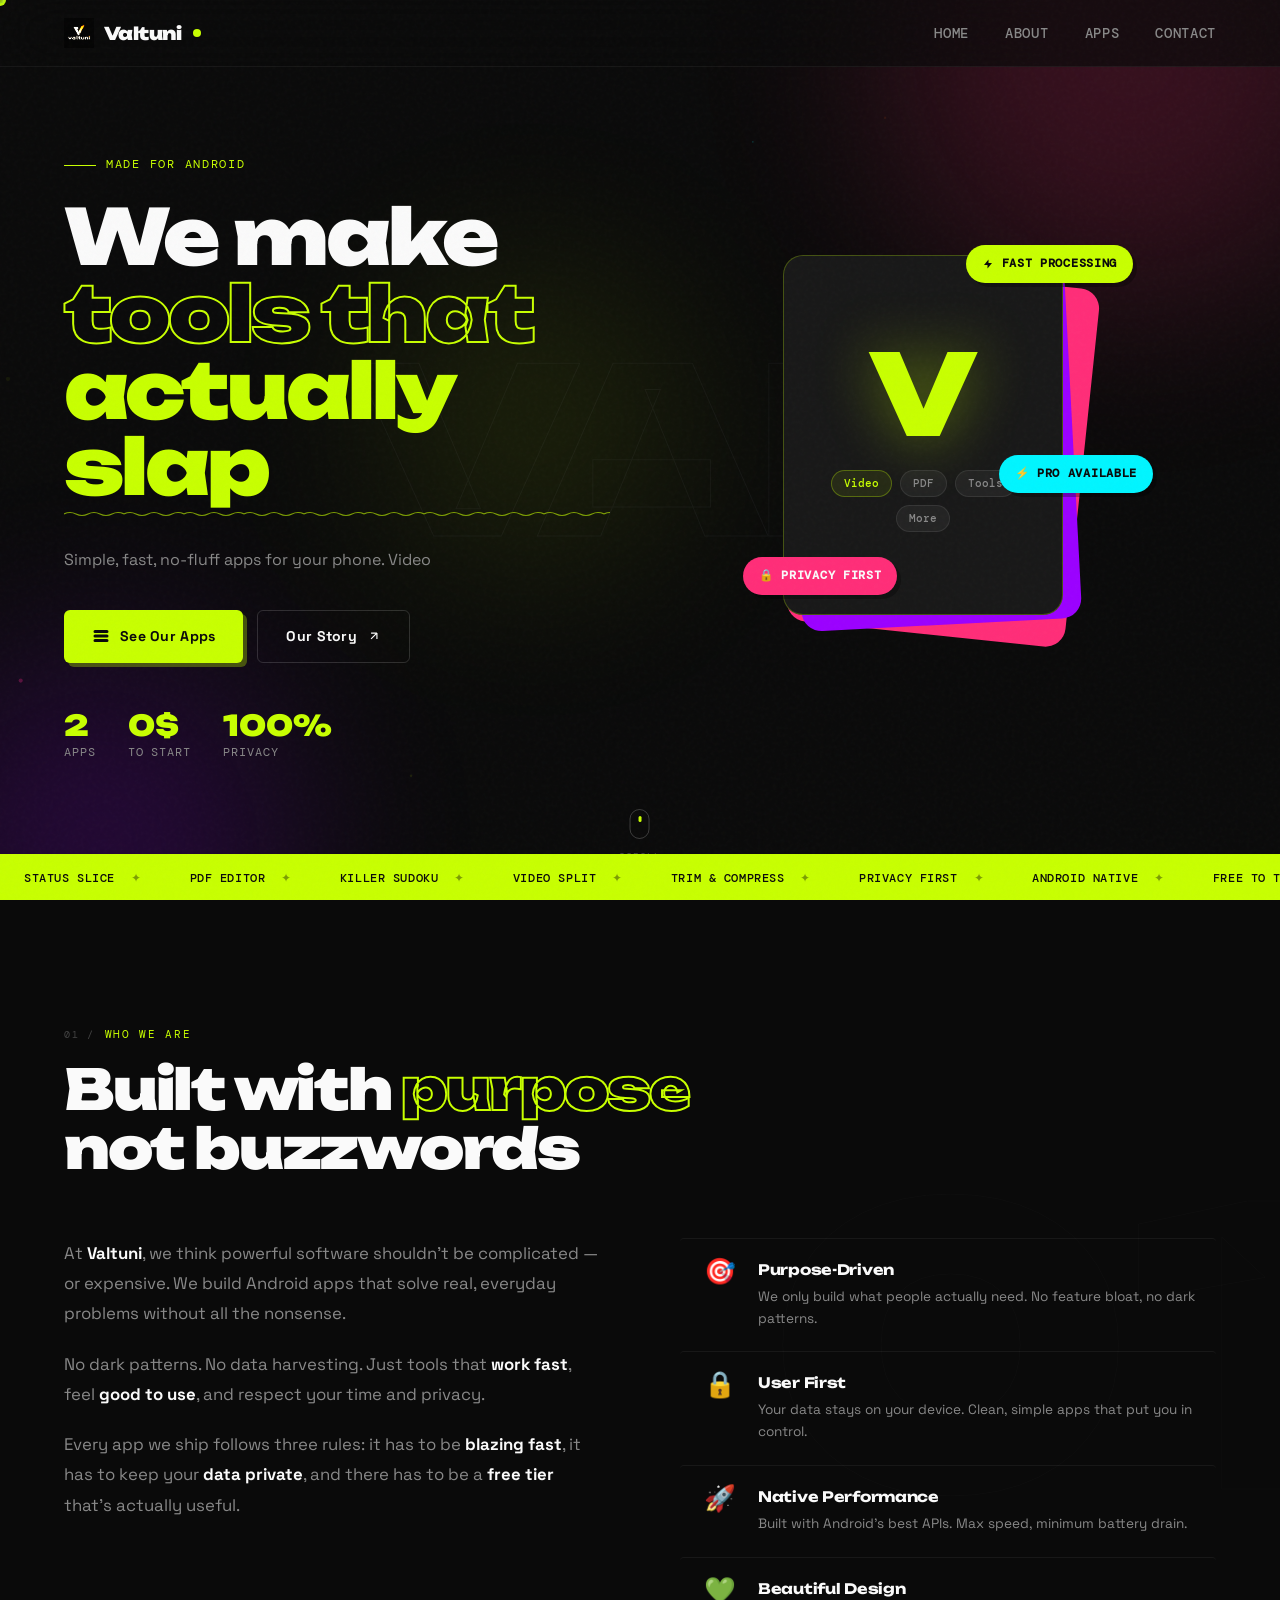
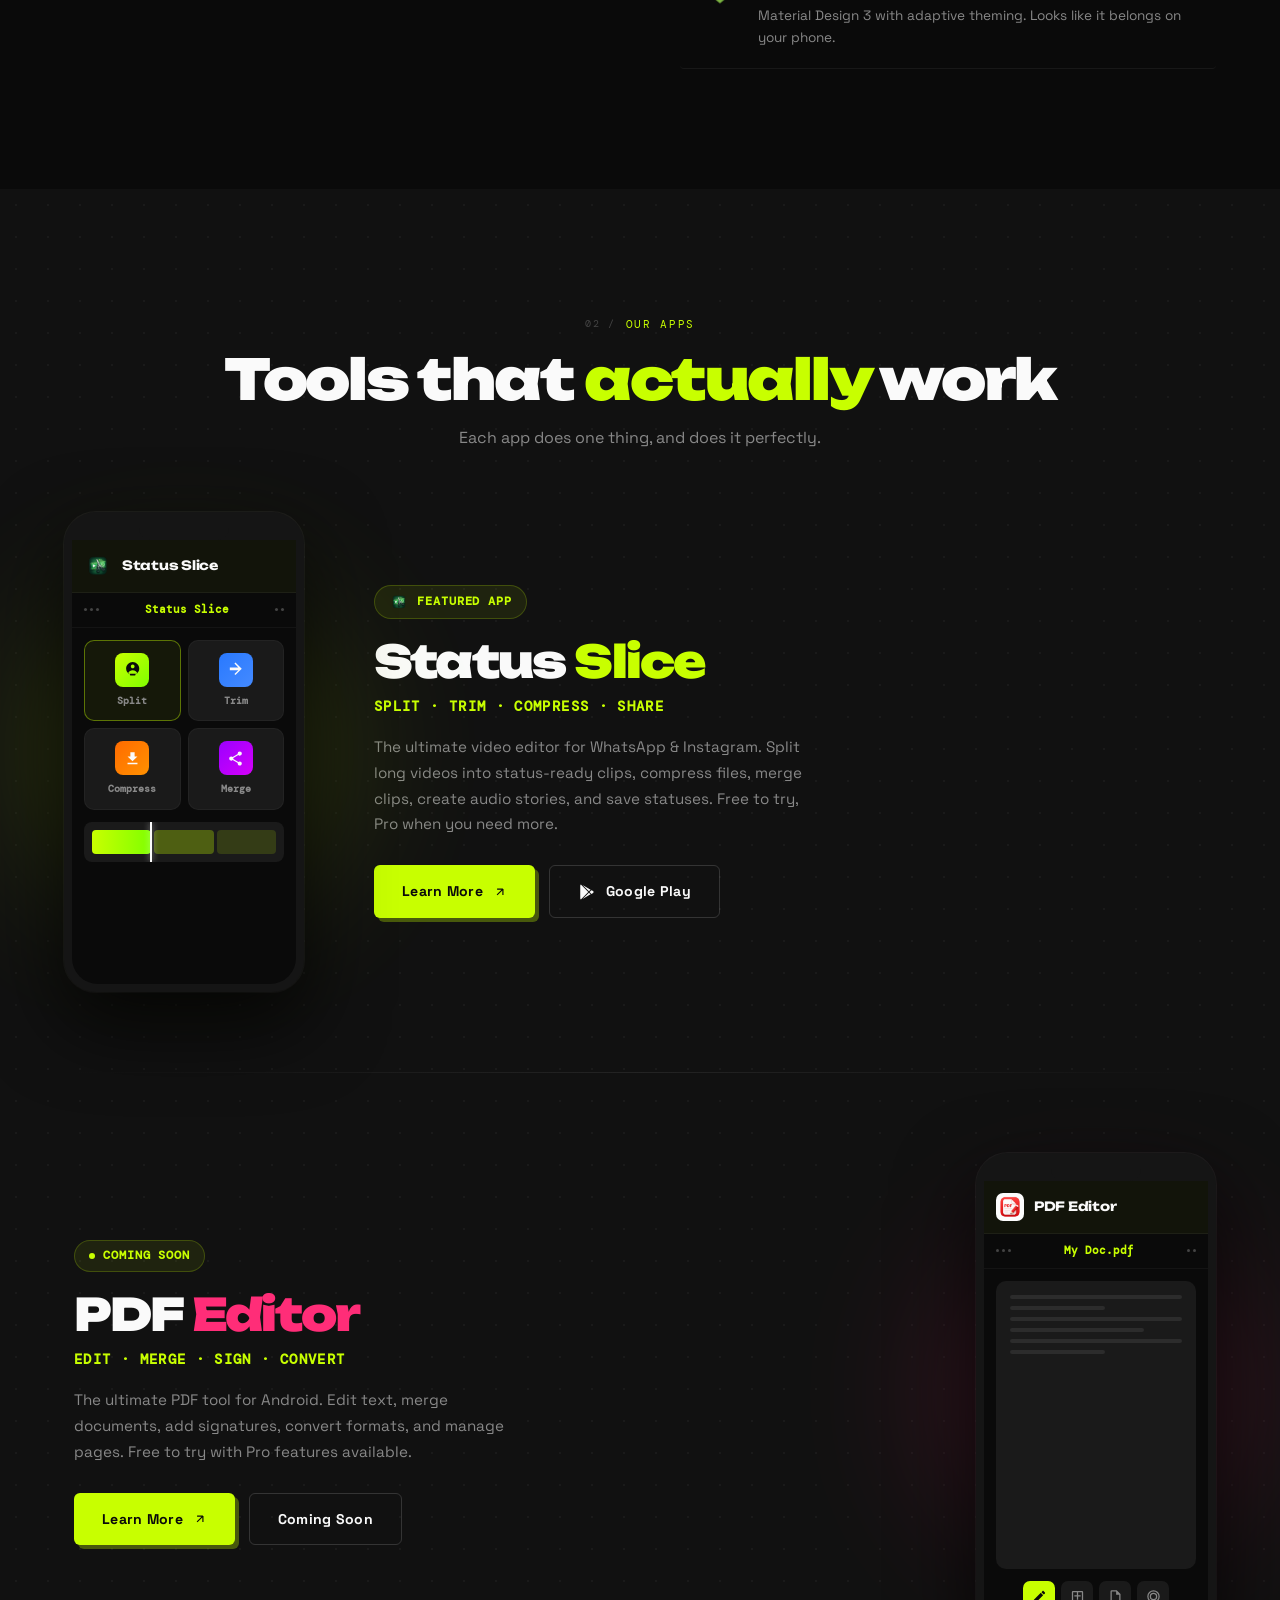
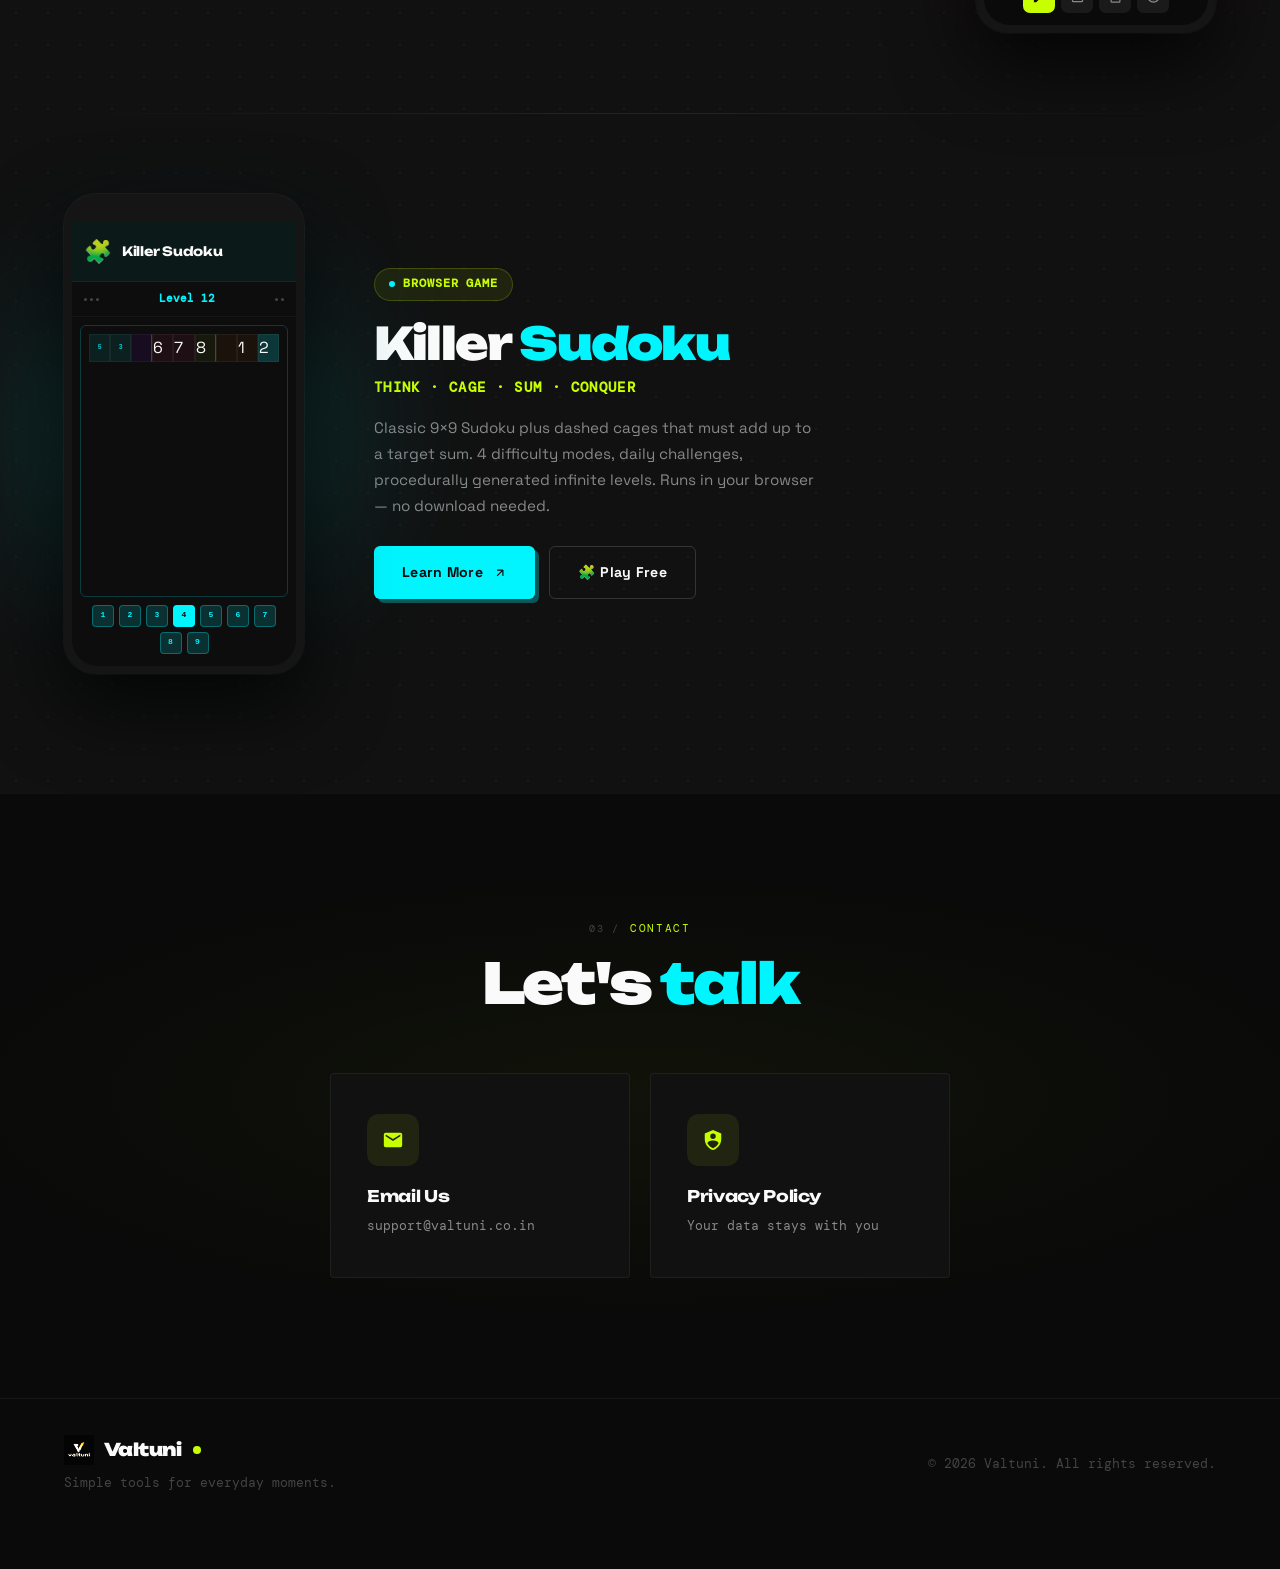
<file: index.html>
<!DOCTYPE html>
<html lang="en">
<head>
    <meta charset="UTF-8">
    <meta name="viewport" content="width=device-width, initial-scale=1.0">
    <title>Valtuni — Apps That Actually Slap</title>
    <meta name="description" content="Valtuni builds simple, powerful mobile applications and games that make everyday tasks easier. Explore Status Slice, PDF Editor, and Killer Sudoku.">
    <link rel="icon" type="image/x-icon" href="favicon.ico">
    <link rel="icon" type="image/png" sizes="32x32" href="favicon-32x32.png">
    <link rel="icon" type="image/png" sizes="16x16" href="favicon-16x16.png">
    <link rel="stylesheet" href="style.css">
    <link rel="preconnect" href="https://fonts.googleapis.com">
    <link rel="preconnect" href="https://fonts.gstatic.com" crossorigin>
    <link href="https://fonts.googleapis.com/css2?family=Space+Grotesk:wght@300;400;500;600;700&family=Unbounded:wght@400;700;900&family=DM+Mono:ital,wght@0,400;0,500;1,400&display=swap" rel="stylesheet">
</head>
<body>

    <!-- Custom Cursor -->
    <div id="cursor"></div>
    <div id="cursor-ring"></div>

    <!-- Canvas Particles -->
    <canvas id="particles"></canvas>

    <!-- Bottom Marquee Ticker -->
    <div class="ticker-wrap" aria-hidden="true">
        <div class="ticker-track" id="tickerTrack">
            <span class="ticker-item">Status Slice <span class="ticker-sep">✦</span></span>
            <span class="ticker-item">PDF Editor <span class="ticker-sep">✦</span></span>
            <span class="ticker-item">Killer Sudoku <span class="ticker-sep">✦</span></span>
            <span class="ticker-item">Video Split <span class="ticker-sep">✦</span></span>
            <span class="ticker-item">Trim & Compress <span class="ticker-sep">✦</span></span>
            <span class="ticker-item">Privacy First <span class="ticker-sep">✦</span></span>
            <span class="ticker-item">Android Native <span class="ticker-sep">✦</span></span>
            <span class="ticker-item">Free To Try <span class="ticker-sep">✦</span></span>
            <span class="ticker-item">Status Slice <span class="ticker-sep">✦</span></span>
            <span class="ticker-item">PDF Editor <span class="ticker-sep">✦</span></span>
            <span class="ticker-item">Killer Sudoku <span class="ticker-sep">✦</span></span>
            <span class="ticker-item">Video Split <span class="ticker-sep">✦</span></span>
            <span class="ticker-item">Trim & Compress <span class="ticker-sep">✦</span></span>
            <span class="ticker-item">Privacy First <span class="ticker-sep">✦</span></span>
            <span class="ticker-item">Android Native <span class="ticker-sep">✦</span></span>
            <span class="ticker-item">Free To Try <span class="ticker-sep">✦</span></span>
        </div>
    </div>

    <!-- Navbar -->
    <nav class="navbar" id="navbar">
        <div class="container nav-container">
            <a href="#" class="logo">
                <img src="valtuni logo.png" alt="Valtuni" class="logo-img">
                Valtuni<span class="logo-dot"></span>
            </a>
            <ul class="nav-links" id="navLinks">
                <li><a href="#home">Home</a></li>
                <li><a href="#about">About</a></li>
                <li><a href="#apps">Apps</a></li>
                <li><a href="#contact">Contact</a></li>
            </ul>
            <button class="menu-toggle" id="menuToggle" aria-label="Toggle menu">
                <span></span><span></span><span></span>
            </button>
        </div>
    </nav>

    <!-- ===== HERO ===== -->
    <section id="home" class="hero">
        <div class="hero-blob hero-blob-1"></div>
        <div class="hero-blob hero-blob-2"></div>
        <div class="hero-blob hero-blob-3"></div>
        <div class="hero-bg-text" aria-hidden="true">VAL</div>

        <div class="container hero-content">
            <div class="hero-text">
                <div class="hero-label">
                    <span class="hero-label-line"></span>
                    Made for Android
                </div>
                <h1>
                    <span class="hero-word-1">We make</span>
                    <span class="hero-word-2">tools that</span>
                    <span class="hero-word-3">actually slap</span>
                </h1>
                <p class="hero-desc">
                    Simple, fast, no-fluff apps for your phone. Video editing, PDF tools — free to try, powerful when you need it.
                </p>
                <div class="hero-buttons">
                    <a href="#apps" class="btn btn-primary btn-glow" id="heroExploreBtn">
                        <svg width="18" height="18" viewBox="0 0 24 24" fill="currentColor"><path d="M4,8A2,2 0 0,1 2,6A2,2 0 0,1 4,4H20A2,2 0 0,1 22,6A2,2 0 0,1 20,8H4M4,10H20A2,2 0 0,1 22,12A2,2 0 0,1 20,14H4A2,2 0 0,1 2,12A2,2 0 0,1 4,10M4,16H20A2,2 0 0,1 22,18A2,2 0 0,1 20,20H4A2,2 0 0,1 2,18A2,2 0 0,1 4,16Z"/></svg>
                        See Our Apps
                    </a>
                    <a href="#about" class="btn btn-outline" id="heroAboutBtn">
                        Our Story
                        <svg width="14" height="14" viewBox="0 0 24 24" fill="none" stroke="currentColor" stroke-width="2"><path d="M7 17L17 7M17 7H7M17 7V17"/></svg>
                    </a>
                </div>
                <div class="hero-stats">
                    <div class="hero-stat">
                        <span class="hero-stat-num" id="statApps">3</span>
                        <span class="hero-stat-label">Apps</span>
                    </div>
                    <div class="hero-stat">
                        <span class="hero-stat-num">0$</span>
                        <span class="hero-stat-label">To Start</span>
                    </div>
                    <div class="hero-stat">
                        <span class="hero-stat-num">100%</span>
                        <span class="hero-stat-label">Privacy</span>
                    </div>
                </div>
            </div>

            <div class="hero-visual">
                <div class="hero-card-stack">
                    <div class="hero-card hero-card-1"></div>
                    <div class="hero-card hero-card-2"></div>
                    <div class="hero-card hero-card-3">
                        <div class="card-v">V</div>
                        <div class="card-tags">
                            <span class="card-tag" id="ct1">Video</span>
                            <span class="card-tag" id="ct2">PDF</span>
                            <span class="card-tag" id="ct3">Tools</span>
                            <span class="card-tag" id="ct4">More</span>
                        </div>
                    </div>

                    <div class="hero-float-badge hero-float-badge-1">
                        <svg width="12" height="12" viewBox="0 0 24 24" fill="currentColor"><path d="M13,10V3L4,14H11V21L20,10H13Z"/></svg>
                        Fast Processing
                    </div>
                    <div class="hero-float-badge hero-float-badge-2">
                        🔒 Privacy First
                    </div>
                    <div class="hero-float-badge hero-float-badge-3">
                        ⚡ Pro Available
                    </div>
                </div>
            </div>
        </div>

        <div class="scroll-indicator">
            <div class="scroll-arrow"><div class="scroll-arrow-dot"></div></div>
            <span>Scroll</span>
        </div>
    </section>

    <!-- ===== ABOUT ===== -->
    <section id="about" class="about">
        <div class="about-num-decor" aria-hidden="true">01</div>
        <div class="container">
            <div class="section-header sr">
                <div class="section-label">
                    <span class="section-label-num">01 /</span> Who We Are
                </div>
                <h2>Built with <span class="hl-outline">purpose</span><br>not buzzwords</h2>
            </div>
            <div class="about-content">
                <div class="about-text sr-left">
                    <p>At <strong>Valtuni</strong>, we think powerful software shouldn't be complicated — or expensive. We build Android apps that solve real, everyday problems without all the nonsense.</p>
                    <p>No dark patterns. No data harvesting. Just tools that <strong>work fast</strong>, feel <strong>good to use</strong>, and respect your time and privacy.</p>
                    <p>Every app we ship follows three rules: it has to be <strong>blazing fast</strong>, it has to keep your <strong>data private</strong>, and there has to be a <strong>free tier</strong> that's actually useful.</p>
                </div>
                <div class="about-values sr-right">
                    <div class="value-card">
                        <div class="value-icon">🎯</div>
                        <div>
                            <h4>Purpose-Driven</h4>
                            <p>We only build what people actually need. No feature bloat, no dark patterns.</p>
                        </div>
                    </div>
                    <div class="value-card">
                        <div class="value-icon">🔒</div>
                        <div>
                            <h4>User First</h4>
                            <p>Your data stays on your device. Clean, simple apps that put you in control.</p>
                        </div>
                    </div>
                    <div class="value-card">
                        <div class="value-icon">🚀</div>
                        <div>
                            <h4>Native Performance</h4>
                            <p>Built with Android's best APIs. Max speed, minimum battery drain.</p>
                        </div>
                    </div>
                    <div class="value-card">
                        <div class="value-icon">💚</div>
                        <div>
                            <h4>Beautiful Design</h4>
                            <p>Material Design 3 with adaptive theming. Looks like it belongs on your phone.</p>
                        </div>
                    </div>
                </div>
            </div>
        </div>
    </section>

    <!-- ===== APPS ===== -->
    <section id="apps" class="apps">
        <div class="container">
            <div class="section-header center sr">
                <div class="section-label">
                    <span class="section-label-num">02 /</span> Our Apps
                </div>
                <h2>Tools that <span class="hl-lime">actually</span> work</h2>
                <p>Each app does one thing, and does it perfectly.</p>
            </div>

            <div class="app-showcase">

                <!-- Status Slice -->
                <div class="app-hero sr-scale">
                    <div class="app-hero-phone">
                        <div class="phone-wrapper">
                            <div class="phone-glow"></div>
                            <div class="phone-mockup">
                                <div class="phone-notch"></div>
                                <div class="phone-screen">
                                    <div class="app-logo-bar">
                                        <img src="status slice logo.png" alt="Status Slice" class="app-logo-img">
                                        <span class="app-logo-name">Status Slice</span>
                                    </div>
                                    <div class="app-header-bar">
                                        <div class="app-header-dots"><span></span><span></span><span></span></div>
                                        <span class="app-header-title">Status Slice</span>
                                        <div class="app-header-dots"><span></span><span></span></div>
                                    </div>
                                    <div class="app-content-preview">
                                        <div class="app-tool-card">
                                            <div class="app-tool-icon split-icon">
                                                <svg width="18" height="18" viewBox="0 0 24 24" fill="currentColor"><path d="M9.64,7.64C9.64,6.17 10.82,5 12.28,5C13.75,5 14.92,6.17 14.92,7.64C14.92,9.1 13.75,10.28 12.28,10.28C10.82,10.28 9.64,9.1 9.64,7.64M5.93,17.57C5.93,15.12 9.21,13.12 12.28,13.12C15.36,13.12 18.64,15.12 18.64,17.57V18H5.93V17.57M12.28,1.5C7.17,1.5 3,5.67 3,10.78C3,14.14 5.11,16.97 8.28,18.43L8.28,19.5C8.28,20.05 8.73,20.5 9.28,20.5H15.28C15.83,20.5 16.28,20.05 16.28,19.5L16.28,18.43C19.45,16.97 21.56,14.14 21.56,10.78C21.56,5.67 17.39,1.5 12.28,1.5Z"/></svg>
                                            </div>
                                            <span>Split</span>
                                        </div>
                                        <div class="app-tool-card">
                                            <div class="app-tool-icon trim-icon">
                                                <svg width="18" height="18" viewBox="0 0 24 24" fill="currentColor"><path d="M4,11V13H16L10.5,18.5L11.92,19.92L20.84,11L11.92,2.08L10.5,3.5L16,9H4V11Z"/></svg>
                                            </div>
                                            <span>Trim</span>
                                        </div>
                                        <div class="app-tool-card">
                                            <div class="app-tool-icon compress-icon">
                                                <svg width="18" height="18" viewBox="0 0 24 24" fill="currentColor"><path d="M19,9H15V3H9V9H5L12,16L19,9M5,18V20H19V18H5Z"/></svg>
                                            </div>
                                            <span>Compress</span>
                                        </div>
                                        <div class="app-tool-card">
                                            <div class="app-tool-icon merge-icon">
                                                <svg width="18" height="18" viewBox="0 0 24 24" fill="currentColor"><path d="M18,16.08C17.24,16.08 16.56,16.38 16.04,16.85L8.91,12.7C8.96,12.47 9,12.24 9,12C9,11.76 8.96,11.53 8.91,11.3L15.96,7.19C16.5,7.69 17.21,8 18,8A3,3 0 0,0 21,5A3,3 0 0,0 18,2A3,3 0 0,0 15,5C15,5.24 15.04,5.47 15.09,5.7L8.04,9.81C7.5,9.31 6.79,9 6,9A3,3 0 0,0 3,12A3,3 0 0,0 6,15C6.79,15 7.5,14.69 8.04,14.19L15.16,18.35C15.11,18.56 15.08,18.78 15.08,19C15.08,20.61 16.39,21.92 18,21.92C19.61,21.92 20.92,20.61 20.92,19C20.92,17.39 19.61,16.08 18,16.08Z"/></svg>
                                            </div>
                                            <span>Merge</span>
                                        </div>
                                    </div>
                                    <div class="video-timeline-preview">
                                        <div class="timeline-bar">
                                            <div class="timeline-segment seg-1"></div>
                                            <div class="timeline-segment seg-2"></div>
                                            <div class="timeline-segment seg-3"></div>
                                        </div>
                                        <div class="timeline-cursor"></div>
                                    </div>
                                </div>
                            </div>
                        </div>
                    </div>
                    <div class="app-hero-info">
                        <div class="app-card-badge">
                            <img src="status slice logo.png" alt="Status Slice" class="app-badge-icon">
                            <span>Featured App</span>
                        </div>
                        <h3>Status <span class="hl-lime">Slice</span></h3>
                        <p class="app-tagline">Split · Trim · Compress · Share</p>
                        <p class="app-description">The ultimate video editor for WhatsApp & Instagram. Split long videos into status-ready clips, compress files, merge clips, create audio stories, and save statuses. Free to try, Pro when you need more.</p>
                        <div class="app-hero-buttons">
                            <a href="statusslice/" class="btn btn-primary btn-glow" id="ssLearnBtn">
                                Learn More
                                <svg width="14" height="14" viewBox="0 0 24 24" fill="none" stroke="currentColor" stroke-width="2"><path d="M7 17L17 7M17 7H7M17 7V17"/></svg>
                            </a>
                            <a href="#" class="btn btn-outline" id="ssPlayBtn">
                                <svg width="18" height="18" viewBox="0 0 24 24" fill="currentColor"><path d="M3,20.5V3.5C3,2.91 3.34,2.39 3.84,2.15L13.69,12L3.84,21.85C3.34,21.61 3,21.09 3,20.5M16.81,15.12L6.05,21.34L14.54,12.85L16.81,15.12M20.16,10.81C20.5,11.08 20.75,11.5 20.75,12C20.75,12.5 20.5,12.92 20.16,13.19L17.89,14.5L15.39,12L17.89,9.5L20.16,10.81M6.05,2.66L16.81,8.88L14.54,11.15L6.05,2.66Z"/></svg>
                                Google Play
                            </a>
                        </div>
                    </div>
                </div>

                <div class="app-divider"></div>

                <!-- PDF Editor -->
                <div class="app-hero reverse sr-scale">
                    <div class="app-hero-info">
                        <div class="app-card-badge">
                            <span class="badge-dot"></span>
                            <span>Coming Soon</span>
                        </div>
                        <h3>PDF <span class="hl-pink">Editor</span></h3>
                        <p class="app-tagline">Edit · Merge · Sign · Convert</p>
                        <p class="app-description">The ultimate PDF tool for Android. Edit text, merge documents, add signatures, convert formats, and manage pages. Free to try with Pro features available.</p>
                        <div class="app-hero-buttons">
                            <a href="pdfeditor/" class="btn btn-primary btn-glow" id="pdfLearnBtn">
                                Learn More
                                <svg width="14" height="14" viewBox="0 0 24 24" fill="none" stroke="currentColor" stroke-width="2"><path d="M7 17L17 7M17 7H7M17 7V17"/></svg>
                            </a>
                            <a href="pdfeditor/#download" class="btn btn-outline" id="pdfSoonBtn">
                                Coming Soon
                            </a>
                        </div>
                    </div>
                    <div class="app-hero-phone">
                        <div class="phone-wrapper">
                            <div class="phone-glow"></div>
                            <div class="phone-mockup">
                                <div class="phone-notch"></div>
                                <div class="phone-screen">
                                    <div class="app-logo-bar">
                                        <img src="PDF EDITOR LOGO.png" alt="PDF Editor" class="app-logo-img">
                                        <span class="app-logo-name">PDF Editor</span>
                                    </div>
                                    <div class="app-header-bar">
                                        <div class="app-header-dots"><span></span><span></span><span></span></div>
                                        <span class="app-header-title">My Doc.pdf</span>
                                        <div class="app-header-dots"><span></span><span></span></div>
                                    </div>
                                    <div class="pdf-preview-area">
                                        <div class="pdf-line"></div>
                                        <div class="pdf-line short"></div>
                                        <div class="pdf-line"></div>
                                        <div class="pdf-line medium"></div>
                                        <div class="pdf-line"></div>
                                        <div class="pdf-line short"></div>
                                    </div>
                                    <div class="pdf-toolbar">
                                        <div class="pdf-tool-btn active">
                                            <svg width="15" height="15" viewBox="0 0 24 24" fill="currentColor"><path d="M3,17.25V21H6.75L17.81,9.94L14.06,6.19L3,17.25M20.71,7.04C21.1,6.65 21.1,6.02 20.71,5.63L18.37,3.29C17.98,2.9 17.35,2.9 16.96,3.29L15.13,5.12L18.88,8.87L20.71,7.04Z"/></svg>
                                        </div>
                                        <div class="pdf-tool-btn">
                                            <svg width="15" height="15" viewBox="0 0 24 24" fill="currentColor"><path d="M19,3H5C3.89,3 3,3.89 3,5V19A2,2 0 0,0 5,21H19A2,2 0 0,0 21,19V5C21,3.89 20.1,3 19,3M19,19H5V5H19V19M17,12H13V17H11V12H7V10H11V5H13V10H17V12Z"/></svg>
                                        </div>
                                        <div class="pdf-tool-btn">
                                            <svg width="15" height="15" viewBox="0 0 24 24" fill="currentColor"><path d="M14,2H6A2,2 0 0,0 4,4V20A2,2 0 0,0 6,22H18A2,2 0 0,0 20,20V8L14,2M18,20H6V4H13V9H18V20Z"/></svg>
                                        </div>
                                        <div class="pdf-tool-btn">
                                            <svg width="15" height="15" viewBox="0 0 24 24" fill="currentColor"><path d="M12,2A10,10 0 0,1 22,12A10,10 0 0,1 12,22A10,10 0 0,1 2,12A10,10 0 0,1 12,2M12,4A8,8 0 0,0 4,12A8,8 0 0,0 12,20A8,8 0 0,0 20,12A8,8 0 0,0 12,4M12,6A6,6 0 0,1 18,12A6,6 0 0,1 12,18A6,6 0 0,1 6,12A6,6 0 0,1 12,6M12,8A4,4 0 0,0 8,12A4,4 0 0,0 12,16A4,4 0 0,0 16,12A4,4 0 0,0 12,8Z"/></svg>
                                        </div>
                                    </div>
                                </div>
                            </div>
                        </div>
                    </div>
                </div>

                <div class="app-divider"></div>

                <!-- Killer Sudoku -->
                <div class="app-hero sr-scale">
                    <div class="app-hero-phone">
                        <div class="phone-wrapper">
                            <div class="phone-glow" style="background:#00F5FF"></div>
                            <div class="phone-mockup">
                                <div class="phone-notch"></div>
                                <div class="phone-screen" style="background:#0d0d0d">
                                    <div class="app-logo-bar" style="background:rgba(0,245,255,0.05)">
                                        <span style="font-size:1.4rem">🧩</span>
                                        <span class="app-logo-name">Killer Sudoku</span>
                                    </div>
                                    <div class="app-header-bar">
                                        <div class="app-header-dots"><span></span><span></span><span></span></div>
                                        <span class="app-header-title" style="color:#00F5FF">Level 12</span>
                                        <div class="app-header-dots"><span></span><span></span></div>
                                    </div>
                                    <!-- Mini sudoku grid preview -->
                                    <div style="padding:8px;flex:1;display:grid;grid-template-columns:repeat(9,1fr);grid-template-rows:repeat(9,1fr);gap:0;border:1px solid rgba(0,245,255,0.2);border-radius:6px;margin:8px;">
                                        <div style="background:rgba(0,245,255,0.08);border:0.5px solid rgba(255,255,255,0.05);display:flex;align-items:center;justify-content:center;font-size:0.4rem;font-family:monospace;font-weight:700;color:rgba(0,245,255,0.8);">5</div>
                                        <div style="background:rgba(0,245,255,0.08);border:0.5px solid rgba(255,255,255,0.05);display:flex;align-items:center;justify-content:center;font-size:0.4rem;font-family:monospace;font-weight:700;color:rgba(0,245,255,0.8);">3</div>
                                        <div style="background:rgba(155,0,255,0.08);border:0.5px solid rgba(255,255,255,0.05);border-right:1px solid rgba(0,245,255,0.3);"></div>
                                        <div style="background:rgba(255,45,120,0.07);border:0.5px solid rgba(255,255,255,0.05);">6</div>
                                        <div style="background:rgba(255,45,120,0.07);border:0.5px solid rgba(255,255,255,0.05);">7</div>
                                        <div style="background:rgba(200,255,0,0.05);border:0.5px solid rgba(255,255,255,0.05);border-right:1px solid rgba(0,245,255,0.3);">8</div>
                                        <div style="background:rgba(255,107,0,0.06);border:0.5px solid rgba(255,255,255,0.05);"></div>
                                        <div style="background:rgba(255,107,0,0.06);border:0.5px solid rgba(255,255,255,0.05);">1</div>
                                        <div style="background:rgba(0,245,255,0.18);border:0.5px solid rgba(255,255,255,0.05);animation:cellPulse 1.5s ease-in-out infinite;">2</div>
                                    </div>
                                    <style>@keyframes cellPulse{0%,100%{background:rgba(0,245,255,0.12)}50%{background:rgba(0,245,255,0.28)}}</style>
                                    <div style="display:flex;gap:5px;justify-content:center;padding:0 10px 12px;flex-wrap:wrap;">
                                        <div style="width:22px;height:22px;background:rgba(0,245,255,0.15);border:1px solid rgba(0,245,255,0.3);border-radius:4px;display:flex;align-items:center;justify-content:center;font-size:0.5rem;font-weight:700;font-family:monospace;color:#00F5FF;">1</div>
                                        <div style="width:22px;height:22px;background:rgba(0,245,255,0.15);border:1px solid rgba(0,245,255,0.3);border-radius:4px;display:flex;align-items:center;justify-content:center;font-size:0.5rem;font-weight:700;font-family:monospace;color:#00F5FF;">2</div>
                                        <div style="width:22px;height:22px;background:rgba(0,245,255,0.15);border:1px solid rgba(0,245,255,0.3);border-radius:4px;display:flex;align-items:center;justify-content:center;font-size:0.5rem;font-weight:700;font-family:monospace;color:#00F5FF;">3</div>
                                        <div style="width:22px;height:22px;background:#00F5FF;border-radius:4px;display:flex;align-items:center;justify-content:center;font-size:0.5rem;font-weight:700;font-family:monospace;color:#0a0a0a;">4</div>
                                        <div style="width:22px;height:22px;background:rgba(0,245,255,0.15);border:1px solid rgba(0,245,255,0.3);border-radius:4px;display:flex;align-items:center;justify-content:center;font-size:0.5rem;font-weight:700;font-family:monospace;color:#00F5FF;">5</div>
                                        <div style="width:22px;height:22px;background:rgba(0,245,255,0.15);border:1px solid rgba(0,245,255,0.3);border-radius:4px;display:flex;align-items:center;justify-content:center;font-size:0.5rem;font-weight:700;font-family:monospace;color:#00F5FF;">6</div>
                                        <div style="width:22px;height:22px;background:rgba(0,245,255,0.15);border:1px solid rgba(0,245,255,0.3);border-radius:4px;display:flex;align-items:center;justify-content:center;font-size:0.5rem;font-weight:700;font-family:monospace;color:#00F5FF;">7</div>
                                        <div style="width:22px;height:22px;background:rgba(0,245,255,0.15);border:1px solid rgba(0,245,255,0.3);border-radius:4px;display:flex;align-items:center;justify-content:center;font-size:0.5rem;font-weight:700;font-family:monospace;color:#00F5FF;">8</div>
                                        <div style="width:22px;height:22px;background:rgba(0,245,255,0.15);border:1px solid rgba(0,245,255,0.3);border-radius:4px;display:flex;align-items:center;justify-content:center;font-size:0.5rem;font-weight:700;font-family:monospace;color:#00F5FF;">9</div>
                                    </div>
                                </div>
                            </div>
                        </div>
                    </div>
                    <div class="app-hero-info">
                        <div class="app-card-badge">
                            <span class="badge-dot" style="background:#00F5FF"></span>
                            <span>Browser Game</span>
                        </div>
                        <h3>Killer <span style="color:#00F5FF">Sudoku</span></h3>
                        <p class="app-tagline">Think · Cage · Sum · Conquer</p>
                        <p class="app-description">Classic 9×9 Sudoku plus dashed cages that must add up to a target sum. 4 difficulty modes, daily challenges, procedurally generated infinite levels. Runs in your browser — no download needed.</p>
                        <div class="app-hero-buttons">
                            <a href="killersudoku/" class="btn btn-primary btn-glow" id="ksLearnBtn" style="background:#00F5FF;color:#0a0a0a;box-shadow:4px 4px 0 rgba(0,245,255,0.3);">
                                Learn More
                                <svg width="14" height="14" viewBox="0 0 24 24" fill="none" stroke="currentColor" stroke-width="2"><path d="M7 17L17 7M17 7H7M17 7V17"/></svg>
                            </a>
                            <a href="killersudoku/#play" class="btn btn-outline" id="ksPlayBtn">
                                🧩 Play Free
                            </a>
                        </div>
                    </div>
                </div>

            </div>
        </div>
    </section>

    <!-- ===== CONTACT ===== -->
    <section id="contact" class="contact">
        <div class="container">
            <div class="section-header center sr">
                <div class="section-label">
                    <span class="section-label-num">03 /</span> Contact
                </div>
                <h2>Let's <span class="hl-cyan">talk</span></h2>
            </div>
            <div class="contact-grid">
                <a href="mailto:support@valtuni.co.in" class="contact-card sr sr-d1" id="contactEmail">
                    <div class="contact-icon">
                        <svg width="22" height="22" viewBox="0 0 24 24" fill="currentColor"><path d="M20,4H4C2.89,4 2,4.89 2,6V18A2,2 0 0,0 4,20H20A2,2 0 0,0 22,18V6C22,4.89 21.1,4 20,4M20,8L12,13L4,8V6L12,11L20,6V8Z"/></svg>
                    </div>
                    <h3>Email Us</h3>
                    <p>support@valtuni.co.in</p>
                </a>
                <a href="privacy.html" class="contact-card sr sr-d2" id="contactPrivacy">
                    <div class="contact-icon">
                        <svg width="22" height="22" viewBox="0 0 24 24" fill="currentColor"><path d="M12,1L3,5V11C3,16.55 6.84,21.74 12,23C17.16,21.74 21,16.55 21,11V5L12,1M12,5A3,3 0 0,1 15,8A3,3 0 0,1 12,11A3,3 0 0,1 9,8A3,3 0 0,1 12,5M17.13,17C15.92,18.85 14.11,20.24 12,20.92C9.89,20.24 8.08,18.85 6.87,17C6.53,16.5 6.24,15.97 6,15.41C6,13.82 8.71,12.5 12,12.5C15.29,12.5 18,13.82 18,15.41C17.76,15.97 17.47,16.5 17.13,17Z"/></svg>
                    </div>
                    <h3>Privacy Policy</h3>
                    <p>Your data stays with you</p>
                </a>
            </div>
        </div>
    </section>

    <!-- ===== FOOTER ===== -->
    <footer class="footer">
        <div class="container footer-content">
            <div class="footer-left">
                <a href="./" class="logo">
                    <img src="valtuni logo.png" alt="Valtuni" class="logo-img">
                    Valtuni<span class="logo-dot"></span>
                </a>
                <p>Simple tools for everyday moments.</p>
            </div>
            <div class="footer-right">
                <p>&copy; 2026 Valtuni. All rights reserved.</p>
            </div>
        </div>
    </footer>

    <script src="app.js"></script>
</body>
</html>
</file>
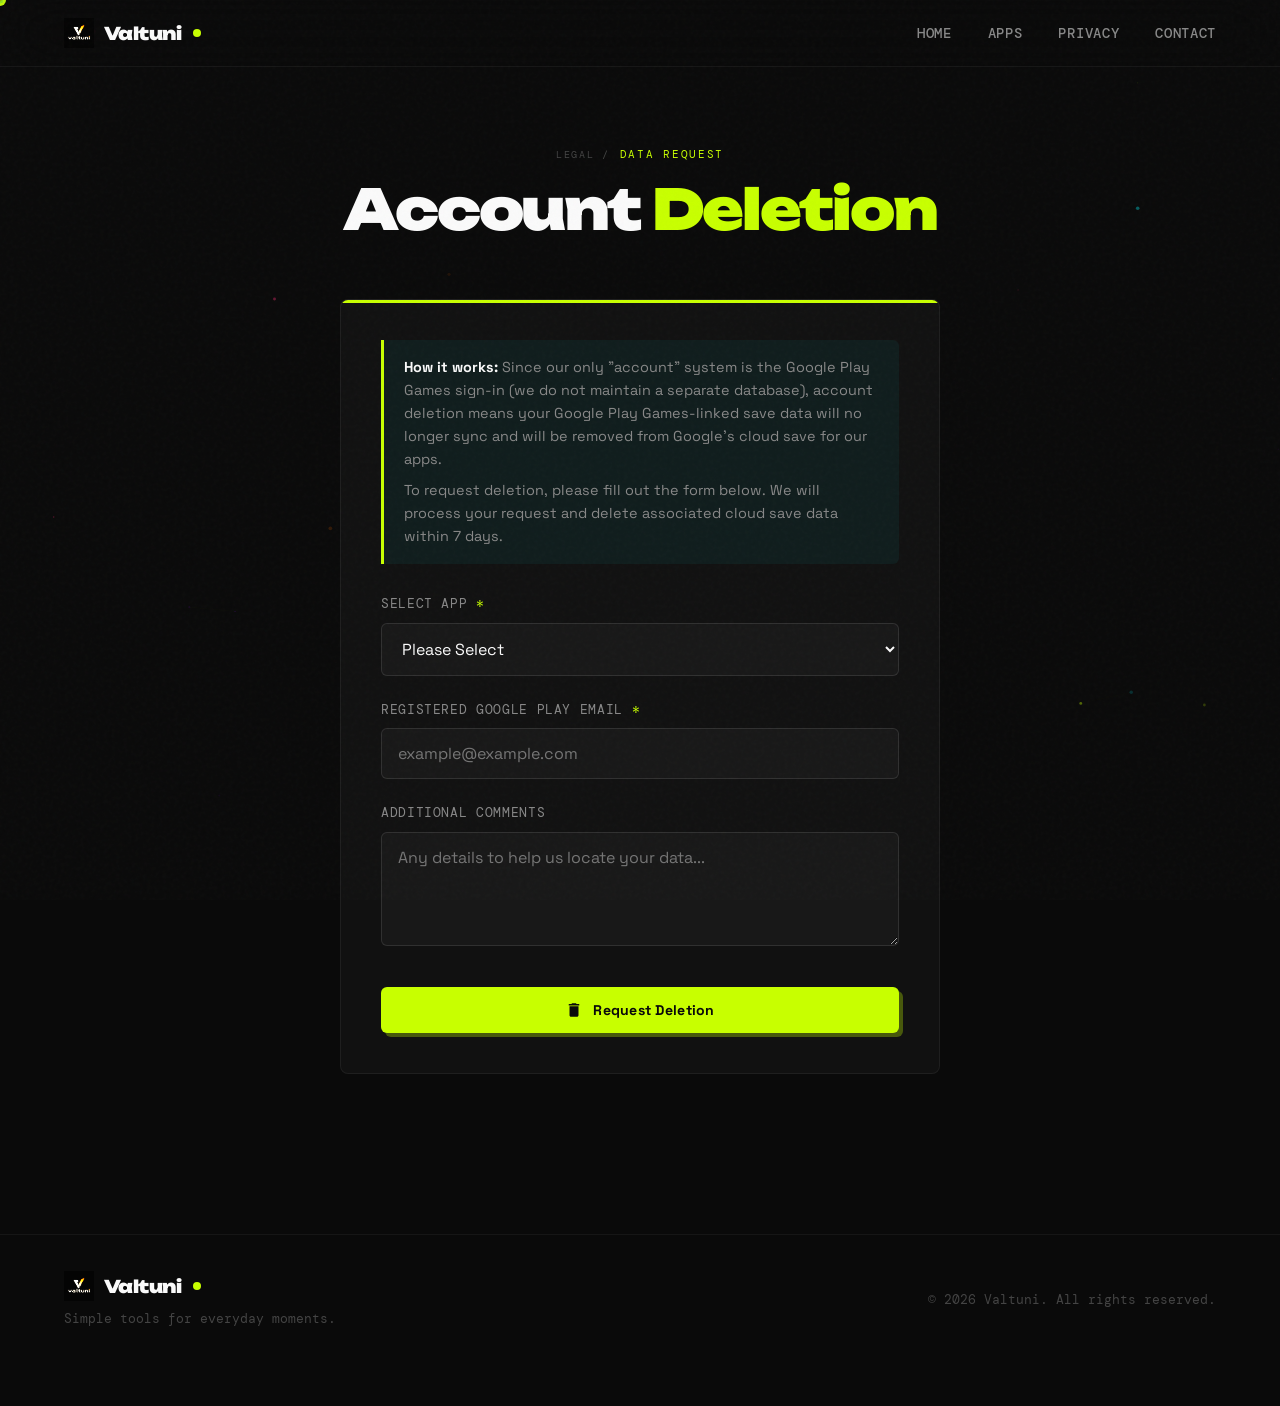
<file: account-deletion/index.html>
<!DOCTYPE html>
<html lang="en">
<head>
    <meta charset="UTF-8">
    <meta name="viewport" content="width=device-width, initial-scale=1.0">
    <title>Account Deletion Request | Valtuni</title>
    <meta name="description" content="Request account and data deletion for Valtuni apps (Daily Killer Sudoku, Status Slice, PDF Editor).">
    <link rel="icon" type="image/x-icon" href="../favicon.ico">
    <link rel="icon" type="image/png" sizes="32x32" href="../favicon-32x32.png">
    <link rel="stylesheet" href="../style.css">
    <link rel="preconnect" href="https://fonts.googleapis.com">
    <link rel="preconnect" href="https://fonts.gstatic.com" crossorigin>
    <link href="https://fonts.googleapis.com/css2?family=Space+Grotesk:wght@300;400;500;600;700&family=Unbounded:wght@400;700;900&family=DM+Mono:wght@400;500&display=swap" rel="stylesheet">
    <style>
        .page-content { padding-top: 140px; min-height: 100vh; padding-bottom: 80px; }
        .form-container {
            background: var(--dark2);
            border: 1.5px solid rgba(255,255,255,0.06);
            border-radius: 8px;
            padding: 40px;
            max-width: 600px;
            margin: 0 auto;
            position: relative;
            overflow: hidden;
        }
        .form-container::before {
            content: ''; position: absolute; top: 0; left: 0; right: 0; height: 3px; background: var(--lime);
        }
        .form-group { margin-bottom: 24px; }
        .form-group label {
            display: block;
            font-family: var(--font-mono);
            font-size: 0.8rem;
            color: var(--gray);
            margin-bottom: 8px;
            text-transform: uppercase;
            letter-spacing: 0.05em;
        }
        .form-control {
            width: 100%;
            background: var(--dark3);
            border: 1.5px solid rgba(255,255,255,0.1);
            color: var(--white);
            padding: 14px 16px;
            border-radius: 6px;
            font-family: var(--font-body);
            font-size: 1rem;
            transition: border-color 0.3s, box-shadow 0.3s;
        }
        .form-control:focus {
            outline: none;
            border-color: var(--lime);
            box-shadow: 0 0 0 3px rgba(0,245,255,0.15);
        }
        .form-control option { background: var(--dark3); color: var(--white); }
        .info-box {
            background: rgba(0,245,255,0.05);
            border-left: 3px solid var(--lime);
            padding: 16px 20px;
            margin-bottom: 30px;
            border-radius: 0 6px 6px 0;
        }
        .info-box p { font-size: 0.9rem; color: var(--gray); margin-bottom: 8px; line-height: 1.6; }
        .info-box p:last-child { margin-bottom: 0; }
        .info-box strong { color: var(--white); }
        .submit-btn { width: 100%; justify-content: center; margin-top: 10px; cursor: pointer; }
    </style>
</head>
<body>

    <div id="cursor"></div>
    <div id="cursor-ring"></div>
    <canvas id="particles"></canvas>

    <nav class="navbar" id="navbar">
        <div class="container nav-container">
            <a href="../" class="logo">
                <img src="../valtuni logo.png" alt="Valtuni" class="logo-img">
                Valtuni<span class="logo-dot"></span>
            </a>
            <ul class="nav-links" id="navLinks">
                <li><a href="../">Home</a></li>
                <li><a href="../#apps">Apps</a></li>
                <li><a href="../privacy.html">Privacy</a></li>
                <li><a href="../#contact">Contact</a></li>
            </ul>
        </div>
    </nav>

    <main class="page-content">
        <div class="container">
            <div class="section-header center sr">
                <div class="section-label"><span class="section-label-num">Legal /</span> Data Request</div>
                <h2>Account <span class="hl-lime">Deletion</span></h2>
            </div>

            <div class="form-container sr-scale">
                <div class="info-box">
                    <p><strong>How it works:</strong> Since our only "account" system is the Google Play Games sign-in (we do not maintain a separate database), account deletion means your Google Play Games-linked save data will no longer sync and will be removed from Google's cloud save for our apps.</p>
                    <p>To request deletion, please fill out the form below. We will process your request and delete associated cloud save data within 7 days.</p>
                </div>

                <form action="https://submit.jotform.com/submit/261872650070051" method="post" accept-charset="utf-8" autocomplete="on">
                    <input type="hidden" name="formID" value="261872650070051" />
                    <input type="hidden" name="simple_spc" value="261872650070051-261872650070051" />
                    <input type="hidden" name="thankurl" value="https://www.valtuni.co.in/account-deletion/thank-you.html" />

                    <div class="form-group">
                        <label for="input_2">Select App <span style="color:var(--lime)">*</span></label>
                        <select id="input_2" name="q2_q2_dropdown0" class="form-control" required>
                            <option value="">Please Select</option>
                            <option value="Daily Killer Sudoku">Daily Killer Sudoku</option>
                            <option value="Status Slice">Status Slice</option>
                            <option value="PDF Editor">PDF Editor</option>
                            <option value="Other">Other</option>
                        </select>
                    </div>

                    <div class="form-group">
                        <label for="input_3">Registered Google Play Email <span style="color:var(--lime)">*</span></label>
                        <input type="email" id="input_3" name="q3_q3_email1" class="form-control" placeholder="example@example.com" required />
                    </div>

                    <div class="form-group">
                        <label for="input_4">Additional Comments</label>
                        <textarea id="input_4" name="q4_q4_textarea2" class="form-control" rows="4" placeholder="Any details to help us locate your data..."></textarea>
                    </div>

                    <button type="submit" class="btn btn-primary btn-glow submit-btn">
                        <svg width="18" height="18" viewBox="0 0 24 24" fill="currentColor"><path d="M19 4H15.5L14.5 3H9.5L8.5 4H5V6H19V4M6 19C6 20.1 6.9 21 8 21H16C17.1 21 18 20.1 18 19V7H6V19Z"/></svg>
                        Request Deletion
                    </button>
                </form>
            </div>
        </div>
    </main>

    <footer class="footer" style="margin-top:80px;">
        <div class="container footer-content">
            <div class="footer-left">
                <a href="../" class="logo">
                    <img src="../valtuni logo.png" alt="Valtuni" class="logo-img">
                    Valtuni<span class="logo-dot"></span>
                </a>
                <p>Simple tools for everyday moments.</p>
            </div>
            <div class="footer-right"><p>&copy; 2026 Valtuni. All rights reserved.</p></div>
        </div>
    </footer>

    <script src="../app.js"></script>

</body>
</html>
</file>
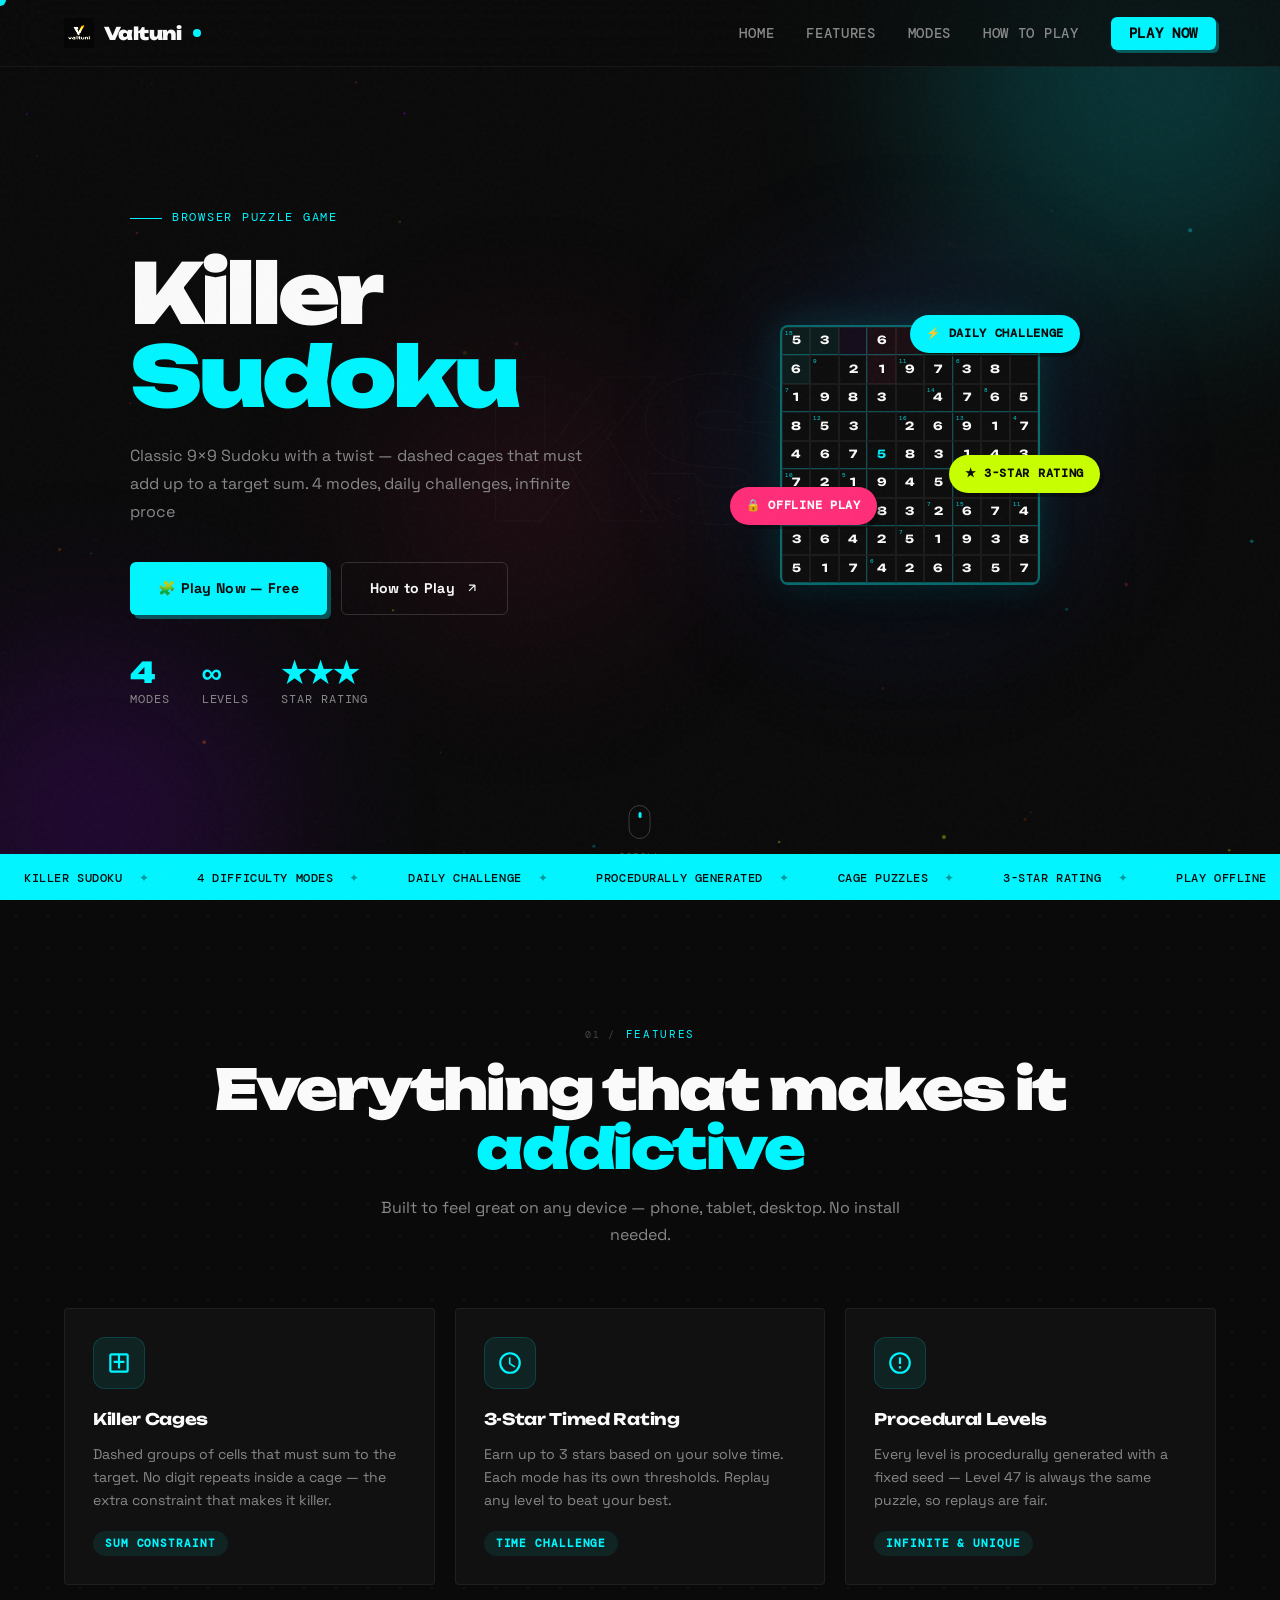
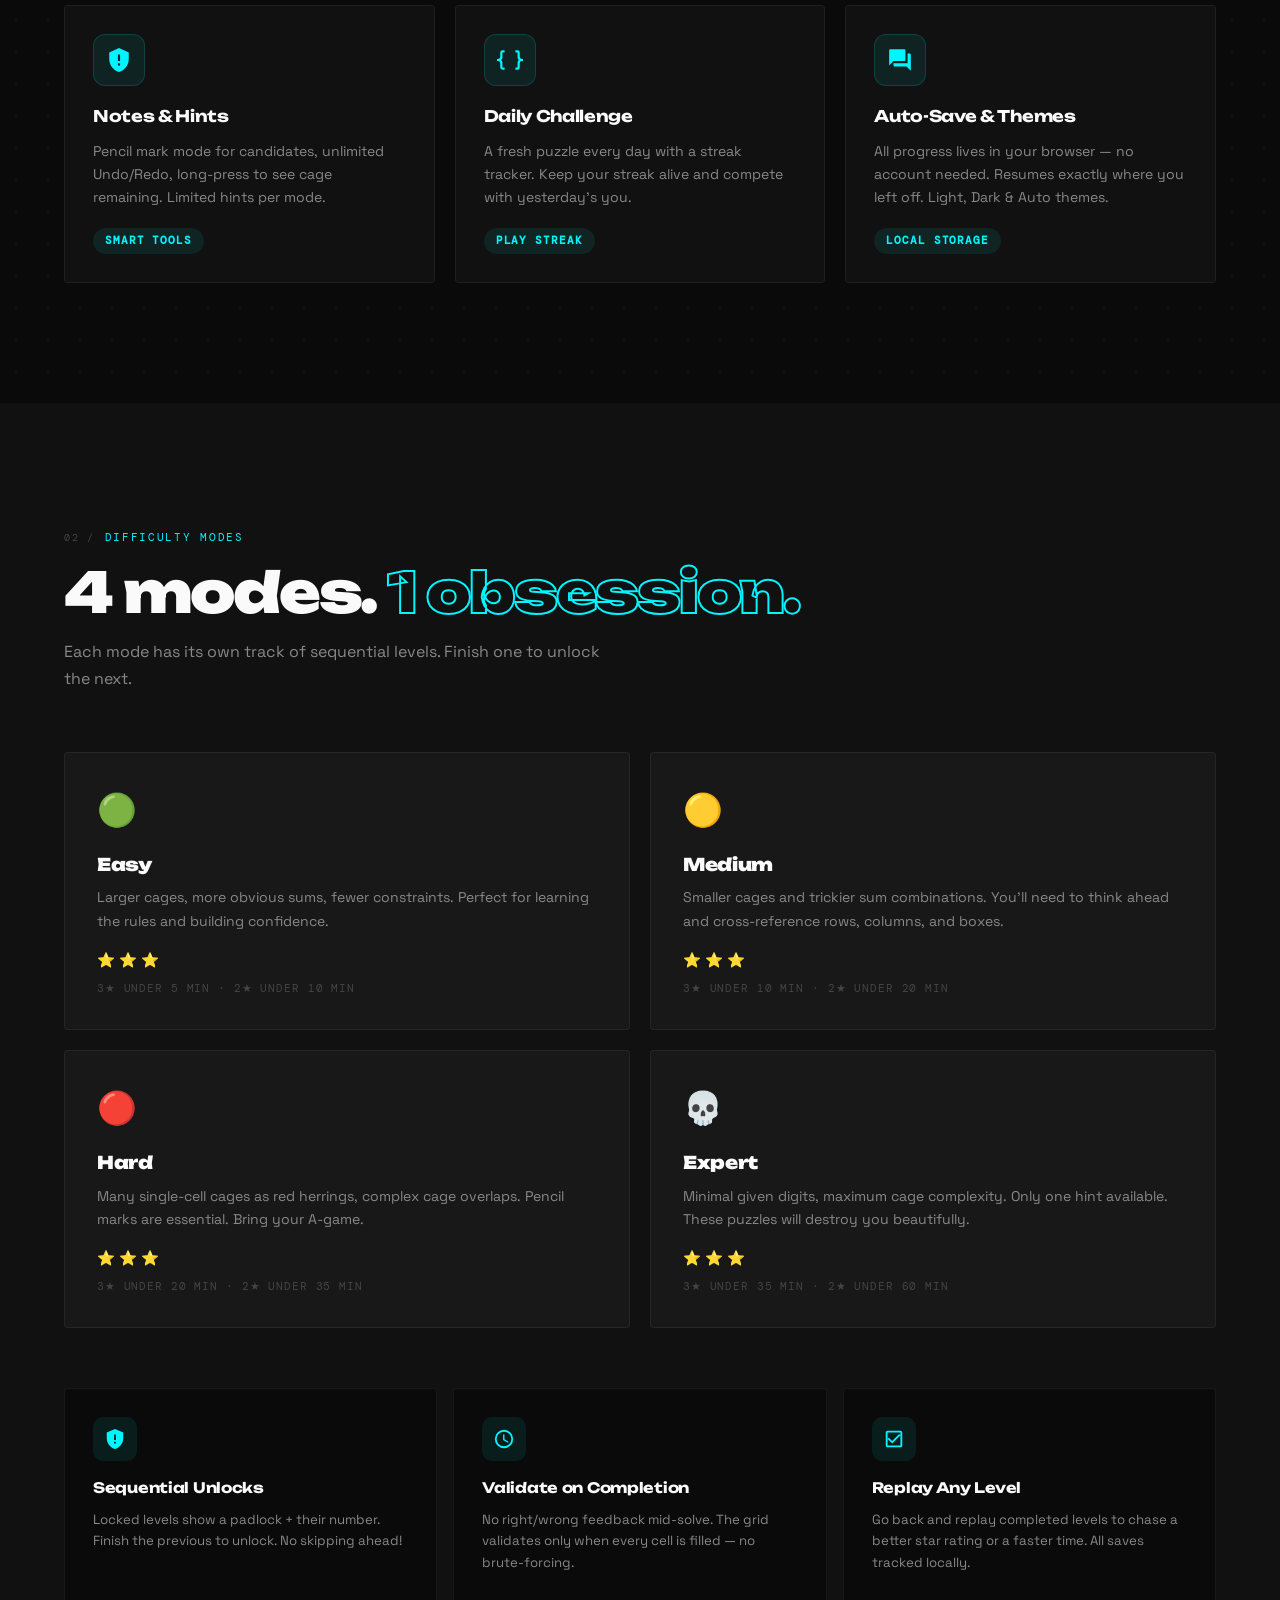
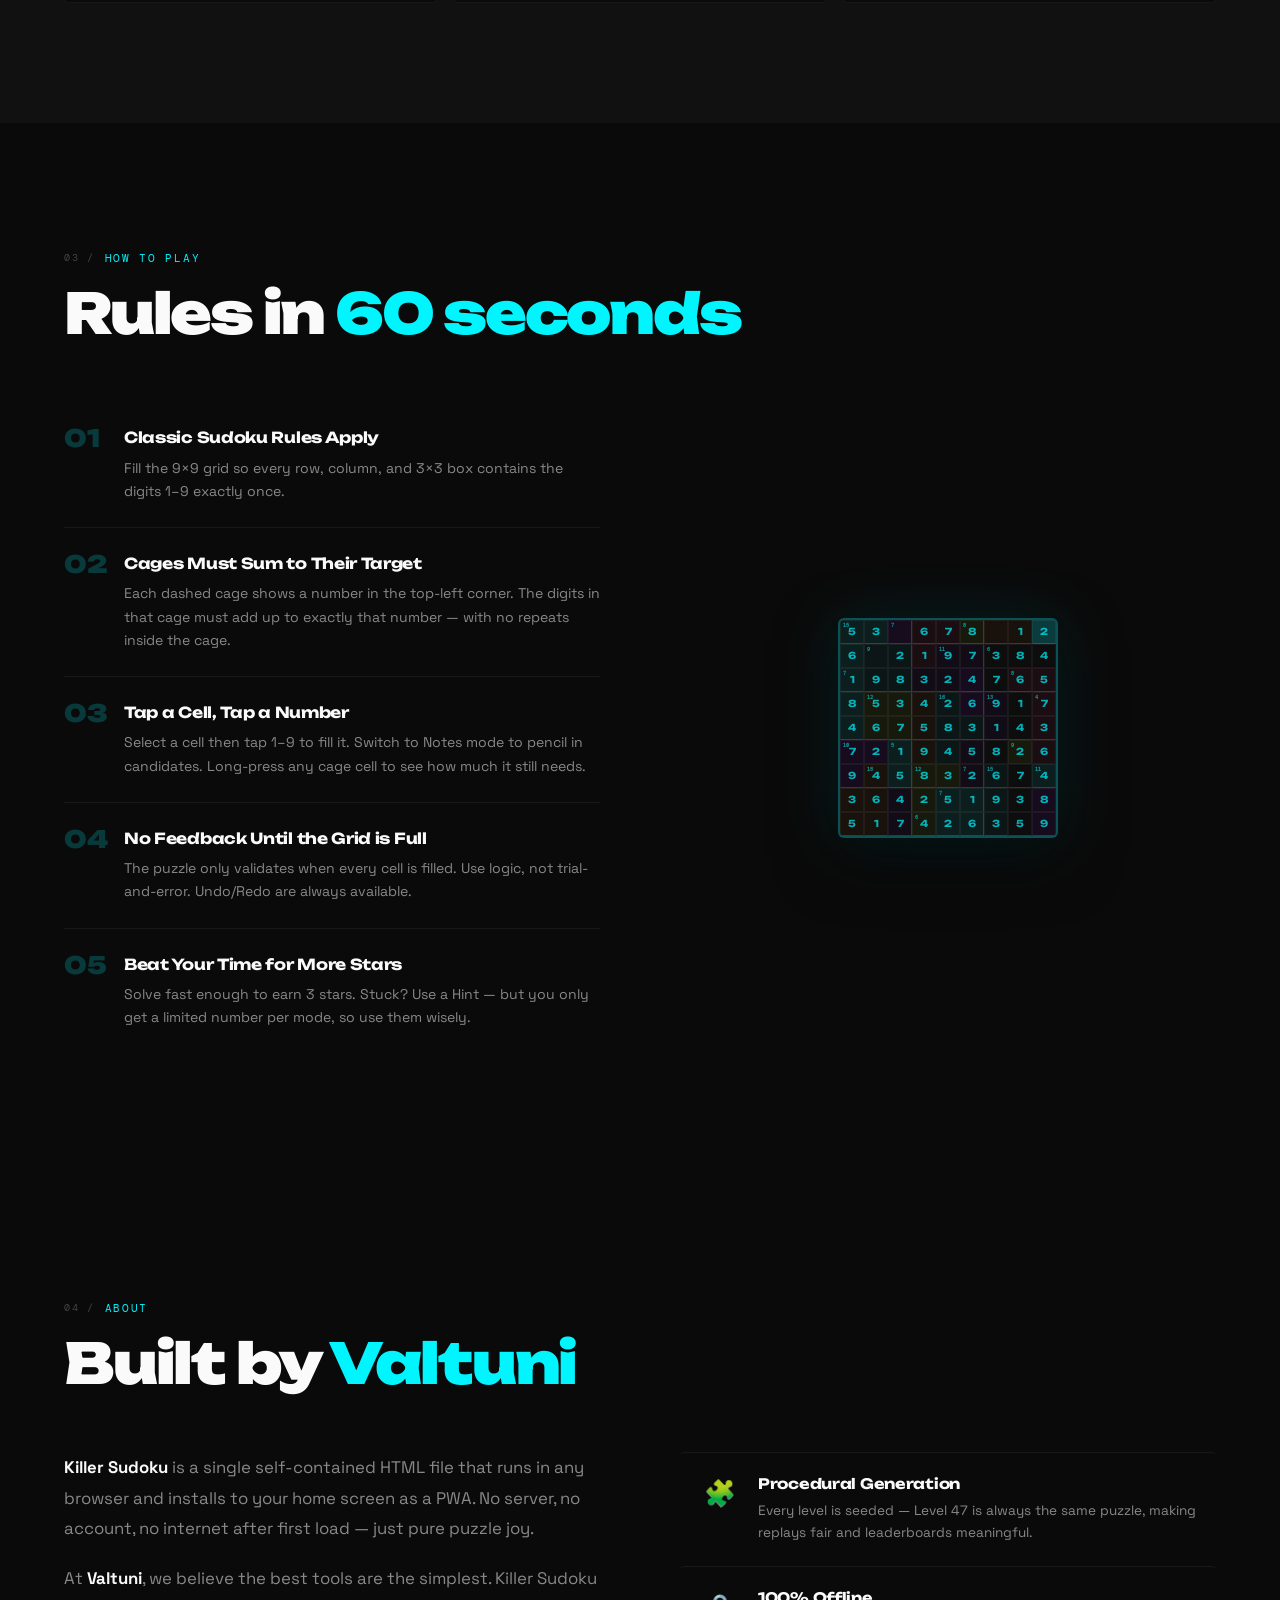
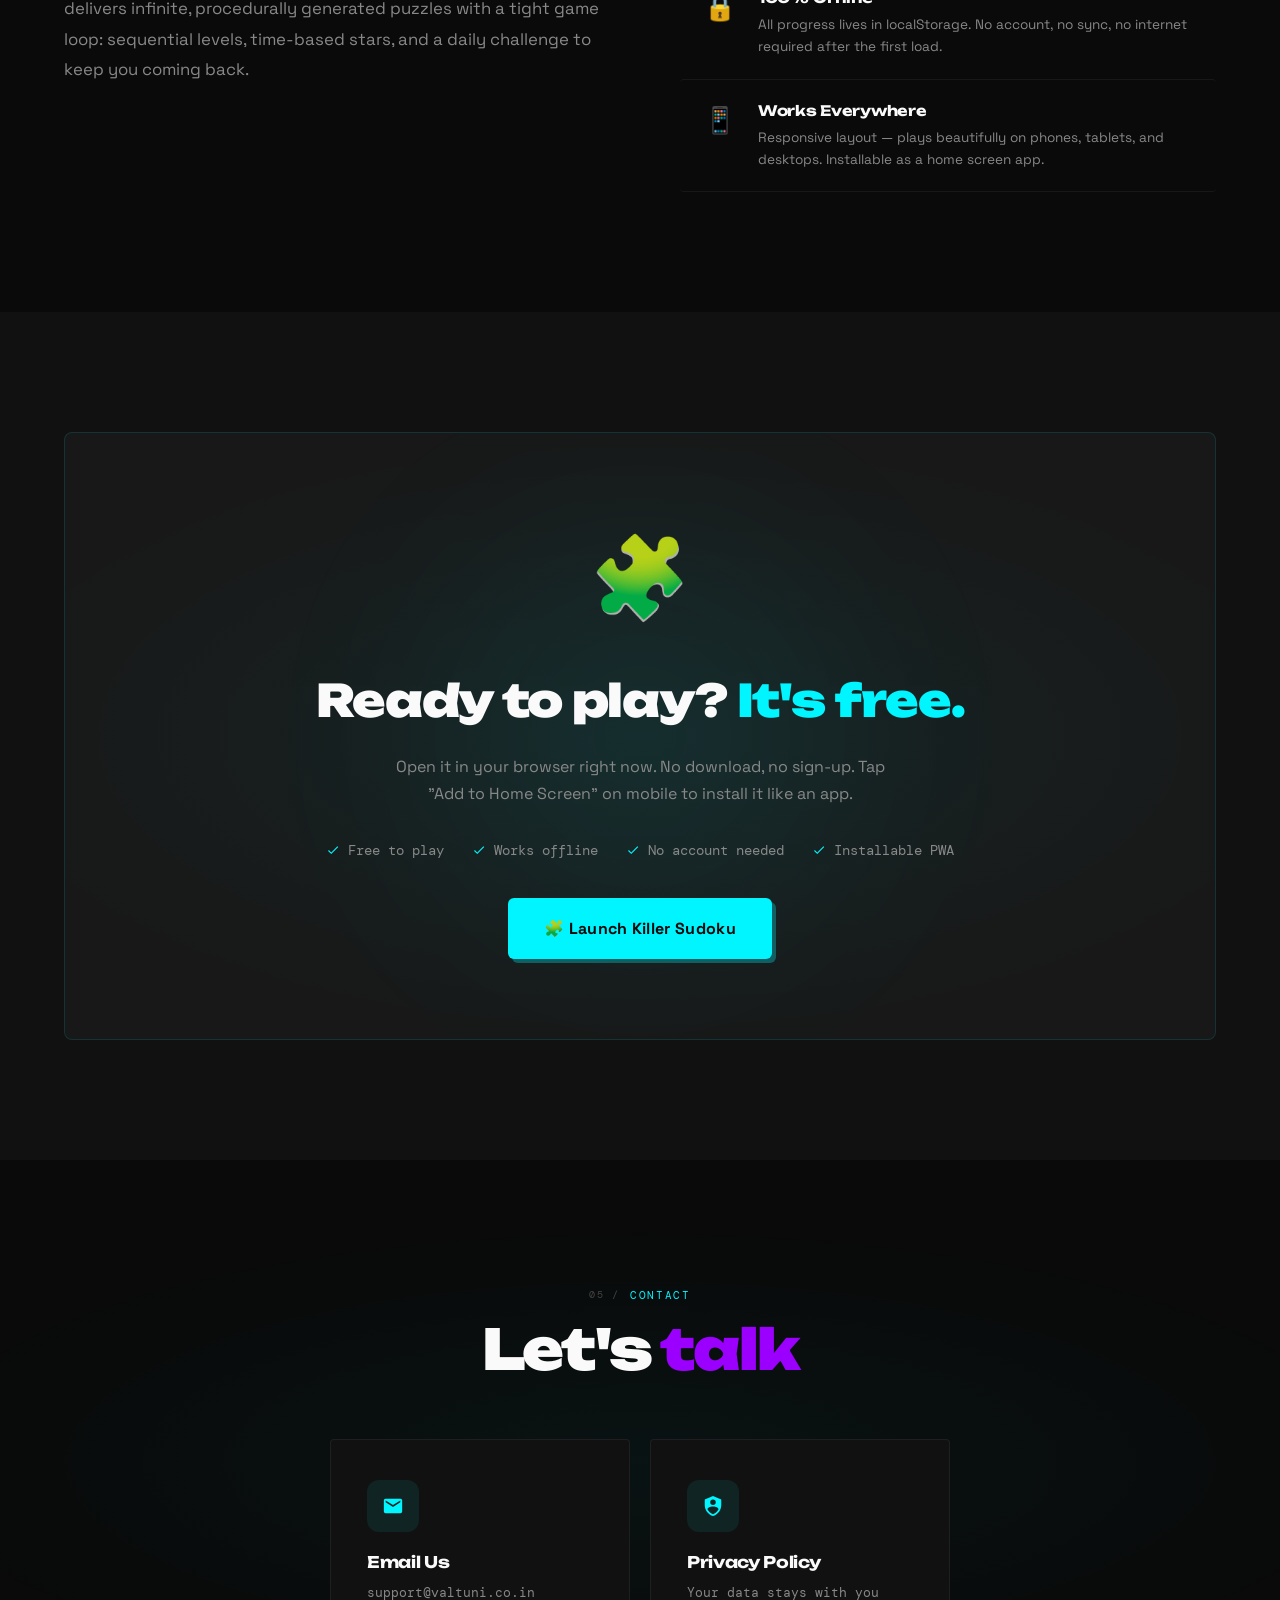
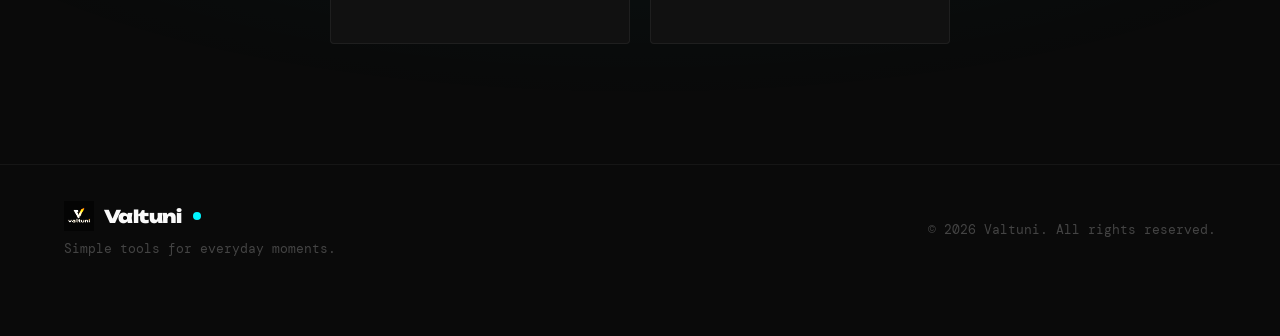
<file: killersudoku/index.html>
<!DOCTYPE html>
<html lang="en">
<head>
    <meta charset="UTF-8">
    <meta name="viewport" content="width=device-width, initial-scale=1.0">
    <title>Killer Sudoku — Brain-Breaking Puzzle Game | Valtuni</title>
    <meta name="description" content="Killer Sudoku by Valtuni — Classic Sudoku plus cages. 4 difficulty modes, daily challenges, procedurally generated puzzles. Free to play in your browser.">
    <link rel="icon" type="image/x-icon" href="../favicon.ico">
    <link rel="icon" type="image/png" sizes="32x32" href="../favicon-32x32.png">
    <link rel="stylesheet" href="style.css">
    <link rel="preconnect" href="https://fonts.googleapis.com">
    <link rel="preconnect" href="https://fonts.gstatic.com" crossorigin>
    <link href="https://fonts.googleapis.com/css2?family=Space+Grotesk:wght@300;400;500;600;700&family=Unbounded:wght@400;700;900&family=DM+Mono:wght@400;500&display=swap" rel="stylesheet">
</head>
<body>

    <div id="cursor"></div>
    <div id="cursor-ring"></div>
    <canvas id="particles"></canvas>

    <div class="ticker-wrap" aria-hidden="true">
        <div class="ticker-track">
            <span class="ticker-item">Killer Sudoku <span class="ticker-sep">✦</span></span>
            <span class="ticker-item">4 Difficulty Modes <span class="ticker-sep">✦</span></span>
            <span class="ticker-item">Daily Challenge <span class="ticker-sep">✦</span></span>
            <span class="ticker-item">Procedurally Generated <span class="ticker-sep">✦</span></span>
            <span class="ticker-item">Cage Puzzles <span class="ticker-sep">✦</span></span>
            <span class="ticker-item">3-Star Rating <span class="ticker-sep">✦</span></span>
            <span class="ticker-item">Play Offline <span class="ticker-sep">✦</span></span>
            <span class="ticker-item">Free to Play <span class="ticker-sep">✦</span></span>
            <span class="ticker-item">Killer Sudoku <span class="ticker-sep">✦</span></span>
            <span class="ticker-item">4 Difficulty Modes <span class="ticker-sep">✦</span></span>
            <span class="ticker-item">Daily Challenge <span class="ticker-sep">✦</span></span>
            <span class="ticker-item">Procedurally Generated <span class="ticker-sep">✦</span></span>
            <span class="ticker-item">Cage Puzzles <span class="ticker-sep">✦</span></span>
            <span class="ticker-item">3-Star Rating <span class="ticker-sep">✦</span></span>
            <span class="ticker-item">Play Offline <span class="ticker-sep">✦</span></span>
            <span class="ticker-item">Free to Play <span class="ticker-sep">✦</span></span>
        </div>
    </div>

    <nav class="navbar" id="navbar">
        <div class="container nav-container">
            <a href="../" class="logo">
                <img src="../valtuni logo.png" alt="Valtuni" class="logo-img">
                Valtuni<span class="logo-dot"></span>
            </a>
            <ul class="nav-links" id="navLinks">
                <li><a href="#home">Home</a></li>
                <li><a href="#features">Features</a></li>
                <li><a href="#modes">Modes</a></li>
                <li><a href="#howto">How to Play</a></li>
                <li><a href="#play" class="nav-cta">Play Now</a></li>
            </ul>
            <button class="menu-toggle" id="menuToggle" aria-label="Toggle menu">
                <span></span><span></span><span></span>
            </button>
        </div>
    </nav>

    <!-- HERO -->
    <section id="home" class="hero">
        <div class="hero-blob hero-blob-1"></div>
        <div class="hero-blob hero-blob-2"></div>
        <div class="hero-blob hero-blob-3"></div>
        <div class="hero-bg-text" aria-hidden="true">KS</div>

        <div class="container hero-content">
            <div class="hero-text">
                <div class="hero-label">
                    <span class="hero-label-line"></span>
                    Browser Puzzle Game
                </div>
                <h1>
                    Killer<br><span class="hl-lime">Sudoku</span>
                </h1>
                <p class="hero-desc" id="heroDesc">Classic 9×9 Sudoku with a twist — dashed cages that must add up to a target sum. 4 modes, daily challenges, infinite procedurally generated levels. No account, no install, just play.</p>
                <div class="hero-buttons">
                    <a href="#play" class="btn btn-primary btn-glow" id="heroPlayBtn">
                        🧩 Play Now — Free
                    </a>
                    <a href="#howto" class="btn btn-outline" id="heroHowBtn">
                        How to Play
                        <svg width="14" height="14" viewBox="0 0 24 24" fill="none" stroke="currentColor" stroke-width="2"><path d="M7 17L17 7M17 7H7M17 7V17"/></svg>
                    </a>
                </div>
                <div class="hero-stats">
                    <div class="hero-stat">
                        <span class="hero-stat-num">4</span>
                        <span class="hero-stat-label">Modes</span>
                    </div>
                    <div class="hero-stat">
                        <span class="hero-stat-num">∞</span>
                        <span class="hero-stat-label">Levels</span>
                    </div>
                    <div class="hero-stat">
                        <span class="hero-stat-num">★★★</span>
                        <span class="hero-stat-label">Star Rating</span>
                    </div>
                </div>
            </div>

            <div class="hero-visual">
                <div class="sudoku-wrapper">
                    <div class="sudoku-glow"></div>
                    <!-- 9x9 Sudoku board with cage colouring -->
                    <div class="sudoku-board" id="heroBoardEl">
                        <!-- Row 1 -->
                        <div class="s-cell cage-a box-bottom"><span class="cage-sum">15</span>5</div>
                        <div class="s-cell cage-a box-bottom">3</div>
                        <div class="s-cell cage-b box-right box-bottom"></div>
                        <div class="s-cell cage-c box-bottom">6</div>
                        <div class="s-cell cage-c box-bottom"></div>
                        <div class="s-cell cage-d box-right box-bottom">8</div>
                        <div class="s-cell cage-e box-bottom"></div>
                        <div class="s-cell cage-e box-bottom">1</div>
                        <div class="s-cell cage-e box-bottom highlight">2</div>
                        <!-- Row 2 -->
                        <div class="s-cell cage-a">6</div>
                        <div class="s-cell cage-f"><span class="cage-sum">9</span></div>
                        <div class="s-cell cage-f box-right">2</div>
                        <div class="s-cell cage-c">1</div>
                        <div class="s-cell cage-g"><span class="cage-sum">11</span>9</div>
                        <div class="s-cell cage-g box-right">7</div>
                        <div class="s-cell cage-h"><span class="cage-sum">6</span>3</div>
                        <div class="s-cell cage-h">8</div>
                        <div class="s-cell cage-h"></div>
                        <!-- Row 3 -->
                        <div class="s-cell cage-i box-bottom"><span class="cage-sum">7</span>1</div>
                        <div class="s-cell cage-f box-bottom">9</div>
                        <div class="s-cell cage-f box-right box-bottom">8</div>
                        <div class="s-cell cage-j box-bottom">3</div>
                        <div class="s-cell cage-g box-bottom"></div>
                        <div class="s-cell cage-k box-right box-bottom"><span class="cage-sum">14</span>4</div>
                        <div class="s-cell cage-h box-bottom">7</div>
                        <div class="s-cell cage-l box-bottom"><span class="cage-sum">8</span>6</div>
                        <div class="s-cell cage-l box-bottom">5</div>
                        <!-- Row 4 -->
                        <div class="s-cell cage-i">8</div>
                        <div class="s-cell cage-m"><span class="cage-sum">12</span>5</div>
                        <div class="s-cell cage-m box-right">3</div>
                        <div class="s-cell cage-j"></div>
                        <div class="s-cell cage-n"><span class="cage-sum">16</span>2</div>
                        <div class="s-cell cage-k box-right">6</div>
                        <div class="s-cell cage-o"><span class="cage-sum">13</span>9</div>
                        <div class="s-cell cage-l">1</div>
                        <div class="s-cell cage-p"><span class="cage-sum">4</span>7</div>
                        <!-- Row 5 -->
                        <div class="s-cell cage-i box-bottom">4</div>
                        <div class="s-cell cage-m box-bottom">6</div>
                        <div class="s-cell cage-m box-right box-bottom">7</div>
                        <div class="s-cell cage-j box-bottom filled">5</div>
                        <div class="s-cell cage-n box-bottom">8</div>
                        <div class="s-cell cage-n box-right box-bottom">3</div>
                        <div class="s-cell cage-o box-bottom">1</div>
                        <div class="s-cell cage-o box-bottom">4</div>
                        <div class="s-cell cage-p box-bottom">3</div>
                        <!-- Row 6 -->
                        <div class="s-cell cage-q"><span class="cage-sum">10</span>7</div>
                        <div class="s-cell cage-q">2</div>
                        <div class="s-cell cage-r box-right"><span class="cage-sum">5</span>1</div>
                        <div class="s-cell cage-j">9</div>
                        <div class="s-cell cage-n">4</div>
                        <div class="s-cell cage-k box-right">5</div>
                        <div class="s-cell cage-o">8</div>
                        <div class="s-cell cage-s"><span class="cage-sum">9</span>2</div>
                        <div class="s-cell cage-p">6</div>
                        <!-- Row 7 -->
                        <div class="s-cell cage-q box-bottom">9</div>
                        <div class="s-cell cage-t box-bottom"><span class="cage-sum">18</span>4</div>
                        <div class="s-cell cage-r box-right box-bottom">5</div>
                        <div class="s-cell cage-u box-bottom"><span class="cage-sum">12</span>8</div>
                        <div class="s-cell cage-u box-bottom">3</div>
                        <div class="s-cell cage-v box-right box-bottom"><span class="cage-sum">7</span>2</div>
                        <div class="s-cell cage-w box-bottom"><span class="cage-sum">15</span>6</div>
                        <div class="s-cell cage-s box-bottom">7</div>
                        <div class="s-cell cage-x box-bottom"><span class="cage-sum">11</span>4</div>
                        <!-- Row 8 -->
                        <div class="s-cell cage-t">3</div>
                        <div class="s-cell cage-t">6</div>
                        <div class="s-cell cage-r box-right">4</div>
                        <div class="s-cell cage-u">2</div>
                        <div class="s-cell cage-y"><span class="cage-sum">7</span>5</div>
                        <div class="s-cell cage-v box-right">1</div>
                        <div class="s-cell cage-w">9</div>
                        <div class="s-cell cage-s">3</div>
                        <div class="s-cell cage-x">8</div>
                        <!-- Row 9 -->
                        <div class="s-cell cage-t box-bottom">5</div>
                        <div class="s-cell cage-t box-bottom">1</div>
                        <div class="s-cell cage-r box-right box-bottom">7</div>
                        <div class="s-cell cage-z box-bottom"><span class="cage-sum">6</span>4</div>
                        <div class="s-cell cage-y box-bottom">2</div>
                        <div class="s-cell cage-v box-right box-bottom">6</div>
                        <div class="s-cell cage-w box-bottom">3</div>
                        <div class="s-cell cage-s box-bottom">5</div>
                        <div class="s-cell cage-x box-bottom">7</div>
                    </div>
                    <div class="hero-float-badge hero-float-badge-1">⚡ Daily Challenge</div>
                    <div class="hero-float-badge hero-float-badge-2">🔒 Offline Play</div>
                    <div class="hero-float-badge hero-float-badge-3">★ 3-Star Rating</div>
                </div>
            </div>
        </div>

        <div class="scroll-indicator">
            <div class="mouse"><div class="wheel"></div></div>
            <span>Scroll</span>
        </div>
    </section>

    <!-- FEATURES -->
    <section id="features" class="features">
        <div class="container">
            <div class="section-header center sr">
                <div class="section-label"><span class="section-label-num">01 /</span> Features</div>
                <h2>Everything that makes it <span class="hl-lime">addictive</span></h2>
                <p>Built to feel great on any device — phone, tablet, desktop. No install needed.</p>
            </div>
            <div class="features-grid">
                <div class="feature-card sr sr-d1">
                    <div class="feature-icon-wrap">
                        <div class="feature-icon">
                            <svg width="26" height="26" viewBox="0 0 24 24" fill="currentColor"><path d="M19,3H5C3.89,3 3,3.89 3,5V19A2,2 0 0,0 5,21H19A2,2 0 0,0 21,19V5C21,3.89 20.1,3 19,3M19,19H5V5H19V19M17,12H13V17H11V12H7V10H11V5H13V10H17V12Z"/></svg>
                        </div>
                    </div>
                    <h3>Killer Cages</h3>
                    <p>Dashed groups of cells that must sum to the target. No digit repeats inside a cage — the extra constraint that makes it killer.</p>
                    <div class="feature-tag">Sum Constraint</div>
                </div>
                <div class="feature-card sr sr-d2">
                    <div class="feature-icon-wrap">
                        <div class="feature-icon">
                            <svg width="26" height="26" viewBox="0 0 24 24" fill="currentColor"><path d="M12,20A8,8 0 0,0 20,12A8,8 0 0,0 12,4A8,8 0 0,0 4,12A8,8 0 0,0 12,20M12,2A10,10 0 0,1 22,12A10,10 0 0,1 12,22A10,10 0 0,1 2,12A10,10 0 0,1 12,2M12.5,7V12.25L17,14.92L16.25,16.15L11,13V7H12.5Z"/></svg>
                        </div>
                    </div>
                    <h3>3-Star Timed Rating</h3>
                    <p>Earn up to 3 stars based on your solve time. Each mode has its own thresholds. Replay any level to beat your best.</p>
                    <div class="feature-tag">Time Challenge</div>
                </div>
                <div class="feature-card sr sr-d3">
                    <div class="feature-icon-wrap">
                        <div class="feature-icon">
                            <svg width="26" height="26" viewBox="0 0 24 24" fill="currentColor"><path d="M12,2A10,10 0 0,0 2,12A10,10 0 0,0 12,22A10,10 0 0,0 22,12A10,10 0 0,0 12,2M12,4A8,8 0 0,1 20,12A8,8 0 0,1 12,20A8,8 0 0,1 4,12A8,8 0 0,1 12,4M11,7H13V13H11V7M11,15H13V17H11V15Z"/></svg>
                        </div>
                    </div>
                    <h3>Procedural Levels</h3>
                    <p>Every level is procedurally generated with a fixed seed — Level 47 is always the same puzzle, so replays are fair.</p>
                    <div class="feature-tag">Infinite & Unique</div>
                </div>
                <div class="feature-card sr sr-d1">
                    <div class="feature-icon-wrap">
                        <div class="feature-icon">
                            <svg width="26" height="26" viewBox="0 0 24 24" fill="currentColor"><path d="M12,1L3,5V11C3,16.55 6.84,21.74 12,23C17.16,21.74 21,16.55 21,11V5L12,1M11,7H13V13H11V7M11,15H13V17H11V15Z"/></svg>
                        </div>
                    </div>
                    <h3>Notes & Hints</h3>
                    <p>Pencil mark mode for candidates, unlimited Undo/Redo, long-press to see cage remaining. Limited hints per mode.</p>
                    <div class="feature-tag">Smart Tools</div>
                </div>
                <div class="feature-card sr sr-d2">
                    <div class="feature-icon-wrap">
                        <div class="feature-icon">
                            <svg width="26" height="26" viewBox="0 0 24 24" fill="currentColor"><path d="M5,3H7V5H5V10A2,2 0 0,1 3,12A2,2 0 0,1 5,14V19H7V21H5C3.93,20.73 3,20.1 3,19V15A2,2 0 0,0 1,13H0V11H1A2,2 0 0,0 3,9V5A2,2 0 0,1 5,3M19,3A2,2 0 0,1 21,5V9A2,2 0 0,0 23,11H24V13H23A2,2 0 0,0 21,15V19A2,2 0 0,1 19,21H17V19H19V14A2,2 0 0,1 21,12A2,2 0 0,1 19,10V5H17V3H19Z"/></svg>
                        </div>
                    </div>
                    <h3>Daily Challenge</h3>
                    <p>A fresh puzzle every day with a streak tracker. Keep your streak alive and compete with yesterday's you.</p>
                    <div class="feature-tag">Play Streak</div>
                </div>
                <div class="feature-card sr sr-d3">
                    <div class="feature-icon-wrap">
                        <div class="feature-icon">
                            <svg width="26" height="26" viewBox="0 0 24 24" fill="currentColor"><path d="M17,12V3A1,1 0 0,0 16,2H3A1,1 0 0,0 2,3V17L6,13H16A1,1 0 0,0 17,12M21,6H19V15H6V17A1,1 0 0,0 7,18H18L22,22V7A1,1 0 0,0 21,6Z"/></svg>
                        </div>
                    </div>
                    <h3>Auto-Save & Themes</h3>
                    <p>All progress lives in your browser — no account needed. Resumes exactly where you left off. Light, Dark & Auto themes.</p>
                    <div class="feature-tag">Local Storage</div>
                </div>
            </div>
        </div>
    </section>

    <!-- MODES -->
    <section id="modes" class="modes">
        <div class="container">
            <div class="section-header sr">
                <div class="section-label"><span class="section-label-num">02 /</span> Difficulty Modes</div>
                <h2>4 modes. <span class="hl-outline">1 obsession.</span></h2>
                <p>Each mode has its own track of sequential levels. Finish one to unlock the next.</p>
            </div>

            <div class="modes-grid">
                <div class="mode-card easy sr sr-d1">
                    <div class="mode-icon">🟢</div>
                    <h3>Easy</h3>
                    <p>Larger cages, more obvious sums, fewer constraints. Perfect for learning the rules and building confidence.</p>
                    <div class="mode-stars"><span>⭐</span><span>⭐</span><span>⭐</span></div>
                    <div class="mode-threshold">3★ under 5 min · 2★ under 10 min</div>
                </div>
                <div class="mode-card medium sr sr-d2">
                    <div class="mode-icon">🟡</div>
                    <h3>Medium</h3>
                    <p>Smaller cages and trickier sum combinations. You'll need to think ahead and cross-reference rows, columns, and boxes.</p>
                    <div class="mode-stars"><span>⭐</span><span>⭐</span><span>⭐</span></div>
                    <div class="mode-threshold">3★ under 10 min · 2★ under 20 min</div>
                </div>
                <div class="mode-card hard sr sr-d3">
                    <div class="mode-icon">🔴</div>
                    <h3>Hard</h3>
                    <p>Many single-cell cages as red herrings, complex cage overlaps. Pencil marks are essential. Bring your A-game.</p>
                    <div class="mode-stars"><span>⭐</span><span>⭐</span><span>⭐</span></div>
                    <div class="mode-threshold">3★ under 20 min · 2★ under 35 min</div>
                </div>
                <div class="mode-card expert sr sr-d1">
                    <div class="mode-icon">💀</div>
                    <h3>Expert</h3>
                    <p>Minimal given digits, maximum cage complexity. Only one hint available. These puzzles will destroy you beautifully.</p>
                    <div class="mode-stars"><span>⭐</span><span>⭐</span><span>⭐</span></div>
                    <div class="mode-threshold">3★ under 35 min · 2★ under 60 min</div>
                </div>
            </div>

            <div class="module-extras">
                <div class="extra-card sr sr-d1">
                    <div class="extra-icon">
                        <svg width="22" height="22" viewBox="0 0 24 24" fill="currentColor"><path d="M12,1L3,5V11C3,16.55 6.84,21.74 12,23C17.16,21.74 21,16.55 21,11V5L12,1M11,7H13V13H11V7M11,15H13V17H11V15Z"/></svg>
                    </div>
                    <h4>Sequential Unlocks</h4>
                    <p>Locked levels show a padlock + their number. Finish the previous to unlock. No skipping ahead!</p>
                </div>
                <div class="extra-card sr sr-d2">
                    <div class="extra-icon">
                        <svg width="22" height="22" viewBox="0 0 24 24" fill="currentColor"><path d="M12,20A8,8 0 0,0 20,12A8,8 0 0,0 12,4A8,8 0 0,0 4,12A8,8 0 0,0 12,20M12,2A10,10 0 0,1 22,12A10,10 0 0,1 12,22A10,10 0 0,1 2,12A10,10 0 0,1 12,2M12.5,7V12.25L17,14.92L16.25,16.15L11,13V7H12.5Z"/></svg>
                    </div>
                    <h4>Validate on Completion</h4>
                    <p>No right/wrong feedback mid-solve. The grid validates only when every cell is filled — no brute-forcing.</p>
                </div>
                <div class="extra-card sr sr-d3">
                    <div class="extra-icon">
                        <svg width="22" height="22" viewBox="0 0 24 24" fill="currentColor"><path d="M19,3H5C3.89,3 3,3.89 3,5V19A2,2 0 0,0 5,21H19A2,2 0 0,0 21,19V5C21,3.89 20.1,3 19,3M19,19H5V5H19V19M10,17L5,12L6.41,10.58L10,14.17L17.59,6.58L19,8L10,17Z"/></svg>
                    </div>
                    <h4>Replay Any Level</h4>
                    <p>Go back and replay completed levels to chase a better star rating or a faster time. All saves tracked locally.</p>
                </div>
            </div>
        </div>
    </section>

    <!-- HOW TO PLAY -->
    <section id="howto" class="howto">
        <div class="container">
            <div class="section-header sr">
                <div class="section-label"><span class="section-label-num">03 /</span> How to Play</div>
                <h2>Rules in <span class="hl-lime">60 seconds</span></h2>
            </div>
            <div class="howto-grid">
                <div class="howto-steps">
                    <div class="howto-step sr">
                        <div class="step-num">01</div>
                        <div class="step-content">
                            <h4>Classic Sudoku Rules Apply</h4>
                            <p>Fill the 9×9 grid so every row, column, and 3×3 box contains the digits 1–9 exactly once.</p>
                        </div>
                    </div>
                    <div class="howto-step sr sr-d1">
                        <div class="step-num">02</div>
                        <div class="step-content">
                            <h4>Cages Must Sum to Their Target</h4>
                            <p>Each dashed cage shows a number in the top-left corner. The digits in that cage must add up to exactly that number — with no repeats inside the cage.</p>
                        </div>
                    </div>
                    <div class="howto-step sr sr-d2">
                        <div class="step-num">03</div>
                        <div class="step-content">
                            <h4>Tap a Cell, Tap a Number</h4>
                            <p>Select a cell then tap 1–9 to fill it. Switch to Notes mode to pencil in candidates. Long-press any cage cell to see how much it still needs.</p>
                        </div>
                    </div>
                    <div class="howto-step sr sr-d3">
                        <div class="step-num">04</div>
                        <div class="step-content">
                            <h4>No Feedback Until the Grid is Full</h4>
                            <p>The puzzle only validates when every cell is filled. Use logic, not trial-and-error. Undo/Redo are always available.</p>
                        </div>
                    </div>
                    <div class="howto-step sr">
                        <div class="step-num">05</div>
                        <div class="step-content">
                            <h4>Beat Your Time for More Stars</h4>
                            <p>Solve fast enough to earn 3 stars. Stuck? Use a Hint — but you only get a limited number per mode, so use them wisely.</p>
                        </div>
                    </div>
                </div>
                <div class="howto-visual sr-right">
                    <!-- Smaller demo board -->
                    <div class="sudoku-demo">
                        <div class="d-cell ca box-bottom"><span class="d-sum">15</span>5</div>
                        <div class="d-cell ca box-bottom">3</div>
                        <div class="d-cell cb box-right box-bottom"><span class="d-sum">7</span></div>
                        <div class="d-cell cc box-bottom">6</div>
                        <div class="d-cell cc box-bottom">7</div>
                        <div class="d-cell cd box-right box-bottom"><span class="d-sum">8</span>8</div>
                        <div class="d-cell ce box-bottom"></div>
                        <div class="d-cell ce box-bottom">1</div>
                        <div class="d-cell ce box-bottom active-cell">2</div>

                        <div class="d-cell ca">6</div>
                        <div class="d-cell cf"><span class="d-sum">9</span></div>
                        <div class="d-cell cf box-right">2</div>
                        <div class="d-cell cc">1</div>
                        <div class="d-cell cg"><span class="d-sum">11</span>9</div>
                        <div class="d-cell cg box-right">7</div>
                        <div class="d-cell ch"><span class="d-sum">6</span>3</div>
                        <div class="d-cell ch">8</div>
                        <div class="d-cell ch">4</div>

                        <div class="d-cell ca box-bottom"><span class="d-sum">7</span>1</div>
                        <div class="d-cell cf box-bottom">9</div>
                        <div class="d-cell cf box-right box-bottom">8</div>
                        <div class="d-cell cg box-bottom">3</div>
                        <div class="d-cell cg box-bottom">2</div>
                        <div class="d-cell cb box-right box-bottom">4</div>
                        <div class="d-cell ch box-bottom">7</div>
                        <div class="d-cell cc box-bottom"><span class="d-sum">8</span>6</div>
                        <div class="d-cell cc box-bottom">5</div>

                        <div class="d-cell ca">8</div>
                        <div class="d-cell cd"><span class="d-sum">12</span>5</div>
                        <div class="d-cell cd box-right">3</div>
                        <div class="d-cell ce">4</div>
                        <div class="d-cell cf"><span class="d-sum">16</span>2</div>
                        <div class="d-cell cb box-right">6</div>
                        <div class="d-cell cg"><span class="d-sum">13</span>9</div>
                        <div class="d-cell ch">1</div>
                        <div class="d-cell cc"><span class="d-sum">4</span>7</div>

                        <div class="d-cell ca box-bottom">4</div>
                        <div class="d-cell cd box-bottom">6</div>
                        <div class="d-cell cd box-right box-bottom">7</div>
                        <div class="d-cell ce box-bottom">5</div>
                        <div class="d-cell cf box-bottom">8</div>
                        <div class="d-cell cf box-right box-bottom">3</div>
                        <div class="d-cell cg box-bottom">1</div>
                        <div class="d-cell ch box-bottom">4</div>
                        <div class="d-cell cc box-bottom">3</div>

                        <div class="d-cell cb"><span class="d-sum">10</span>7</div>
                        <div class="d-cell cb">2</div>
                        <div class="d-cell ca box-right"><span class="d-sum">5</span>1</div>
                        <div class="d-cell ce">9</div>
                        <div class="d-cell cf">4</div>
                        <div class="d-cell cg box-right">5</div>
                        <div class="d-cell ch">8</div>
                        <div class="d-cell cd"><span class="d-sum">9</span>2</div>
                        <div class="d-cell cc">6</div>

                        <div class="d-cell cb box-bottom">9</div>
                        <div class="d-cell ce box-bottom"><span class="d-sum">18</span>4</div>
                        <div class="d-cell ca box-right box-bottom">5</div>
                        <div class="d-cell cd box-bottom"><span class="d-sum">12</span>8</div>
                        <div class="d-cell cd box-bottom">3</div>
                        <div class="d-cell cg box-right box-bottom"><span class="d-sum">7</span>2</div>
                        <div class="d-cell cf box-bottom"><span class="d-sum">15</span>6</div>
                        <div class="d-cell ch box-bottom">7</div>
                        <div class="d-cell ca box-bottom"><span class="d-sum">11</span>4</div>

                        <div class="d-cell ce">3</div>
                        <div class="d-cell ce">6</div>
                        <div class="d-cell cg box-right">4</div>
                        <div class="d-cell cd">2</div>
                        <div class="d-cell ca"><span class="d-sum">7</span>5</div>
                        <div class="d-cell ca box-right">1</div>
                        <div class="d-cell cf">9</div>
                        <div class="d-cell ch">3</div>
                        <div class="d-cell cb">8</div>

                        <div class="d-cell ce box-bottom">5</div>
                        <div class="d-cell ce box-bottom">1</div>
                        <div class="d-cell cg box-right box-bottom">7</div>
                        <div class="d-cell cd box-bottom"><span class="d-sum">6</span>4</div>
                        <div class="d-cell ca box-bottom">2</div>
                        <div class="d-cell ca box-right box-bottom">6</div>
                        <div class="d-cell cf box-bottom">3</div>
                        <div class="d-cell ch box-bottom">5</div>
                        <div class="d-cell cb box-bottom">9</div>
                    </div>
                </div>
            </div>
        </div>
    </section>

    <!-- ABOUT -->
    <section id="about" class="about">
        <div class="container">
            <div class="section-header sr">
                <div class="section-label"><span class="section-label-num">04 /</span> About</div>
                <h2>Built by <span class="hl-lime">Valtuni</span></h2>
            </div>
            <div class="about-content">
                <div class="about-text sr-left">
                    <p><strong>Killer Sudoku</strong> is a single self-contained HTML file that runs in any browser and installs to your home screen as a PWA. No server, no account, no internet after first load — just pure puzzle joy.</p>
                    <p>At <strong>Valtuni</strong>, we believe the best tools are the simplest. Killer Sudoku delivers infinite, procedurally generated puzzles with a tight game loop: sequential levels, time-based stars, and a daily challenge to keep you coming back.</p>
                </div>
                <div class="about-values sr-right">
                    <div class="value-card">
                        <div class="value-icon">🧩</div>
                        <div><h4>Procedural Generation</h4><p>Every level is seeded — Level 47 is always the same puzzle, making replays fair and leaderboards meaningful.</p></div>
                    </div>
                    <div class="value-card">
                        <div class="value-icon">🔒</div>
                        <div><h4>100% Offline</h4><p>All progress lives in localStorage. No account, no sync, no internet required after the first load.</p></div>
                    </div>
                    <div class="value-card">
                        <div class="value-icon">📱</div>
                        <div><h4>Works Everywhere</h4><p>Responsive layout — plays beautifully on phones, tablets, and desktops. Installable as a home screen app.</p></div>
                    </div>
                </div>
            </div>
        </div>
    </section>

    <!-- PLAY / DOWNLOAD -->
    <section id="play" class="download">
        <div class="container">
            <div class="download-card sr-scale">
                <div class="download-glow"></div>
                <div class="download-content">
                    <span class="download-emoji">🧩</span>
                    <h2>Ready to play? <span class="hl-lime">It's free.</span></h2>
                    <p>Open it in your browser right now. No download, no sign-up. Tap "Add to Home Screen" on mobile to install it like an app.</p>
                    <div class="download-features">
                        <span><svg width="14" height="14" viewBox="0 0 24 24" fill="currentColor"><path d="M21,7L9,19L3.5,13.5L4.91,12.09L9,16.17L19.59,5.59L21,7Z"/></svg>Free to play</span>
                        <span><svg width="14" height="14" viewBox="0 0 24 24" fill="currentColor"><path d="M21,7L9,19L3.5,13.5L4.91,12.09L9,16.17L19.59,5.59L21,7Z"/></svg>Works offline</span>
                        <span><svg width="14" height="14" viewBox="0 0 24 24" fill="currentColor"><path d="M21,7L9,19L3.5,13.5L4.91,12.09L9,16.17L19.59,5.59L21,7Z"/></svg>No account needed</span>
                        <span><svg width="14" height="14" viewBox="0 0 24 24" fill="currentColor"><path d="M21,7L9,19L3.5,13.5L4.91,12.09L9,16.17L19.59,5.59L21,7Z"/></svg>Installable PWA</span>
                    </div>
                    <a href="https://valtuni.co.in/killersudoku/game" class="btn btn-primary btn-large btn-glow">
                        🧩 Launch Killer Sudoku
                    </a>
                </div>
            </div>
        </div>
    </section>

    <!-- CONTACT -->
    <section id="contact" class="contact">
        <div class="container">
            <div class="section-header center sr">
                <div class="section-label"><span class="section-label-num">05 /</span> Contact</div>
                <h2>Let's <span class="hl-cyan">talk</span></h2>
            </div>
            <div class="contact-grid">
                <a href="mailto:support@valtuni.co.in" class="contact-card sr sr-d1">
                    <div class="contact-icon"><svg width="22" height="22" viewBox="0 0 24 24" fill="currentColor"><path d="M20,4H4C2.89,4 2,4.89 2,6V18A2,2 0 0,0 4,20H20A2,2 0 0,0 22,18V6C22,4.89 21.1,4 20,4M20,8L12,13L4,8V6L12,11L20,6V8Z"/></svg></div>
                    <h3>Email Us</h3>
                    <p>support@valtuni.co.in</p>
                </a>
                <a href="privacy.html" class="contact-card sr sr-d2">
                    <div class="contact-icon"><svg width="22" height="22" viewBox="0 0 24 24" fill="currentColor"><path d="M12,1L3,5V11C3,16.55 6.84,21.74 12,23C17.16,21.74 21,16.55 21,11V5L12,1M12,5A3,3 0 0,1 15,8A3,3 0 0,1 12,11A3,3 0 0,1 9,8A3,3 0 0,1 12,5M17.13,17C15.92,18.85 14.11,20.24 12,20.92C9.89,20.24 8.08,18.85 6.87,17C6.53,16.5 6.24,15.97 6,15.41C6,13.82 8.71,12.5 12,12.5C15.29,12.5 18,13.82 18,15.41C17.76,15.97 17.47,16.5 17.13,17Z"/></svg></div>
                    <h3>Privacy Policy</h3>
                    <p>Your data stays with you</p>
                </a>
            </div>
        </div>
    </section>

    <footer class="footer">
        <div class="container footer-content">
            <div class="footer-left">
                <a href="../" class="logo">
                    <img src="../valtuni logo.png" alt="Valtuni" class="logo-img">
                    Valtuni<span class="logo-dot"></span>
                </a>
                <p>Simple tools for everyday moments.</p>
            </div>
            <div class="footer-right"><p>&copy; 2026 Valtuni. All rights reserved.</p></div>
        </div>
    </footer>

    <script src="app.js"></script>
</body>
</html>
</file>
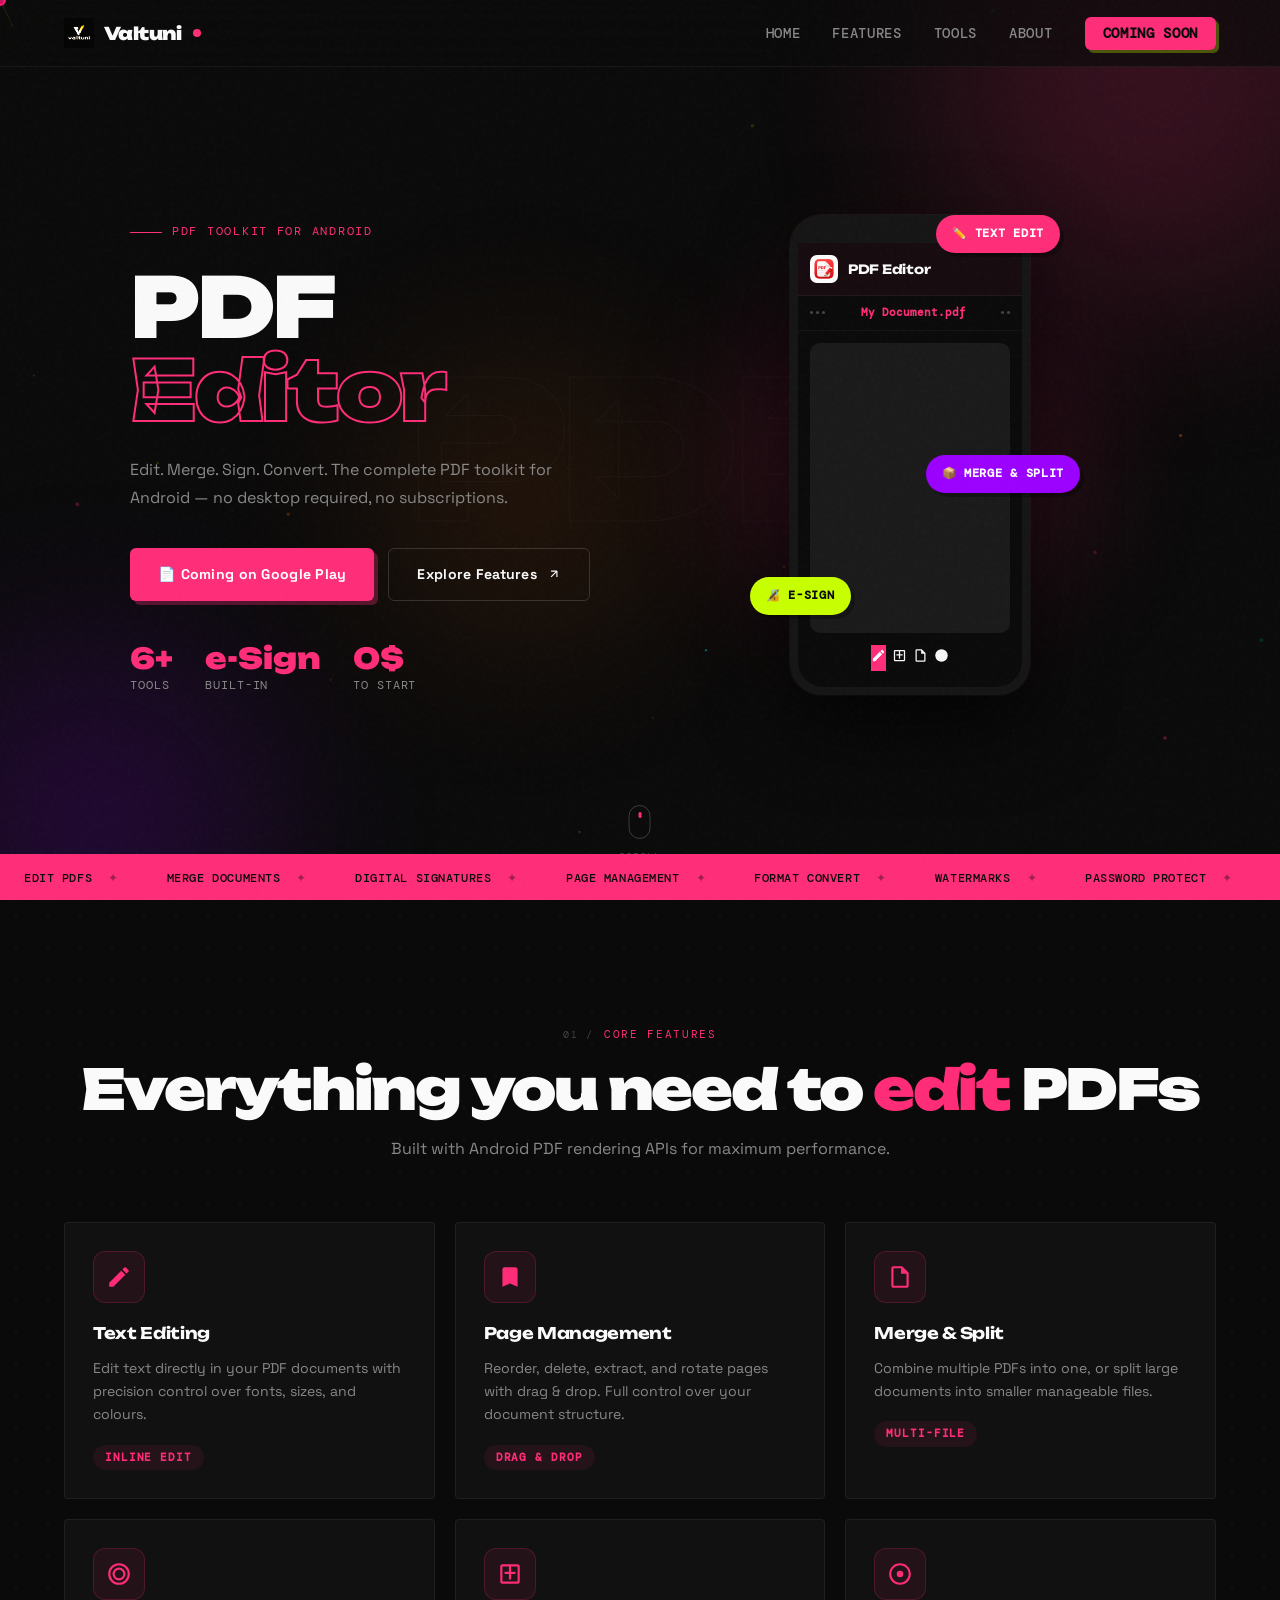
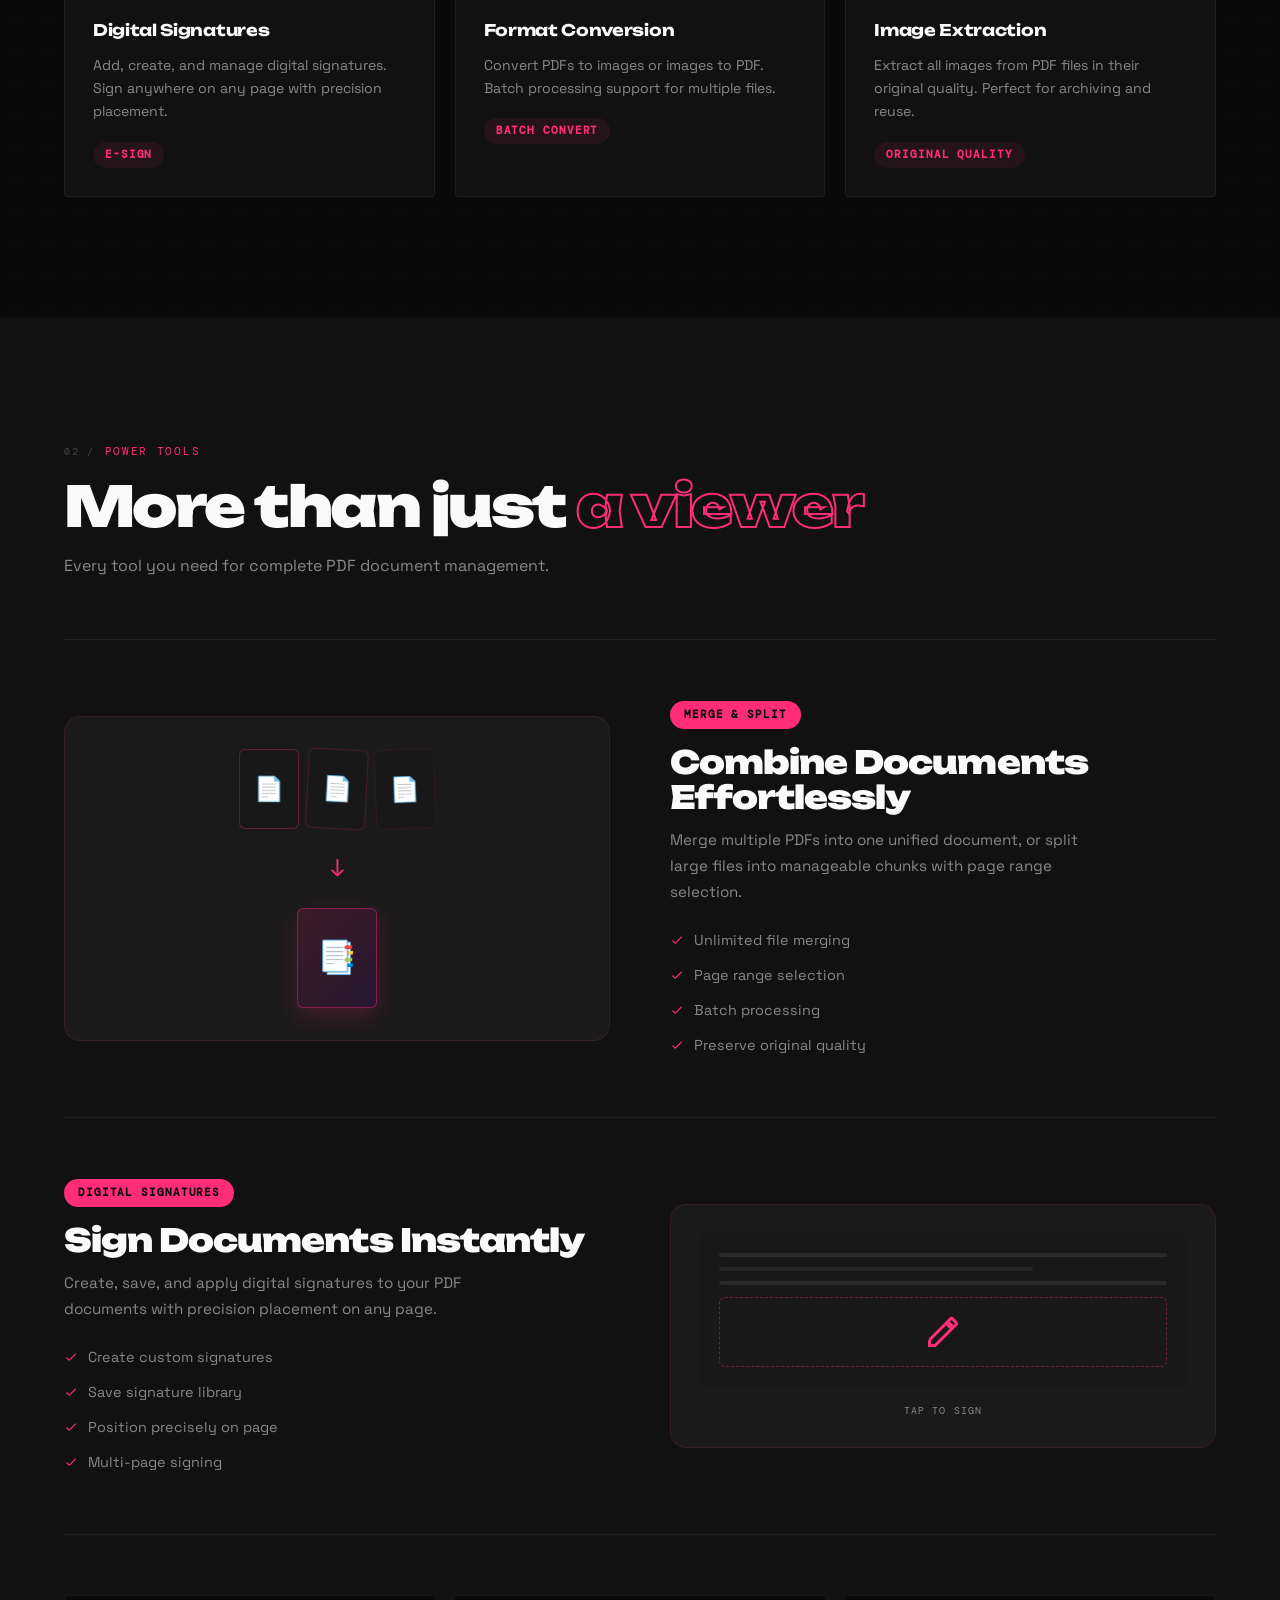
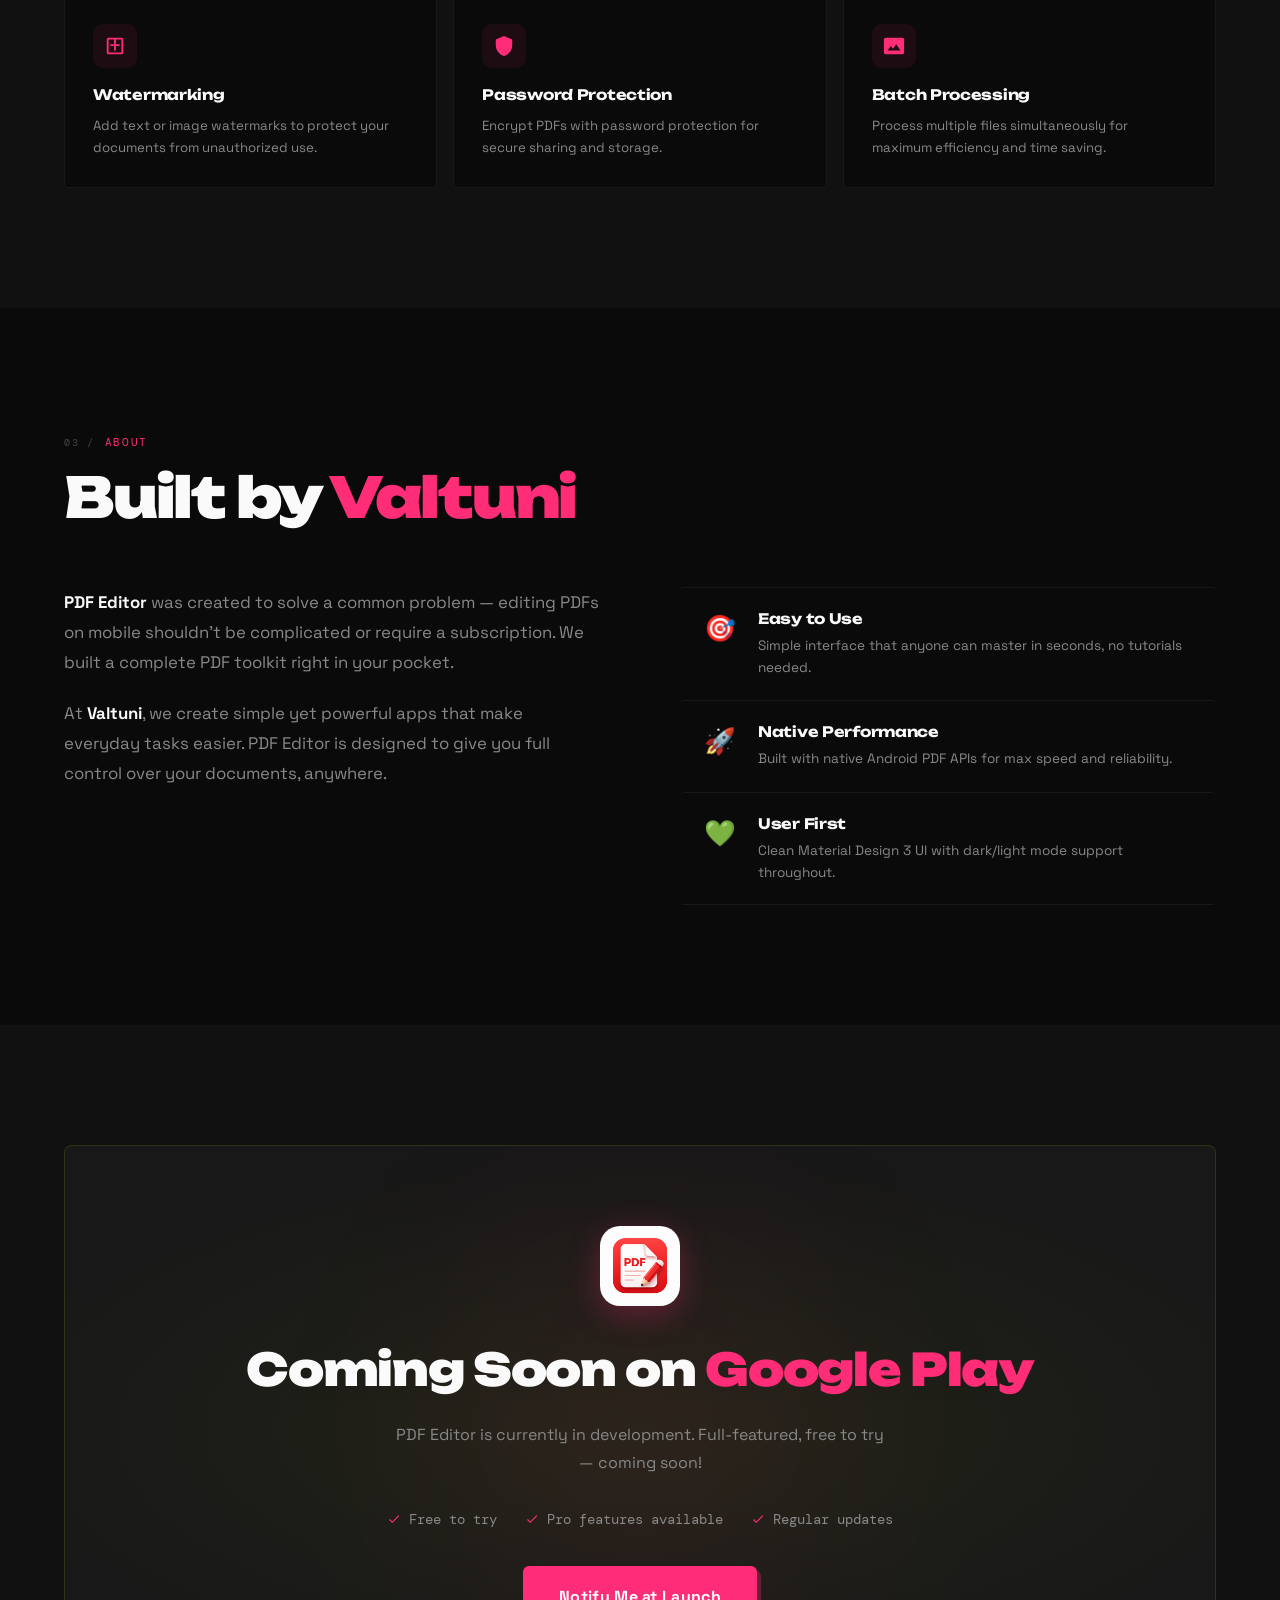
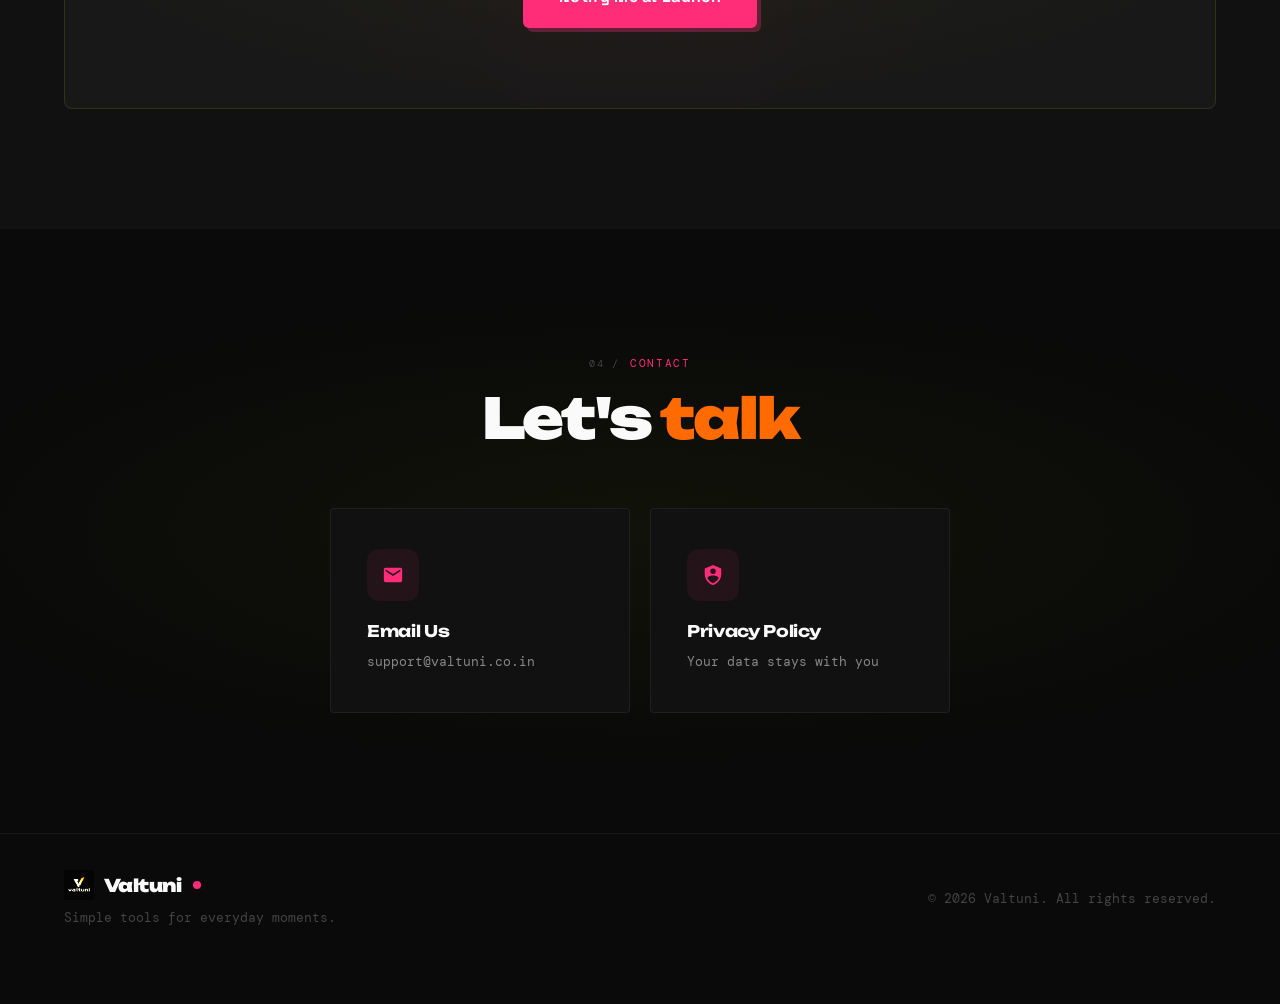
<file: pdfeditor/index.html>
<!DOCTYPE html>
<html lang="en">
<head>
    <meta charset="UTF-8">
    <meta name="viewport" content="width=device-width, initial-scale=1.0">
    <title>PDF Editor — Edit. Merge. Sign. Convert. | Valtuni</title>
    <meta name="description" content="PDF Editor by Valtuni — Edit text, merge documents, add signatures, convert formats, and manage pages on Android. Coming soon.">
    <link rel="icon" type="image/x-icon" href="../favicon.ico">
    <link rel="icon" type="image/png" sizes="32x32" href="../favicon-32x32.png">
    <link rel="icon" type="image/png" sizes="16x16" href="../favicon-16x16.png">
    <link rel="stylesheet" href="style.css">
    <link rel="preconnect" href="https://fonts.googleapis.com">
    <link rel="preconnect" href="https://fonts.gstatic.com" crossorigin>
    <link href="https://fonts.googleapis.com/css2?family=Space+Grotesk:wght@300;400;500;600;700&family=Unbounded:wght@400;700;900&family=DM+Mono:wght@400;500&display=swap" rel="stylesheet">

    <!-- PDF Editor overrides — pink accent instead of lime -->
    <style>
        :root {
            --lime: #FF2D78;
            --hot-pink: #C8FF00;
            --cyan: #FF6B00;
        }
        .hero-blob-1 { background: #FF2D78; }
        .hero-blob-2 { background: #9B00FF; }
        .hero-blob-3 { background: #FF6B00; opacity: 0.12; }
        .phone-glow { background: #FF2D78; }
        .app-logo-bar { background: rgba(255,45,120,0.05); }
        .app-header-title { color: #FF2D78; }
        .ticker-wrap { background: #FF2D78; }
        .logo-dot { background: #FF2D78; }
        .hero-float-badge-1 { background: #FF2D78; color: #fff; }
        .hero-float-badge-2 { background: #C8FF00; color: #0a0a0a; }
        .hero-float-badge-3 { background: #9B00FF; color: #fff; }
        .module-badge { background: #FF2D78; }
        .story-audio-wave span { background: #FF2D78; }
        .story-play-btn { background: #FF2D78; box-shadow: 0 4px 20px rgba(255,45,120,0.4); }
        .nav-cta { background: #FF2D78 !important; }
        .download-logo-area { margin-bottom: 28px; }
    </style>
</head>
<body>

    <div id="cursor"></div>
    <div id="cursor-ring"></div>
    <canvas id="particles"></canvas>

    <div class="ticker-wrap" aria-hidden="true">
        <div class="ticker-track">
            <span class="ticker-item">Edit PDFs <span class="ticker-sep">✦</span></span>
            <span class="ticker-item">Merge Documents <span class="ticker-sep">✦</span></span>
            <span class="ticker-item">Digital Signatures <span class="ticker-sep">✦</span></span>
            <span class="ticker-item">Page Management <span class="ticker-sep">✦</span></span>
            <span class="ticker-item">Format Convert <span class="ticker-sep">✦</span></span>
            <span class="ticker-item">Watermarks <span class="ticker-sep">✦</span></span>
            <span class="ticker-item">Password Protect <span class="ticker-sep">✦</span></span>
            <span class="ticker-item">Coming Soon <span class="ticker-sep">✦</span></span>
            <span class="ticker-item">Edit PDFs <span class="ticker-sep">✦</span></span>
            <span class="ticker-item">Merge Documents <span class="ticker-sep">✦</span></span>
            <span class="ticker-item">Digital Signatures <span class="ticker-sep">✦</span></span>
            <span class="ticker-item">Page Management <span class="ticker-sep">✦</span></span>
            <span class="ticker-item">Format Convert <span class="ticker-sep">✦</span></span>
            <span class="ticker-item">Watermarks <span class="ticker-sep">✦</span></span>
            <span class="ticker-item">Password Protect <span class="ticker-sep">✦</span></span>
            <span class="ticker-item">Coming Soon <span class="ticker-sep">✦</span></span>
        </div>
    </div>

    <nav class="navbar" id="navbar">
        <div class="container nav-container">
            <a href="../" class="logo">
                <img src="../valtuni logo.png" alt="Valtuni" class="logo-img">
                Valtuni<span class="logo-dot"></span>
            </a>
            <ul class="nav-links" id="navLinks">
                <li><a href="#home">Home</a></li>
                <li><a href="#features">Features</a></li>
                <li><a href="#tools">Tools</a></li>
                <li><a href="#about">About</a></li>
                <li><a href="#download" class="nav-cta">Coming Soon</a></li>
            </ul>
            <button class="menu-toggle" id="menuToggle" aria-label="Toggle menu">
                <span></span><span></span><span></span>
            </button>
        </div>
    </nav>

    <!-- HERO -->
    <section id="home" class="hero">
        <div class="hero-blob hero-blob-1"></div>
        <div class="hero-blob hero-blob-2"></div>
        <div class="hero-blob hero-blob-3"></div>
        <div class="hero-bg-text" aria-hidden="true">PDF</div>

        <div class="container hero-content">
            <div class="hero-text">
                <div class="hero-label">
                    <span class="hero-label-line" style="background:#FF2D78"></span>
                    PDF Toolkit for Android
                </div>
                <h1>
                    PDF<br><span style="-webkit-text-stroke:2px #FF2D78;color:transparent;">Editor</span>
                </h1>
                <p class="hero-desc" id="heroDesc">Edit. Merge. Sign. Convert. The complete PDF toolkit for Android — no desktop required, no subscriptions.</p>
                <div class="hero-buttons">
                    <a href="#download" class="btn btn-primary btn-glow" id="heroPlayBtn" style="background:#FF2D78;color:#fff;box-shadow:4px 4px 0 rgba(255,45,120,0.3);">
                        📄 Coming on Google Play
                    </a>
                    <a href="#features" class="btn btn-outline" id="heroFeatBtn">
                        Explore Features
                        <svg width="14" height="14" viewBox="0 0 24 24" fill="none" stroke="currentColor" stroke-width="2"><path d="M7 17L17 7M17 7H7M17 7V17"/></svg>
                    </a>
                </div>
                <div class="hero-stats">
                    <div class="hero-stat">
                        <span class="hero-stat-num" style="color:#FF2D78">6+</span>
                        <span class="hero-stat-label">Tools</span>
                    </div>
                    <div class="hero-stat">
                        <span class="hero-stat-num" style="color:#FF2D78">e-Sign</span>
                        <span class="hero-stat-label">Built-in</span>
                    </div>
                    <div class="hero-stat">
                        <span class="hero-stat-num" style="color:#FF2D78">0$</span>
                        <span class="hero-stat-label">To Start</span>
                    </div>
                </div>
            </div>

            <div class="hero-visual">
                <div class="phone-wrapper">
                    <div class="phone-glow"></div>
                    <div class="phone-mockup">
                        <div class="phone-notch"></div>
                        <div class="phone-screen">
                            <div class="app-logo-bar">
                                <img src="../PDF EDITOR LOGO.png" alt="PDF Editor" class="app-logo-img">
                                <span class="app-logo-name">PDF Editor</span>
                            </div>
                            <div class="app-header-bar">
                                <div class="app-header-dots"><span></span><span></span><span></span></div>
                                <span class="app-header-title">My Document.pdf</span>
                                <div class="app-header-dots"><span></span><span></span></div>
                            </div>
                            <div style="padding:12px;flex:1;display:flex;flex-direction:column;gap:7px;background:#1a1a1a;margin:12px;border-radius:10px;">
                                <div class="pdf-line"></div>
                                <div class="pdf-line short"></div>
                                <div class="pdf-line"></div>
                                <div class="pdf-line medium"></div>
                                <div class="pdf-line"></div>
                                <div class="pdf-line short"></div>
                            </div>
                            <div style="display:flex;gap:6px;justify-content:center;padding:0 12px 16px;">
                                <div class="pdf-tool-btn active" style="background:#FF2D78;color:#fff;">
                                    <svg width="15" height="15" viewBox="0 0 24 24" fill="currentColor"><path d="M3,17.25V21H6.75L17.81,9.94L14.06,6.19L3,17.25M20.71,7.04C21.1,6.65 21.1,6.02 20.71,5.63L18.37,3.29C17.98,2.9 17.35,2.9 16.96,3.29L15.13,5.12L18.88,8.87L20.71,7.04Z"/></svg>
                                </div>
                                <div class="pdf-tool-btn">
                                    <svg width="15" height="15" viewBox="0 0 24 24" fill="currentColor"><path d="M19,3H5C3.89,3 3,3.89 3,5V19A2,2 0 0,0 5,21H19A2,2 0 0,0 21,19V5C21,3.89 20.1,3 19,3M19,19H5V5H19V19M17,12H13V17H11V12H7V10H11V5H13V10H17V12Z"/></svg>
                                </div>
                                <div class="pdf-tool-btn">
                                    <svg width="15" height="15" viewBox="0 0 24 24" fill="currentColor"><path d="M14,2H6A2,2 0 0,0 4,4V20A2,2 0 0,0 6,22H18A2,2 0 0,0 20,20V8L14,2M18,20H6V4H13V9H18V20Z"/></svg>
                                </div>
                                <div class="pdf-tool-btn">
                                    <svg width="15" height="15" viewBox="0 0 24 24" fill="currentColor"><path d="M12,2A10,10 0 0,1 22,12A10,10 0 0,1 12,22A10,10 0 0,1 2,12A10,10 0 0,1 12,2Z"/></svg>
                                </div>
                            </div>
                        </div>
                    </div>
                    <div class="hero-float-badge hero-float-badge-1">✏️ Text Edit</div>
                    <div class="hero-float-badge hero-float-badge-2">🔏 e-Sign</div>
                    <div class="hero-float-badge hero-float-badge-3">📦 Merge & Split</div>
                </div>
            </div>
        </div>

        <div class="scroll-indicator">
            <div class="mouse"><div class="wheel" style="background:#FF2D78"></div></div>
            <span>Scroll</span>
        </div>
    </section>

    <!-- FEATURES -->
    <section id="features" class="features">
        <div class="container">
            <div class="section-header center sr">
                <div class="section-label" style="color:#FF2D78"><span class="section-label-num">01 /</span> Core Features</div>
                <h2>Everything you need to <span style="color:#FF2D78">edit</span> PDFs</h2>
                <p>Built with Android PDF rendering APIs for maximum performance.</p>
            </div>
            <div class="features-grid">
                <div class="feature-card sr sr-d1">
                    <div class="feature-icon-wrap">
                        <div class="feature-icon" style="background:rgba(255,45,120,0.08);border-color:rgba(255,45,120,0.2);color:#FF2D78">
                            <svg width="26" height="26" viewBox="0 0 24 24" fill="currentColor"><path d="M3,17.25V21H6.75L17.81,9.94L14.06,6.19L3,17.25M20.71,7.04C21.1,6.65 21.1,6.02 20.71,5.63L18.37,3.29C17.98,2.9 17.35,2.9 16.96,3.29L15.13,5.12L18.88,8.87L20.71,7.04Z"/></svg>
                        </div>
                    </div>
                    <h3>Text Editing</h3>
                    <p>Edit text directly in your PDF documents with precision control over fonts, sizes, and colours.</p>
                    <div class="feature-tag" style="background:rgba(255,45,120,0.08);color:#FF2D78">Inline Edit</div>
                </div>
                <div class="feature-card sr sr-d2">
                    <div class="feature-icon-wrap">
                        <div class="feature-icon" style="background:rgba(255,45,120,0.08);border-color:rgba(255,45,120,0.2);color:#FF2D78">
                            <svg width="26" height="26" viewBox="0 0 24 24" fill="currentColor"><path d="M17,3H7A2,2 0 0,0 5,5V21L12,18L19,21V5C19,3.89 18.1,3 17,3Z"/></svg>
                        </div>
                    </div>
                    <h3>Page Management</h3>
                    <p>Reorder, delete, extract, and rotate pages with drag & drop. Full control over your document structure.</p>
                    <div class="feature-tag" style="background:rgba(255,45,120,0.08);color:#FF2D78">Drag & Drop</div>
                </div>
                <div class="feature-card sr sr-d3">
                    <div class="feature-icon-wrap">
                        <div class="feature-icon" style="background:rgba(255,45,120,0.08);border-color:rgba(255,45,120,0.2);color:#FF2D78">
                            <svg width="26" height="26" viewBox="0 0 24 24" fill="currentColor"><path d="M14,2H6A2,2 0 0,0 4,4V20A2,2 0 0,0 6,22H18A2,2 0 0,0 20,20V8L14,2M18,20H6V4H13V9H18V20Z"/></svg>
                        </div>
                    </div>
                    <h3>Merge & Split</h3>
                    <p>Combine multiple PDFs into one, or split large documents into smaller manageable files.</p>
                    <div class="feature-tag" style="background:rgba(255,45,120,0.08);color:#FF2D78">Multi-File</div>
                </div>
                <div class="feature-card sr sr-d1">
                    <div class="feature-icon-wrap">
                        <div class="feature-icon" style="background:rgba(255,45,120,0.08);border-color:rgba(255,45,120,0.2);color:#FF2D78">
                            <svg width="26" height="26" viewBox="0 0 24 24" fill="currentColor"><path d="M12,2A10,10 0 0,1 22,12A10,10 0 0,1 12,22A10,10 0 0,1 2,12A10,10 0 0,1 12,2M12,4A8,8 0 0,0 4,12A8,8 0 0,0 12,20A8,8 0 0,0 20,12A8,8 0 0,0 12,4M12,6A6,6 0 0,1 18,12A6,6 0 0,1 12,18A6,6 0 0,1 6,12A6,6 0 0,1 12,6M12,8A4,4 0 0,0 8,12A4,4 0 0,0 12,16A4,4 0 0,0 16,12A4,4 0 0,0 12,8Z"/></svg>
                        </div>
                    </div>
                    <h3>Digital Signatures</h3>
                    <p>Add, create, and manage digital signatures. Sign anywhere on any page with precision placement.</p>
                    <div class="feature-tag" style="background:rgba(255,45,120,0.08);color:#FF2D78">e-Sign</div>
                </div>
                <div class="feature-card sr sr-d2">
                    <div class="feature-icon-wrap">
                        <div class="feature-icon" style="background:rgba(255,45,120,0.08);border-color:rgba(255,45,120,0.2);color:#FF2D78">
                            <svg width="26" height="26" viewBox="0 0 24 24" fill="currentColor"><path d="M19,3H5C3.89,3 3,3.89 3,5V19A2,2 0 0,0 5,21H19A2,2 0 0,0 21,19V5C21,3.89 20.1,3 19,3M19,19H5V5H19V19M17,12H13V17H11V12H7V10H11V5H13V10H17V12Z"/></svg>
                        </div>
                    </div>
                    <h3>Format Conversion</h3>
                    <p>Convert PDFs to images or images to PDF. Batch processing support for multiple files.</p>
                    <div class="feature-tag" style="background:rgba(255,45,120,0.08);color:#FF2D78">Batch Convert</div>
                </div>
                <div class="feature-card sr sr-d3">
                    <div class="feature-icon-wrap">
                        <div class="feature-icon" style="background:rgba(255,45,120,0.08);border-color:rgba(255,45,120,0.2);color:#FF2D78">
                            <svg width="26" height="26" viewBox="0 0 24 24" fill="currentColor"><path d="M12,2C6.5,2 2,6.5 2,12S6.5,22 12,22 22,17.5 22,12 17.5,2 12,2M12,20C7.59,20 4,16.41 4,12S7.59,4 12,4 20,7.59 20,12 16.41,20 12,20M15,12A3,3 0 0,0 12,9A3,3 0 0,0 9,12A3,3 0 0,0 12,15A3,3 0 0,0 15,12Z"/></svg>
                        </div>
                    </div>
                    <h3>Image Extraction</h3>
                    <p>Extract all images from PDF files in their original quality. Perfect for archiving and reuse.</p>
                    <div class="feature-tag" style="background:rgba(255,45,120,0.08);color:#FF2D78">Original Quality</div>
                </div>
            </div>
        </div>
    </section>

    <!-- TOOLS / MODULES -->
    <section id="tools" class="modules">
        <div class="container">
            <div class="section-header sr">
                <div class="section-label" style="color:#FF2D78"><span class="section-label-num">02 /</span> Power Tools</div>
                <h2>More than just <span style="-webkit-text-stroke:2px #FF2D78;color:transparent;">a viewer</span></h2>
                <p>Every tool you need for complete PDF document management.</p>
            </div>

            <div class="module-showcase">
                <!-- Merge & Split -->
                <div class="module-card sr-left">
                    <div class="module-visual">
                        <div style="background:#1a1a1a;border-radius:16px;padding:32px;display:flex;flex-direction:column;align-items:center;gap:20px;border:1px solid rgba(255,45,120,0.12);">
                            <div style="display:flex;gap:8px;">
                                <div style="width:60px;height:80px;background:var(--dark3);border-radius:6px;border:1px solid rgba(255,45,120,0.3);display:flex;align-items:center;justify-content:center;font-size:1.5rem;">📄</div>
                                <div style="width:60px;height:80px;background:var(--dark3);border-radius:6px;border:1px solid rgba(255,45,120,0.2);display:flex;align-items:center;justify-content:center;font-size:1.5rem;transform:rotate(3deg);">📄</div>
                                <div style="width:60px;height:80px;background:var(--dark3);border-radius:6px;border:1px solid rgba(255,45,120,0.1);display:flex;align-items:center;justify-content:center;font-size:1.5rem;transform:rotate(-2deg);">📄</div>
                            </div>
                            <div style="color:#FF2D78;font-size:1.5rem;animation:arrowBounce 1s ease-in-out infinite;">↓</div>
                            <div style="width:80px;height:100px;background:linear-gradient(135deg,rgba(255,45,120,0.15),rgba(155,0,255,0.1));border-radius:6px;border:1.5px solid rgba(255,45,120,0.4);display:flex;align-items:center;justify-content:center;font-size:2rem;box-shadow:0 8px 24px rgba(255,45,120,0.2);">📑</div>
                            <style>@keyframes arrowBounce{0%,100%{transform:translateY(0)}50%{transform:translateY(6px)}}</style>
                        </div>
                    </div>
                    <div class="module-info">
                        <div class="module-badge">Merge & Split</div>
                        <h3>Combine Documents Effortlessly</h3>
                        <p>Merge multiple PDFs into one unified document, or split large files into manageable chunks with page range selection.</p>
                        <ul class="module-features">
                            <li><svg width="14" height="14" viewBox="0 0 24 24" fill="currentColor" style="color:#FF2D78"><path d="M21,7L9,19L3.5,13.5L4.91,12.09L9,16.17L19.59,5.59L21,7Z"/></svg>Unlimited file merging</li>
                            <li><svg width="14" height="14" viewBox="0 0 24 24" fill="currentColor" style="color:#FF2D78"><path d="M21,7L9,19L3.5,13.5L4.91,12.09L9,16.17L19.59,5.59L21,7Z"/></svg>Page range selection</li>
                            <li><svg width="14" height="14" viewBox="0 0 24 24" fill="currentColor" style="color:#FF2D78"><path d="M21,7L9,19L3.5,13.5L4.91,12.09L9,16.17L19.59,5.59L21,7Z"/></svg>Batch processing</li>
                            <li><svg width="14" height="14" viewBox="0 0 24 24" fill="currentColor" style="color:#FF2D78"><path d="M21,7L9,19L3.5,13.5L4.91,12.09L9,16.17L19.59,5.59L21,7Z"/></svg>Preserve original quality</li>
                        </ul>
                    </div>
                </div>

                <!-- Digital Signatures -->
                <div class="module-card sr-right">
                    <div class="module-info">
                        <div class="module-badge">Digital Signatures</div>
                        <h3>Sign Documents Instantly</h3>
                        <p>Create, save, and apply digital signatures to your PDF documents with precision placement on any page.</p>
                        <ul class="module-features">
                            <li><svg width="14" height="14" viewBox="0 0 24 24" fill="currentColor" style="color:#FF2D78"><path d="M21,7L9,19L3.5,13.5L4.91,12.09L9,16.17L19.59,5.59L21,7Z"/></svg>Create custom signatures</li>
                            <li><svg width="14" height="14" viewBox="0 0 24 24" fill="currentColor" style="color:#FF2D78"><path d="M21,7L9,19L3.5,13.5L4.91,12.09L9,16.17L19.59,5.59L21,7Z"/></svg>Save signature library</li>
                            <li><svg width="14" height="14" viewBox="0 0 24 24" fill="currentColor" style="color:#FF2D78"><path d="M21,7L9,19L3.5,13.5L4.91,12.09L9,16.17L19.59,5.59L21,7Z"/></svg>Position precisely on page</li>
                            <li><svg width="14" height="14" viewBox="0 0 24 24" fill="currentColor" style="color:#FF2D78"><path d="M21,7L9,19L3.5,13.5L4.91,12.09L9,16.17L19.59,5.59L21,7Z"/></svg>Multi-page signing</li>
                        </ul>
                    </div>
                    <div class="module-visual">
                        <div style="background:#1a1a1a;border-radius:16px;padding:28px;border:1px solid rgba(255,45,120,0.12);">
                            <div style="background:var(--dark3);border-radius:8px;padding:20px;margin-bottom:16px;">
                                <div style="height:4px;background:rgba(255,255,255,0.08);border-radius:2px;margin-bottom:10px;"></div>
                                <div style="height:4px;background:rgba(255,255,255,0.05);border-radius:2px;width:70%;margin-bottom:10px;"></div>
                                <div style="height:4px;background:rgba(255,255,255,0.08);border-radius:2px;margin-bottom:10px;"></div>
                                <div style="border:1.5px dashed rgba(255,45,120,0.4);border-radius:6px;padding:16px;display:flex;align-items:center;justify-content:center;margin-top:12px;">
                                    <svg width="36" height="36" viewBox="0 0 24 24" fill="none" stroke="#FF2D78" stroke-width="2"><path d="M3,17.25V21H6.75L17.81,9.94L14.06,6.19L3,17.25M20.71,7.04C21.1,6.65 21.1,6.02 20.71,5.63L18.37,3.29C17.98,2.9 17.35,2.9 16.96,3.29L15.13,5.12L18.88,8.87L20.71,7.04Z"/></svg>
                                </div>
                            </div>
                            <div style="text-align:center;font-family:var(--font-mono);font-size:0.65rem;color:var(--gray);letter-spacing:0.1em;text-transform:uppercase;">Tap to sign</div>
                        </div>
                    </div>
                </div>
            </div>

            <div class="module-extras">
                <div class="extra-card sr sr-d1">
                    <div class="extra-icon" style="background:rgba(255,45,120,0.08);color:#FF2D78"><svg width="22" height="22" viewBox="0 0 24 24" fill="currentColor"><path d="M19,3H5C3.89,3 3,3.89 3,5V19A2,2 0 0,0 5,21H19A2,2 0 0,0 21,19V5C21,3.89 20.1,3 19,3M19,19H5V5H19V19M17,12H13V17H11V12H7V10H11V5H13V10H17V12Z"/></svg></div>
                    <h4>Watermarking</h4>
                    <p>Add text or image watermarks to protect your documents from unauthorized use.</p>
                </div>
                <div class="extra-card sr sr-d2">
                    <div class="extra-icon" style="background:rgba(255,45,120,0.08);color:#FF2D78"><svg width="22" height="22" viewBox="0 0 24 24" fill="currentColor"><path d="M12,1L3,5V11C3,16.55 6.84,21.74 12,23C17.16,21.74 21,16.55 21,11V5L12,1Z"/></svg></div>
                    <h4>Password Protection</h4>
                    <p>Encrypt PDFs with password protection for secure sharing and storage.</p>
                </div>
                <div class="extra-card sr sr-d3">
                    <div class="extra-icon" style="background:rgba(255,45,120,0.08);color:#FF2D78"><svg width="22" height="22" viewBox="0 0 24 24" fill="currentColor"><path d="M21,3H3C2,3 1,4 1,5V19A2,2 0 0,0 3,21H21A2,2 0 0,0 23,19V5C23,4 22,3 21,3M5,17L8.5,12L11,15L14.5,10L19,17H5Z"/></svg></div>
                    <h4>Batch Processing</h4>
                    <p>Process multiple files simultaneously for maximum efficiency and time saving.</p>
                </div>
            </div>
        </div>
    </section>

    <!-- ABOUT -->
    <section id="about" class="about">
        <div class="container">
            <div class="section-header sr">
                <div class="section-label" style="color:#FF2D78"><span class="section-label-num">03 /</span> About</div>
                <h2>Built by <span style="color:#FF2D78">Valtuni</span></h2>
            </div>
            <div class="about-content">
                <div class="about-text sr-left">
                    <p><strong>PDF Editor</strong> was created to solve a common problem — editing PDFs on mobile shouldn't be complicated or require a subscription. We built a complete PDF toolkit right in your pocket.</p>
                    <p>At <strong>Valtuni</strong>, we create simple yet powerful apps that make everyday tasks easier. PDF Editor is designed to give you full control over your documents, anywhere.</p>
                </div>
                <div class="about-values sr-right">
                    <div class="value-card">
                        <div class="value-icon">🎯</div>
                        <div><h4>Easy to Use</h4><p>Simple interface that anyone can master in seconds, no tutorials needed.</p></div>
                    </div>
                    <div class="value-card">
                        <div class="value-icon">🚀</div>
                        <div><h4>Native Performance</h4><p>Built with native Android PDF APIs for max speed and reliability.</p></div>
                    </div>
                    <div class="value-card">
                        <div class="value-icon">💚</div>
                        <div><h4>User First</h4><p>Clean Material Design 3 UI with dark/light mode support throughout.</p></div>
                    </div>
                </div>
            </div>
        </div>
    </section>

    <!-- DOWNLOAD -->
    <section id="download" class="download">
        <div class="container">
            <div class="download-card sr-scale">
                <div class="download-glow" style="background:#FF2D78"></div>
                <div class="download-content">
                    <img src="../PDF EDITOR LOGO.png" alt="PDF Editor" class="download-logo" style="box-shadow:0 8px 32px rgba(255,45,120,0.3)">
                    <h2>Coming Soon on <span style="color:#FF2D78">Google Play</span></h2>
                    <p>PDF Editor is currently in development. Full-featured, free to try — coming soon!</p>
                    <div class="download-features">
                        <span><svg width="14" height="14" viewBox="0 0 24 24" fill="currentColor" style="color:#FF2D78"><path d="M21,7L9,19L3.5,13.5L4.91,12.09L9,16.17L19.59,5.59L21,7Z"/></svg>Free to try</span>
                        <span><svg width="14" height="14" viewBox="0 0 24 24" fill="currentColor" style="color:#FF2D78"><path d="M21,7L9,19L3.5,13.5L4.91,12.09L9,16.17L19.59,5.59L21,7Z"/></svg>Pro features available</span>
                        <span><svg width="14" height="14" viewBox="0 0 24 24" fill="currentColor" style="color:#FF2D78"><path d="M21,7L9,19L3.5,13.5L4.91,12.09L9,16.17L19.59,5.59L21,7Z"/></svg>Regular updates</span>
                    </div>
                    <a href="mailto:support@valtuni.co.in" class="btn btn-large btn-glow" style="background:#FF2D78;color:#fff;box-shadow:4px 4px 0 rgba(255,45,120,0.3);display:inline-flex;align-items:center;gap:10px;padding:18px 36px;border-radius:6px;font-weight:700;text-decoration:none;font-family:var(--font-body);font-size:1rem;">Notify Me at Launch</a>
                </div>
            </div>
        </div>
    </section>

    <!-- CONTACT -->
    <section id="contact" class="contact">
        <div class="container">
            <div class="section-header center sr">
                <div class="section-label" style="color:#FF2D78"><span class="section-label-num">04 /</span> Contact</div>
                <h2>Let's <span style="color:#FF6B00">talk</span></h2>
            </div>
            <div class="contact-grid">
                <a href="mailto:support@valtuni.co.in" class="contact-card sr sr-d1">
                    <div class="contact-icon" style="background:rgba(255,45,120,0.08);color:#FF2D78"><svg width="22" height="22" viewBox="0 0 24 24" fill="currentColor"><path d="M20,4H4C2.89,4 2,4.89 2,6V18A2,2 0 0,0 4,20H20A2,2 0 0,0 22,18V6C22,4.89 21.1,4 20,4M20,8L12,13L4,8V6L12,11L20,6V8Z"/></svg></div>
                    <h3>Email Us</h3>
                    <p>support@valtuni.co.in</p>
                </a>
                <a href="privacy.html" class="contact-card sr sr-d2">
                    <div class="contact-icon" style="background:rgba(255,45,120,0.08);color:#FF2D78"><svg width="22" height="22" viewBox="0 0 24 24" fill="currentColor"><path d="M12,1L3,5V11C3,16.55 6.84,21.74 12,23C17.16,21.74 21,16.55 21,11V5L12,1M12,5A3,3 0 0,1 15,8A3,3 0 0,1 12,11A3,3 0 0,1 9,8A3,3 0 0,1 12,5M17.13,17C15.92,18.85 14.11,20.24 12,20.92C9.89,20.24 8.08,18.85 6.87,17C6.53,16.5 6.24,15.97 6,15.41C6,13.82 8.71,12.5 12,12.5C15.29,12.5 18,13.82 18,15.41C17.76,15.97 17.47,16.5 17.13,17Z"/></svg></div>
                    <h3>Privacy Policy</h3>
                    <p>Your data stays with you</p>
                </a>
            </div>
        </div>
    </section>

    <footer class="footer">
        <div class="container footer-content">
            <div class="footer-left">
                <a href="../" class="logo">
                    <img src="../valtuni logo.png" alt="Valtuni" class="logo-img">
                    Valtuni<span class="logo-dot"></span>
                </a>
                <p>Simple tools for everyday moments.</p>
            </div>
            <div class="footer-right"><p>&copy; 2026 Valtuni. All rights reserved.</p></div>
        </div>
    </footer>

    <script src="app.js"></script>
</body>
</html>
</file>
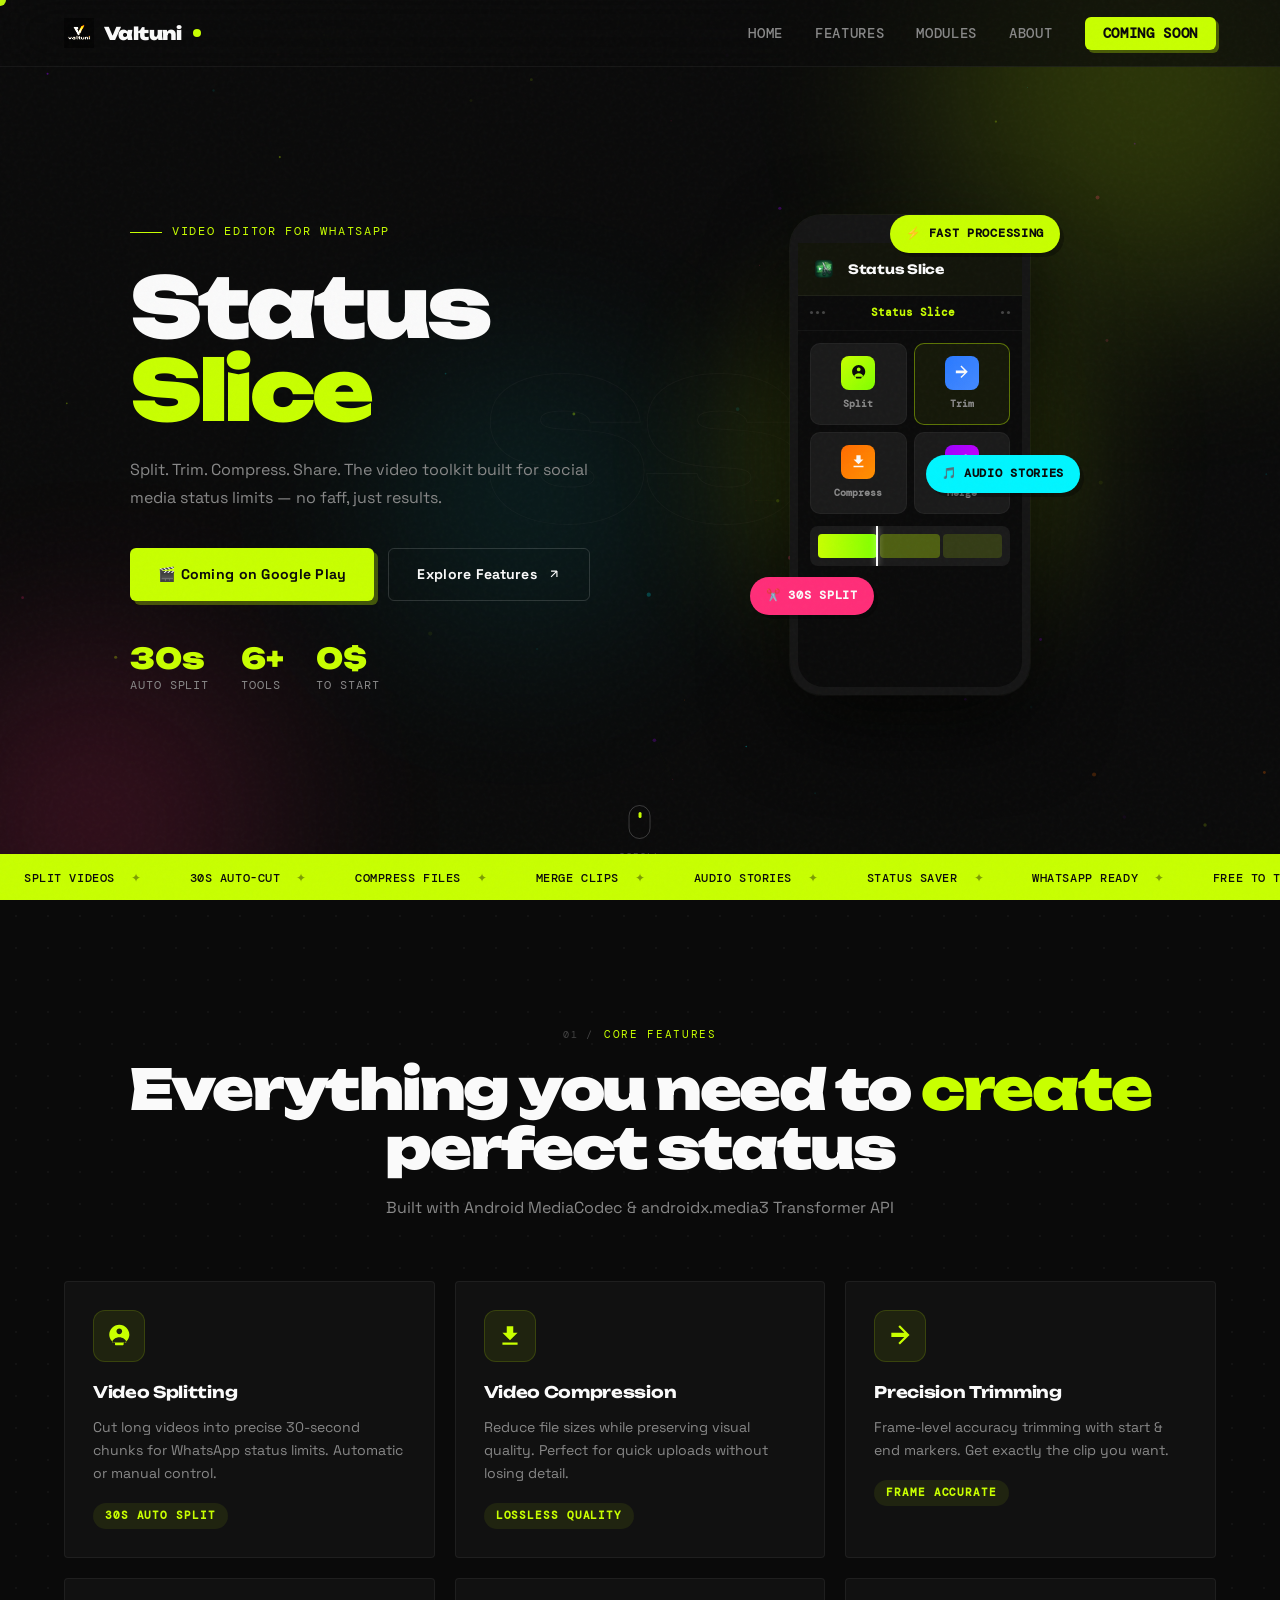
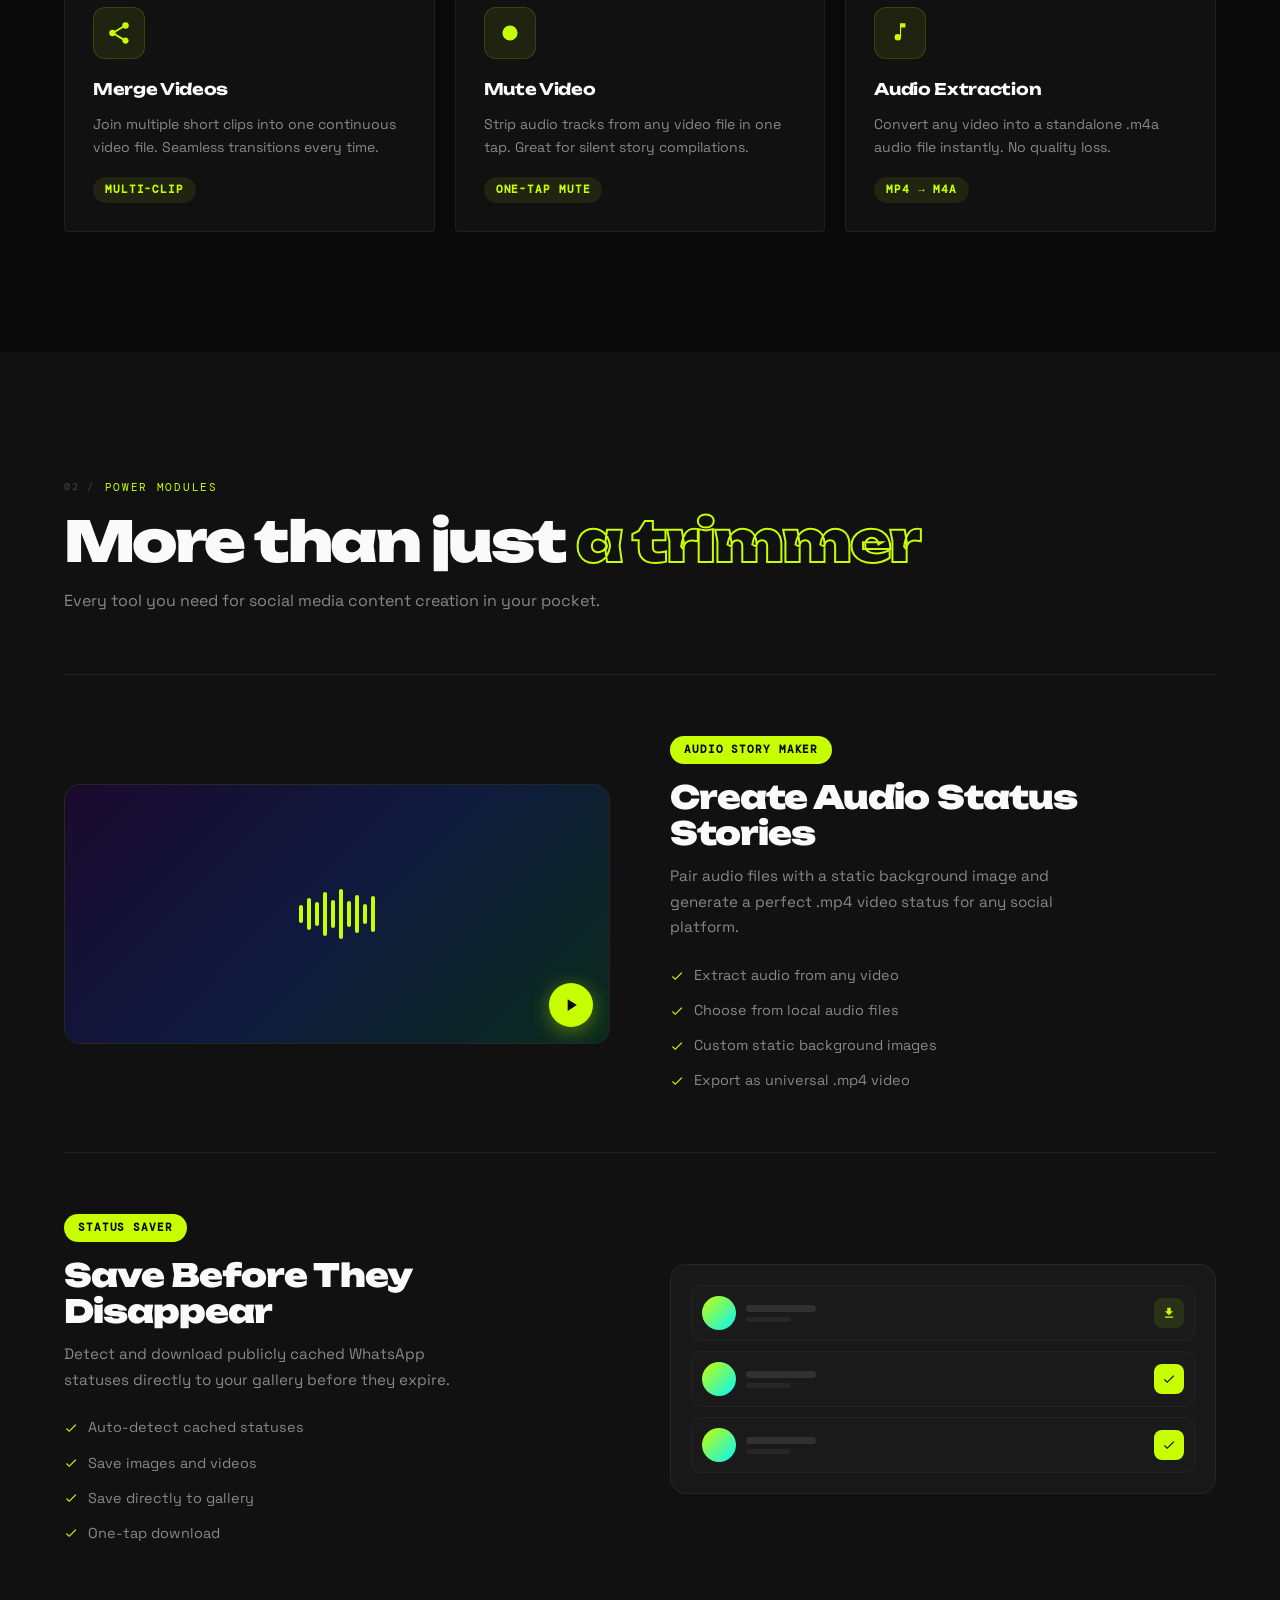
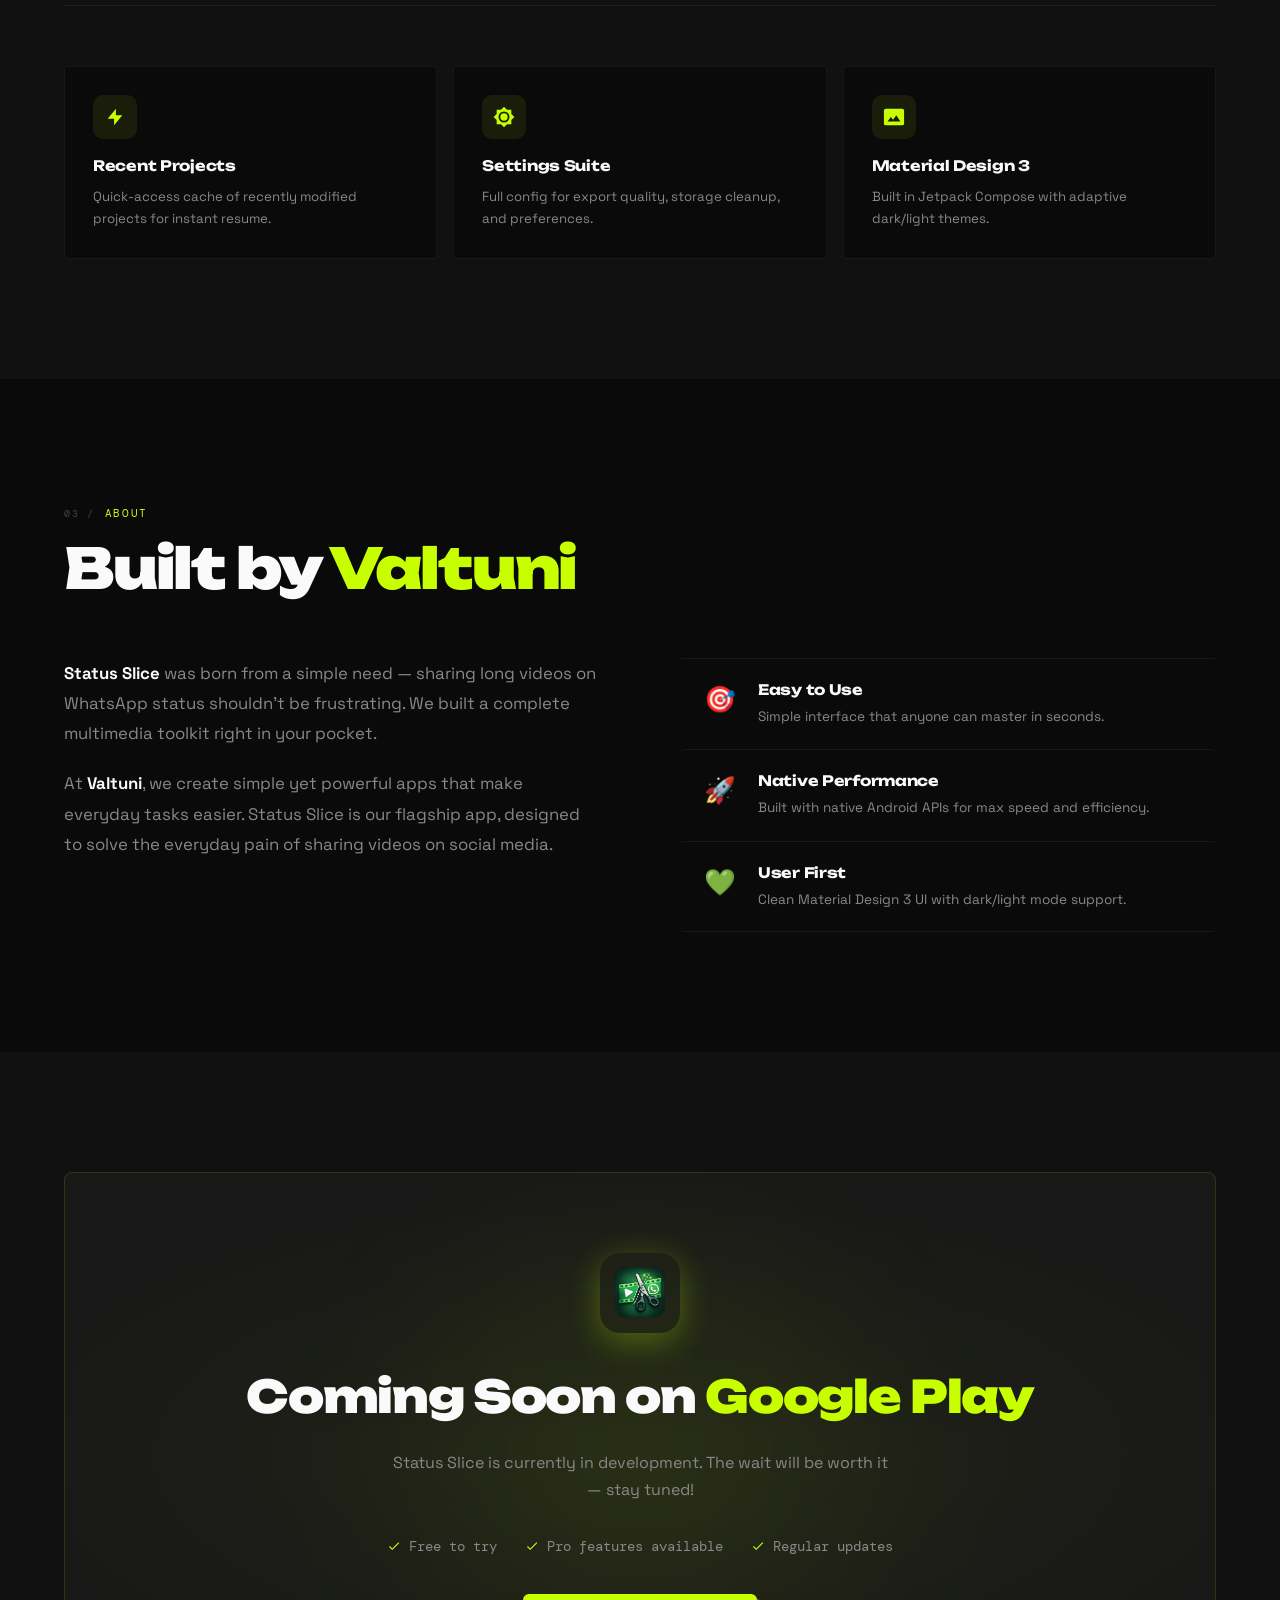
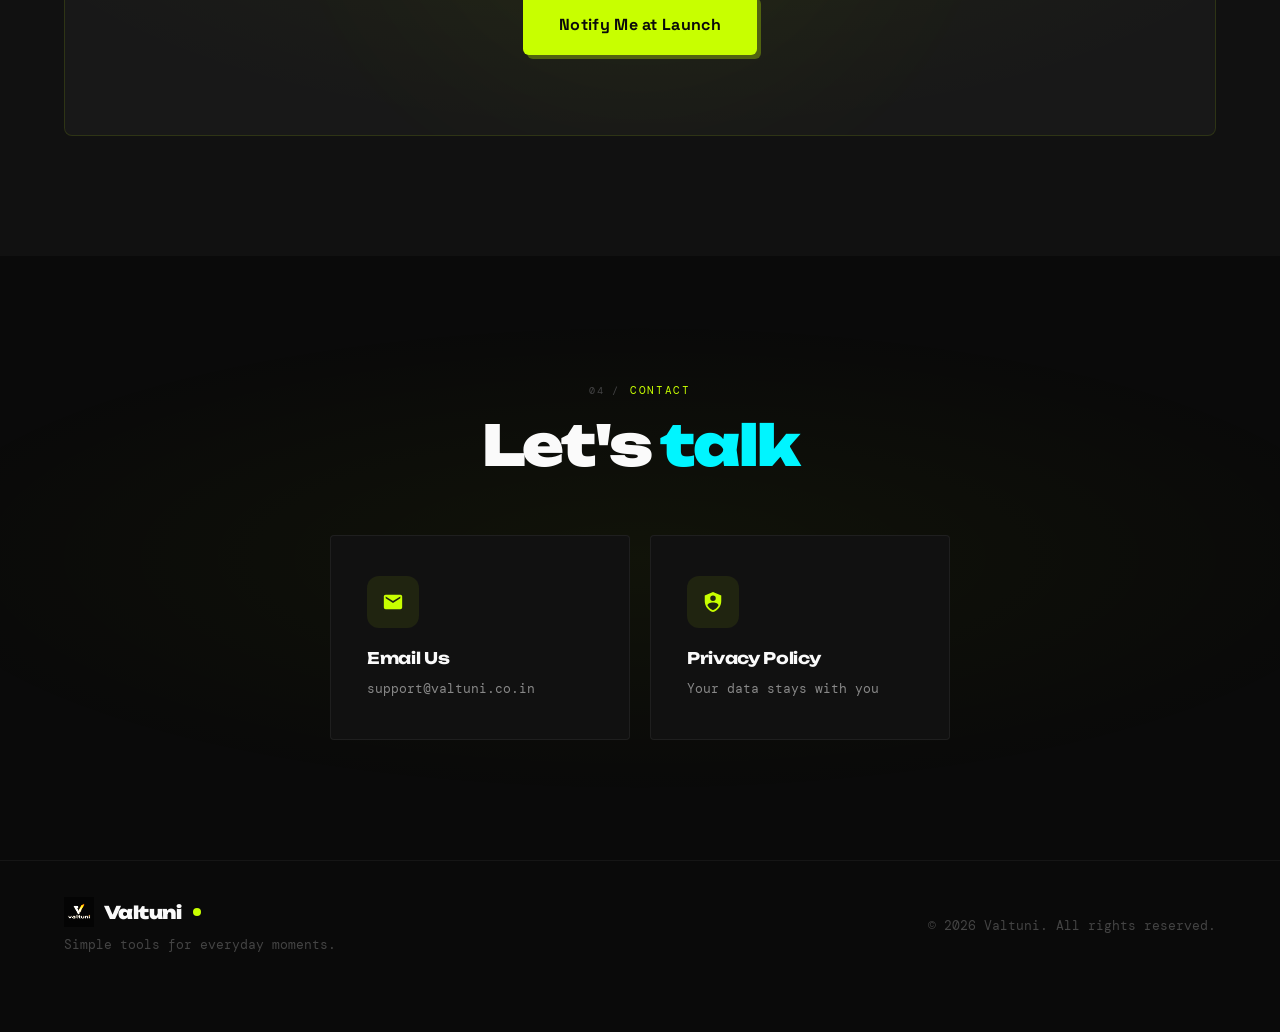
<file: statusslice/index.html>
<!DOCTYPE html>
<html lang="en">
<head>
    <meta charset="UTF-8">
    <meta name="viewport" content="width=device-width, initial-scale=1.0">
    <title>Status Slice — Split. Trim. Share. | Valtuni</title>
    <meta name="description" content="Status Slice — The ultimate video splitter, trimmer, compressor and status saver for WhatsApp & Instagram. Free to try.">
    <link rel="icon" type="image/x-icon" href="../favicon.ico">
    <link rel="icon" type="image/png" sizes="32x32" href="../favicon-32x32.png">
    <link rel="icon" type="image/png" sizes="16x16" href="../favicon-16x16.png">
    <link rel="stylesheet" href="style.css">
    <link rel="preconnect" href="https://fonts.googleapis.com">
    <link rel="preconnect" href="https://fonts.gstatic.com" crossorigin>
    <link href="https://fonts.googleapis.com/css2?family=Space+Grotesk:wght@300;400;500;600;700&family=Unbounded:wght@400;700;900&family=DM+Mono:wght@400;500&display=swap" rel="stylesheet">
</head>
<body>

    <div id="cursor"></div>
    <div id="cursor-ring"></div>
    <canvas id="particles"></canvas>

    <!-- Ticker -->
    <div class="ticker-wrap" aria-hidden="true">
        <div class="ticker-track">
            <span class="ticker-item">Split Videos <span class="ticker-sep">✦</span></span>
            <span class="ticker-item">30s Auto-Cut <span class="ticker-sep">✦</span></span>
            <span class="ticker-item">Compress Files <span class="ticker-sep">✦</span></span>
            <span class="ticker-item">Merge Clips <span class="ticker-sep">✦</span></span>
            <span class="ticker-item">Audio Stories <span class="ticker-sep">✦</span></span>
            <span class="ticker-item">Status Saver <span class="ticker-sep">✦</span></span>
            <span class="ticker-item">WhatsApp Ready <span class="ticker-sep">✦</span></span>
            <span class="ticker-item">Free to Try <span class="ticker-sep">✦</span></span>
            <span class="ticker-item">Split Videos <span class="ticker-sep">✦</span></span>
            <span class="ticker-item">30s Auto-Cut <span class="ticker-sep">✦</span></span>
            <span class="ticker-item">Compress Files <span class="ticker-sep">✦</span></span>
            <span class="ticker-item">Merge Clips <span class="ticker-sep">✦</span></span>
            <span class="ticker-item">Audio Stories <span class="ticker-sep">✦</span></span>
            <span class="ticker-item">Status Saver <span class="ticker-sep">✦</span></span>
            <span class="ticker-item">WhatsApp Ready <span class="ticker-sep">✦</span></span>
            <span class="ticker-item">Free to Try <span class="ticker-sep">✦</span></span>
        </div>
    </div>

    <nav class="navbar" id="navbar">
        <div class="container nav-container">
            <a href="../" class="logo">
                <img src="../valtuni logo.png" alt="Valtuni" class="logo-img">
                Valtuni<span class="logo-dot"></span>
            </a>
            <ul class="nav-links" id="navLinks">
                <li><a href="#home">Home</a></li>
                <li><a href="#features">Features</a></li>
                <li><a href="#modules">Modules</a></li>
                <li><a href="#about">About</a></li>
                <li><a href="#download" class="nav-cta">Coming Soon</a></li>
            </ul>
            <button class="menu-toggle" id="menuToggle" aria-label="Toggle menu">
                <span></span><span></span><span></span>
            </button>
        </div>
    </nav>

    <!-- HERO -->
    <section id="home" class="hero">
        <div class="hero-blob hero-blob-1"></div>
        <div class="hero-blob hero-blob-2"></div>
        <div class="hero-blob hero-blob-3"></div>
        <div class="hero-bg-text" aria-hidden="true">SS</div>

        <div class="container hero-content">
            <div class="hero-text">
                <div class="hero-label">
                    <span class="hero-label-line"></span>
                    Video Editor for WhatsApp
                </div>
                <h1>
                    Status<br><span class="hl-lime">Slice</span>
                </h1>
                <p class="hero-desc" id="heroDesc">Split. Trim. Compress. Share. The video toolkit built for social media status limits — no faff, just results.</p>
                <div class="hero-buttons">
                    <a href="#download" class="btn btn-primary btn-glow" id="heroPlayBtn">
                        🎬 Coming on Google Play
                    </a>
                    <a href="#features" class="btn btn-outline" id="heroFeatBtn">
                        Explore Features
                        <svg width="14" height="14" viewBox="0 0 24 24" fill="none" stroke="currentColor" stroke-width="2"><path d="M7 17L17 7M17 7H7M17 7V17"/></svg>
                    </a>
                </div>
                <div class="hero-stats">
                    <div class="hero-stat">
                        <span class="hero-stat-num">30s</span>
                        <span class="hero-stat-label">Auto Split</span>
                    </div>
                    <div class="hero-stat">
                        <span class="hero-stat-num">6+</span>
                        <span class="hero-stat-label">Tools</span>
                    </div>
                    <div class="hero-stat">
                        <span class="hero-stat-num">0$</span>
                        <span class="hero-stat-label">To Start</span>
                    </div>
                </div>
            </div>

            <div class="hero-visual">
                <div class="phone-wrapper">
                    <div class="phone-glow"></div>
                    <div class="phone-mockup">
                        <div class="phone-notch"></div>
                        <div class="phone-screen">
                            <div class="app-logo-bar">
                                <img src="../status slice logo.png" alt="Status Slice" class="app-logo-img">
                                <span class="app-logo-name">Status Slice</span>
                            </div>
                            <div class="app-header-bar">
                                <div class="app-header-dots"><span></span><span></span><span></span></div>
                                <span class="app-header-title">Status Slice</span>
                                <div class="app-header-dots"><span></span><span></span></div>
                            </div>
                            <div class="app-content-preview">
                                <div class="app-tool-card">
                                    <div class="app-tool-icon split-icon">
                                        <svg width="18" height="18" viewBox="0 0 24 24" fill="currentColor"><path d="M9.64,7.64C9.64,6.17 10.82,5 12.28,5C13.75,5 14.92,6.17 14.92,7.64C14.92,9.1 13.75,10.28 12.28,10.28C10.82,10.28 9.64,9.1 9.64,7.64M5.93,17.57C5.93,15.12 9.21,13.12 12.28,13.12C15.36,13.12 18.64,15.12 18.64,17.57V18H5.93V17.57M12.28,1.5C7.17,1.5 3,5.67 3,10.78C3,14.14 5.11,16.97 8.28,18.43L8.28,19.5C8.28,20.05 8.73,20.5 9.28,20.5H15.28C15.83,20.5 16.28,20.05 16.28,19.5L16.28,18.43C19.45,16.97 21.56,14.14 21.56,10.78C21.56,5.67 17.39,1.5 12.28,1.5Z"/></svg>
                                    </div>
                                    <span>Split</span>
                                </div>
                                <div class="app-tool-card">
                                    <div class="app-tool-icon trim-icon">
                                        <svg width="18" height="18" viewBox="0 0 24 24" fill="currentColor"><path d="M4,11V13H16L10.5,18.5L11.92,19.92L20.84,11L11.92,2.08L10.5,3.5L16,9H4V11Z"/></svg>
                                    </div>
                                    <span>Trim</span>
                                </div>
                                <div class="app-tool-card">
                                    <div class="app-tool-icon compress-icon">
                                        <svg width="18" height="18" viewBox="0 0 24 24" fill="currentColor"><path d="M19,9H15V3H9V9H5L12,16L19,9M5,18V20H19V18H5Z"/></svg>
                                    </div>
                                    <span>Compress</span>
                                </div>
                                <div class="app-tool-card">
                                    <div class="app-tool-icon merge-icon">
                                        <svg width="18" height="18" viewBox="0 0 24 24" fill="currentColor"><path d="M18,16.08C17.24,16.08 16.56,16.38 16.04,16.85L8.91,12.7C8.96,12.47 9,12.24 9,12C9,11.76 8.96,11.53 8.91,11.3L15.96,7.19C16.5,7.69 17.21,8 18,8A3,3 0 0,0 21,5A3,3 0 0,0 18,2A3,3 0 0,0 15,5C15,5.24 15.04,5.47 15.09,5.7L8.04,9.81C7.5,9.31 6.79,9 6,9A3,3 0 0,0 3,12A3,3 0 0,0 6,15C6.79,15 7.5,14.69 8.04,14.19L15.16,18.35C15.11,18.56 15.08,18.78 15.08,19C15.08,20.61 16.39,21.92 18,21.92C19.61,21.92 20.92,20.61 20.92,19C20.92,17.39 19.61,16.08 18,16.08Z"/></svg>
                                    </div>
                                    <span>Merge</span>
                                </div>
                            </div>
                            <div class="video-timeline-preview">
                                <div class="timeline-bar">
                                    <div class="timeline-segment seg-1"></div>
                                    <div class="timeline-segment seg-2"></div>
                                    <div class="timeline-segment seg-3"></div>
                                </div>
                                <div class="timeline-cursor"></div>
                            </div>
                        </div>
                    </div>
                    <div class="hero-float-badge hero-float-badge-1">⚡ Fast Processing</div>
                    <div class="hero-float-badge hero-float-badge-2">✂️ 30s Split</div>
                    <div class="hero-float-badge hero-float-badge-3">🎵 Audio Stories</div>
                </div>
            </div>
        </div>

        <div class="scroll-indicator">
            <div class="mouse"><div class="wheel"></div></div>
            <span>Scroll</span>
        </div>
    </section>

    <!-- FEATURES -->
    <section id="features" class="features">
        <div class="container">
            <div class="section-header center sr">
                <div class="section-label"><span class="section-label-num">01 /</span> Core Features</div>
                <h2>Everything you need to <span class="hl-lime">create</span> perfect status</h2>
                <p>Built with Android MediaCodec & androidx.media3 Transformer API</p>
            </div>
            <div class="features-grid">
                <div class="feature-card sr sr-d1">
                    <div class="feature-icon-wrap">
                        <div class="feature-icon">
                            <svg width="26" height="26" viewBox="0 0 24 24" fill="currentColor"><path d="M9.64,7.64C9.64,6.17 10.82,5 12.28,5C13.75,5 14.92,6.17 14.92,7.64C14.92,9.1 13.75,10.28 12.28,10.28C10.82,10.28 9.64,9.1 9.64,7.64M5.93,17.57C5.93,15.12 9.21,13.12 12.28,13.12C15.36,13.12 18.64,15.12 18.64,17.57V18H5.93V17.57M12.28,1.5C7.17,1.5 3,5.67 3,10.78C3,14.14 5.11,16.97 8.28,18.43L8.28,19.5C8.28,20.05 8.73,20.5 9.28,20.5H15.28C15.83,20.5 16.28,20.05 16.28,19.5L16.28,18.43C19.45,16.97 21.56,14.14 21.56,10.78C21.56,5.67 17.39,1.5 12.28,1.5Z"/></svg>
                        </div>
                    </div>
                    <h3>Video Splitting</h3>
                    <p>Cut long videos into precise 30-second chunks for WhatsApp status limits. Automatic or manual control.</p>
                    <div class="feature-tag">30s Auto Split</div>
                </div>
                <div class="feature-card sr sr-d2">
                    <div class="feature-icon-wrap">
                        <div class="feature-icon">
                            <svg width="26" height="26" viewBox="0 0 24 24" fill="currentColor"><path d="M19,9H15V3H9V9H5L12,16L19,9M5,18V20H19V18H5Z"/></svg>
                        </div>
                    </div>
                    <h3>Video Compression</h3>
                    <p>Reduce file sizes while preserving visual quality. Perfect for quick uploads without losing detail.</p>
                    <div class="feature-tag">Lossless Quality</div>
                </div>
                <div class="feature-card sr sr-d3">
                    <div class="feature-icon-wrap">
                        <div class="feature-icon">
                            <svg width="26" height="26" viewBox="0 0 24 24" fill="currentColor"><path d="M4,11V13H16L10.5,18.5L11.92,19.92L20.84,11L11.92,2.08L10.5,3.5L16,9H4V11Z"/></svg>
                        </div>
                    </div>
                    <h3>Precision Trimming</h3>
                    <p>Frame-level accuracy trimming with start & end markers. Get exactly the clip you want.</p>
                    <div class="feature-tag">Frame Accurate</div>
                </div>
                <div class="feature-card sr sr-d1">
                    <div class="feature-icon-wrap">
                        <div class="feature-icon">
                            <svg width="26" height="26" viewBox="0 0 24 24" fill="currentColor"><path d="M18,16.08C17.24,16.08 16.56,16.38 16.04,16.85L8.91,12.7C8.96,12.47 9,12.24 9,12C9,11.76 8.96,11.53 8.91,11.3L15.96,7.19C16.5,7.69 17.21,8 18,8A3,3 0 0,0 21,5A3,3 0 0,0 18,2A3,3 0 0,0 15,5C15,5.24 15.04,5.47 15.09,5.7L8.04,9.81C7.5,9.31 6.79,9 6,9A3,3 0 0,0 3,12A3,3 0 0,0 6,15C6.79,15 7.5,14.69 8.04,14.19L15.16,18.35C15.11,18.56 15.08,18.78 15.08,19C15.08,20.61 16.39,21.92 18,21.92C19.61,21.92 20.92,20.61 20.92,19C20.92,17.39 19.61,16.08 18,16.08Z"/></svg>
                        </div>
                    </div>
                    <h3>Merge Videos</h3>
                    <p>Join multiple short clips into one continuous video file. Seamless transitions every time.</p>
                    <div class="feature-tag">Multi-Clip</div>
                </div>
                <div class="feature-card sr sr-d2">
                    <div class="feature-icon-wrap">
                        <div class="feature-icon">
                            <svg width="26" height="26" viewBox="0 0 24 24" fill="currentColor"><path d="M16.5,12A4.5,4.5 0 0,0 14,7.97V11.18L16.45,13.63C16.48,13 16.5,12.5 16.5,12M19,12A7,7 0 0,0 12,5A7,7 0 0,0 5,12A7,7 0 0,0 12,19A7,7 0 0,0 19,12Z"/></svg>
                        </div>
                    </div>
                    <h3>Mute Video</h3>
                    <p>Strip audio tracks from any video file in one tap. Great for silent story compilations.</p>
                    <div class="feature-tag">One-Tap Mute</div>
                </div>
                <div class="feature-card sr sr-d3">
                    <div class="feature-icon-wrap">
                        <div class="feature-icon">
                            <svg width="26" height="26" viewBox="0 0 24 24" fill="currentColor"><path d="M12,3V13.55C11.41,13.21 10.73,13 10,13A3,3 0 0,0 7,16A3,3 0 0,0 10,19A3,3 0 0,0 13,16V7H17V3H12Z"/></svg>
                        </div>
                    </div>
                    <h3>Audio Extraction</h3>
                    <p>Convert any video into a standalone .m4a audio file instantly. No quality loss.</p>
                    <div class="feature-tag">MP4 → M4A</div>
                </div>
            </div>
        </div>
    </section>

    <!-- MODULES -->
    <section id="modules" class="modules">
        <div class="container">
            <div class="section-header sr">
                <div class="section-label"><span class="section-label-num">02 /</span> Power Modules</div>
                <h2>More than just <span class="hl-outline">a trimmer</span></h2>
                <p>Every tool you need for social media content creation in your pocket.</p>
            </div>

            <div class="module-showcase">
                <!-- Audio Story Maker -->
                <div class="module-card sr-left">
                    <div class="module-visual">
                        <div class="story-preview">
                            <div class="story-image-bg"></div>
                            <div class="story-audio-wave">
                                <span></span><span></span><span></span><span></span><span></span>
                                <span></span><span></span><span></span><span></span><span></span>
                            </div>
                            <div class="story-play-btn">
                                <svg width="20" height="20" viewBox="0 0 24 24" fill="#0a0a0a"><path d="M8,5.14V19.14L19,12.14L8,5.14Z"/></svg>
                            </div>
                        </div>
                    </div>
                    <div class="module-info">
                        <div class="module-badge">Audio Story Maker</div>
                        <h3>Create Audio Status Stories</h3>
                        <p>Pair audio files with a static background image and generate a perfect .mp4 video status for any social platform.</p>
                        <ul class="module-features">
                            <li><svg width="14" height="14" viewBox="0 0 24 24" fill="currentColor"><path d="M21,7L9,19L3.5,13.5L4.91,12.09L9,16.17L19.59,5.59L21,7Z"/></svg>Extract audio from any video</li>
                            <li><svg width="14" height="14" viewBox="0 0 24 24" fill="currentColor"><path d="M21,7L9,19L3.5,13.5L4.91,12.09L9,16.17L19.59,5.59L21,7Z"/></svg>Choose from local audio files</li>
                            <li><svg width="14" height="14" viewBox="0 0 24 24" fill="currentColor"><path d="M21,7L9,19L3.5,13.5L4.91,12.09L9,16.17L19.59,5.59L21,7Z"/></svg>Custom static background images</li>
                            <li><svg width="14" height="14" viewBox="0 0 24 24" fill="currentColor"><path d="M21,7L9,19L3.5,13.5L4.91,12.09L9,16.17L19.59,5.59L21,7Z"/></svg>Export as universal .mp4 video</li>
                        </ul>
                    </div>
                </div>

                <!-- Status Saver -->
                <div class="module-card sr-right">
                    <div class="module-info">
                        <div class="module-badge">Status Saver</div>
                        <h3>Save Before They Disappear</h3>
                        <p>Detect and download publicly cached WhatsApp statuses directly to your gallery before they expire.</p>
                        <ul class="module-features">
                            <li><svg width="14" height="14" viewBox="0 0 24 24" fill="currentColor"><path d="M21,7L9,19L3.5,13.5L4.91,12.09L9,16.17L19.59,5.59L21,7Z"/></svg>Auto-detect cached statuses</li>
                            <li><svg width="14" height="14" viewBox="0 0 24 24" fill="currentColor"><path d="M21,7L9,19L3.5,13.5L4.91,12.09L9,16.17L19.59,5.59L21,7Z"/></svg>Save images and videos</li>
                            <li><svg width="14" height="14" viewBox="0 0 24 24" fill="currentColor"><path d="M21,7L9,19L3.5,13.5L4.91,12.09L9,16.17L19.59,5.59L21,7Z"/></svg>Save directly to gallery</li>
                            <li><svg width="14" height="14" viewBox="0 0 24 24" fill="currentColor"><path d="M21,7L9,19L3.5,13.5L4.91,12.09L9,16.17L19.59,5.59L21,7Z"/></svg>One-tap download</li>
                        </ul>
                    </div>
                    <div class="module-visual">
                        <div class="saver-preview">
                            <div class="status-card-preview">
                                <div class="status-avatar"></div>
                                <div class="status-content"><div class="status-name"></div><div class="status-time"></div></div>
                                <div class="status-save-btn" id="sBtn1"><svg width="14" height="14" viewBox="0 0 24 24" fill="currentColor"><path d="M19,9H15V3H9V9H5L12,16L19,9M5,18V20H19V18H5Z"/></svg></div>
                            </div>
                            <div class="status-card-preview">
                                <div class="status-avatar"></div>
                                <div class="status-content"><div class="status-name"></div><div class="status-time"></div></div>
                                <div class="status-save-btn saved" id="sBtn2"><svg width="14" height="14" viewBox="0 0 24 24" fill="currentColor"><path d="M21,7L9,19L3.5,13.5L4.91,12.09L9,16.17L19.59,5.59L21,7Z"/></svg></div>
                            </div>
                            <div class="status-card-preview">
                                <div class="status-avatar"></div>
                                <div class="status-content"><div class="status-name"></div><div class="status-time"></div></div>
                                <div class="status-save-btn" id="sBtn3"><svg width="14" height="14" viewBox="0 0 24 24" fill="currentColor"><path d="M19,9H15V3H9V9H5L12,16L19,9M5,18V20H19V18H5Z"/></svg></div>
                            </div>
                        </div>
                    </div>
                </div>
            </div>

            <div class="module-extras">
                <div class="extra-card sr sr-d1">
                    <div class="extra-icon"><svg width="22" height="22" viewBox="0 0 24 24" fill="currentColor"><path d="M13,10V3L4,14H11V21L20,10H13Z"/></svg></div>
                    <h4>Recent Projects</h4>
                    <p>Quick-access cache of recently modified projects for instant resume.</p>
                </div>
                <div class="extra-card sr sr-d2">
                    <div class="extra-icon"><svg width="22" height="22" viewBox="0 0 24 24" fill="currentColor"><path d="M12,8A4,4 0 0,0 8,12A4,4 0 0,0 12,16A4,4 0 0,0 16,12A4,4 0 0,0 12,8M12,18A6,6 0 0,1 6,12A6,6 0 0,1 12,6A6,6 0 0,1 18,12A6,6 0 0,1 12,18M20,8.69V4H15.31L12,0.69L8.69,4H4V8.69L0.69,12L4,15.31V20H8.69L12,23.31L15.31,20H20V15.31L23.31,12L20,8.69Z"/></svg></div>
                    <h4>Settings Suite</h4>
                    <p>Full config for export quality, storage cleanup, and preferences.</p>
                </div>
                <div class="extra-card sr sr-d3">
                    <div class="extra-icon"><svg width="22" height="22" viewBox="0 0 24 24" fill="currentColor"><path d="M21,3H3C2,3 1,4 1,5V19A2,2 0 0,0 3,21H21A2,2 0 0,0 23,19V5C23,4 22,3 21,3M5,17L8.5,12L11,15L14.5,10L19,17H5Z"/></svg></div>
                    <h4>Material Design 3</h4>
                    <p>Built in Jetpack Compose with adaptive dark/light themes.</p>
                </div>
            </div>
        </div>
    </section>

    <!-- ABOUT -->
    <section id="about" class="about">
        <div class="container">
            <div class="section-header sr">
                <div class="section-label"><span class="section-label-num">03 /</span> About</div>
                <h2>Built by <span class="hl-lime">Valtuni</span></h2>
            </div>
            <div class="about-content">
                <div class="about-text sr-left">
                    <p><strong>Status Slice</strong> was born from a simple need — sharing long videos on WhatsApp status shouldn't be frustrating. We built a complete multimedia toolkit right in your pocket.</p>
                    <p>At <strong>Valtuni</strong>, we create simple yet powerful apps that make everyday tasks easier. Status Slice is our flagship app, designed to solve the everyday pain of sharing videos on social media.</p>
                </div>
                <div class="about-values sr-right">
                    <div class="value-card">
                        <div class="value-icon">🎯</div>
                        <div><h4>Easy to Use</h4><p>Simple interface that anyone can master in seconds.</p></div>
                    </div>
                    <div class="value-card">
                        <div class="value-icon">🚀</div>
                        <div><h4>Native Performance</h4><p>Built with native Android APIs for max speed and efficiency.</p></div>
                    </div>
                    <div class="value-card">
                        <div class="value-icon">💚</div>
                        <div><h4>User First</h4><p>Clean Material Design 3 UI with dark/light mode support.</p></div>
                    </div>
                </div>
            </div>
        </div>
    </section>

    <!-- DOWNLOAD -->
    <section id="download" class="download">
        <div class="container">
            <div class="download-card sr-scale">
                <div class="download-glow"></div>
                <div class="download-content">
                    <img src="../status slice logo.png" alt="Status Slice" class="download-logo">
                    <h2>Coming Soon on <span class="hl-lime">Google Play</span></h2>
                    <p>Status Slice is currently in development. The wait will be worth it — stay tuned!</p>
                    <div class="download-features">
                        <span><svg width="14" height="14" viewBox="0 0 24 24" fill="currentColor"><path d="M21,7L9,19L3.5,13.5L4.91,12.09L9,16.17L19.59,5.59L21,7Z"/></svg>Free to try</span>
                        <span><svg width="14" height="14" viewBox="0 0 24 24" fill="currentColor"><path d="M21,7L9,19L3.5,13.5L4.91,12.09L9,16.17L19.59,5.59L21,7Z"/></svg>Pro features available</span>
                        <span><svg width="14" height="14" viewBox="0 0 24 24" fill="currentColor"><path d="M21,7L9,19L3.5,13.5L4.91,12.09L9,16.17L19.59,5.59L21,7Z"/></svg>Regular updates</span>
                    </div>
                    <a href="mailto:support@valtuni.co.in" class="btn btn-primary btn-large btn-glow">Notify Me at Launch</a>
                </div>
            </div>
        </div>
    </section>

    <!-- CONTACT -->
    <section id="contact" class="contact">
        <div class="container">
            <div class="section-header center sr">
                <div class="section-label"><span class="section-label-num">04 /</span> Contact</div>
                <h2>Let's <span class="hl-cyan">talk</span></h2>
            </div>
            <div class="contact-grid">
                <a href="mailto:support@valtuni.co.in" class="contact-card sr sr-d1">
                    <div class="contact-icon"><svg width="22" height="22" viewBox="0 0 24 24" fill="currentColor"><path d="M20,4H4C2.89,4 2,4.89 2,6V18A2,2 0 0,0 4,20H20A2,2 0 0,0 22,18V6C22,4.89 21.1,4 20,4M20,8L12,13L4,8V6L12,11L20,6V8Z"/></svg></div>
                    <h3>Email Us</h3>
                    <p>support@valtuni.co.in</p>
                </a>
                <a href="privacy.html" class="contact-card sr sr-d2">
                    <div class="contact-icon"><svg width="22" height="22" viewBox="0 0 24 24" fill="currentColor"><path d="M12,1L3,5V11C3,16.55 6.84,21.74 12,23C17.16,21.74 21,16.55 21,11V5L12,1M12,5A3,3 0 0,1 15,8A3,3 0 0,1 12,11A3,3 0 0,1 9,8A3,3 0 0,1 12,5M17.13,17C15.92,18.85 14.11,20.24 12,20.92C9.89,20.24 8.08,18.85 6.87,17C6.53,16.5 6.24,15.97 6,15.41C6,13.82 8.71,12.5 12,12.5C15.29,12.5 18,13.82 18,15.41C17.76,15.97 17.47,16.5 17.13,17Z"/></svg></div>
                    <h3>Privacy Policy</h3>
                    <p>Your data stays with you</p>
                </a>
            </div>
        </div>
    </section>

    <footer class="footer">
        <div class="container footer-content">
            <div class="footer-left">
                <a href="../" class="logo">
                    <img src="../valtuni logo.png" alt="Valtuni" class="logo-img">
                    Valtuni<span class="logo-dot"></span>
                </a>
                <p>Simple tools for everyday moments.</p>
            </div>
            <div class="footer-right"><p>&copy; 2026 Valtuni. All rights reserved.</p></div>
        </div>
    </footer>

    <script src="app.js"></script>
</body>
</html>
</file>
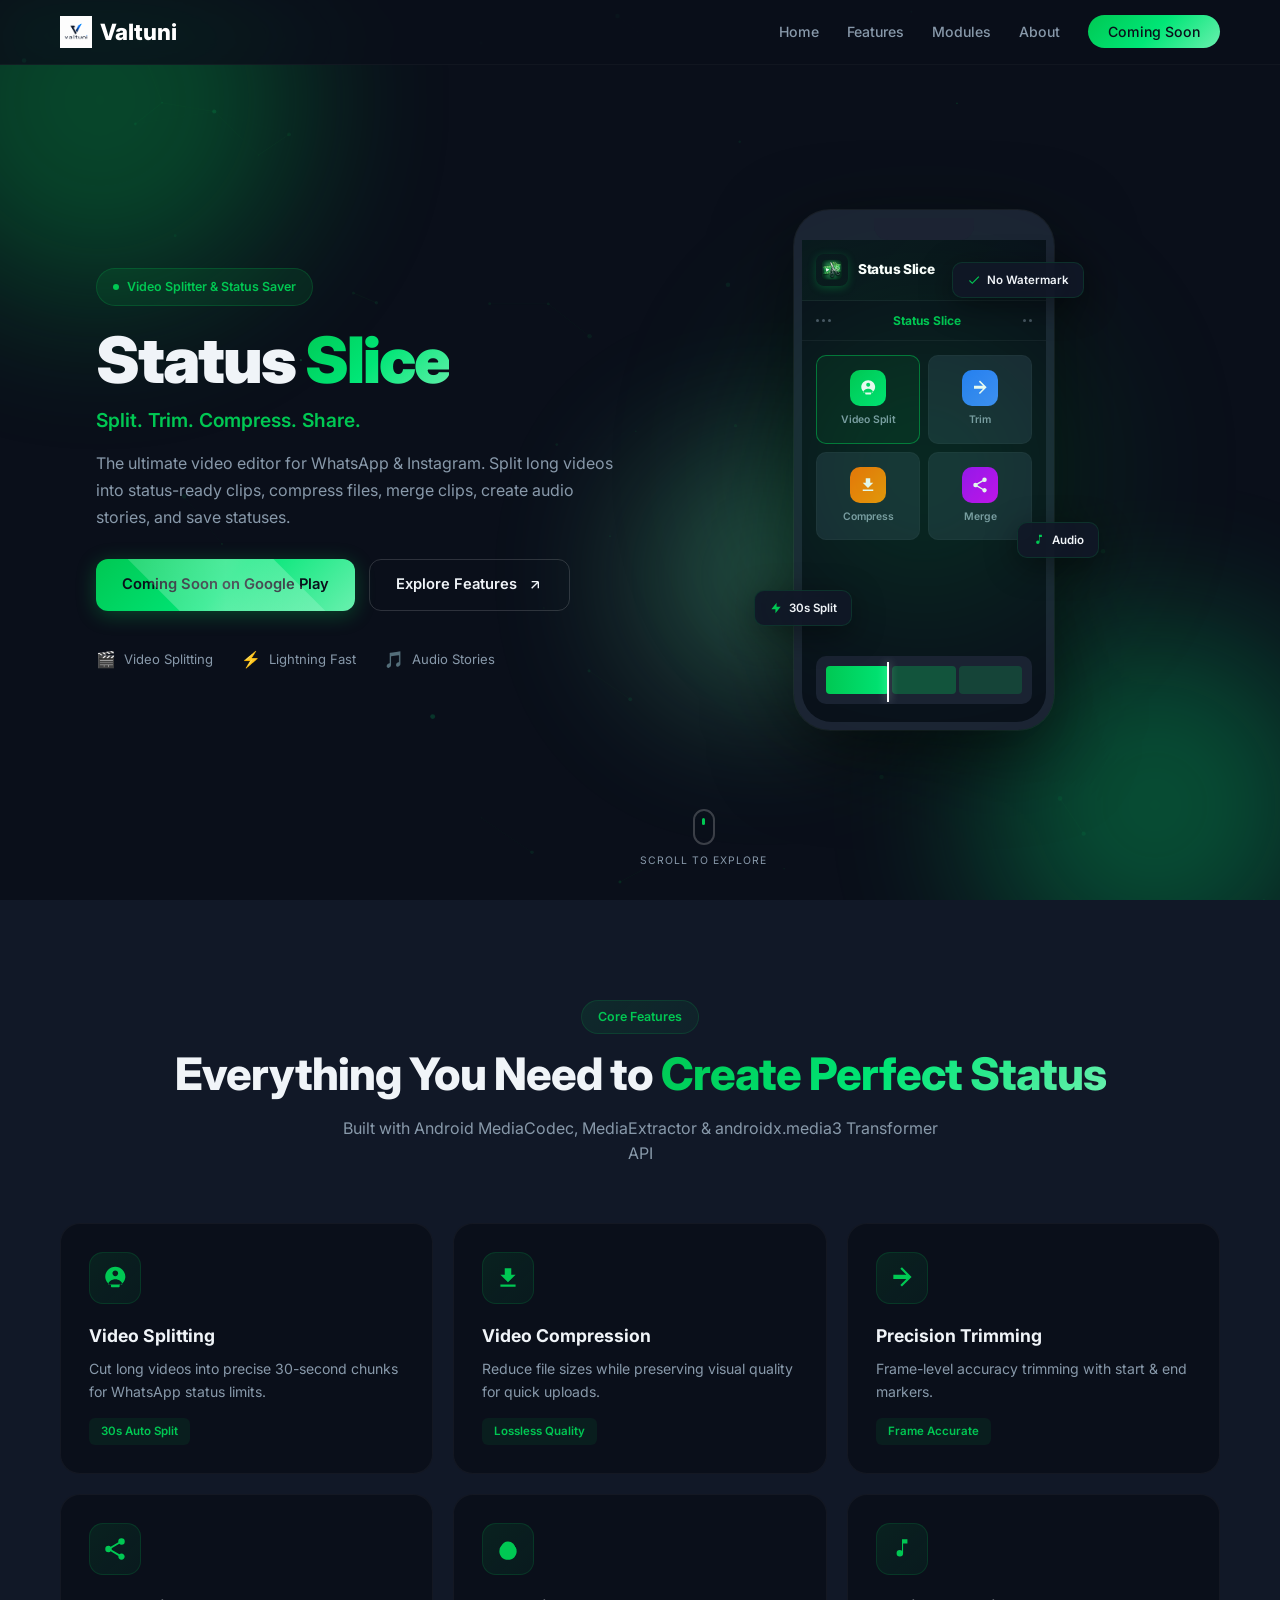
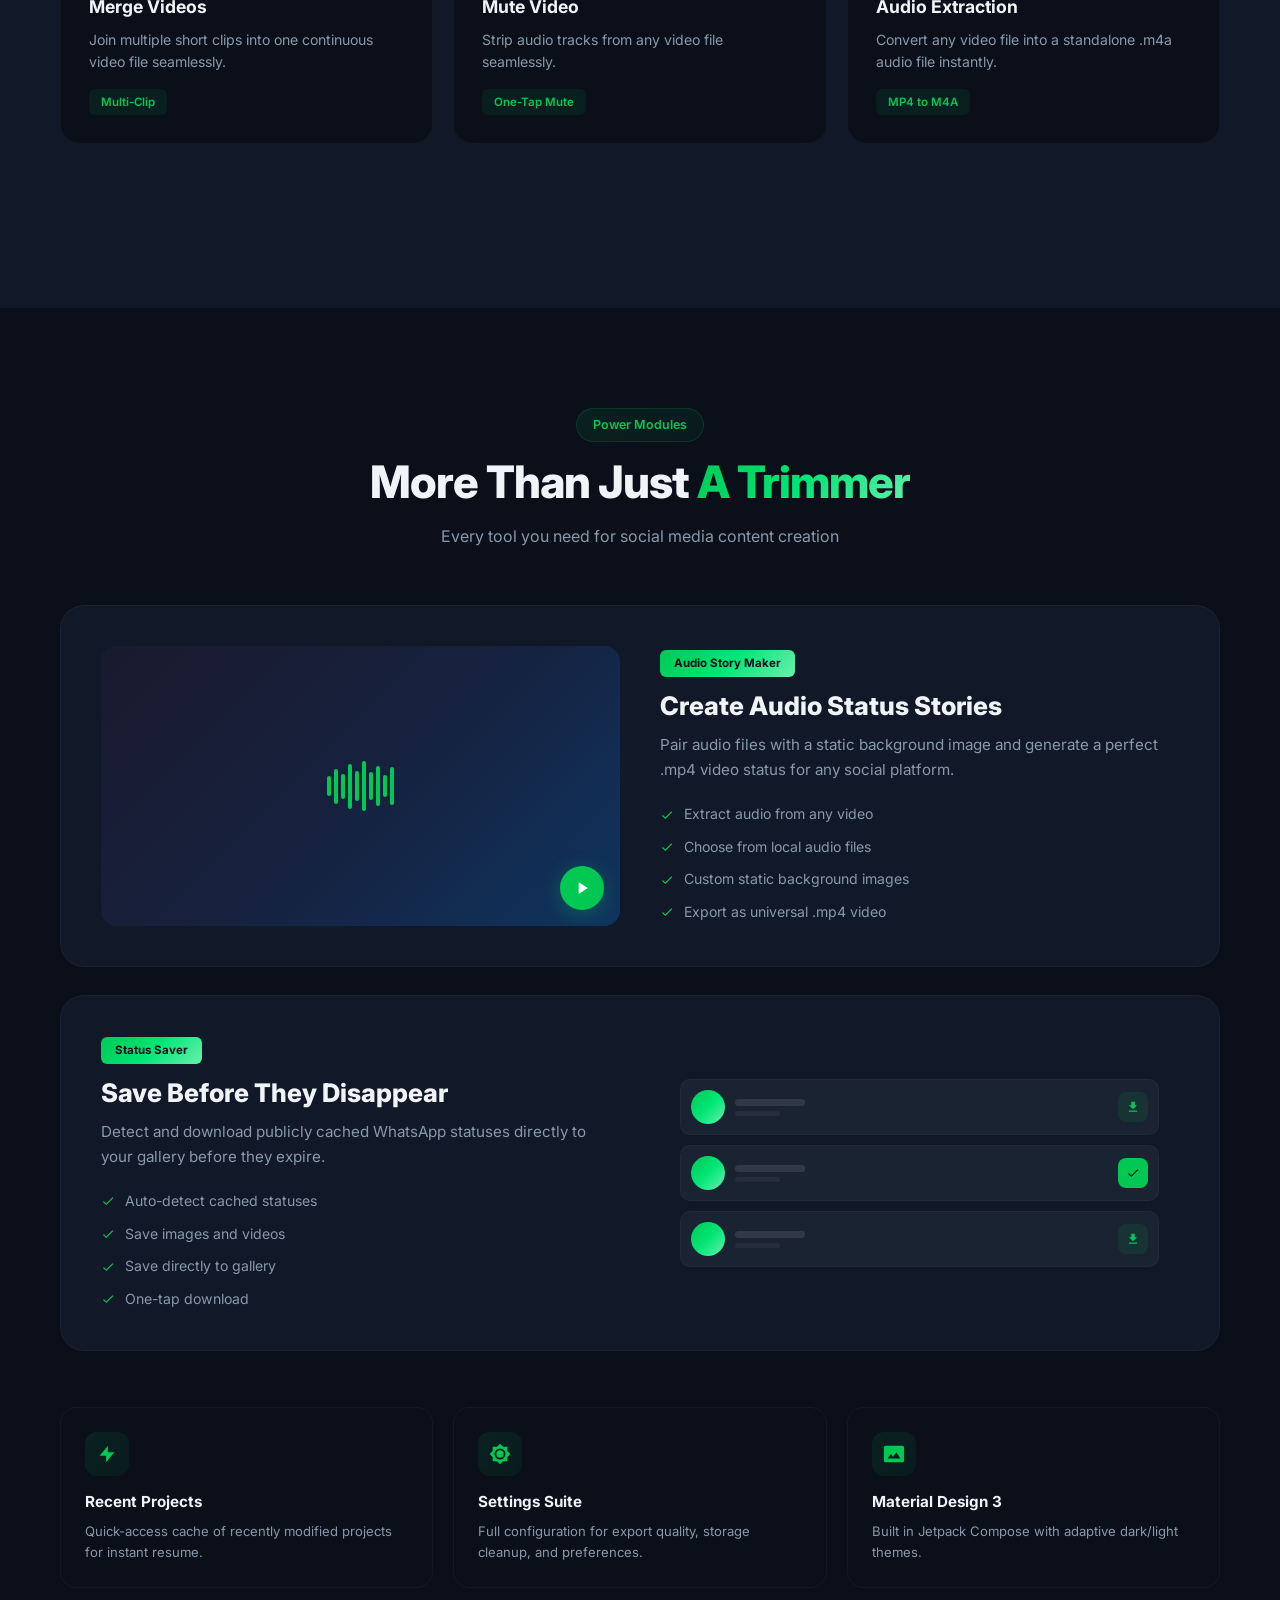
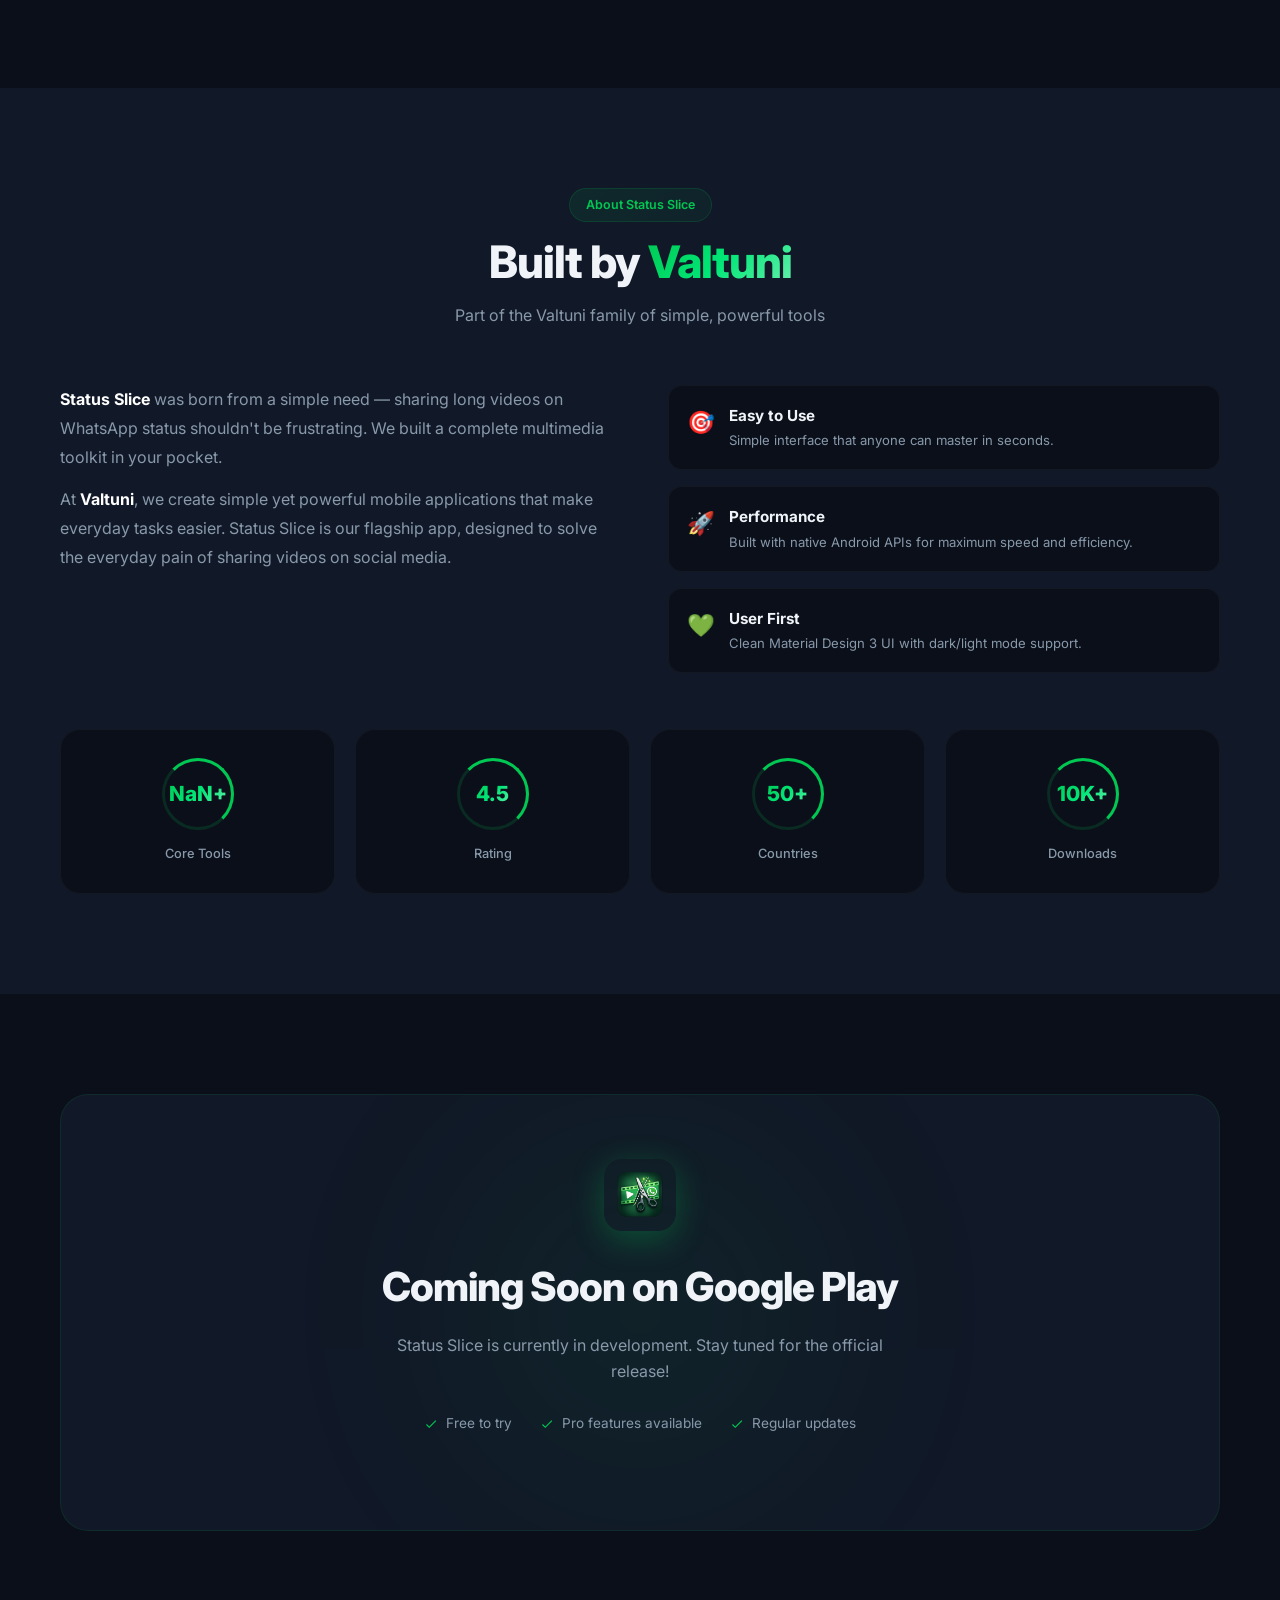
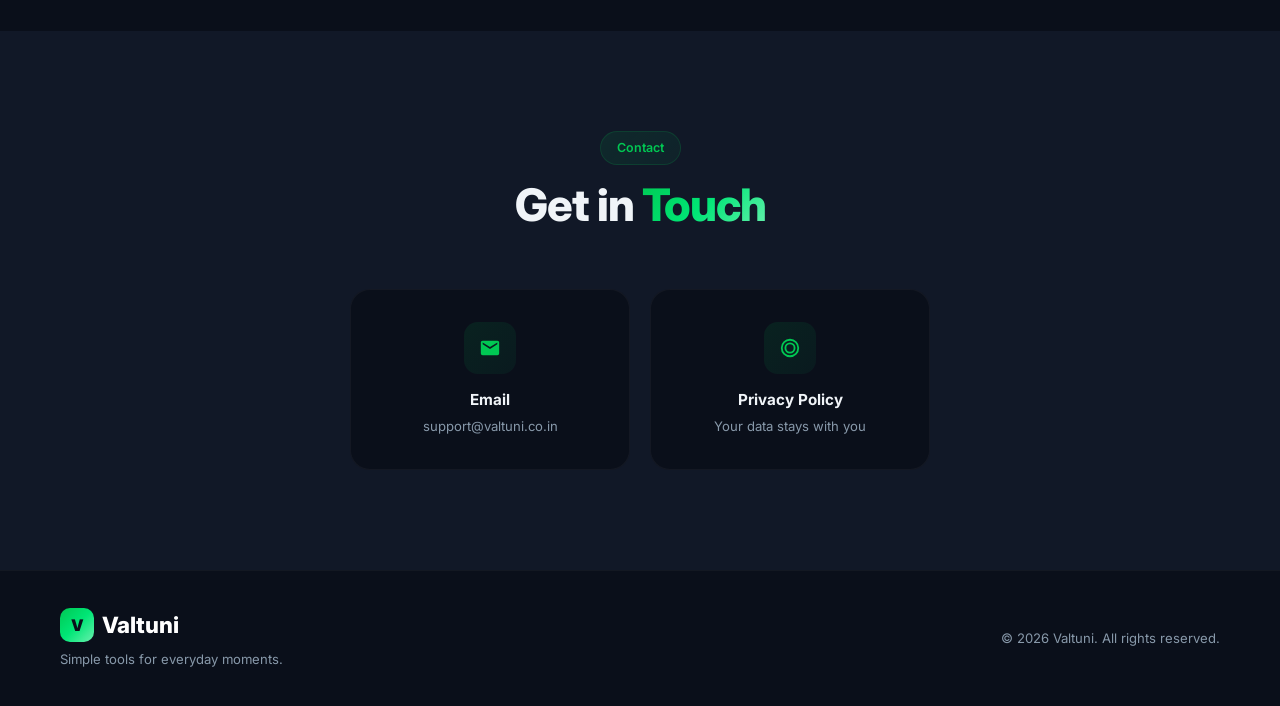
<file: statussplice/index.html>
<!DOCTYPE html>
<html lang="en">
<head>
    <meta charset="UTF-8">
    <meta name="viewport" content="width=device-width, initial-scale=1.0">
    <title>Status Slice - Video Splitter & Trimmer for WhatsApp | Valtuni</title>
    <meta name="description" content="Status Slice - The ultimate video splitter, trimmer, compressor and status saver for WhatsApp & Instagram.">
    <link rel="icon" type="image/x-icon" href="../favicon.ico">
    <link rel="icon" type="image/png" sizes="32x32" href="../favicon-32x32.png">
    <link rel="icon" type="image/png" sizes="16x16" href="../favicon-16x16.png">
    <link rel="apple-touch-icon" sizes="180x180" href="../favicon-180x180.png">
    <link rel="stylesheet" href="style.css">
    <link rel="preconnect" href="https://fonts.googleapis.com">
    <link rel="preconnect" href="https://fonts.gstatic.com" crossorigin>
    <link href="https://fonts.googleapis.com/css2?family=Inter:wght@300;400;500;600;700;800;900&display=swap" rel="stylesheet">
</head>
<body>
    <canvas id="particles"></canvas>

    <nav class="navbar" id="navbar">
        <div class="container nav-container">
            <a href="../" class="logo">
                <img src="../valtuni logo.png" alt="Valtuni" class="logo-img">
                Valtuni
            </a>
            <ul class="nav-links" id="navLinks">
                <li><a href="#home">Home</a></li>
                <li><a href="#features">Features</a></li>
                <li><a href="#modules">Modules</a></li>
                <li><a href="#about">About</a></li>
                <li><a href="#download" class="nav-cta">Coming Soon</a></li>
            </ul>
            <button class="menu-toggle" id="menuToggle" aria-label="Toggle menu">
                <span></span><span></span><span></span>
            </button>
        </div>
    </nav>

    <section id="home" class="hero">
        <div class="hero-bg-shapes">
            <div class="shape shape-1"></div>
            <div class="shape shape-2"></div>
            <div class="shape shape-3"></div>
        </div>
        <div class="container hero-content">
            <div class="hero-text">
                <div class="badge">
                    <span class="badge-dot"></span>
                    Video Splitter & Status Saver
                </div>
                <h1>Status <span class="gradient-text">Slice</span></h1>
                <p class="tagline">Split. Trim. Compress. Share.</p>
                <p class="description">The ultimate video editor for WhatsApp & Instagram. Split long videos into status-ready clips, compress files, merge clips, create audio stories, and save statuses.</p>
                <div class="hero-buttons">
                    <a href="#download" class="btn btn-primary btn-glow">
                        Coming Soon on Google Play
                    </a>
                    <a href="#features" class="btn btn-outline">
                        Explore Features
                        <svg width="16" height="16" viewBox="0 0 24 24" fill="none" stroke="currentColor" stroke-width="2"><path d="M7 17L17 7M17 7H7M17 7V17"/></svg>
                    </a>
                </div>
                <div class="hero-stats">
                    <div class="hero-stat"><span class="hero-stat-icon">🎬</span><span>Video Splitting</span></div>
                    <div class="hero-stat"><span class="hero-stat-icon">⚡</span><span>Lightning Fast</span></div>
                    <div class="hero-stat"><span class="hero-stat-icon">🎵</span><span>Audio Stories</span></div>
                </div>
            </div>
            <div class="hero-visual">
                <div class="phone-wrapper">
                    <div class="phone-glow"></div>
                    <div class="phone-mockup">
                        <div class="phone-notch"></div>
                        <div class="phone-screen">
                            <div class="app-logo-bar">
                                <img src="../status slice logo.png" alt="Status Slice" class="app-logo-img">
                                <span class="app-logo-name">Status Slice</span>
                            </div>
                            <div class="app-header-bar">
                                <div class="app-header-dots"><span></span><span></span><span></span></div>
                                <span class="app-header-title">Status Slice</span>
                                <div class="app-header-dots"><span></span><span></span></div>
                            </div>
                            <div class="app-content-preview">
                                <div class="app-tool-card">
                                    <div class="app-tool-icon split-icon">
                                        <svg width="18" height="18" viewBox="0 0 24 24" fill="currentColor"><path d="M9.64,7.64C9.64,6.17 10.82,5 12.28,5C13.75,5 14.92,6.17 14.92,7.64C14.92,9.1 13.75,10.28 12.28,10.28C10.82,10.28 9.64,9.1 9.64,7.64M5.93,17.57C5.93,15.12 9.21,13.12 12.28,13.12C15.36,13.12 18.64,15.12 18.64,17.57V18H5.93V17.57M12.28,1.5C7.17,1.5 3,5.67 3,10.78C3,14.14 5.11,16.97 8.28,18.43L8.28,19.5C8.28,20.05 8.73,20.5 9.28,20.5H15.28C15.83,20.5 16.28,20.05 16.28,19.5L16.28,18.43C19.45,16.97 21.56,14.14 21.56,10.78C21.56,5.67 17.39,1.5 12.28,1.5Z"/></svg>
                                    </div>
                                    <span>Video Split</span>
                                </div>
                                <div class="app-tool-card">
                                    <div class="app-tool-icon trim-icon">
                                        <svg width="18" height="18" viewBox="0 0 24 24" fill="currentColor"><path d="M4,11V13H16L10.5,18.5L11.92,19.92L20.84,11L11.92,2.08L10.5,3.5L16,9H4V11Z"/></svg>
                                    </div>
                                    <span>Trim</span>
                                </div>
                                <div class="app-tool-card">
                                    <div class="app-tool-icon compress-icon">
                                        <svg width="18" height="18" viewBox="0 0 24 24" fill="currentColor"><path d="M19,9H15V3H9V9H5L12,16L19,9M5,18V20H19V18H5Z"/></svg>
                                    </div>
                                    <span>Compress</span>
                                </div>
                                <div class="app-tool-card">
                                    <div class="app-tool-icon merge-icon">
                                        <svg width="18" height="18" viewBox="0 0 24 24" fill="currentColor"><path d="M18,16.08C17.24,16.08 16.56,16.38 16.04,16.85L8.91,12.7C8.96,12.47 9,12.24 9,12C9,11.76 8.96,11.53 8.91,11.3L15.96,7.19C16.5,7.69 17.21,8 18,8A3,3 0 0,0 21,5A3,3 0 0,0 18,2A3,3 0 0,0 15,5C15,5.24 15.04,5.47 15.09,5.7L8.04,9.81C7.5,9.31 6.79,9 6,9A3,3 0 0,0 3,12A3,3 0 0,0 6,15C6.79,15 7.5,14.69 8.04,14.19L15.16,18.35C15.11,18.56 15.08,18.78 15.08,19C15.08,20.61 16.39,21.92 18,21.92C19.61,21.92 20.92,20.61 20.92,19C20.92,17.39 19.61,16.08 18,16.08Z"/></svg>
                                    </div>
                                    <span>Merge</span>
                                </div>
                            </div>
                            <div class="video-timeline-preview">
                                <div class="timeline-bar">
                                    <div class="timeline-segment seg-1"></div>
                                    <div class="timeline-segment seg-2"></div>
                                    <div class="timeline-segment seg-3"></div>
                                </div>
                                <div class="timeline-cursor"></div>
                            </div>
                        </div>
                    </div>
                    <div class="hero-float-badge hero-float-badge-1">
                        <svg width="14" height="14" viewBox="0 0 24 24" fill="currentColor"><path d="M21,7L9,19L3.5,13.5L4.91,12.09L9,16.17L19.59,5.59L21,7Z"/></svg>
                        No Watermark
                    </div>
                    <div class="hero-float-badge hero-float-badge-2">
                        <svg width="14" height="14" viewBox="0 0 24 24" fill="currentColor"><path d="M13,10V3L4,14H11V21L20,10H13Z"/></svg>
                        30s Split
                    </div>
                    <div class="hero-float-badge hero-float-badge-3">
                        <svg width="14" height="14" viewBox="0 0 24 24" fill="currentColor"><path d="M12,3V13.55C11.41,13.21 10.73,13 10,13A3,3 0 0,0 7,16A3,3 0 0,0 10,19A3,3 0 0,0 13,16V7H17V3H12Z"/></svg>
                        Audio
                    </div>
                </div>
            </div>
        </div>
        <div class="scroll-indicator">
            <div class="mouse"><div class="wheel"></div></div>
            <span>Scroll to explore</span>
        </div>
    </section>

    <section id="features" class="features">
        <div class="container">
            <div class="section-header sr">
                <span class="section-tag">Core Features</span>
                <h2>Everything You Need to <span class="gradient-text">Create Perfect Status</span></h2>
                <p>Built with Android MediaCodec, MediaExtractor & androidx.media3 Transformer API</p>
            </div>
            <div class="features-grid">
                <div class="feature-card sr sr-d1">
                    <div class="feature-icon-wrap">
                        <div class="feature-icon">
                            <svg width="26" height="26" viewBox="0 0 24 24" fill="currentColor"><path d="M9.64,7.64C9.64,6.17 10.82,5 12.28,5C13.75,5 14.92,6.17 14.92,7.64C14.92,9.1 13.75,10.28 12.28,10.28C10.82,10.28 9.64,9.1 9.64,7.64M5.93,17.57C5.93,15.12 9.21,13.12 12.28,13.12C15.36,13.12 18.64,15.12 18.64,17.57V18H5.93V17.57M12.28,1.5C7.17,1.5 3,5.67 3,10.78C3,14.14 5.11,16.97 8.28,18.43L8.28,19.5C8.28,20.05 8.73,20.5 9.28,20.5H15.28C15.83,20.5 16.28,20.05 16.28,19.5L16.28,18.43C19.45,16.97 21.56,14.14 21.56,10.78C21.56,5.67 17.39,1.5 12.28,1.5Z"/></svg>
                        </div>
                    </div>
                    <h3>Video Splitting</h3>
                    <p>Cut long videos into precise 30-second chunks for WhatsApp status limits.</p>
                    <div class="feature-tag">30s Auto Split</div>
                </div>
                <div class="feature-card sr sr-d2">
                    <div class="feature-icon-wrap">
                        <div class="feature-icon">
                            <svg width="26" height="26" viewBox="0 0 24 24" fill="currentColor"><path d="M19,9H15V3H9V9H5L12,16L19,9M5,18V20H19V18H5Z"/></svg>
                        </div>
                    </div>
                    <h3>Video Compression</h3>
                    <p>Reduce file sizes while preserving visual quality for quick uploads.</p>
                    <div class="feature-tag">Lossless Quality</div>
                </div>
                <div class="feature-card sr sr-d3">
                    <div class="feature-icon-wrap">
                        <div class="feature-icon">
                            <svg width="26" height="26" viewBox="0 0 24 24" fill="currentColor"><path d="M4,11V13H16L10.5,18.5L11.92,19.92L20.84,11L11.92,2.08L10.5,3.5L16,9H4V11Z"/></svg>
                        </div>
                    </div>
                    <h3>Precision Trimming</h3>
                    <p>Frame-level accuracy trimming with start & end markers.</p>
                    <div class="feature-tag">Frame Accurate</div>
                </div>
                <div class="feature-card sr sr-d1">
                    <div class="feature-icon-wrap">
                        <div class="feature-icon">
                            <svg width="26" height="26" viewBox="0 0 24 24" fill="currentColor"><path d="M18,16.08C17.24,16.08 16.56,16.38 16.04,16.85L8.91,12.7C8.96,12.47 9,12.24 9,12C9,11.76 8.96,11.53 8.91,11.3L15.96,7.19C16.5,7.69 17.21,8 18,8A3,3 0 0,0 21,5A3,3 0 0,0 18,2A3,3 0 0,0 15,5C15,5.24 15.04,5.47 15.09,5.7L8.04,9.81C7.5,9.31 6.79,9 6,9A3,3 0 0,0 3,12A3,3 0 0,0 6,15C6.79,15 7.5,14.69 8.04,14.19L15.16,18.35C15.11,18.56 15.08,18.78 15.08,19C15.08,20.61 16.39,21.92 18,21.92C19.61,21.92 20.92,20.61 20.92,19C20.92,17.39 19.61,16.08 18,16.08Z"/></svg>
                        </div>
                    </div>
                    <h3>Merge Videos</h3>
                    <p>Join multiple short clips into one continuous video file seamlessly.</p>
                    <div class="feature-tag">Multi-Clip</div>
                </div>
                <div class="feature-card sr sr-d2">
                    <div class="feature-icon-wrap">
                        <div class="feature-icon">
                            <svg width="26" height="26" viewBox="0 0 24 24" fill="currentColor"><path d="M16.5,12A4.5,4.5 0 0,0 14,7.97V11.18L16.45,13.63C16.48,13 16.5,12.5 16.5,12M19,12A7,7 0 0,0 12,5C9.24,5 6.9,6.66 5.84,9.08L7.6,10.84C8.36,9.28 10.05,8.2 12,8.2C12.7,8.2 13.37,8.37 13.96,8.67L15.92,6.72C15.04,6.27 13.55,6 12,6A8,8 0 0,0 4,14C4,18.42 7.42,22 12,22C16.58,22 20,18.42 20,14C20,12.57 19.6,11.22 18.92,10.04L17.16,11.8C17.5,12.5 17.75,13.26 17.9,14.04L20,12.14C19.83,12.05 19.66,12 19.5,12H19Z"/></svg>
                        </div>
                    </div>
                    <h3>Mute Video</h3>
                    <p>Strip audio tracks from any video file seamlessly.</p>
                    <div class="feature-tag">One-Tap Mute</div>
                </div>
                <div class="feature-card sr sr-d3">
                    <div class="feature-icon-wrap">
                        <div class="feature-icon">
                            <svg width="26" height="26" viewBox="0 0 24 24" fill="currentColor"><path d="M12,3V13.55C11.41,13.21 10.73,13 10,13A3,3 0 0,0 7,16A3,3 0 0,0 10,19A3,3 0 0,0 13,16V7H17V3H12Z"/></svg>
                        </div>
                    </div>
                    <h3>Audio Extraction</h3>
                    <p>Convert any video file into a standalone .m4a audio file instantly.</p>
                    <div class="feature-tag">MP4 to M4A</div>
                </div>
            </div>
        </div>
    </section>

    <section id="modules" class="modules">
        <div class="container">
            <div class="section-header sr">
                <span class="section-tag">Power Modules</span>
                <h2>More Than Just <span class="gradient-text">A Trimmer</span></h2>
                <p>Every tool you need for social media content creation</p>
            </div>

            <div class="module-showcase">
                <div class="module-card sr-left">
                    <div class="module-visual">
                        <div class="story-preview">
                            <div class="story-image-bg"></div>
                            <div class="story-audio-wave">
                                <span></span><span></span><span></span><span></span><span></span>
                                <span></span><span></span><span></span><span></span><span></span>
                            </div>
                            <div class="story-play-btn">
                                <svg width="20" height="20" viewBox="0 0 24 24" fill="white"><path d="M8,5.14V19.14L19,12.14L8,5.14Z"/></svg>
                            </div>
                        </div>
                    </div>
                    <div class="module-info">
                        <div class="module-badge">Audio Story Maker</div>
                        <h3>Create Audio Status Stories</h3>
                        <p>Pair audio files with a static background image and generate a perfect .mp4 video status for any social platform.</p>
                        <ul class="module-features">
                            <li><svg width="14" height="14" viewBox="0 0 24 24" fill="currentColor"><path d="M21,7L9,19L3.5,13.5L4.91,12.09L9,16.17L19.59,5.59L21,7Z"/></svg>Extract audio from any video</li>
                            <li><svg width="14" height="14" viewBox="0 0 24 24" fill="currentColor"><path d="M21,7L9,19L3.5,13.5L4.91,12.09L9,16.17L19.59,5.59L21,7Z"/></svg>Choose from local audio files</li>
                            <li><svg width="14" height="14" viewBox="0 0 24 24" fill="currentColor"><path d="M21,7L9,19L3.5,13.5L4.91,12.09L9,16.17L19.59,5.59L21,7Z"/></svg>Custom static background images</li>
                            <li><svg width="14" height="14" viewBox="0 0 24 24" fill="currentColor"><path d="M21,7L9,19L3.5,13.5L4.91,12.09L9,16.17L19.59,5.59L21,7Z"/></svg>Export as universal .mp4 video</li>
                        </ul>
                    </div>
                </div>

                <div class="module-card sr-right">
                    <div class="module-info">
                        <div class="module-badge">Status Saver</div>
                        <h3>Save Before They Disappear</h3>
                        <p>Detect and download publicly cached WhatsApp statuses directly to your gallery before they expire.</p>
                        <ul class="module-features">
                            <li><svg width="14" height="14" viewBox="0 0 24 24" fill="currentColor"><path d="M21,7L9,19L3.5,13.5L4.91,12.09L9,16.17L19.59,5.59L21,7Z"/></svg>Auto-detect cached statuses</li>
                            <li><svg width="14" height="14" viewBox="0 0 24 24" fill="currentColor"><path d="M21,7L9,19L3.5,13.5L4.91,12.09L9,16.17L19.59,5.59L21,7Z"/></svg>Save images and videos</li>
                            <li><svg width="14" height="14" viewBox="0 0 24 24" fill="currentColor"><path d="M21,7L9,19L3.5,13.5L4.91,12.09L9,16.17L19.59,5.59L21,7Z"/></svg>Save directly to gallery</li>
                            <li><svg width="14" height="14" viewBox="0 0 24 24" fill="currentColor"><path d="M21,7L9,19L3.5,13.5L4.91,12.09L9,16.17L19.59,5.59L21,7Z"/></svg>One-tap download</li>
                        </ul>
                    </div>
                    <div class="module-visual">
                        <div class="saver-preview">
                            <div class="status-card-preview">
                                <div class="status-avatar"></div>
                                <div class="status-content"><div class="status-name"></div><div class="status-time"></div></div>
                                <div class="status-save-btn"><svg width="14" height="14" viewBox="0 0 24 24" fill="currentColor"><path d="M19,9H15V3H9V9H5L12,16L19,9M5,18V20H19V18H5Z"/></svg></div>
                            </div>
                            <div class="status-card-preview">
                                <div class="status-avatar"></div>
                                <div class="status-content"><div class="status-name"></div><div class="status-time"></div></div>
                                <div class="status-save-btn saved"><svg width="14" height="14" viewBox="0 0 24 24" fill="currentColor"><path d="M21,7L9,19L3.5,13.5L4.91,12.09L9,16.17L19.59,5.59L21,7Z"/></svg></div>
                            </div>
                            <div class="status-card-preview">
                                <div class="status-avatar"></div>
                                <div class="status-content"><div class="status-name"></div><div class="status-time"></div></div>
                                <div class="status-save-btn"><svg width="14" height="14" viewBox="0 0 24 24" fill="currentColor"><path d="M19,9H15V3H9V9H5L12,16L19,9M5,18V20H19V18H5Z"/></svg></div>
                            </div>
                        </div>
                    </div>
                </div>
            </div>

            <div class="module-extras">
                <div class="extra-card sr sr-d1">
                    <div class="extra-icon"><svg width="22" height="22" viewBox="0 0 24 24" fill="currentColor"><path d="M13,10V3L4,14H11V21L20,10H13Z"/></svg></div>
                    <h4>Recent Projects</h4>
                    <p>Quick-access cache of recently modified projects for instant resume.</p>
                </div>
                <div class="extra-card sr sr-d2">
                    <div class="extra-icon"><svg width="22" height="22" viewBox="0 0 24 24" fill="currentColor"><path d="M12,8A4,4 0 0,0 8,12A4,4 0 0,0 12,16A4,4 0 0,0 16,12A4,4 0 0,0 12,8M12,18A6,6 0 0,1 6,12A6,6 0 0,1 12,6A6,6 0 0,1 18,12A6,6 0 0,1 12,18M20,8.69V4H15.31L12,0.69L8.69,4H4V8.69L0.69,12L4,15.31V20H8.69L12,23.31L15.31,20H20V15.31L23.31,12L20,8.69Z"/></svg></div>
                    <h4>Settings Suite</h4>
                    <p>Full configuration for export quality, storage cleanup, and preferences.</p>
                </div>
                <div class="extra-card sr sr-d3">
                    <div class="extra-icon"><svg width="22" height="22" viewBox="0 0 24 24" fill="currentColor"><path d="M21,3H3C2,3 1,4 1,5V19A2,2 0 0,0 3,21H21A2,2 0 0,0 23,19V5C23,4 22,3 21,3M5,17L8.5,12L11,15L14.5,10L19,17H5Z"/></svg></div>
                    <h4>Material Design 3</h4>
                    <p>Built in Jetpack Compose with adaptive dark/light themes.</p>
                </div>
            </div>
        </div>
    </section>

    <section id="about" class="about">
        <div class="container">
            <div class="section-header sr">
                <span class="section-tag">About Status Slice</span>
                <h2>Built by <span class="gradient-text">Valtuni</span></h2>
                <p>Part of the Valtuni family of simple, powerful tools</p>
            </div>
            <div class="about-content">
                <div class="about-text sr-left">
                    <p><strong>Status Slice</strong> was born from a simple need — sharing long videos on WhatsApp status shouldn't be frustrating. We built a complete multimedia toolkit in your pocket.</p>
                    <p>At <strong>Valtuni</strong>, we create simple yet powerful mobile applications that make everyday tasks easier. Status Slice is our flagship app, designed to solve the everyday pain of sharing videos on social media.</p>
                </div>
                <div class="about-values sr-right">
                    <div class="value-card">
                        <div class="value-icon">🎯</div>
                        <div><h4>Easy to Use</h4><p>Simple interface that anyone can master in seconds.</p></div>
                    </div>
                    <div class="value-card">
                        <div class="value-icon">🚀</div>
                        <div><h4>Performance</h4><p>Built with native Android APIs for maximum speed and efficiency.</p></div>
                    </div>
                    <div class="value-card">
                        <div class="value-icon">💚</div>
                        <div><h4>User First</h4><p>Clean Material Design 3 UI with dark/light mode support.</p></div>
                    </div>
                </div>
            </div>
            <div class="about-stats">
                <div class="stat-card sr sr-d1">
                    <div class="stat-ring"><span class="stat-number">6</span></div>
                    <span class="stat-label">Core Tools</span>
                </div>
                <div class="stat-card sr sr-d2">
                    <div class="stat-ring"><span class="stat-number">4.5</span></div>
                    <span class="stat-label">Rating</span>
                </div>
                <div class="stat-card sr sr-d3">
                    <div class="stat-ring"><span class="stat-number">50+</span></div>
                    <span class="stat-label">Countries</span>
                </div>
                <div class="stat-card sr sr-d4">
                    <div class="stat-ring"><span class="stat-number">10K+</span></div>
                    <span class="stat-label">Downloads</span>
                </div>
            </div>
        </div>
    </section>

    <section id="download" class="download">
        <div class="container">
            <div class="download-card sr-scale">
                <div class="download-glow"></div>
                <div class="download-content">
                    <img src="../status slice logo.png" alt="Status Slice" class="download-logo">
                    <h2>Coming Soon on Google Play</h2>
                    <p>Status Slice is currently in development. Stay tuned for the official release!</p>
                    <div class="download-features">
                        <span><svg width="14" height="14" viewBox="0 0 24 24" fill="currentColor"><path d="M21,7L9,19L3.5,13.5L4.91,12.09L9,16.17L19.59,5.59L21,7Z"/></svg>Free to try</span>
                        <span><svg width="14" height="14" viewBox="0 0 24 24" fill="currentColor"><path d="M21,7L9,19L3.5,13.5L4.91,12.09L9,16.17L19.59,5.59L21,7Z"/></svg>Pro features available</span>
                        <span><svg width="14" height="14" viewBox="0 0 24 24" fill="currentColor"><path d="M21,7L9,19L3.5,13.5L4.91,12.09L9,16.17L19.59,5.59L21,7Z"/></svg>Regular updates</span>
                    </div>
                </div>
            </div>
        </div>
    </section>

    <section id="contact" class="contact">
        <div class="container">
            <div class="section-header sr">
                <span class="section-tag">Contact</span>
                <h2>Get in <span class="gradient-text">Touch</span></h2>
            </div>
            <div class="contact-grid">
                <a href="mailto:support@valtuni.co.in" class="contact-card sr sr-d1">
                    <div class="contact-icon"><svg width="22" height="22" viewBox="0 0 24 24" fill="currentColor"><path d="M20,4H4C2.89,4 2,4.89 2,6V18A2,2 0 0,0 4,20H20A2,2 0 0,0 22,18V6C22,4.89 21.1,4 20,4M20,8L12,13L4,8V6L12,11L20,6V8Z"/></svg></div>
                    <h3>Email</h3><p>support@valtuni.co.in</p>
                </a>
                <a href="privacy.html" class="contact-card sr sr-d2">
                    <div class="contact-icon"><svg width="22" height="22" viewBox="0 0 24 24" fill="currentColor"><path d="M12,2A10,10 0 0,1 22,12A10,10 0 0,1 12,22A10,10 0 0,1 2,12A10,10 0 0,1 12,2M12,4A8,8 0 0,0 4,12A8,8 0 0,0 12,20A8,8 0 0,0 20,12A8,8 0 0,0 12,4M12,6A6,6 0 0,1 18,12A6,6 0 0,1 12,18A6,6 0 0,1 6,12A6,6 0 0,1 12,6M12,8A4,4 0 0,0 8,12A4,4 0 0,0 12,16A4,4 0 0,0 16,12A4,4 0 0,0 12,8Z"/></svg></div>
                    <h3>Privacy Policy</h3><p>Your data stays with you</p>
                </a>
            </div>
        </div>
    </section>

    <footer class="footer">
        <div class="container footer-content">
            <div class="footer-left">
                <a href="../" class="logo"><span class="logo-icon">V</span>Valtuni</a>
                <p>Simple tools for everyday moments.</p>
            </div>
            <div class="footer-right"><p>&copy; 2026 Valtuni. All rights reserved.</p></div>
        </div>
    </footer>

    <script src="app.js"></script>
</body>
</html>
</file>
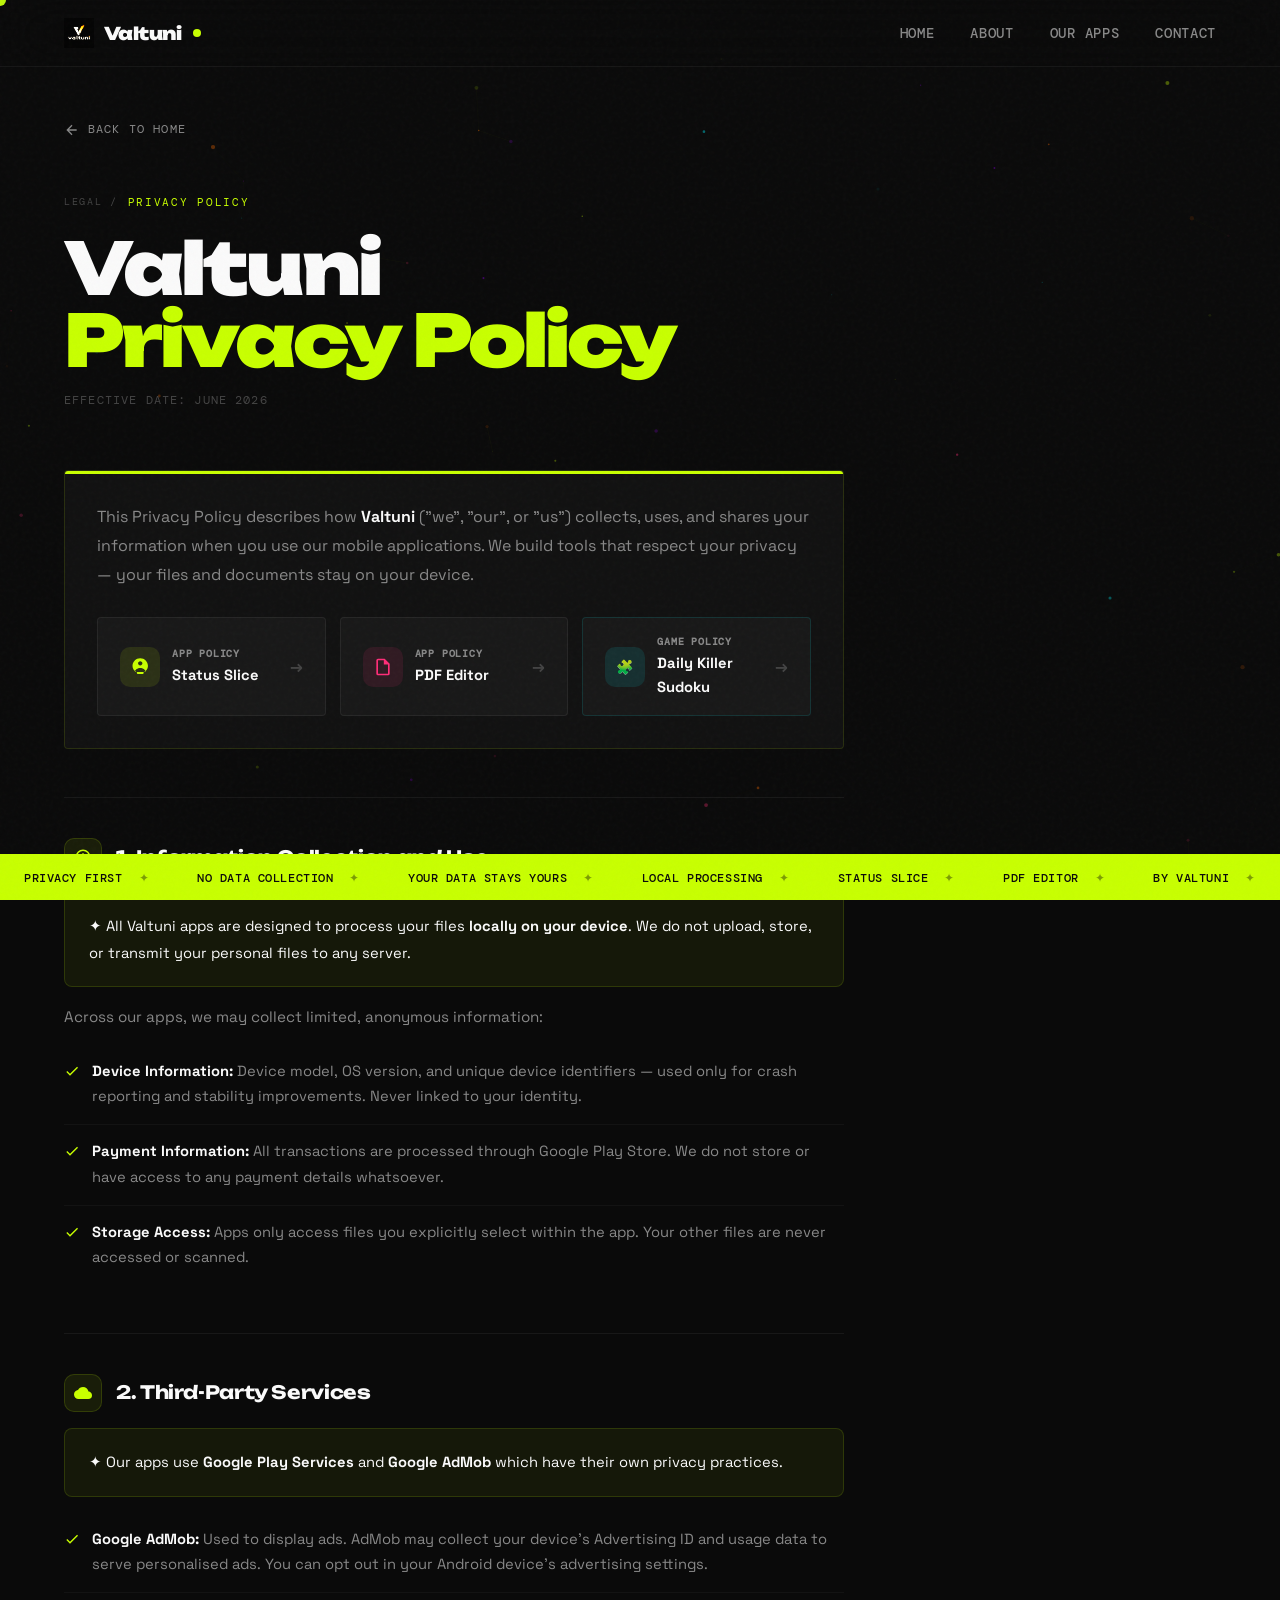
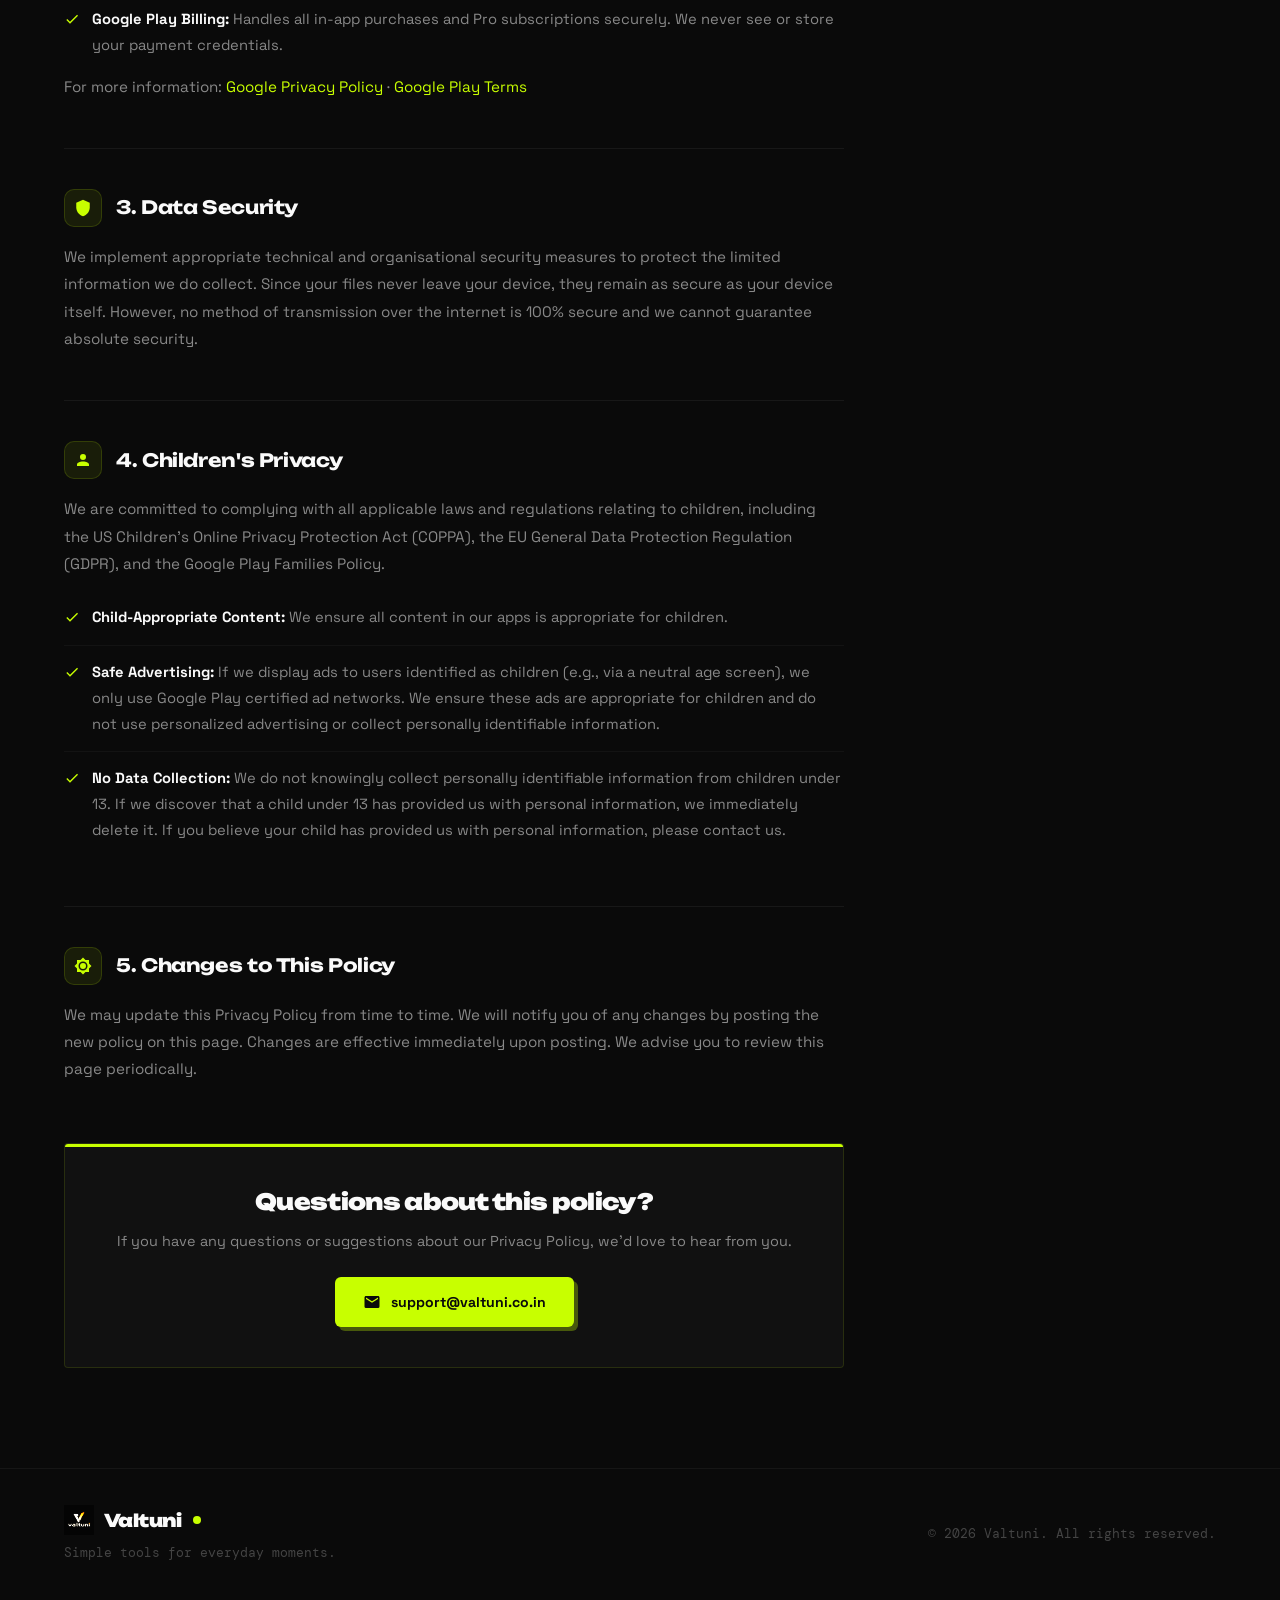
<file: privacy.html>
<!DOCTYPE html>
<html lang="en">
<head>
    <meta charset="UTF-8">
    <meta name="viewport" content="width=device-width, initial-scale=1.0">
    <title>Privacy Policy — Valtuni</title>
    <meta name="description" content="Privacy Policy for Valtuni and all its apps. We believe in radical transparency — your data stays with you.">
    <link rel="icon" type="image/x-icon" href="favicon.ico">
    <link rel="icon" type="image/png" sizes="32x32" href="favicon-32x32.png">
    <link rel="stylesheet" href="style.css">
    <link rel="preconnect" href="https://fonts.googleapis.com">
    <link rel="preconnect" href="https://fonts.gstatic.com" crossorigin>
    <link href="https://fonts.googleapis.com/css2?family=Space+Grotesk:wght@300;400;500;600;700&family=Unbounded:wght@400;700;900&family=DM+Mono:wght@400;500&display=swap" rel="stylesheet">
    <style>
        .priv-page { padding-top: 120px; min-height: 100vh; padding-bottom: 100px; }

        .priv-back {
            display: inline-flex; align-items: center; gap: 8px;
            color: var(--gray); text-decoration: none;
            font-family: var(--font-mono); font-size: 0.72rem;
            text-transform: uppercase; letter-spacing: 0.1em;
            transition: color 0.2s; margin-bottom: 48px;
        }
        .priv-back:hover { color: var(--lime); }
        .priv-back svg { transition: transform 0.2s; }
        .priv-back:hover svg { transform: translateX(-4px); }

        .priv-header { margin-bottom: 60px; }
        .priv-header .section-label { margin-bottom: 20px; }
        .priv-header h1 {
            font-family: var(--font-display);
            font-size: clamp(2.4rem, 6vw, 4.5rem);
            font-weight: 900; line-height: 1.0; letter-spacing: -0.04em; margin-bottom: 16px;
        }
        .priv-header .date {
            font-family: var(--font-mono); font-size: 0.72rem;
            color: var(--gray2); text-transform: uppercase; letter-spacing: 0.1em;
        }

        .priv-content { max-width: 780px; }

        .priv-intro {
            background: var(--dark2); border-radius: 4px;
            padding: 32px; margin-bottom: 48px;
            border: 1.5px solid rgba(200,255,0,0.12);
            position: relative; overflow: hidden;
        }
        .priv-intro::before { content: ''; position: absolute; top: 0; left: 0; right: 0; height: 3px; background: var(--lime); }
        .priv-intro p { color: var(--gray); font-size: 1rem; line-height: 1.8; }
        .priv-intro strong { color: var(--white); }

        /* App link cards inside intro */
        .app-policy-grid { display: flex; gap: 14px; margin-top: 28px; flex-wrap: wrap; }
        .app-policy-card {
            display: flex; align-items: center; gap: 12px;
            background: var(--dark3); border: 1.5px solid rgba(255,255,255,0.06);
            border-radius: 4px; padding: 16px 22px;
            text-decoration: none; color: var(--white);
            font-family: var(--font-body); font-size: 0.88rem; font-weight: 700;
            transition: border-color 0.2s, transform 0.2s, box-shadow 0.2s;
            position: relative; overflow: hidden; flex: 1; min-width: 200px;
        }
        .app-policy-card::before { content: ''; position: absolute; top: 0; left: 0; right: 0; height: 2px; transform: scaleX(0); transform-origin: left; transition: transform 0.3s; }
        .app-policy-card.lime::before { background: var(--lime); }
        .app-policy-card.pink::before { background: #FF2D78; }
        .app-policy-card:hover { transform: translateY(-4px); }
        .app-policy-card.lime:hover { border-color: rgba(200,255,0,0.3); box-shadow: 0 12px 40px rgba(200,255,0,0.1); }
        .app-policy-card.pink:hover { border-color: rgba(255,45,120,0.3); box-shadow: 0 12px 40px rgba(255,45,120,0.1); }
        .app-policy-card:hover::before { transform: scaleX(1); }
        .app-policy-icon {
            width: 40px; height: 40px; border-radius: 10px;
            display: flex; align-items: center; justify-content: center; flex-shrink: 0;
        }
        .app-policy-icon.lime { background: rgba(200,255,0,0.1); color: var(--lime); }
        .app-policy-icon.pink { background: rgba(255,45,120,0.1); color: #FF2D78; }
        .app-policy-label { font-family: var(--font-mono); font-size: 0.62rem; color: var(--gray); text-transform: uppercase; letter-spacing: 0.08em; margin-bottom: 2px; }
        .app-policy-name { font-size: 0.92rem; font-weight: 700; }
        .app-policy-arrow { margin-left: auto; color: var(--gray2); font-size: 1rem; transition: transform 0.2s; }
        .app-policy-card:hover .app-policy-arrow { transform: translateX(4px); }

        .priv-section { margin-bottom: 48px; border-top: 1px solid rgba(255,255,255,0.06); padding-top: 40px; }

        .priv-section h2 {
            font-family: var(--font-display); font-size: 1.15rem; font-weight: 700;
            margin-bottom: 16px; letter-spacing: -0.02em;
            display: flex; align-items: center; gap: 14px;
        }
        .priv-icon {
            width: 38px; height: 38px; flex-shrink: 0;
            background: rgba(200,255,0,0.08); border: 1px solid rgba(200,255,0,0.15);
            border-radius: 10px; display: flex; align-items: center; justify-content: center;
            color: var(--lime);
        }
        .priv-icon svg { width: 18px; height: 18px; }

        .priv-section p { color: var(--gray); font-size: 0.95rem; line-height: 1.8; margin-bottom: 14px; }
        .priv-section strong { color: var(--white); }

        .priv-highlight {
            background: rgba(200,255,0,0.06); border: 1px solid rgba(200,255,0,0.14);
            border-radius: 8px; padding: 20px 24px; margin: 16px 0;
        }
        .priv-highlight p { color: var(--white); margin: 0; font-size: 0.92rem; }

        .priv-list { list-style: none; margin-top: 12px; }
        .priv-list li {
            display: flex; align-items: flex-start; gap: 12px;
            padding: 14px 0; border-bottom: 1px solid rgba(255,255,255,0.04);
            color: var(--gray); font-size: 0.92rem; line-height: 1.75;
        }
        .priv-list li:last-child { border-bottom: none; }
        .priv-list li svg { color: var(--lime); flex-shrink: 0; margin-top: 4px; }

        .priv-ext-link { color: var(--lime); text-decoration: none; }
        .priv-ext-link:hover { text-decoration: underline; }

        .priv-contact-box {
            background: var(--dark2); border-radius: 4px; padding: 40px;
            border: 1.5px solid rgba(200,255,0,0.12);
            text-align: center; position: relative; overflow: hidden; margin-top: 60px;
        }
        .priv-contact-box::before { content: ''; position: absolute; top: 0; left: 0; right: 0; height: 3px; background: var(--lime); }
        .priv-contact-box h3 { font-family: var(--font-display); font-size: 1.4rem; font-weight: 900; letter-spacing: -0.03em; margin-bottom: 10px; }
        .priv-contact-box p { color: var(--gray); font-size: 0.9rem; margin-bottom: 24px; }
        .priv-contact-box a {
            display: inline-flex; align-items: center; gap: 10px;
            background: var(--lime); color: var(--dark);
            padding: 14px 28px; border-radius: 6px; font-weight: 700;
            text-decoration: none; font-family: var(--font-body); font-size: 0.88rem;
            box-shadow: 4px 4px 0 rgba(200,255,0,0.3);
            transition: transform 0.2s, box-shadow 0.2s;
        }
        .priv-contact-box a:hover { transform: translate(-2px,-2px); box-shadow: 6px 6px 0 rgba(200,255,0,0.4); }

        @media (max-width: 768px) {
            .priv-page { padding-top: 90px; }
            .priv-header h1 { font-size: 2.4rem; }
            .priv-intro, .priv-contact-box { padding: 24px; }
            .app-policy-grid { flex-direction: column; }
        }
    </style>
</head>
<body>

    <div id="cursor"></div>
    <div id="cursor-ring"></div>
    <canvas id="particles"></canvas>

    <div class="ticker-wrap" aria-hidden="true">
        <div class="ticker-track">
            <span class="ticker-item">Privacy First <span class="ticker-sep">✦</span></span>
            <span class="ticker-item">No Data Collection <span class="ticker-sep">✦</span></span>
            <span class="ticker-item">Your Data Stays Yours <span class="ticker-sep">✦</span></span>
            <span class="ticker-item">Local Processing <span class="ticker-sep">✦</span></span>
            <span class="ticker-item">Status Slice <span class="ticker-sep">✦</span></span>
            <span class="ticker-item">PDF Editor <span class="ticker-sep">✦</span></span>
            <span class="ticker-item">By Valtuni <span class="ticker-sep">✦</span></span>
            <span class="ticker-item">Privacy First <span class="ticker-sep">✦</span></span>
            <span class="ticker-item">No Data Collection <span class="ticker-sep">✦</span></span>
            <span class="ticker-item">Your Data Stays Yours <span class="ticker-sep">✦</span></span>
            <span class="ticker-item">Local Processing <span class="ticker-sep">✦</span></span>
            <span class="ticker-item">Status Slice <span class="ticker-sep">✦</span></span>
            <span class="ticker-item">PDF Editor <span class="ticker-sep">✦</span></span>
            <span class="ticker-item">By Valtuni <span class="ticker-sep">✦</span></span>
        </div>
    </div>

    <nav class="navbar" id="navbar">
        <div class="container nav-container">
            <a href="./" class="logo">
                <img src="valtuni logo.png" alt="Valtuni" class="logo-img">
                Valtuni<span class="logo-dot"></span>
            </a>
            <ul class="nav-links" id="navLinks">
                <li><a href="./">Home</a></li>
                <li><a href="./#about">About</a></li>
                <li><a href="./#apps">Our Apps</a></li>
                <li><a href="./#contact">Contact</a></li>
            </ul>
            <button class="menu-toggle" id="menuToggle" aria-label="Toggle menu">
                <span></span><span></span><span></span>
            </button>
        </div>
    </nav>

    <main class="priv-page">
        <div class="container">
            <a href="./" class="priv-back">
                <svg width="16" height="16" viewBox="0 0 24 24" fill="none" stroke="currentColor" stroke-width="2"><path d="M19 12H5M12 19l-7-7 7-7"/></svg>
                Back to Home
            </a>

            <div class="priv-header sr">
                <div class="section-label">
                    <span class="section-label-num">Legal /</span> Privacy Policy
                </div>
                <h1>Valtuni<br><span class="hl-lime">Privacy Policy</span></h1>
                <p class="date">Effective Date: June 2026</p>
            </div>

            <div class="priv-content">
                <div class="priv-intro sr">
                    <p>This Privacy Policy describes how <strong>Valtuni</strong> ("we", "our", or "us") collects, uses, and shares your information when you use our mobile applications. We build tools that respect your privacy — your files and documents stay on your device.</p>
                    <div class="app-policy-grid">
                        <a href="statusslice/privacy.html" class="app-policy-card lime">
                            <div class="app-policy-icon lime">
                                <svg width="20" height="20" viewBox="0 0 24 24" fill="currentColor"><path d="M9.64,7.64C9.64,6.17 10.82,5 12.28,5C13.75,5 14.92,6.17 14.92,7.64C14.92,9.1 13.75,10.28 12.28,10.28C10.82,10.28 9.64,9.1 9.64,7.64M5.93,17.57C5.93,15.12 9.21,13.12 12.28,13.12C15.36,13.12 18.64,15.12 18.64,17.57V18H5.93V17.57M12.28,1.5C7.17,1.5 3,5.67 3,10.78C3,14.14 5.11,16.97 8.28,18.43L8.28,19.5C8.28,20.05 8.73,20.5 9.28,20.5H15.28C15.83,20.5 16.28,20.05 16.28,19.5L16.28,18.43C19.45,16.97 21.56,14.14 21.56,10.78C21.56,5.67 17.39,1.5 12.28,1.5Z"/></svg>
                            </div>
                            <div>
                                <div class="app-policy-label">App Policy</div>
                                <div class="app-policy-name">Status Slice</div>
                            </div>
                            <span class="app-policy-arrow">→</span>
                        </a>
                        <a href="pdfeditor/privacy.html" class="app-policy-card pink">
                            <div class="app-policy-icon pink">
                                <svg width="20" height="20" viewBox="0 0 24 24" fill="currentColor"><path d="M14,2H6A2,2 0 0,0 4,4V20A2,2 0 0,0 6,22H18A2,2 0 0,0 20,20V8L14,2M18,20H6V4H13V9H18V20Z"/></svg>
                            </div>
                            <div>
                                <div class="app-policy-label">App Policy</div>
                                <div class="app-policy-name">PDF Editor</div>
                            </div>
                            <span class="app-policy-arrow">→</span>
                        </a>
                        <a href="killersudoku/privacy.html" class="app-policy-card" style="border-color:rgba(0,245,255,0.12);">
                            <div class="app-policy-icon" style="background:rgba(0,245,255,0.1);color:#00F5FF;">
                                🧩
                            </div>
                            <div>
                                <div class="app-policy-label">Game Policy</div>
                                <div class="app-policy-name">Daily Killer Sudoku</div>
                            </div>
                            <span class="app-policy-arrow">→</span>
                        </a>
                    </div>
                </div>

                <!-- 1 -->
                <div class="priv-section sr">
                    <h2>
                        <span class="priv-icon"><svg viewBox="0 0 24 24" fill="currentColor"><path d="M12,2A10,10 0 0,0 2,12A10,10 0 0,0 12,22A10,10 0 0,0 22,12A10,10 0 0,0 12,2M12,4A8,8 0 0,1 20,12A8,8 0 0,1 12,20A8,8 0 0,1 4,12A8,8 0 0,1 12,4M11,7H13V13H11V7Z"/></svg></span>
                        1. Information Collection and Use
                    </h2>
                    <div class="priv-highlight">
                        <p>✦ All Valtuni apps are designed to process your files <strong>locally on your device</strong>. We do not upload, store, or transmit your personal files to any server.</p>
                    </div>
                    <p>Across our apps, we may collect limited, anonymous information:</p>
                    <ul class="priv-list">
                        <li>
                            <svg width="16" height="16" viewBox="0 0 24 24" fill="currentColor"><path d="M21,7L9,19L3.5,13.5L4.91,12.09L9,16.17L19.59,5.59L21,7Z"/></svg>
                            <span><strong>Device Information:</strong> Device model, OS version, and unique device identifiers — used only for crash reporting and stability improvements. Never linked to your identity.</span>
                        </li>
                        <li>
                            <svg width="16" height="16" viewBox="0 0 24 24" fill="currentColor"><path d="M21,7L9,19L3.5,13.5L4.91,12.09L9,16.17L19.59,5.59L21,7Z"/></svg>
                            <span><strong>Payment Information:</strong> All transactions are processed through Google Play Store. We do not store or have access to any payment details whatsoever.</span>
                        </li>
                        <li>
                            <svg width="16" height="16" viewBox="0 0 24 24" fill="currentColor"><path d="M21,7L9,19L3.5,13.5L4.91,12.09L9,16.17L19.59,5.59L21,7Z"/></svg>
                            <span><strong>Storage Access:</strong> Apps only access files you explicitly select within the app. Your other files are never accessed or scanned.</span>
                        </li>
                    </ul>
                </div>

                <!-- 2 -->
                <div class="priv-section sr">
                    <h2>
                        <span class="priv-icon"><svg viewBox="0 0 24 24" fill="currentColor"><path d="M19.35,10.04C18.67,6.59 15.64,4 12,4C9.11,4 6.6,5.64 5.35,8.04C2.34,8.36 0,10.91 0,14A6,6 0 0,0 6,20H19A5,5 0 0,0 24,15C24,12.36 21.95,10.22 19.35,10.04Z"/></svg></span>
                        2. Third-Party Services
                    </h2>
                    <div class="priv-highlight">
                        <p>✦ Our apps use <strong>Google Play Services</strong> and <strong>Google AdMob</strong> which have their own privacy practices.</p>
                    </div>
                    <ul class="priv-list">
                        <li>
                            <svg width="16" height="16" viewBox="0 0 24 24" fill="currentColor"><path d="M21,7L9,19L3.5,13.5L4.91,12.09L9,16.17L19.59,5.59L21,7Z"/></svg>
                            <span><strong>Google AdMob:</strong> Used to display ads. AdMob may collect your device's Advertising ID and usage data to serve personalised ads. You can opt out in your Android device's advertising settings.</span>
                        </li>
                        <li>
                            <svg width="16" height="16" viewBox="0 0 24 24" fill="currentColor"><path d="M21,7L9,19L3.5,13.5L4.91,12.09L9,16.17L19.59,5.59L21,7Z"/></svg>
                            <span><strong>Google Play Billing:</strong> Handles all in-app purchases and Pro subscriptions securely. We never see or store your payment credentials.</span>
                        </li>
                    </ul>
                    <p>For more information: <a href="https://policies.google.com/privacy" class="priv-ext-link" target="_blank" rel="noopener">Google Privacy Policy</a> · <a href="https://play.google.com/about/play-terms.html" class="priv-ext-link" target="_blank" rel="noopener">Google Play Terms</a></p>
                </div>

                <!-- 3 -->
                <div class="priv-section sr">
                    <h2>
                        <span class="priv-icon"><svg viewBox="0 0 24 24" fill="currentColor"><path d="M12,1L3,5V11C3,16.55 6.84,21.74 12,23C17.16,21.74 21,16.55 21,11V5L12,1Z"/></svg></span>
                        3. Data Security
                    </h2>
                    <p>We implement appropriate technical and organisational security measures to protect the limited information we do collect. Since your files never leave your device, they remain as secure as your device itself. However, no method of transmission over the internet is 100% secure and we cannot guarantee absolute security.</p>
                </div>

                <!-- 4 -->
                <div class="priv-section sr">
                    <h2>
                        <span class="priv-icon"><svg viewBox="0 0 24 24" fill="currentColor"><path d="M12,4A4,4 0 0,1 16,8A4,4 0 0,1 12,12A4,4 0 0,1 8,8A4,4 0 0,1 12,4M12,14C16.42,14 20,15.79 20,18V20H4V18C4,15.79 7.58,14 12,14Z"/></svg></span>
                        4. Children's Privacy
                    </h2>
                    <p>We are committed to complying with all applicable laws and regulations relating to children, including the US Children's Online Privacy Protection Act (COPPA), the EU General Data Protection Regulation (GDPR), and the Google Play Families Policy.</p>
                    <ul class="priv-list">
                        <li>
                            <svg width="16" height="16" viewBox="0 0 24 24" fill="currentColor"><path d="M21,7L9,19L3.5,13.5L4.91,12.09L9,16.17L19.59,5.59L21,7Z"/></svg>
                            <span><strong>Child-Appropriate Content:</strong> We ensure all content in our apps is appropriate for children.</span>
                        </li>
                        <li>
                            <svg width="16" height="16" viewBox="0 0 24 24" fill="currentColor"><path d="M21,7L9,19L3.5,13.5L4.91,12.09L9,16.17L19.59,5.59L21,7Z"/></svg>
                            <span><strong>Safe Advertising:</strong> If we display ads to users identified as children (e.g., via a neutral age screen), we only use Google Play certified ad networks. We ensure these ads are appropriate for children and do not use personalized advertising or collect personally identifiable information.</span>
                        </li>
                        <li>
                            <svg width="16" height="16" viewBox="0 0 24 24" fill="currentColor"><path d="M21,7L9,19L3.5,13.5L4.91,12.09L9,16.17L19.59,5.59L21,7Z"/></svg>
                            <span><strong>No Data Collection:</strong> We do not knowingly collect personally identifiable information from children under 13. If we discover that a child under 13 has provided us with personal information, we immediately delete it. If you believe your child has provided us with personal information, please contact us.</span>
                        </li>
                    </ul>
                </div>

                <!-- 5 -->
                <div class="priv-section sr">
                    <h2>
                        <span class="priv-icon"><svg viewBox="0 0 24 24" fill="currentColor"><path d="M12,8A4,4 0 0,0 8,12A4,4 0 0,0 12,16A4,4 0 0,0 16,12A4,4 0 0,0 12,8M12,18A6,6 0 0,1 6,12A6,6 0 0,1 12,6A6,6 0 0,1 18,12A6,6 0 0,1 12,18M20,8.69V4H15.31L12,0.69L8.69,4H4V8.69L0.69,12L4,15.31V20H8.69L12,23.31L15.31,20H20V15.31L23.31,12L20,8.69Z"/></svg></span>
                        5. Changes to This Policy
                    </h2>
                    <p>We may update this Privacy Policy from time to time. We will notify you of any changes by posting the new policy on this page. Changes are effective immediately upon posting. We advise you to review this page periodically.</p>
                </div>

                <!-- Contact -->
                <div class="priv-contact-box sr-scale">
                    <h3>Questions about this policy?</h3>
                    <p>If you have any questions or suggestions about our Privacy Policy, we'd love to hear from you.</p>
                    <a href="mailto:support@valtuni.co.in">
                        <svg width="18" height="18" viewBox="0 0 24 24" fill="currentColor"><path d="M20,4H4C2.89,4 2,4.89 2,6V18A2,2 0 0,0 4,20H20A2,2 0 0,0 22,18V6C22,4.89 21.1,4 20,4M20,8L12,13L4,8V6L12,11L20,6V8Z"/></svg>
                        support@valtuni.co.in
                    </a>
                </div>
            </div>
        </div>
    </main>

    <footer class="footer">
        <div class="container footer-content">
            <div class="footer-left">
                <a href="./" class="logo">
                    <img src="valtuni logo.png" alt="Valtuni" class="logo-img">
                    Valtuni<span class="logo-dot"></span>
                </a>
                <p>Simple tools for everyday moments.</p>
            </div>
            <div class="footer-right"><p>&copy; 2026 Valtuni. All rights reserved.</p></div>
        </div>
    </footer>

    <script src="app.js"></script>
</body>
</html>
</file>
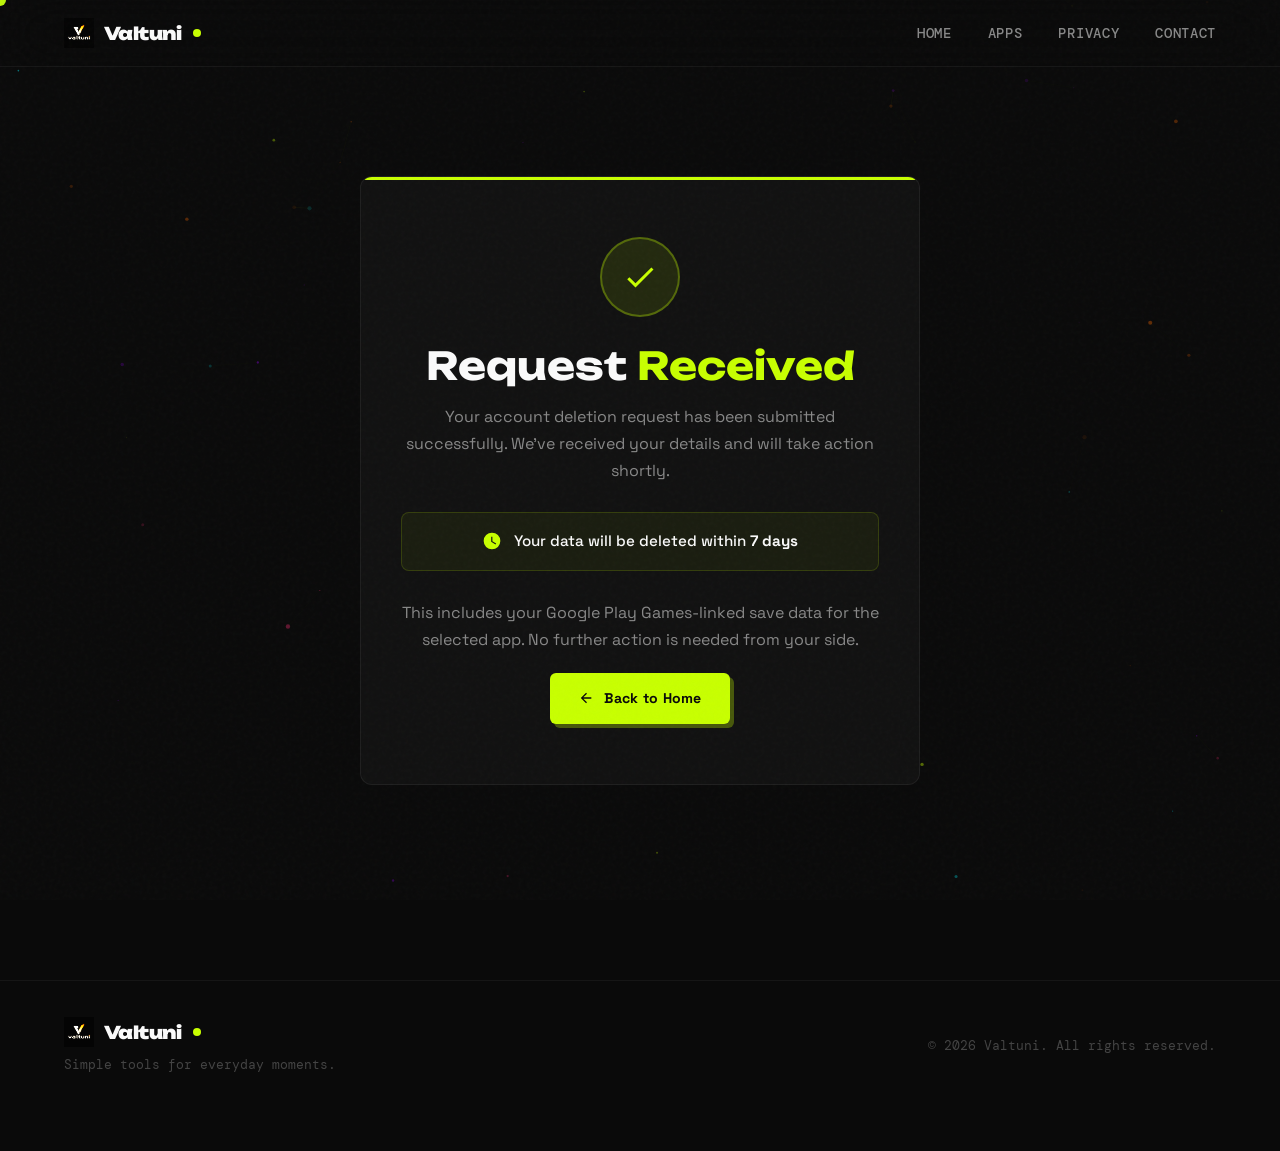
<file: account-deletion/thank-you.html>
<!DOCTYPE html>
<html lang="en">
<head>
    <meta charset="UTF-8">
    <meta name="viewport" content="width=device-width, initial-scale=1.0">
    <title>Request Received | Valtuni</title>
    <meta name="description" content="Your account deletion request has been received. Valtuni will process it within 7 days.">
    <link rel="icon" type="image/x-icon" href="../favicon.ico">
    <link rel="icon" type="image/png" sizes="32x32" href="../favicon-32x32.png">
    <link rel="stylesheet" href="../style.css">
    <link rel="preconnect" href="https://fonts.googleapis.com">
    <link rel="preconnect" href="https://fonts.gstatic.com" crossorigin>
    <link href="https://fonts.googleapis.com/css2?family=Space+Grotesk:wght@300;400;500;600;700&family=Unbounded:wght@400;700;900&family=DM+Mono:wght@400;500&display=swap" rel="stylesheet">
    <style>
        .page-content {
            padding-top: 140px;
            min-height: 100vh;
            padding-bottom: 80px;
            display: flex;
            align-items: center;
        }
        .thankyou-card {
            background: var(--dark2);
            border: 1.5px solid rgba(255,255,255,0.06);
            border-radius: 12px;
            padding: 60px 40px;
            max-width: 560px;
            margin: 0 auto;
            text-align: center;
            position: relative;
            overflow: hidden;
        }
        .thankyou-card::before {
            content: '';
            position: absolute;
            top: 0; left: 0; right: 0;
            height: 3px;
            background: var(--lime);
        }
        .check-icon {
            width: 80px;
            height: 80px;
            background: rgba(198,255,0,0.1);
            border: 2px solid rgba(198,255,0,0.3);
            border-radius: 50%;
            display: flex;
            align-items: center;
            justify-content: center;
            margin: 0 auto 28px;
            animation: pop 0.5s cubic-bezier(0.175, 0.885, 0.32, 1.275) forwards;
        }
        @keyframes pop {
            0% { transform: scale(0); opacity: 0; }
            100% { transform: scale(1); opacity: 1; }
        }
        .check-icon svg { color: var(--lime); }
        .thankyou-card h1 {
            font-family: var(--font-display);
            font-size: clamp(1.8rem, 4vw, 2.4rem);
            margin-bottom: 16px;
            line-height: 1.1;
        }
        .thankyou-card p {
            color: var(--gray);
            font-size: 1rem;
            line-height: 1.7;
            margin-bottom: 12px;
        }
        .timeline {
            display: flex;
            align-items: center;
            justify-content: center;
            gap: 12px;
            background: rgba(198,255,0,0.05);
            border: 1px solid rgba(198,255,0,0.15);
            border-radius: 8px;
            padding: 16px 24px;
            margin: 28px 0;
        }
        .timeline svg { color: var(--lime); flex-shrink: 0; }
        .timeline span { color: var(--white); font-size: 0.95rem; font-weight: 500; }
        .btn-back { margin-top: 8px; }
    </style>
</head>
<body>
    <div id="cursor"></div>
    <div id="cursor-ring"></div>
    <canvas id="particles"></canvas>

    <nav class="navbar" id="navbar">
        <div class="container nav-container">
            <a href="../" class="logo">
                <img src="../valtuni logo.png" alt="Valtuni" class="logo-img">
                Valtuni<span class="logo-dot"></span>
            </a>
            <ul class="nav-links" id="navLinks">
                <li><a href="../">Home</a></li>
                <li><a href="../#apps">Apps</a></li>
                <li><a href="../privacy.html">Privacy</a></li>
                <li><a href="../#contact">Contact</a></li>
            </ul>
        </div>
    </nav>

    <main class="page-content">
        <div class="container">
            <div class="thankyou-card sr-scale">
                <div class="check-icon">
                    <svg width="36" height="36" viewBox="0 0 24 24" fill="currentColor">
                        <path d="M21,7L9,19L3.5,13.5L4.91,12.09L9,16.17L19.59,5.59L21,7Z"/>
                    </svg>
                </div>
                <h1>Request <span class="hl-lime">Received</span></h1>
                <p>Your account deletion request has been submitted successfully. We've received your details and will take action shortly.</p>
                <div class="timeline">
                    <svg width="20" height="20" viewBox="0 0 24 24" fill="currentColor"><path d="M12,2A10,10 0 0,0 2,12A10,10 0 0,0 12,22A10,10 0 0,0 22,12A10,10 0 0,0 12,2M16.2,16.2L11,13V7H12.5V12.2L17,14.9L16.2,16.2Z"/></svg>
                    <span>Your data will be deleted within <strong>7 days</strong></span>
                </div>
                <p>This includes your Google Play Games-linked save data for the selected app. No further action is needed from your side.</p>
                <a href="../" class="btn btn-primary btn-back">
                    <svg width="16" height="16" viewBox="0 0 24 24" fill="currentColor"><path d="M20,11V13H8L13.5,18.5L12.08,19.92L4.16,12L12.08,4.08L13.5,5.5L8,11H20Z"/></svg>
                    Back to Home
                </a>
            </div>
        </div>
    </main>

    <footer class="footer" style="margin-top:80px;">
        <div class="container footer-content">
            <div class="footer-left">
                <a href="../" class="logo">
                    <img src="../valtuni logo.png" alt="Valtuni" class="logo-img">
                    Valtuni<span class="logo-dot"></span>
                </a>
                <p>Simple tools for everyday moments.</p>
            </div>
            <div class="footer-right"><p>&copy; 2026 Valtuni. All rights reserved.</p></div>
        </div>
    </footer>

    <script src="../app.js"></script>
</body>
</html>
</file>
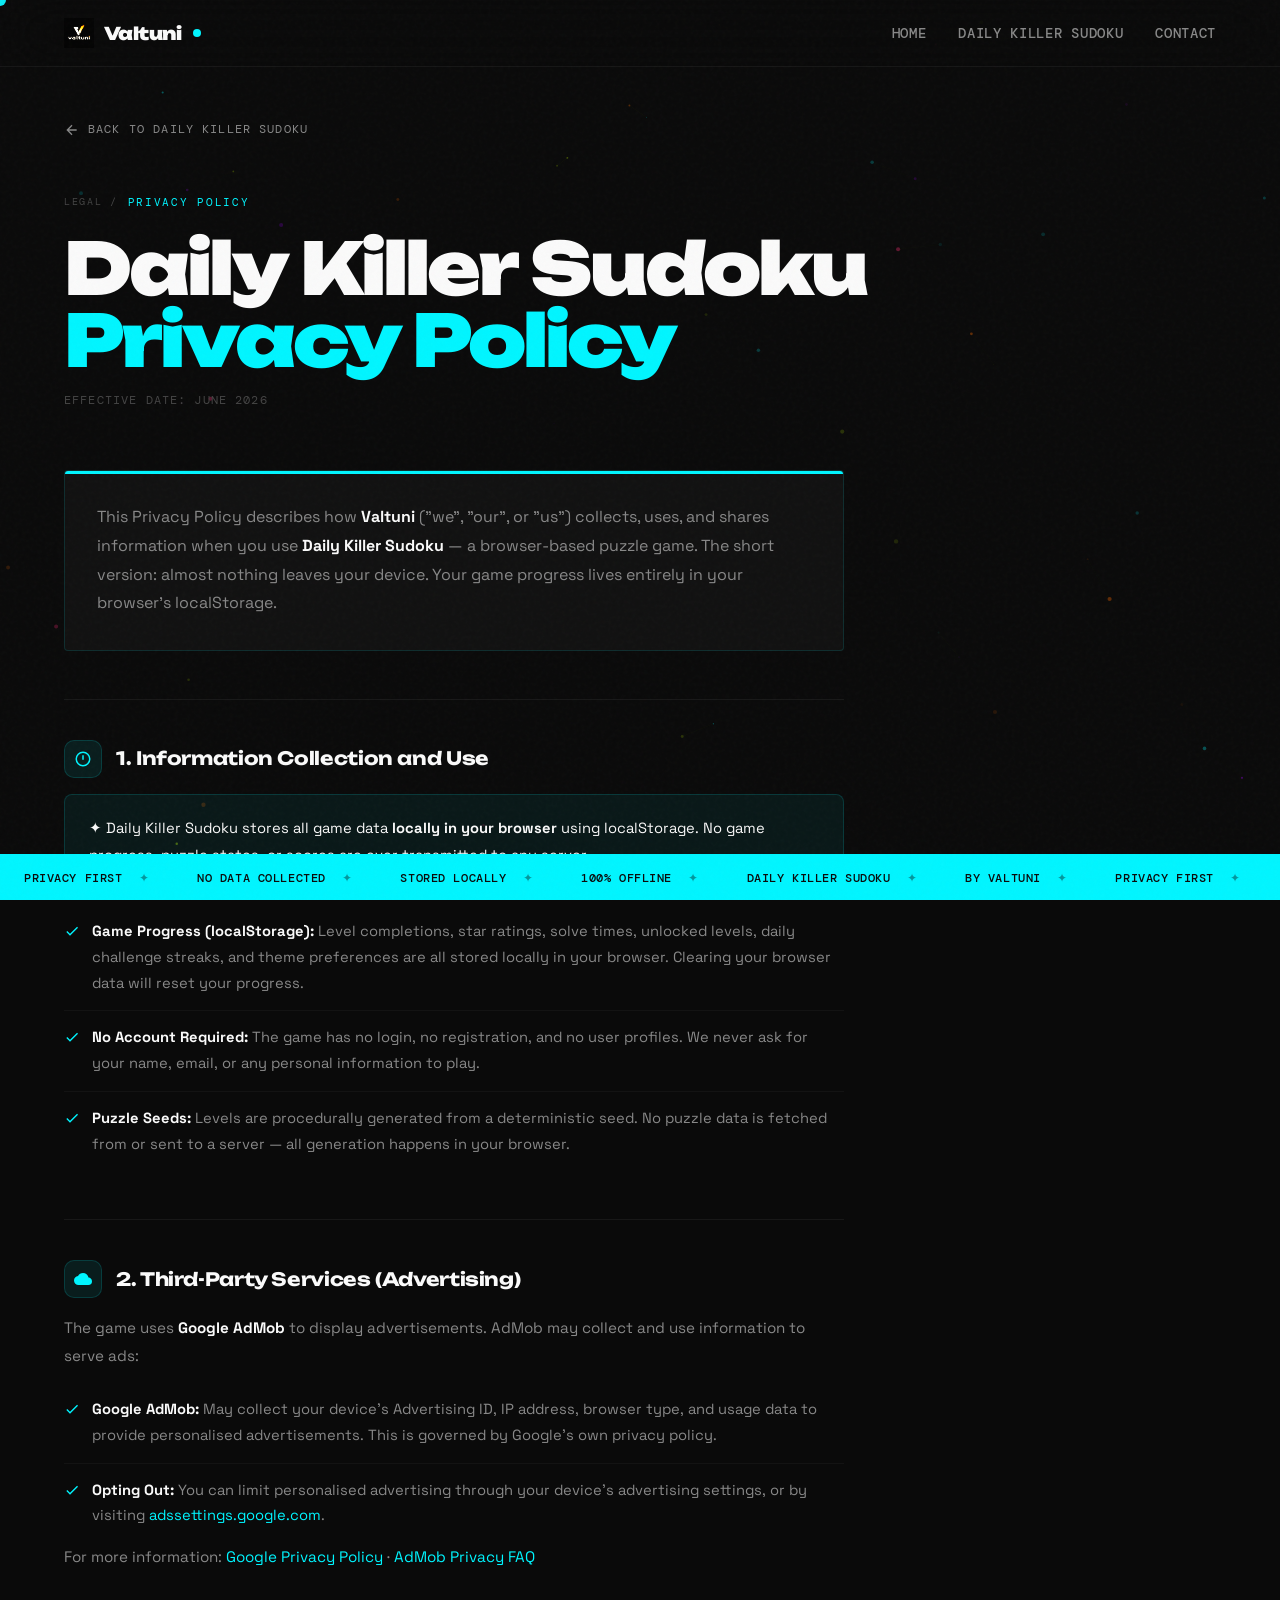
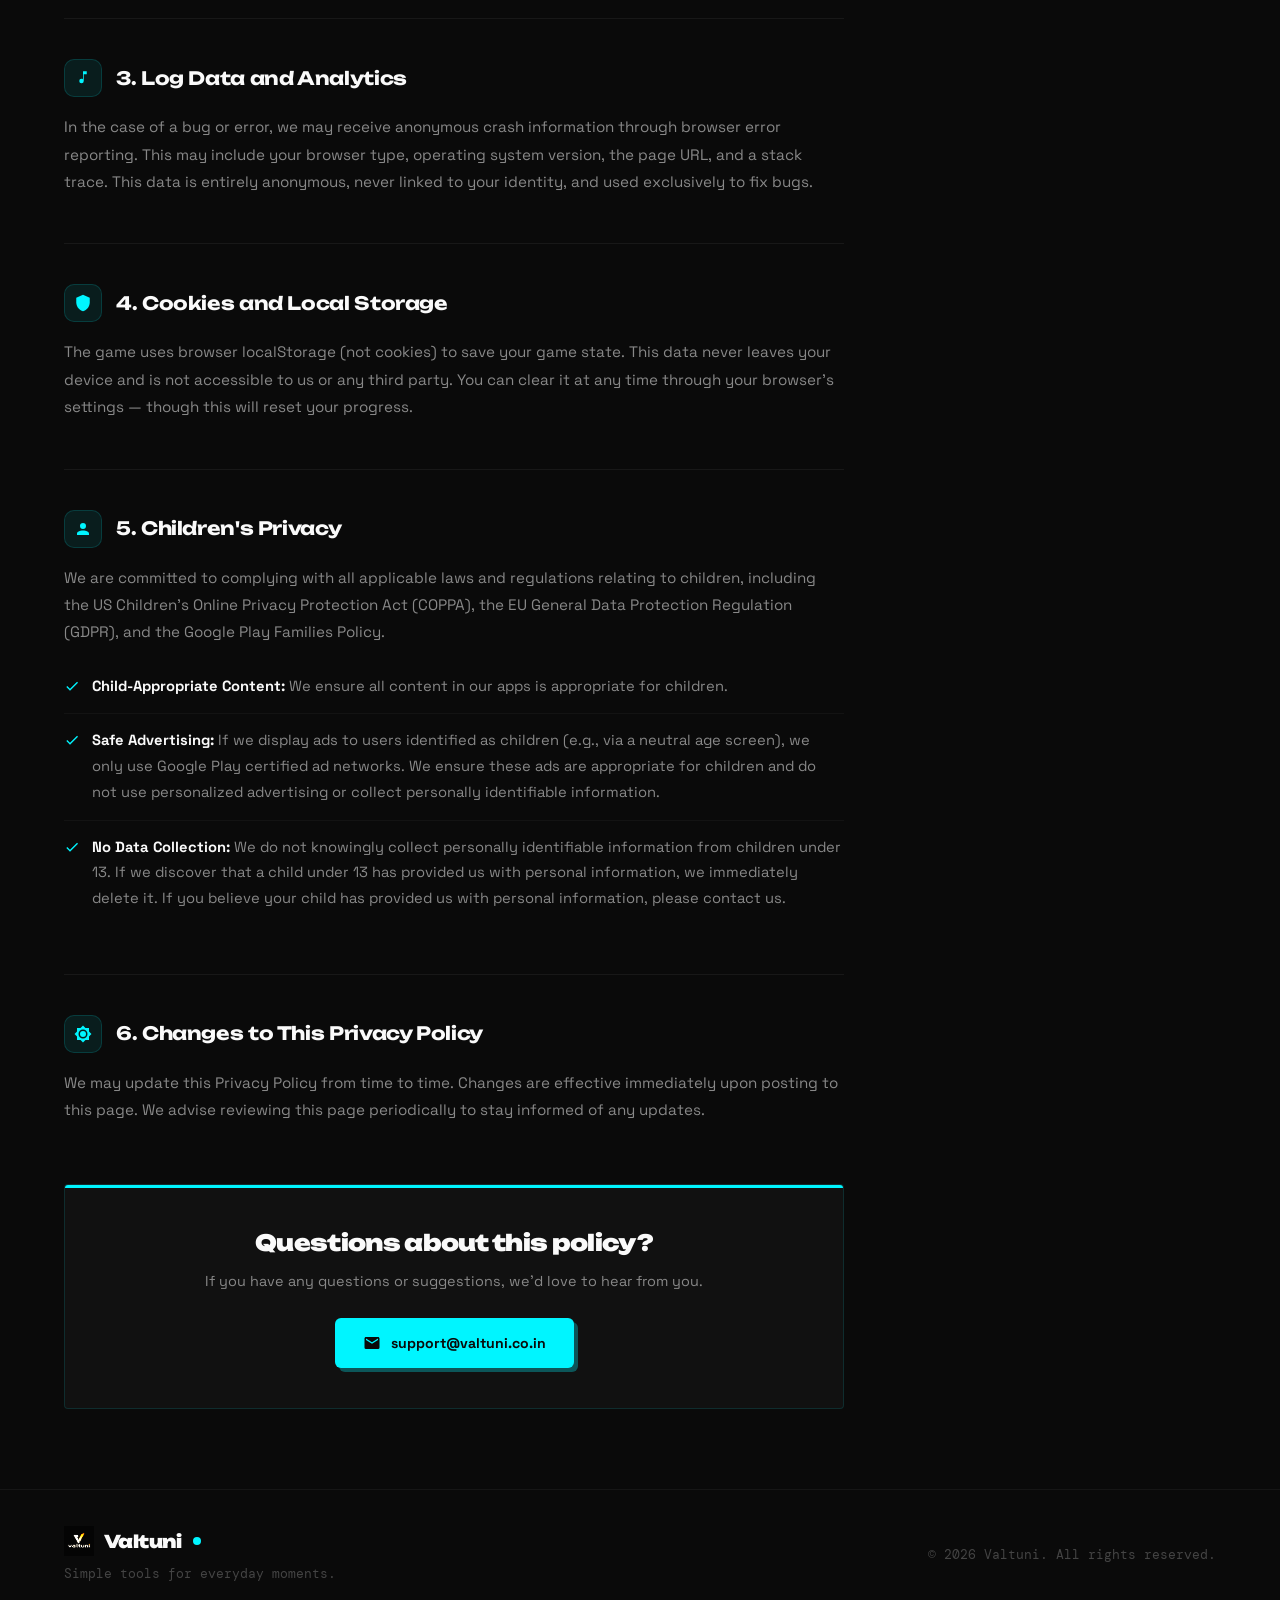
<file: killersudoku/privacy.html>
<!DOCTYPE html>
<html lang="en">
<head>
    <meta charset="UTF-8">
    <meta name="viewport" content="width=device-width, initial-scale=1.0">
    <title>Privacy Policy — Daily Killer Sudoku by Valtuni</title>
    <meta name="description" content="Privacy Policy for Daily Killer Sudoku by Valtuni. All progress is stored locally — no data leaves your device.">
    <link rel="icon" type="image/x-icon" href="../favicon.ico">
    <link rel="icon" type="image/png" sizes="32x32" href="../favicon-32x32.png">
    <link rel="stylesheet" href="style.css">
    <link rel="preconnect" href="https://fonts.googleapis.com">
    <link rel="preconnect" href="https://fonts.gstatic.com" crossorigin>
    <link href="https://fonts.googleapis.com/css2?family=Space+Grotesk:wght@300;400;500;600;700&family=Unbounded:wght@400;700;900&family=DM+Mono:wght@400;500&display=swap" rel="stylesheet">
    <style>
        .priv-page { padding-top: 120px; min-height: 100vh; padding-bottom: 80px; }
        .priv-back { display: inline-flex; align-items: center; gap: 8px; color: var(--gray); text-decoration: none; font-family: var(--font-mono); font-size: 0.72rem; text-transform: uppercase; letter-spacing: 0.1em; transition: color 0.2s; margin-bottom: 48px; }
        .priv-back:hover { color: var(--lime); }
        .priv-back svg { transition: transform 0.2s; }
        .priv-back:hover svg { transform: translateX(-4px); }
        .priv-header { margin-bottom: 60px; }
        .priv-header .section-label { margin-bottom: 20px; }
        .priv-header h1 { font-family: var(--font-display); font-size: clamp(2.4rem, 6vw, 4.5rem); font-weight: 900; line-height: 1.0; letter-spacing: -0.04em; margin-bottom: 16px; }
        .priv-header .date { font-family: var(--font-mono); font-size: 0.72rem; color: var(--gray2); text-transform: uppercase; letter-spacing: 0.1em; }
        .priv-content { max-width: 780px; }
        .priv-intro { background: var(--dark2); border-radius: 4px; padding: 32px; margin-bottom: 48px; border: 1.5px solid rgba(0,245,255,0.12); position: relative; overflow: hidden; }
        .priv-intro::before { content: ''; position: absolute; top: 0; left: 0; right: 0; height: 3px; background: var(--lime); }
        .priv-intro p { color: var(--gray); font-size: 1rem; line-height: 1.8; }
        .priv-intro strong { color: var(--white); }
        .priv-section { margin-bottom: 48px; border-top: 1px solid rgba(255,255,255,0.06); padding-top: 40px; }
        .priv-section h2 { font-family: var(--font-display); font-size: 1.15rem; font-weight: 700; margin-bottom: 16px; letter-spacing: -0.02em; display: flex; align-items: center; gap: 14px; }
        .priv-icon { width: 38px; height: 38px; flex-shrink: 0; background: rgba(0,245,255,0.08); border: 1px solid rgba(0,245,255,0.15); border-radius: 10px; display: flex; align-items: center; justify-content: center; color: var(--lime); }
        .priv-icon svg { width: 18px; height: 18px; }
        .priv-section p { color: var(--gray); font-size: 0.95rem; line-height: 1.8; margin-bottom: 14px; }
        .priv-section strong { color: var(--white); }
        .priv-highlight { background: rgba(0,245,255,0.06); border: 1px solid rgba(0,245,255,0.14); border-radius: 8px; padding: 20px 24px; margin: 16px 0; }
        .priv-highlight p { color: var(--white); margin: 0; font-size: 0.92rem; }
        .priv-list { list-style: none; margin-top: 12px; }
        .priv-list li { display: flex; align-items: flex-start; gap: 12px; padding: 14px 0; border-bottom: 1px solid rgba(255,255,255,0.04); color: var(--gray); font-size: 0.92rem; line-height: 1.75; }
        .priv-list li:last-child { border-bottom: none; }
        .priv-list li svg { color: var(--lime); flex-shrink: 0; margin-top: 4px; }
        .priv-ext-link { color: var(--lime); text-decoration: none; }
        .priv-ext-link:hover { text-decoration: underline; }
        .priv-contact-box { background: var(--dark2); border-radius: 4px; padding: 40px; border: 1.5px solid rgba(0,245,255,0.12); text-align: center; position: relative; overflow: hidden; margin-top: 60px; }
        .priv-contact-box::before { content: ''; position: absolute; top: 0; left: 0; right: 0; height: 3px; background: var(--lime); }
        .priv-contact-box h3 { font-family: var(--font-display); font-size: 1.4rem; font-weight: 900; letter-spacing: -0.03em; margin-bottom: 10px; }
        .priv-contact-box p { color: var(--gray); font-size: 0.9rem; margin-bottom: 24px; }
        .priv-contact-box a { display: inline-flex; align-items: center; gap: 10px; background: var(--lime); color: var(--dark); padding: 14px 28px; border-radius: 6px; font-weight: 700; text-decoration: none; font-family: var(--font-body); font-size: 0.88rem; box-shadow: 4px 4px 0 rgba(0,245,255,0.3); transition: transform 0.2s, box-shadow 0.2s; }
        .priv-contact-box a:hover { transform: translate(-2px,-2px); box-shadow: 6px 6px 0 rgba(0,245,255,0.4); }
        @media (max-width: 768px) { .priv-page { padding-top: 90px; } .priv-header h1 { font-size: 2.4rem; } .priv-intro, .priv-contact-box { padding: 24px; } }
    </style>
</head>
<body>

    <div id="cursor"></div>
    <div id="cursor-ring"></div>
    <canvas id="particles"></canvas>

    <div class="ticker-wrap" aria-hidden="true">
        <div class="ticker-track">
            <span class="ticker-item">Privacy First <span class="ticker-sep">✦</span></span>
            <span class="ticker-item">No Data Collected <span class="ticker-sep">✦</span></span>
            <span class="ticker-item">Stored Locally <span class="ticker-sep">✦</span></span>
            <span class="ticker-item">100% Offline <span class="ticker-sep">✦</span></span>
            <span class="ticker-item">Daily Killer Sudoku <span class="ticker-sep">✦</span></span>
            <span class="ticker-item">By Valtuni <span class="ticker-sep">✦</span></span>
            <span class="ticker-item">Privacy First <span class="ticker-sep">✦</span></span>
            <span class="ticker-item">No Data Collected <span class="ticker-sep">✦</span></span>
            <span class="ticker-item">Stored Locally <span class="ticker-sep">✦</span></span>
            <span class="ticker-item">100% Offline <span class="ticker-sep">✦</span></span>
            <span class="ticker-item">Daily Killer Sudoku <span class="ticker-sep">✦</span></span>
            <span class="ticker-item">By Valtuni <span class="ticker-sep">✦</span></span>
        </div>
    </div>

    <nav class="navbar" id="navbar">
        <div class="container nav-container">
            <a href="../" class="logo">
                <img src="../valtuni logo.png" alt="Valtuni" class="logo-img">
                Valtuni<span class="logo-dot"></span>
            </a>
            <ul class="nav-links" id="navLinks">
                <li><a href="../">Home</a></li>
                <li><a href="./">Daily Killer Sudoku</a></li>
                <li><a href="../#contact">Contact</a></li>
            </ul>
            <button class="menu-toggle" id="menuToggle" aria-label="Toggle menu">
                <span></span><span></span><span></span>
            </button>
        </div>
    </nav>

    <main class="priv-page">
        <div class="container">
            <a href="./" class="priv-back">
                <svg width="16" height="16" viewBox="0 0 24 24" fill="none" stroke="currentColor" stroke-width="2"><path d="M19 12H5M12 19l-7-7 7-7"/></svg>
                Back to Daily Killer Sudoku
            </a>

            <div class="priv-header sr">
                <div class="section-label">
                    <span class="section-label-num">Legal /</span> Privacy Policy
                </div>
                <h1>Daily Killer Sudoku<br><span class="hl-lime">Privacy Policy</span></h1>
                <p class="date">Effective Date: June 2026</p>
            </div>

            <div class="priv-content">
                <div class="priv-intro sr">
                    <p>This Privacy Policy describes how <strong>Valtuni</strong> ("we", "our", or "us") collects, uses, and shares information when you use <strong>Daily Killer Sudoku</strong> — a browser-based puzzle game. The short version: almost nothing leaves your device. Your game progress lives entirely in your browser's localStorage.</p>
                </div>

                <div class="priv-section sr">
                    <h2>
                        <span class="priv-icon"><svg viewBox="0 0 24 24" fill="currentColor"><path d="M12,2A10,10 0 0,0 2,12A10,10 0 0,0 12,22A10,10 0 0,0 22,12A10,10 0 0,0 12,2M12,4A8,8 0 0,1 20,12A8,8 0 0,1 12,20A8,8 0 0,1 4,12A8,8 0 0,1 12,4M11,7H13V13H11V7Z"/></svg></span>
                        1. Information Collection and Use
                    </h2>
                    <div class="priv-highlight">
                        <p>✦ Daily Killer Sudoku stores all game data <strong>locally in your browser</strong> using localStorage. No game progress, puzzle states, or scores are ever transmitted to any server.</p>
                    </div>
                    <ul class="priv-list">
                        <li>
                            <svg width="16" height="16" viewBox="0 0 24 24" fill="currentColor"><path d="M21,7L9,19L3.5,13.5L4.91,12.09L9,16.17L19.59,5.59L21,7Z"/></svg>
                            <span><strong>Game Progress (localStorage):</strong> Level completions, star ratings, solve times, unlocked levels, daily challenge streaks, and theme preferences are all stored locally in your browser. Clearing your browser data will reset your progress.</span>
                        </li>
                        <li>
                            <svg width="16" height="16" viewBox="0 0 24 24" fill="currentColor"><path d="M21,7L9,19L3.5,13.5L4.91,12.09L9,16.17L19.59,5.59L21,7Z"/></svg>
                            <span><strong>No Account Required:</strong> The game has no login, no registration, and no user profiles. We never ask for your name, email, or any personal information to play.</span>
                        </li>
                        <li>
                            <svg width="16" height="16" viewBox="0 0 24 24" fill="currentColor"><path d="M21,7L9,19L3.5,13.5L4.91,12.09L9,16.17L19.59,5.59L21,7Z"/></svg>
                            <span><strong>Puzzle Seeds:</strong> Levels are procedurally generated from a deterministic seed. No puzzle data is fetched from or sent to a server — all generation happens in your browser.</span>
                        </li>
                    </ul>
                </div>

                <div class="priv-section sr">
                    <h2>
                        <span class="priv-icon"><svg viewBox="0 0 24 24" fill="currentColor"><path d="M19.35,10.04C18.67,6.59 15.64,4 12,4C9.11,4 6.6,5.64 5.35,8.04C2.34,8.36 0,10.91 0,14A6,6 0 0,0 6,20H19A5,5 0 0,0 24,15C24,12.36 21.95,10.22 19.35,10.04Z"/></svg></span>
                        2. Third-Party Services (Advertising)
                    </h2>
                    <p>The game uses <strong>Google AdMob</strong> to display advertisements. AdMob may collect and use information to serve ads:</p>
                    <ul class="priv-list">
                        <li>
                            <svg width="16" height="16" viewBox="0 0 24 24" fill="currentColor"><path d="M21,7L9,19L3.5,13.5L4.91,12.09L9,16.17L19.59,5.59L21,7Z"/></svg>
                            <span><strong>Google AdMob:</strong> May collect your device's Advertising ID, IP address, browser type, and usage data to provide personalised advertisements. This is governed by Google's own privacy policy.</span>
                        </li>
                        <li>
                            <svg width="16" height="16" viewBox="0 0 24 24" fill="currentColor"><path d="M21,7L9,19L3.5,13.5L4.91,12.09L9,16.17L19.59,5.59L21,7Z"/></svg>
                            <span><strong>Opting Out:</strong> You can limit personalised advertising through your device's advertising settings, or by visiting <a href="https://adssettings.google.com" class="priv-ext-link" target="_blank" rel="noopener">adssettings.google.com</a>.</span>
                        </li>
                    </ul>
                    <p>For more information: <a href="https://policies.google.com/privacy" class="priv-ext-link" target="_blank" rel="noopener">Google Privacy Policy</a> · <a href="https://support.google.com/admob/answer/6128543" class="priv-ext-link" target="_blank" rel="noopener">AdMob Privacy FAQ</a></p>
                </div>

                <div class="priv-section sr">
                    <h2>
                        <span class="priv-icon"><svg viewBox="0 0 24 24" fill="currentColor"><path d="M12,3V13.55C11.41,13.21 10.73,13 10,13A3,3 0 0,0 7,16A3,3 0 0,0 10,19A3,3 0 0,0 13,16V7H17V3H12Z"/></svg></span>
                        3. Log Data and Analytics
                    </h2>
                    <p>In the case of a bug or error, we may receive anonymous crash information through browser error reporting. This may include your browser type, operating system version, the page URL, and a stack trace. This data is entirely anonymous, never linked to your identity, and used exclusively to fix bugs.</p>
                </div>

                <div class="priv-section sr">
                    <h2>
                        <span class="priv-icon"><svg viewBox="0 0 24 24" fill="currentColor"><path d="M12,1L3,5V11C3,16.55 6.84,21.74 12,23C17.16,21.74 21,16.55 21,11V5L12,1Z"/></svg></span>
                        4. Cookies and Local Storage
                    </h2>
                    <p>The game uses browser localStorage (not cookies) to save your game state. This data never leaves your device and is not accessible to us or any third party. You can clear it at any time through your browser's settings — though this will reset your progress.</p>
                </div>

                <div class="priv-section sr">
                    <h2>
                        <span class="priv-icon"><svg viewBox="0 0 24 24" fill="currentColor"><path d="M12,4A4,4 0 0,1 16,8A4,4 0 0,1 12,12A4,4 0 0,1 8,8A4,4 0 0,1 12,4M12,14C16.42,14 20,15.79 20,18V20H4V18C4,15.79 7.58,14 12,14Z"/></svg></span>
                        5. Children's Privacy
                    </h2>
                    <p>We are committed to complying with all applicable laws and regulations relating to children, including the US Children's Online Privacy Protection Act (COPPA), the EU General Data Protection Regulation (GDPR), and the Google Play Families Policy.</p>
                    <ul class="priv-list">
                        <li>
                            <svg width="16" height="16" viewBox="0 0 24 24" fill="currentColor"><path d="M21,7L9,19L3.5,13.5L4.91,12.09L9,16.17L19.59,5.59L21,7Z"/></svg>
                            <span><strong>Child-Appropriate Content:</strong> We ensure all content in our apps is appropriate for children.</span>
                        </li>
                        <li>
                            <svg width="16" height="16" viewBox="0 0 24 24" fill="currentColor"><path d="M21,7L9,19L3.5,13.5L4.91,12.09L9,16.17L19.59,5.59L21,7Z"/></svg>
                            <span><strong>Safe Advertising:</strong> If we display ads to users identified as children (e.g., via a neutral age screen), we only use Google Play certified ad networks. We ensure these ads are appropriate for children and do not use personalized advertising or collect personally identifiable information.</span>
                        </li>
                        <li>
                            <svg width="16" height="16" viewBox="0 0 24 24" fill="currentColor"><path d="M21,7L9,19L3.5,13.5L4.91,12.09L9,16.17L19.59,5.59L21,7Z"/></svg>
                            <span><strong>No Data Collection:</strong> We do not knowingly collect personally identifiable information from children under 13. If we discover that a child under 13 has provided us with personal information, we immediately delete it. If you believe your child has provided us with personal information, please contact us.</span>
                        </li>
                    </ul>
                </div>

                <div class="priv-section sr">
                    <h2>
                        <span class="priv-icon"><svg viewBox="0 0 24 24" fill="currentColor"><path d="M12,8A4,4 0 0,0 8,12A4,4 0 0,0 12,16A4,4 0 0,0 16,12A4,4 0 0,0 12,8M12,18A6,6 0 0,1 6,12A6,6 0 0,1 12,6A6,6 0 0,1 18,12A6,6 0 0,1 12,18M20,8.69V4H15.31L12,0.69L8.69,4H4V8.69L0.69,12L4,15.31V20H8.69L12,23.31L15.31,20H20V15.31L23.31,12L20,8.69Z"/></svg></span>
                        6. Changes to This Privacy Policy
                    </h2>
                    <p>We may update this Privacy Policy from time to time. Changes are effective immediately upon posting to this page. We advise reviewing this page periodically to stay informed of any updates.</p>
                </div>

                <div class="priv-contact-box sr-scale">
                    <h3>Questions about this policy?</h3>
                    <p>If you have any questions or suggestions, we'd love to hear from you.</p>
                    <a href="mailto:support@valtuni.co.in">
                        <svg width="18" height="18" viewBox="0 0 24 24" fill="currentColor"><path d="M20,4H4C2.89,4 2,4.89 2,6V18A2,2 0 0,0 4,20H20A2,2 0 0,0 22,18V6C22,4.89 21.1,4 20,4M20,8L12,13L4,8V6L12,11L20,6V8Z"/></svg>
                        support@valtuni.co.in
                    </a>
                </div>
            </div>
        </div>
    </main>

    <footer class="footer">
        <div class="container footer-content">
            <div class="footer-left">
                <a href="../" class="logo">
                    <img src="../valtuni logo.png" alt="Valtuni" class="logo-img">
                    Valtuni<span class="logo-dot"></span>
                </a>
                <p>Simple tools for everyday moments.</p>
            </div>
            <div class="footer-right"><p>&copy; 2026 Valtuni. All rights reserved.</p></div>
        </div>
    </footer>

    <script src="app.js"></script>
</body>
</html>
</file>
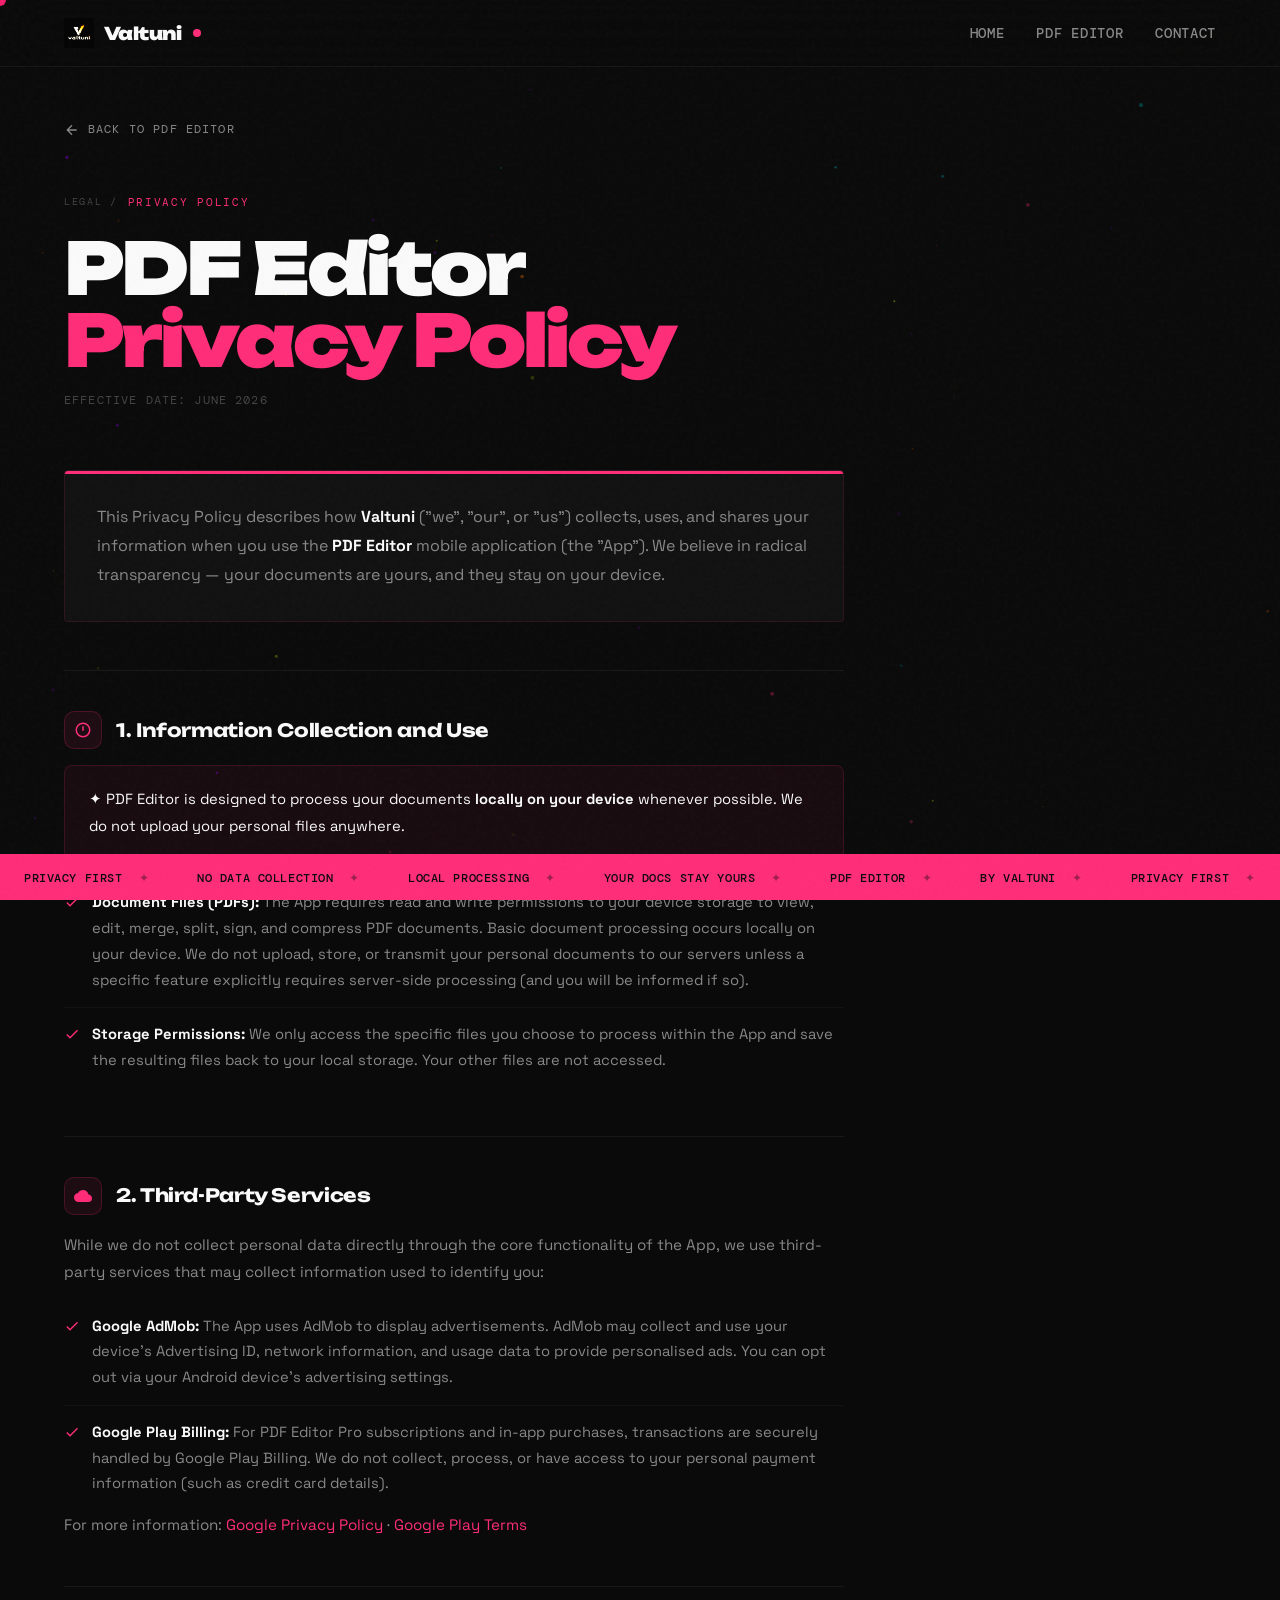
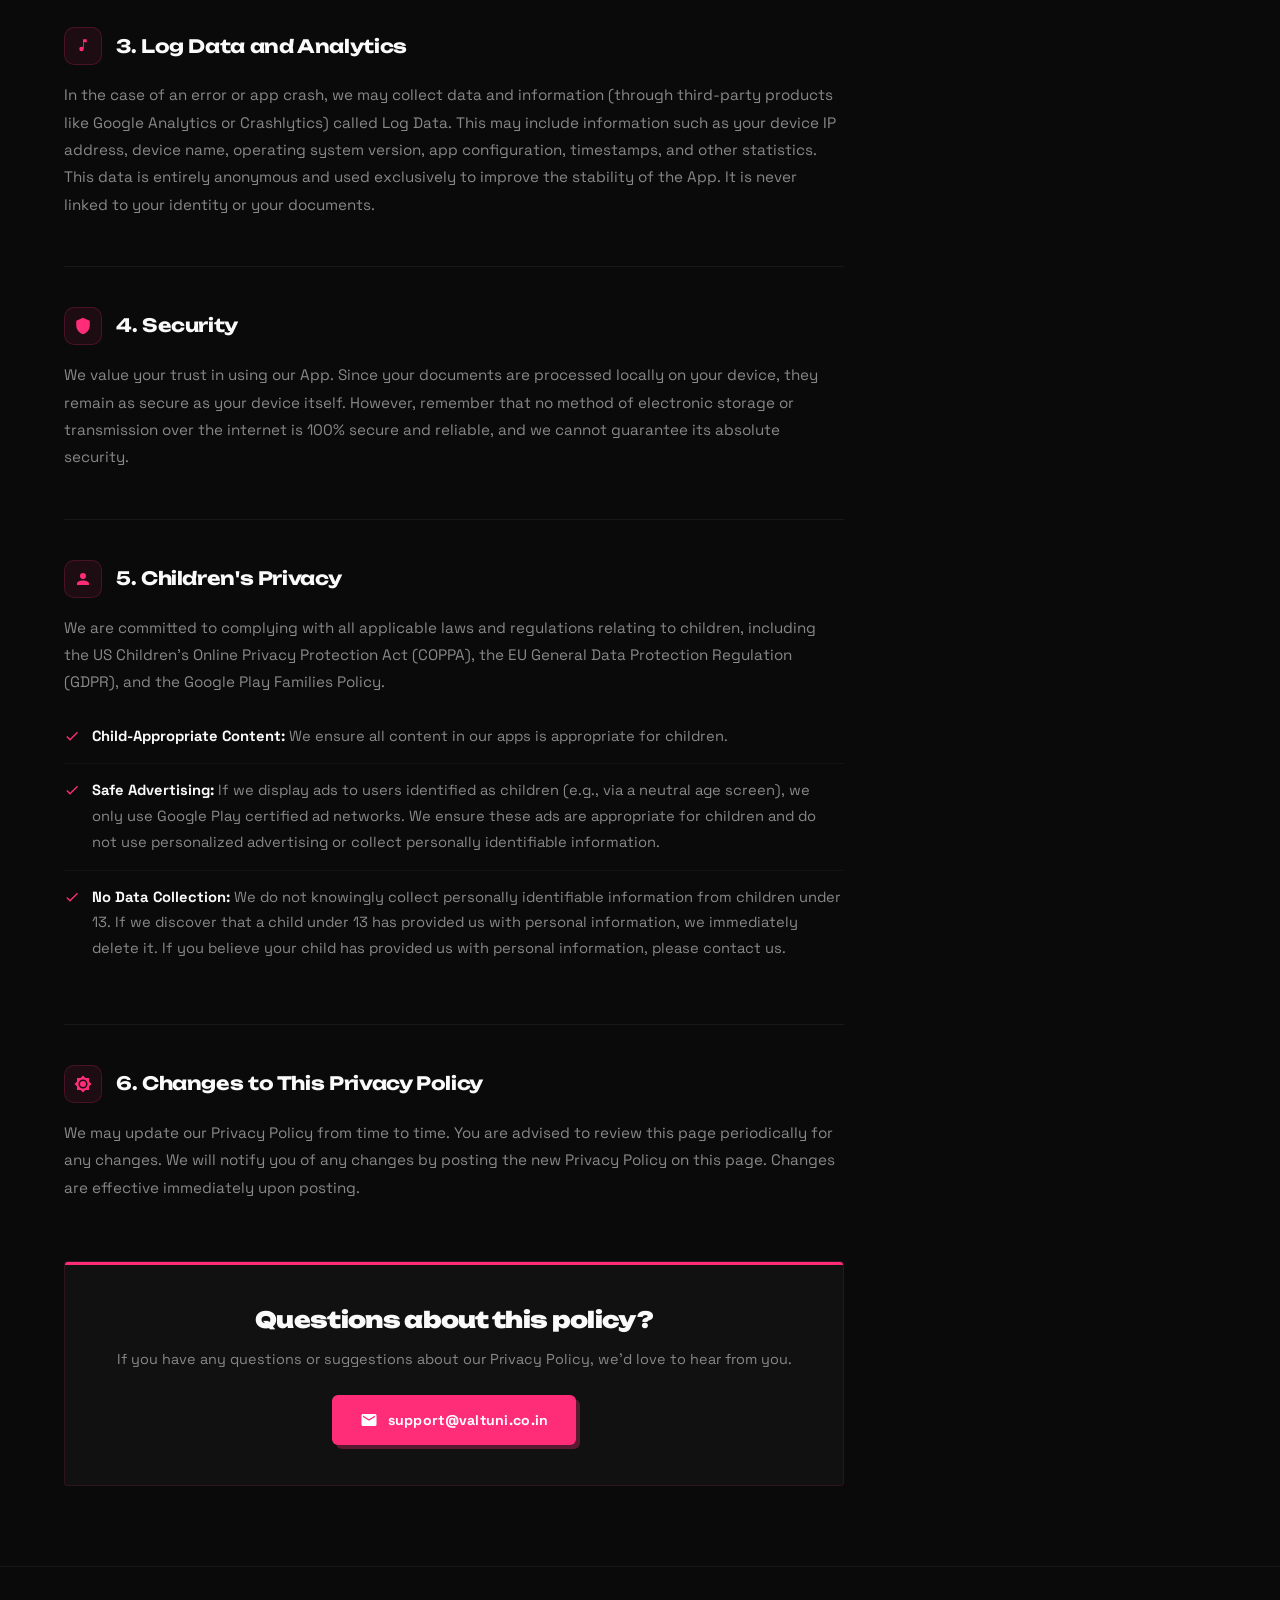
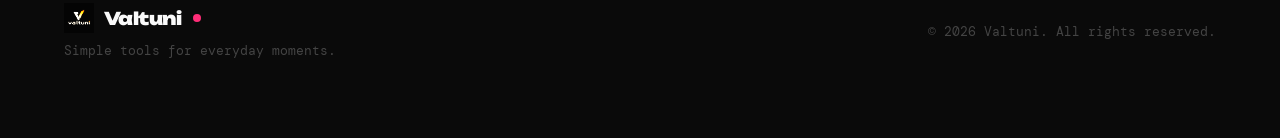
<file: pdfeditor/privacy.html>
<!DOCTYPE html>
<html lang="en">
<head>
    <meta charset="UTF-8">
    <meta name="viewport" content="width=device-width, initial-scale=1.0">
    <title>Privacy Policy — PDF Editor by Valtuni</title>
    <meta name="description" content="Privacy Policy for PDF Editor by Valtuni. Learn how we handle your data.">
    <link rel="icon" type="image/x-icon" href="../favicon.ico">
    <link rel="icon" type="image/png" sizes="32x32" href="../favicon-32x32.png">
    <link rel="stylesheet" href="style.css">
    <link rel="preconnect" href="https://fonts.googleapis.com">
    <link rel="preconnect" href="https://fonts.gstatic.com" crossorigin>
    <link href="https://fonts.googleapis.com/css2?family=Space+Grotesk:wght@300;400;500;600;700&family=Unbounded:wght@400;700;900&family=DM+Mono:wght@400;500&display=swap" rel="stylesheet">

    <!-- PDF Editor pink accent -->
    <style>
        :root {
            --lime: #FF2D78;
            --hot-pink: #C8FF00;
            --cyan: #FF6B00;
        }
        .ticker-wrap { background: #FF2D78; }
        .logo-dot { background: #FF2D78; }
        .nav-cta { background: #FF2D78 !important; }

        /* PRIVACY-SPECIFIC */
        .priv-page { padding-top: 120px; min-height: 100vh; padding-bottom: 80px; }

        .priv-back {
            display: inline-flex; align-items: center; gap: 8px;
            color: var(--gray); text-decoration: none;
            font-family: var(--font-mono); font-size: 0.72rem;
            text-transform: uppercase; letter-spacing: 0.1em;
            transition: color 0.2s; margin-bottom: 48px;
        }
        .priv-back:hover { color: #FF2D78; }
        .priv-back svg { transition: transform 0.2s; }
        .priv-back:hover svg { transform: translateX(-4px); }

        .priv-header { margin-bottom: 60px; }
        .priv-header .section-label { margin-bottom: 20px; color: #FF2D78; }
        .priv-header h1 {
            font-family: var(--font-display);
            font-size: clamp(2.4rem, 6vw, 4.5rem);
            font-weight: 900; line-height: 1.0; letter-spacing: -0.04em; margin-bottom: 16px;
        }
        .priv-header .hl-accent { color: #FF2D78; }
        .priv-header .date {
            font-family: var(--font-mono); font-size: 0.72rem;
            color: var(--gray2); text-transform: uppercase; letter-spacing: 0.1em;
        }

        .priv-content { max-width: 780px; }

        .priv-intro {
            background: var(--dark2); border-radius: 4px;
            padding: 32px; margin-bottom: 48px;
            border: 1.5px solid rgba(255,45,120,0.12);
            position: relative; overflow: hidden;
        }
        .priv-intro::before {
            content: ''; position: absolute; top: 0; left: 0; right: 0; height: 3px;
            background: #FF2D78;
        }
        .priv-intro p { color: var(--gray); font-size: 1rem; line-height: 1.8; }
        .priv-intro strong { color: var(--white); }

        .priv-section { margin-bottom: 48px; border-top: 1px solid rgba(255,255,255,0.06); padding-top: 40px; }
        .priv-section:first-of-type { border-top: none; padding-top: 0; }

        .priv-section h2 {
            font-family: var(--font-display);
            font-size: 1.15rem; font-weight: 700;
            margin-bottom: 16px; letter-spacing: -0.02em;
            display: flex; align-items: center; gap: 14px;
        }
        .priv-icon {
            width: 38px; height: 38px; flex-shrink: 0;
            background: rgba(255,45,120,0.08);
            border: 1px solid rgba(255,45,120,0.2);
            border-radius: 10px;
            display: flex; align-items: center; justify-content: center;
            color: #FF2D78;
        }
        .priv-icon svg { width: 18px; height: 18px; }

        .priv-section p { color: var(--gray); font-size: 0.95rem; line-height: 1.8; margin-bottom: 14px; }
        .priv-section strong { color: var(--white); }

        .priv-highlight {
            background: rgba(255,45,120,0.06);
            border: 1px solid rgba(255,45,120,0.15);
            border-radius: 8px; padding: 20px 24px; margin: 16px 0;
        }
        .priv-highlight p { color: var(--white); margin: 0; font-size: 0.92rem; }

        .priv-list { list-style: none; margin-top: 12px; }
        .priv-list li {
            display: flex; align-items: flex-start; gap: 12px;
            padding: 14px 0; border-bottom: 1px solid rgba(255,255,255,0.04);
            color: var(--gray); font-size: 0.92rem; line-height: 1.75;
        }
        .priv-list li:last-child { border-bottom: none; }
        .priv-list li svg { color: #FF2D78; flex-shrink: 0; margin-top: 4px; }

        .priv-ext-link { color: #FF2D78; text-decoration: none; }
        .priv-ext-link:hover { text-decoration: underline; }

        .priv-contact-box {
            background: var(--dark2); border-radius: 4px;
            padding: 40px; border: 1.5px solid rgba(255,45,120,0.12);
            text-align: center; position: relative; overflow: hidden;
            margin-top: 60px;
        }
        .priv-contact-box::before {
            content: ''; position: absolute; top: 0; left: 0; right: 0; height: 3px;
            background: #FF2D78;
        }
        .priv-contact-box h3 {
            font-family: var(--font-display); font-size: 1.4rem; font-weight: 900;
            letter-spacing: -0.03em; margin-bottom: 10px;
        }
        .priv-contact-box p { color: var(--gray); font-size: 0.9rem; margin-bottom: 24px; }
        .priv-contact-box a {
            display: inline-flex; align-items: center; gap: 10px;
            background: #FF2D78; color: #fff;
            padding: 14px 28px; border-radius: 6px;
            font-weight: 700; text-decoration: none; font-family: var(--font-body);
            font-size: 0.88rem; letter-spacing: 0.02em;
            box-shadow: 4px 4px 0 rgba(255,45,120,0.3);
            transition: transform 0.2s, box-shadow 0.2s;
        }
        .priv-contact-box a:hover { transform: translate(-2px,-2px); box-shadow: 6px 6px 0 rgba(255,45,120,0.4); }

        @media (max-width: 768px) {
            .priv-page { padding-top: 90px; }
            .priv-header h1 { font-size: 2.5rem; }
            .priv-intro, .priv-contact-box { padding: 24px; }
        }
    </style>
</head>
<body>

    <div id="cursor"></div>
    <div id="cursor-ring"></div>
    <canvas id="particles"></canvas>

    <div class="ticker-wrap" aria-hidden="true">
        <div class="ticker-track">
            <span class="ticker-item">Privacy First <span class="ticker-sep">✦</span></span>
            <span class="ticker-item">No Data Collection <span class="ticker-sep">✦</span></span>
            <span class="ticker-item">Local Processing <span class="ticker-sep">✦</span></span>
            <span class="ticker-item">Your Docs Stay Yours <span class="ticker-sep">✦</span></span>
            <span class="ticker-item">PDF Editor <span class="ticker-sep">✦</span></span>
            <span class="ticker-item">By Valtuni <span class="ticker-sep">✦</span></span>
            <span class="ticker-item">Privacy First <span class="ticker-sep">✦</span></span>
            <span class="ticker-item">No Data Collection <span class="ticker-sep">✦</span></span>
            <span class="ticker-item">Local Processing <span class="ticker-sep">✦</span></span>
            <span class="ticker-item">Your Docs Stay Yours <span class="ticker-sep">✦</span></span>
            <span class="ticker-item">PDF Editor <span class="ticker-sep">✦</span></span>
            <span class="ticker-item">By Valtuni <span class="ticker-sep">✦</span></span>
        </div>
    </div>

    <nav class="navbar" id="navbar">
        <div class="container nav-container">
            <a href="../" class="logo">
                <img src="../valtuni logo.png" alt="Valtuni" class="logo-img">
                Valtuni<span class="logo-dot"></span>
            </a>
            <ul class="nav-links" id="navLinks">
                <li><a href="../">Home</a></li>
                <li><a href="./">PDF Editor</a></li>
                <li><a href="../#contact">Contact</a></li>
            </ul>
            <button class="menu-toggle" id="menuToggle" aria-label="Toggle menu">
                <span></span><span></span><span></span>
            </button>
        </div>
    </nav>

    <main class="priv-page">
        <div class="container">
            <a href="./" class="priv-back">
                <svg width="16" height="16" viewBox="0 0 24 24" fill="none" stroke="currentColor" stroke-width="2"><path d="M19 12H5M12 19l-7-7 7-7"/></svg>
                Back to PDF Editor
            </a>

            <div class="priv-header sr">
                <div class="section-label">
                    <span class="section-label-num">Legal /</span> Privacy Policy
                </div>
                <h1>PDF Editor<br><span class="hl-accent">Privacy Policy</span></h1>
                <p class="date">Effective Date: June 2026</p>
            </div>

            <div class="priv-content">
                <div class="priv-intro sr">
                    <p>This Privacy Policy describes how <strong>Valtuni</strong> ("we", "our", or "us") collects, uses, and shares your information when you use the <strong>PDF Editor</strong> mobile application (the "App"). We believe in radical transparency — your documents are yours, and they stay on your device.</p>
                </div>

                <!-- 1 -->
                <div class="priv-section sr">
                    <h2>
                        <span class="priv-icon">
                            <svg viewBox="0 0 24 24" fill="currentColor"><path d="M12,2A10,10 0 0,0 2,12A10,10 0 0,0 12,22A10,10 0 0,0 22,12A10,10 0 0,0 12,2M12,4A8,8 0 0,1 20,12A8,8 0 0,1 12,20A8,8 0 0,1 4,12A8,8 0 0,1 12,4M11,7H13V13H11V7Z"/></svg>
                        </span>
                        1. Information Collection and Use
                    </h2>
                    <div class="priv-highlight">
                        <p>✦ PDF Editor is designed to process your documents <strong>locally on your device</strong> whenever possible. We do not upload your personal files anywhere.</p>
                    </div>
                    <ul class="priv-list">
                        <li>
                            <svg width="16" height="16" viewBox="0 0 24 24" fill="currentColor"><path d="M21,7L9,19L3.5,13.5L4.91,12.09L9,16.17L19.59,5.59L21,7Z"/></svg>
                            <span><strong>Document Files (PDFs):</strong> The App requires read and write permissions to your device storage to view, edit, merge, split, sign, and compress PDF documents. Basic document processing occurs locally on your device. We do not upload, store, or transmit your personal documents to our servers unless a specific feature explicitly requires server-side processing (and you will be informed if so).</span>
                        </li>
                        <li>
                            <svg width="16" height="16" viewBox="0 0 24 24" fill="currentColor"><path d="M21,7L9,19L3.5,13.5L4.91,12.09L9,16.17L19.59,5.59L21,7Z"/></svg>
                            <span><strong>Storage Permissions:</strong> We only access the specific files you choose to process within the App and save the resulting files back to your local storage. Your other files are not accessed.</span>
                        </li>
                    </ul>
                </div>

                <!-- 2 -->
                <div class="priv-section sr">
                    <h2>
                        <span class="priv-icon">
                            <svg viewBox="0 0 24 24" fill="currentColor"><path d="M19.35,10.04C18.67,6.59 15.64,4 12,4C9.11,4 6.6,5.64 5.35,8.04C2.34,8.36 0,10.91 0,14A6,6 0 0,0 6,20H19A5,5 0 0,0 24,15C24,12.36 21.95,10.22 19.35,10.04Z"/></svg>
                        </span>
                        2. Third-Party Services
                    </h2>
                    <p>While we do not collect personal data directly through the core functionality of the App, we use third-party services that may collect information used to identify you:</p>
                    <ul class="priv-list">
                        <li>
                            <svg width="16" height="16" viewBox="0 0 24 24" fill="currentColor"><path d="M21,7L9,19L3.5,13.5L4.91,12.09L9,16.17L19.59,5.59L21,7Z"/></svg>
                            <span><strong>Google AdMob:</strong> The App uses AdMob to display advertisements. AdMob may collect and use your device's Advertising ID, network information, and usage data to provide personalised ads. You can opt out via your Android device's advertising settings.</span>
                        </li>
                        <li>
                            <svg width="16" height="16" viewBox="0 0 24 24" fill="currentColor"><path d="M21,7L9,19L3.5,13.5L4.91,12.09L9,16.17L19.59,5.59L21,7Z"/></svg>
                            <span><strong>Google Play Billing:</strong> For PDF Editor Pro subscriptions and in-app purchases, transactions are securely handled by Google Play Billing. We do not collect, process, or have access to your personal payment information (such as credit card details).</span>
                        </li>
                    </ul>
                    <p>For more information: <a href="https://policies.google.com/privacy" class="priv-ext-link" target="_blank" rel="noopener">Google Privacy Policy</a> · <a href="https://play.google.com/about/play-terms.html" class="priv-ext-link" target="_blank" rel="noopener">Google Play Terms</a></p>
                </div>

                <!-- 3 -->
                <div class="priv-section sr">
                    <h2>
                        <span class="priv-icon">
                            <svg viewBox="0 0 24 24" fill="currentColor"><path d="M12,3V13.55C11.41,13.21 10.73,13 10,13A3,3 0 0,0 7,16A3,3 0 0,0 10,19A3,3 0 0,0 13,16V7H17V3H12Z"/></svg>
                        </span>
                        3. Log Data and Analytics
                    </h2>
                    <p>In the case of an error or app crash, we may collect data and information (through third-party products like Google Analytics or Crashlytics) called Log Data. This may include information such as your device IP address, device name, operating system version, app configuration, timestamps, and other statistics. This data is entirely anonymous and used exclusively to improve the stability of the App. It is never linked to your identity or your documents.</p>
                </div>

                <!-- 4 -->
                <div class="priv-section sr">
                    <h2>
                        <span class="priv-icon">
                            <svg viewBox="0 0 24 24" fill="currentColor"><path d="M12,1L3,5V11C3,16.55 6.84,21.74 12,23C17.16,21.74 21,16.55 21,11V5L12,1Z"/></svg>
                        </span>
                        4. Security
                    </h2>
                    <p>We value your trust in using our App. Since your documents are processed locally on your device, they remain as secure as your device itself. However, remember that no method of electronic storage or transmission over the internet is 100% secure and reliable, and we cannot guarantee its absolute security.</p>
                </div>

                <!-- 5 -->
                <div class="priv-section sr">
                    <h2>
                        <span class="priv-icon">
                            <svg viewBox="0 0 24 24" fill="currentColor"><path d="M12,4A4,4 0 0,1 16,8A4,4 0 0,1 12,12A4,4 0 0,1 8,8A4,4 0 0,1 12,4M12,14C16.42,14 20,15.79 20,18V20H4V18C4,15.79 7.58,14 12,14Z"/></svg>
                        </span>
                        5. Children's Privacy
                    </h2>
                    <p>We are committed to complying with all applicable laws and regulations relating to children, including the US Children's Online Privacy Protection Act (COPPA), the EU General Data Protection Regulation (GDPR), and the Google Play Families Policy.</p>
                    <ul class="priv-list">
                        <li>
                            <svg width="16" height="16" viewBox="0 0 24 24" fill="currentColor"><path d="M21,7L9,19L3.5,13.5L4.91,12.09L9,16.17L19.59,5.59L21,7Z"/></svg>
                            <span><strong>Child-Appropriate Content:</strong> We ensure all content in our apps is appropriate for children.</span>
                        </li>
                        <li>
                            <svg width="16" height="16" viewBox="0 0 24 24" fill="currentColor"><path d="M21,7L9,19L3.5,13.5L4.91,12.09L9,16.17L19.59,5.59L21,7Z"/></svg>
                            <span><strong>Safe Advertising:</strong> If we display ads to users identified as children (e.g., via a neutral age screen), we only use Google Play certified ad networks. We ensure these ads are appropriate for children and do not use personalized advertising or collect personally identifiable information.</span>
                        </li>
                        <li>
                            <svg width="16" height="16" viewBox="0 0 24 24" fill="currentColor"><path d="M21,7L9,19L3.5,13.5L4.91,12.09L9,16.17L19.59,5.59L21,7Z"/></svg>
                            <span><strong>No Data Collection:</strong> We do not knowingly collect personally identifiable information from children under 13. If we discover that a child under 13 has provided us with personal information, we immediately delete it. If you believe your child has provided us with personal information, please contact us.</span>
                        </li>
                    </ul>
                </div>

                <!-- 6 -->
                <div class="priv-section sr">
                    <h2>
                        <span class="priv-icon">
                            <svg viewBox="0 0 24 24" fill="currentColor"><path d="M12,8A4,4 0 0,0 8,12A4,4 0 0,0 12,16A4,4 0 0,0 16,12A4,4 0 0,0 12,8M12,18A6,6 0 0,1 6,12A6,6 0 0,1 12,6A6,6 0 0,1 18,12A6,6 0 0,1 12,18M20,8.69V4H15.31L12,0.69L8.69,4H4V8.69L0.69,12L4,15.31V20H8.69L12,23.31L15.31,20H20V15.31L23.31,12L20,8.69Z"/></svg>
                        </span>
                        6. Changes to This Privacy Policy
                    </h2>
                    <p>We may update our Privacy Policy from time to time. You are advised to review this page periodically for any changes. We will notify you of any changes by posting the new Privacy Policy on this page. Changes are effective immediately upon posting.</p>
                </div>

                <!-- Contact -->
                <div class="priv-contact-box sr-scale">
                    <h3>Questions about this policy?</h3>
                    <p>If you have any questions or suggestions about our Privacy Policy, we'd love to hear from you.</p>
                    <a href="mailto:support@valtuni.co.in">
                        <svg width="18" height="18" viewBox="0 0 24 24" fill="currentColor"><path d="M20,4H4C2.89,4 2,4.89 2,6V18A2,2 0 0,0 4,20H20A2,2 0 0,0 22,18V6C22,4.89 21.1,4 20,4M20,8L12,13L4,8V6L12,11L20,6V8Z"/></svg>
                        support@valtuni.co.in
                    </a>
                </div>
            </div>
        </div>
    </main>

    <footer class="footer">
        <div class="container footer-content">
            <div class="footer-left">
                <a href="../" class="logo">
                    <img src="../valtuni logo.png" alt="Valtuni" class="logo-img">
                    Valtuni<span class="logo-dot"></span>
                </a>
                <p>Simple tools for everyday moments.</p>
            </div>
            <div class="footer-right"><p>&copy; 2026 Valtuni. All rights reserved.</p></div>
        </div>
    </footer>

    <script src="app.js"></script>
</body>
</html>
</file>
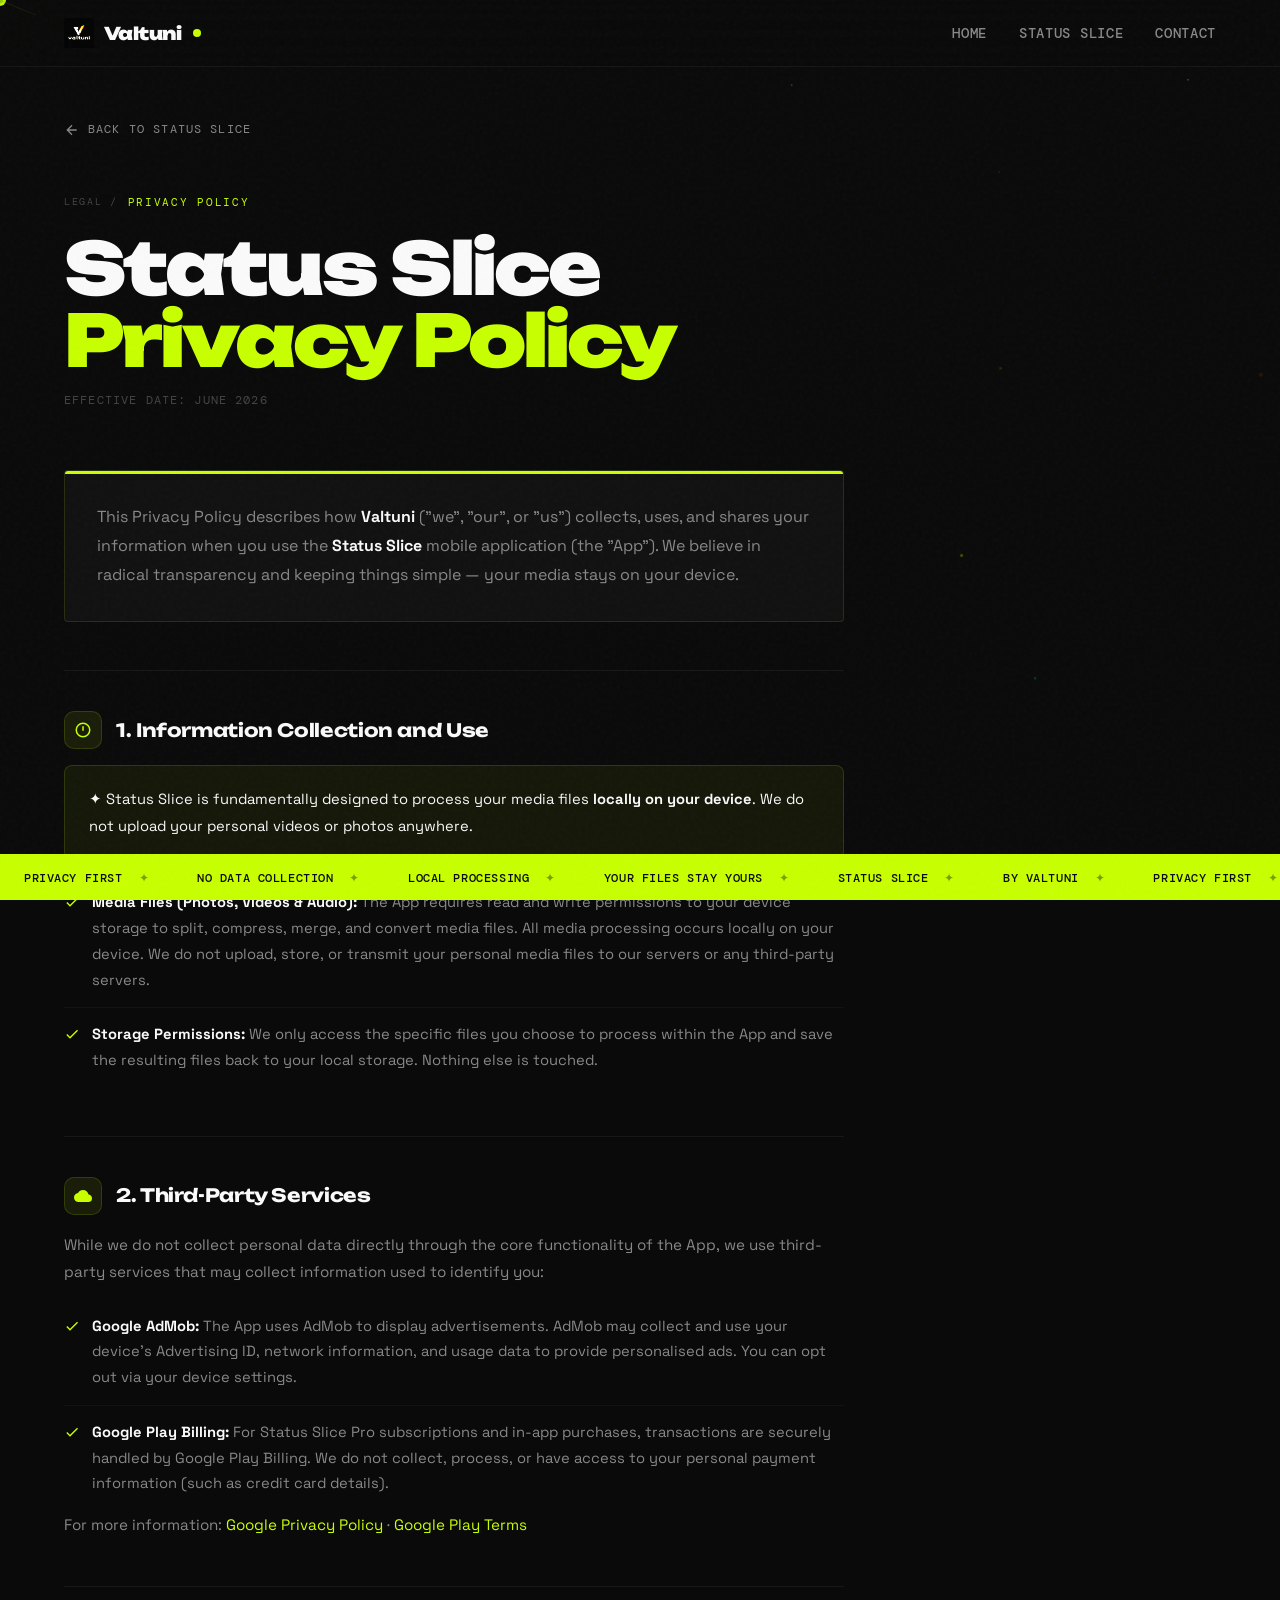
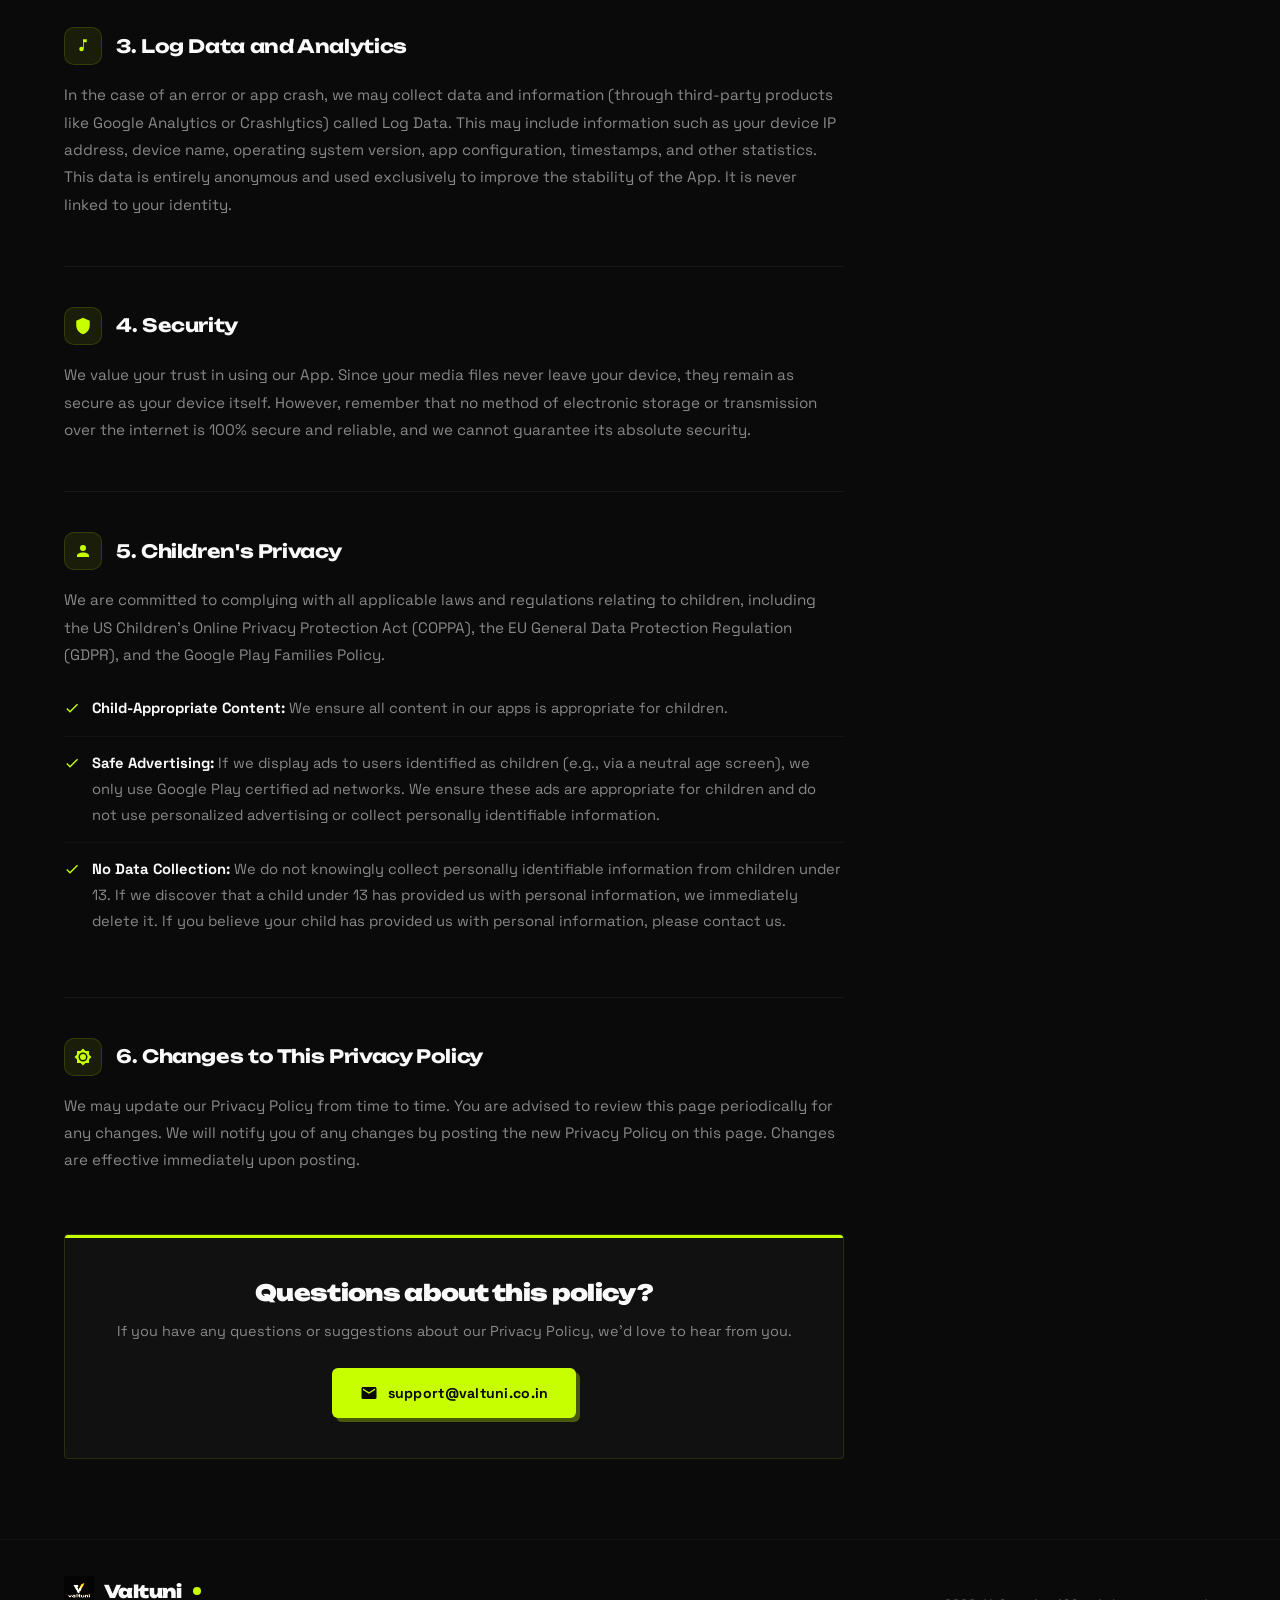
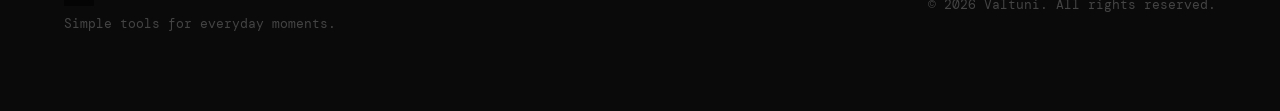
<file: statusslice/privacy.html>
<!DOCTYPE html>
<html lang="en">
<head>
    <meta charset="UTF-8">
    <meta name="viewport" content="width=device-width, initial-scale=1.0">
    <title>Privacy Policy — Status Slice by Valtuni</title>
    <meta name="description" content="Privacy Policy for Status Slice by Valtuni. Learn how we handle your data.">
    <link rel="icon" type="image/x-icon" href="../favicon.ico">
    <link rel="icon" type="image/png" sizes="32x32" href="../favicon-32x32.png">
    <link rel="stylesheet" href="style.css">
    <link rel="preconnect" href="https://fonts.googleapis.com">
    <link rel="preconnect" href="https://fonts.gstatic.com" crossorigin>
    <link href="https://fonts.googleapis.com/css2?family=Space+Grotesk:wght@300;400;500;600;700&family=Unbounded:wght@400;700;900&family=DM+Mono:wght@400;500&display=swap" rel="stylesheet">
    <style>
        /* PRIVACY-SPECIFIC OVERRIDES */
        .priv-page { padding-top: 120px; min-height: 100vh; padding-bottom: 80px; }

        .priv-back {
            display: inline-flex; align-items: center; gap: 8px;
            color: var(--gray); text-decoration: none;
            font-family: var(--font-mono); font-size: 0.72rem;
            text-transform: uppercase; letter-spacing: 0.1em;
            transition: color 0.2s; margin-bottom: 48px;
        }
        .priv-back:hover { color: var(--lime); }
        .priv-back svg { transition: transform 0.2s; }
        .priv-back:hover svg { transform: translateX(-4px); }

        .priv-header { margin-bottom: 60px; }
        .priv-header .section-label { margin-bottom: 20px; }
        .priv-header h1 {
            font-family: var(--font-display);
            font-size: clamp(2.4rem, 6vw, 4.5rem);
            font-weight: 900; line-height: 1.0; letter-spacing: -0.04em;
            margin-bottom: 16px;
        }
        .priv-header .date {
            font-family: var(--font-mono); font-size: 0.72rem;
            color: var(--gray2); text-transform: uppercase; letter-spacing: 0.1em;
        }

        .priv-content { max-width: 780px; }

        .priv-intro {
            background: var(--dark2);
            border-radius: 4px;
            padding: 32px;
            margin-bottom: 48px;
            border: 1.5px solid rgba(200,255,0,0.12);
            position: relative; overflow: hidden;
        }
        .priv-intro::before {
            content: ''; position: absolute; top: 0; left: 0; right: 0; height: 3px;
            background: var(--lime);
        }
        .priv-intro p { color: var(--gray); font-size: 1rem; line-height: 1.8; }
        .priv-intro strong { color: var(--white); }

        .priv-section { margin-bottom: 48px; border-top: 1px solid rgba(255,255,255,0.06); padding-top: 40px; }
        .priv-section:first-of-type { border-top: none; padding-top: 0; }

        .priv-section h2 {
            font-family: var(--font-display);
            font-size: 1.15rem; font-weight: 700;
            margin-bottom: 16px; letter-spacing: -0.02em;
            display: flex; align-items: center; gap: 14px;
        }
        .priv-icon {
            width: 38px; height: 38px; flex-shrink: 0;
            background: rgba(200,255,0,0.08);
            border: 1px solid rgba(200,255,0,0.15);
            border-radius: 10px;
            display: flex; align-items: center; justify-content: center;
            color: var(--lime);
        }
        .priv-icon svg { width: 18px; height: 18px; }

        .priv-section p { color: var(--gray); font-size: 0.95rem; line-height: 1.8; margin-bottom: 14px; }
        .priv-section strong { color: var(--white); }

        .priv-highlight {
            background: rgba(200,255,0,0.06);
            border: 1px solid rgba(200,255,0,0.14);
            border-radius: 8px; padding: 20px 24px; margin: 16px 0;
        }
        .priv-highlight p { color: var(--white); margin: 0; font-size: 0.92rem; }

        .priv-list { list-style: none; margin-top: 12px; }
        .priv-list li {
            display: flex; align-items: flex-start; gap: 12px;
            padding: 14px 0; border-bottom: 1px solid rgba(255,255,255,0.04);
            color: var(--gray); font-size: 0.92rem; line-height: 1.75;
        }
        .priv-list li:last-child { border-bottom: none; }
        .priv-list li svg { color: var(--lime); flex-shrink: 0; margin-top: 4px; }

        .priv-ext-link { color: var(--lime); text-decoration: none; }
        .priv-ext-link:hover { text-decoration: underline; }

        .priv-contact-box {
            background: var(--dark2); border-radius: 4px;
            padding: 40px; border: 1.5px solid rgba(200,255,0,0.12);
            text-align: center; position: relative; overflow: hidden;
            margin-top: 60px;
        }
        .priv-contact-box::before {
            content: ''; position: absolute; top: 0; left: 0; right: 0; height: 3px;
            background: var(--lime);
        }
        .priv-contact-box h3 {
            font-family: var(--font-display); font-size: 1.4rem; font-weight: 900;
            letter-spacing: -0.03em; margin-bottom: 10px;
        }
        .priv-contact-box p { color: var(--gray); font-size: 0.9rem; margin-bottom: 24px; }
        .priv-contact-box a {
            display: inline-flex; align-items: center; gap: 10px;
            background: var(--lime); color: var(--dark);
            padding: 14px 28px; border-radius: 6px;
            font-weight: 700; text-decoration: none; font-family: var(--font-body);
            font-size: 0.88rem; letter-spacing: 0.02em;
            box-shadow: 4px 4px 0 rgba(200,255,0,0.3);
            transition: transform 0.2s, box-shadow 0.2s;
        }
        .priv-contact-box a:hover { transform: translate(-2px,-2px); box-shadow: 6px 6px 0 rgba(200,255,0,0.4); }

        @media (max-width: 768px) {
            .priv-page { padding-top: 90px; }
            .priv-header h1 { font-size: 2.5rem; }
            .priv-intro, .priv-contact-box { padding: 24px; }
        }
    </style>
</head>
<body>

    <div id="cursor"></div>
    <div id="cursor-ring"></div>
    <canvas id="particles"></canvas>

    <div class="ticker-wrap" aria-hidden="true">
        <div class="ticker-track">
            <span class="ticker-item">Privacy First <span class="ticker-sep">✦</span></span>
            <span class="ticker-item">No Data Collection <span class="ticker-sep">✦</span></span>
            <span class="ticker-item">Local Processing <span class="ticker-sep">✦</span></span>
            <span class="ticker-item">Your Files Stay Yours <span class="ticker-sep">✦</span></span>
            <span class="ticker-item">Status Slice <span class="ticker-sep">✦</span></span>
            <span class="ticker-item">By Valtuni <span class="ticker-sep">✦</span></span>
            <span class="ticker-item">Privacy First <span class="ticker-sep">✦</span></span>
            <span class="ticker-item">No Data Collection <span class="ticker-sep">✦</span></span>
            <span class="ticker-item">Local Processing <span class="ticker-sep">✦</span></span>
            <span class="ticker-item">Your Files Stay Yours <span class="ticker-sep">✦</span></span>
            <span class="ticker-item">Status Slice <span class="ticker-sep">✦</span></span>
            <span class="ticker-item">By Valtuni <span class="ticker-sep">✦</span></span>
        </div>
    </div>

    <nav class="navbar" id="navbar">
        <div class="container nav-container">
            <a href="../" class="logo">
                <img src="../valtuni logo.png" alt="Valtuni" class="logo-img">
                Valtuni<span class="logo-dot"></span>
            </a>
            <ul class="nav-links" id="navLinks">
                <li><a href="../">Home</a></li>
                <li><a href="./">Status Slice</a></li>
                <li><a href="../#contact">Contact</a></li>
            </ul>
            <button class="menu-toggle" id="menuToggle" aria-label="Toggle menu">
                <span></span><span></span><span></span>
            </button>
        </div>
    </nav>

    <main class="priv-page">
        <div class="container">
            <a href="./" class="priv-back">
                <svg width="16" height="16" viewBox="0 0 24 24" fill="none" stroke="currentColor" stroke-width="2"><path d="M19 12H5M12 19l-7-7 7-7"/></svg>
                Back to Status Slice
            </a>

            <div class="priv-header sr">
                <div class="section-label">
                    <span class="section-label-num">Legal /</span> Privacy Policy
                </div>
                <h1>Status Slice<br><span class="hl-lime">Privacy Policy</span></h1>
                <p class="date">Effective Date: June 2026</p>
            </div>

            <div class="priv-content">
                <div class="priv-intro sr">
                    <p>This Privacy Policy describes how <strong>Valtuni</strong> ("we", "our", or "us") collects, uses, and shares your information when you use the <strong>Status Slice</strong> mobile application (the "App"). We believe in radical transparency and keeping things simple — your media stays on your device.</p>
                </div>

                <!-- 1 -->
                <div class="priv-section sr">
                    <h2>
                        <span class="priv-icon">
                            <svg viewBox="0 0 24 24" fill="currentColor"><path d="M12,2A10,10 0 0,0 2,12A10,10 0 0,0 12,22A10,10 0 0,0 22,12A10,10 0 0,0 12,2M12,4A8,8 0 0,1 20,12A8,8 0 0,1 12,20A8,8 0 0,1 4,12A8,8 0 0,1 12,4M11,7H13V13H11V7Z"/></svg>
                        </span>
                        1. Information Collection and Use
                    </h2>
                    <div class="priv-highlight">
                        <p>✦ Status Slice is fundamentally designed to process your media files <strong>locally on your device</strong>. We do not upload your personal videos or photos anywhere.</p>
                    </div>
                    <ul class="priv-list">
                        <li>
                            <svg width="16" height="16" viewBox="0 0 24 24" fill="currentColor"><path d="M21,7L9,19L3.5,13.5L4.91,12.09L9,16.17L19.59,5.59L21,7Z"/></svg>
                            <span><strong>Media Files (Photos, Videos & Audio):</strong> The App requires read and write permissions to your device storage to split, compress, merge, and convert media files. All media processing occurs locally on your device. We do not upload, store, or transmit your personal media files to our servers or any third-party servers.</span>
                        </li>
                        <li>
                            <svg width="16" height="16" viewBox="0 0 24 24" fill="currentColor"><path d="M21,7L9,19L3.5,13.5L4.91,12.09L9,16.17L19.59,5.59L21,7Z"/></svg>
                            <span><strong>Storage Permissions:</strong> We only access the specific files you choose to process within the App and save the resulting files back to your local storage. Nothing else is touched.</span>
                        </li>
                    </ul>
                </div>

                <!-- 2 -->
                <div class="priv-section sr">
                    <h2>
                        <span class="priv-icon">
                            <svg viewBox="0 0 24 24" fill="currentColor"><path d="M19.35,10.04C18.67,6.59 15.64,4 12,4C9.11,4 6.6,5.64 5.35,8.04C2.34,8.36 0,10.91 0,14A6,6 0 0,0 6,20H19A5,5 0 0,0 24,15C24,12.36 21.95,10.22 19.35,10.04Z"/></svg>
                        </span>
                        2. Third-Party Services
                    </h2>
                    <p>While we do not collect personal data directly through the core functionality of the App, we use third-party services that may collect information used to identify you:</p>
                    <ul class="priv-list">
                        <li>
                            <svg width="16" height="16" viewBox="0 0 24 24" fill="currentColor"><path d="M21,7L9,19L3.5,13.5L4.91,12.09L9,16.17L19.59,5.59L21,7Z"/></svg>
                            <span><strong>Google AdMob:</strong> The App uses AdMob to display advertisements. AdMob may collect and use your device's Advertising ID, network information, and usage data to provide personalised ads. You can opt out via your device settings.</span>
                        </li>
                        <li>
                            <svg width="16" height="16" viewBox="0 0 24 24" fill="currentColor"><path d="M21,7L9,19L3.5,13.5L4.91,12.09L9,16.17L19.59,5.59L21,7Z"/></svg>
                            <span><strong>Google Play Billing:</strong> For Status Slice Pro subscriptions and in-app purchases, transactions are securely handled by Google Play Billing. We do not collect, process, or have access to your personal payment information (such as credit card details).</span>
                        </li>
                    </ul>
                    <p>For more information: <a href="https://policies.google.com/privacy" class="priv-ext-link" target="_blank" rel="noopener">Google Privacy Policy</a> · <a href="https://play.google.com/about/play-terms.html" class="priv-ext-link" target="_blank" rel="noopener">Google Play Terms</a></p>
                </div>

                <!-- 3 -->
                <div class="priv-section sr">
                    <h2>
                        <span class="priv-icon">
                            <svg viewBox="0 0 24 24" fill="currentColor"><path d="M12,3V13.55C11.41,13.21 10.73,13 10,13A3,3 0 0,0 7,16A3,3 0 0,0 10,19A3,3 0 0,0 13,16V7H17V3H12Z"/></svg>
                        </span>
                        3. Log Data and Analytics
                    </h2>
                    <p>In the case of an error or app crash, we may collect data and information (through third-party products like Google Analytics or Crashlytics) called Log Data. This may include information such as your device IP address, device name, operating system version, app configuration, timestamps, and other statistics. This data is entirely anonymous and used exclusively to improve the stability of the App. It is never linked to your identity.</p>
                </div>

                <!-- 4 -->
                <div class="priv-section sr">
                    <h2>
                        <span class="priv-icon">
                            <svg viewBox="0 0 24 24" fill="currentColor"><path d="M12,1L3,5V11C3,16.55 6.84,21.74 12,23C17.16,21.74 21,16.55 21,11V5L12,1Z"/></svg>
                        </span>
                        4. Security
                    </h2>
                    <p>We value your trust in using our App. Since your media files never leave your device, they remain as secure as your device itself. However, remember that no method of electronic storage or transmission over the internet is 100% secure and reliable, and we cannot guarantee its absolute security.</p>
                </div>

                <!-- 5 -->
                <div class="priv-section sr">
                    <h2>
                        <span class="priv-icon">
                            <svg viewBox="0 0 24 24" fill="currentColor"><path d="M12,4A4,4 0 0,1 16,8A4,4 0 0,1 12,12A4,4 0 0,1 8,8A4,4 0 0,1 12,4M12,14C16.42,14 20,15.79 20,18V20H4V18C4,15.79 7.58,14 12,14Z"/></svg>
                        </span>
                        5. Children's Privacy
                    </h2>
                    <p>We are committed to complying with all applicable laws and regulations relating to children, including the US Children's Online Privacy Protection Act (COPPA), the EU General Data Protection Regulation (GDPR), and the Google Play Families Policy.</p>
                    <ul class="priv-list">
                        <li>
                            <svg width="16" height="16" viewBox="0 0 24 24" fill="currentColor"><path d="M21,7L9,19L3.5,13.5L4.91,12.09L9,16.17L19.59,5.59L21,7Z"/></svg>
                            <span><strong>Child-Appropriate Content:</strong> We ensure all content in our apps is appropriate for children.</span>
                        </li>
                        <li>
                            <svg width="16" height="16" viewBox="0 0 24 24" fill="currentColor"><path d="M21,7L9,19L3.5,13.5L4.91,12.09L9,16.17L19.59,5.59L21,7Z"/></svg>
                            <span><strong>Safe Advertising:</strong> If we display ads to users identified as children (e.g., via a neutral age screen), we only use Google Play certified ad networks. We ensure these ads are appropriate for children and do not use personalized advertising or collect personally identifiable information.</span>
                        </li>
                        <li>
                            <svg width="16" height="16" viewBox="0 0 24 24" fill="currentColor"><path d="M21,7L9,19L3.5,13.5L4.91,12.09L9,16.17L19.59,5.59L21,7Z"/></svg>
                            <span><strong>No Data Collection:</strong> We do not knowingly collect personally identifiable information from children under 13. If we discover that a child under 13 has provided us with personal information, we immediately delete it. If you believe your child has provided us with personal information, please contact us.</span>
                        </li>
                    </ul>
                </div>

                <!-- 6 -->
                <div class="priv-section sr">
                    <h2>
                        <span class="priv-icon">
                            <svg viewBox="0 0 24 24" fill="currentColor"><path d="M12,8A4,4 0 0,0 8,12A4,4 0 0,0 12,16A4,4 0 0,0 16,12A4,4 0 0,0 12,8M12,18A6,6 0 0,1 6,12A6,6 0 0,1 12,6A6,6 0 0,1 18,12A6,6 0 0,1 12,18M20,8.69V4H15.31L12,0.69L8.69,4H4V8.69L0.69,12L4,15.31V20H8.69L12,23.31L15.31,20H20V15.31L23.31,12L20,8.69Z"/></svg>
                        </span>
                        6. Changes to This Privacy Policy
                    </h2>
                    <p>We may update our Privacy Policy from time to time. You are advised to review this page periodically for any changes. We will notify you of any changes by posting the new Privacy Policy on this page. Changes are effective immediately upon posting.</p>
                </div>

                <!-- 7. Contact -->
                <div class="priv-contact-box sr-scale">
                    <h3>Questions about this policy?</h3>
                    <p>If you have any questions or suggestions about our Privacy Policy, we'd love to hear from you.</p>
                    <a href="mailto:support@valtuni.co.in">
                        <svg width="18" height="18" viewBox="0 0 24 24" fill="currentColor"><path d="M20,4H4C2.89,4 2,4.89 2,6V18A2,2 0 0,0 4,20H20A2,2 0 0,0 22,18V6C22,4.89 21.1,4 20,4M20,8L12,13L4,8V6L12,11L20,6V8Z"/></svg>
                        support@valtuni.co.in
                    </a>
                </div>
            </div>
        </div>
    </main>

    <footer class="footer">
        <div class="container footer-content">
            <div class="footer-left">
                <a href="../" class="logo">
                    <img src="../valtuni logo.png" alt="Valtuni" class="logo-img">
                    Valtuni<span class="logo-dot"></span>
                </a>
                <p>Simple tools for everyday moments.</p>
            </div>
            <div class="footer-right"><p>&copy; 2026 Valtuni. All rights reserved.</p></div>
        </div>
    </footer>

    <script src="app.js"></script>
</body>
</html>
</file>
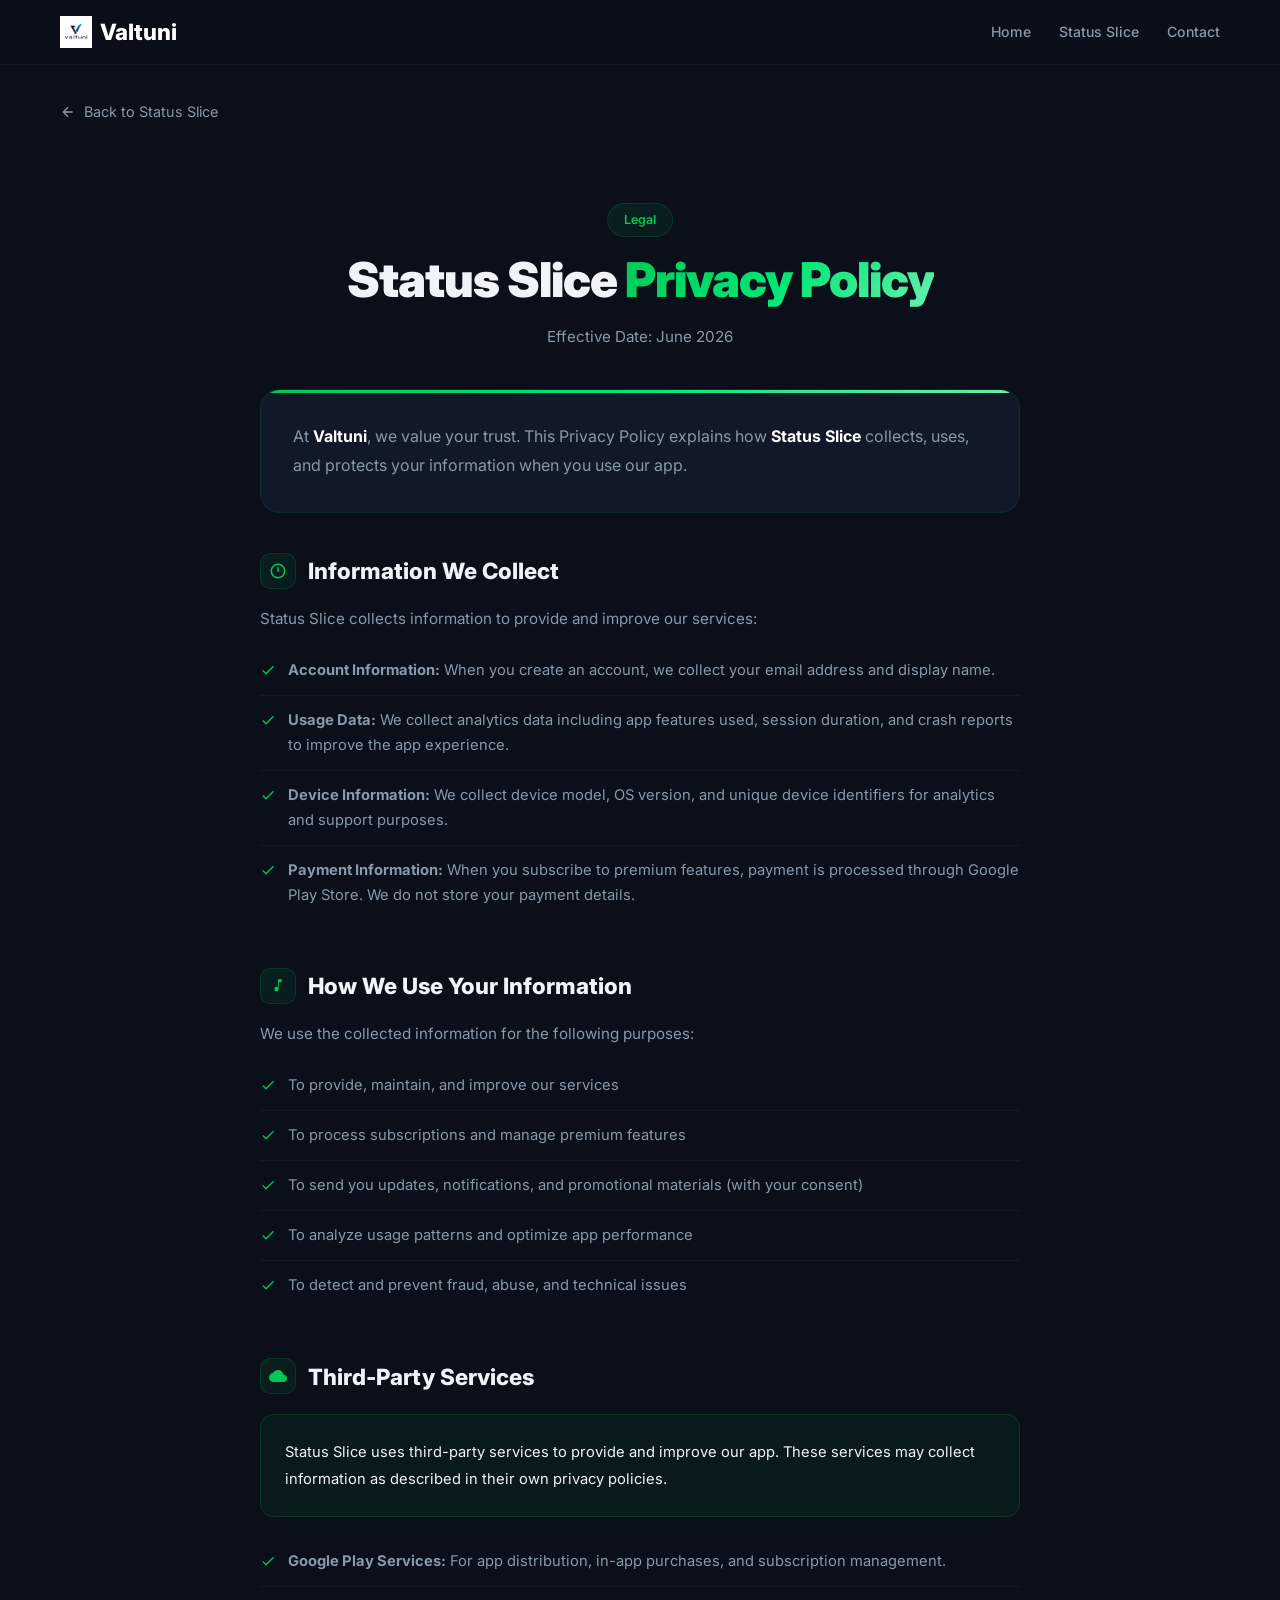
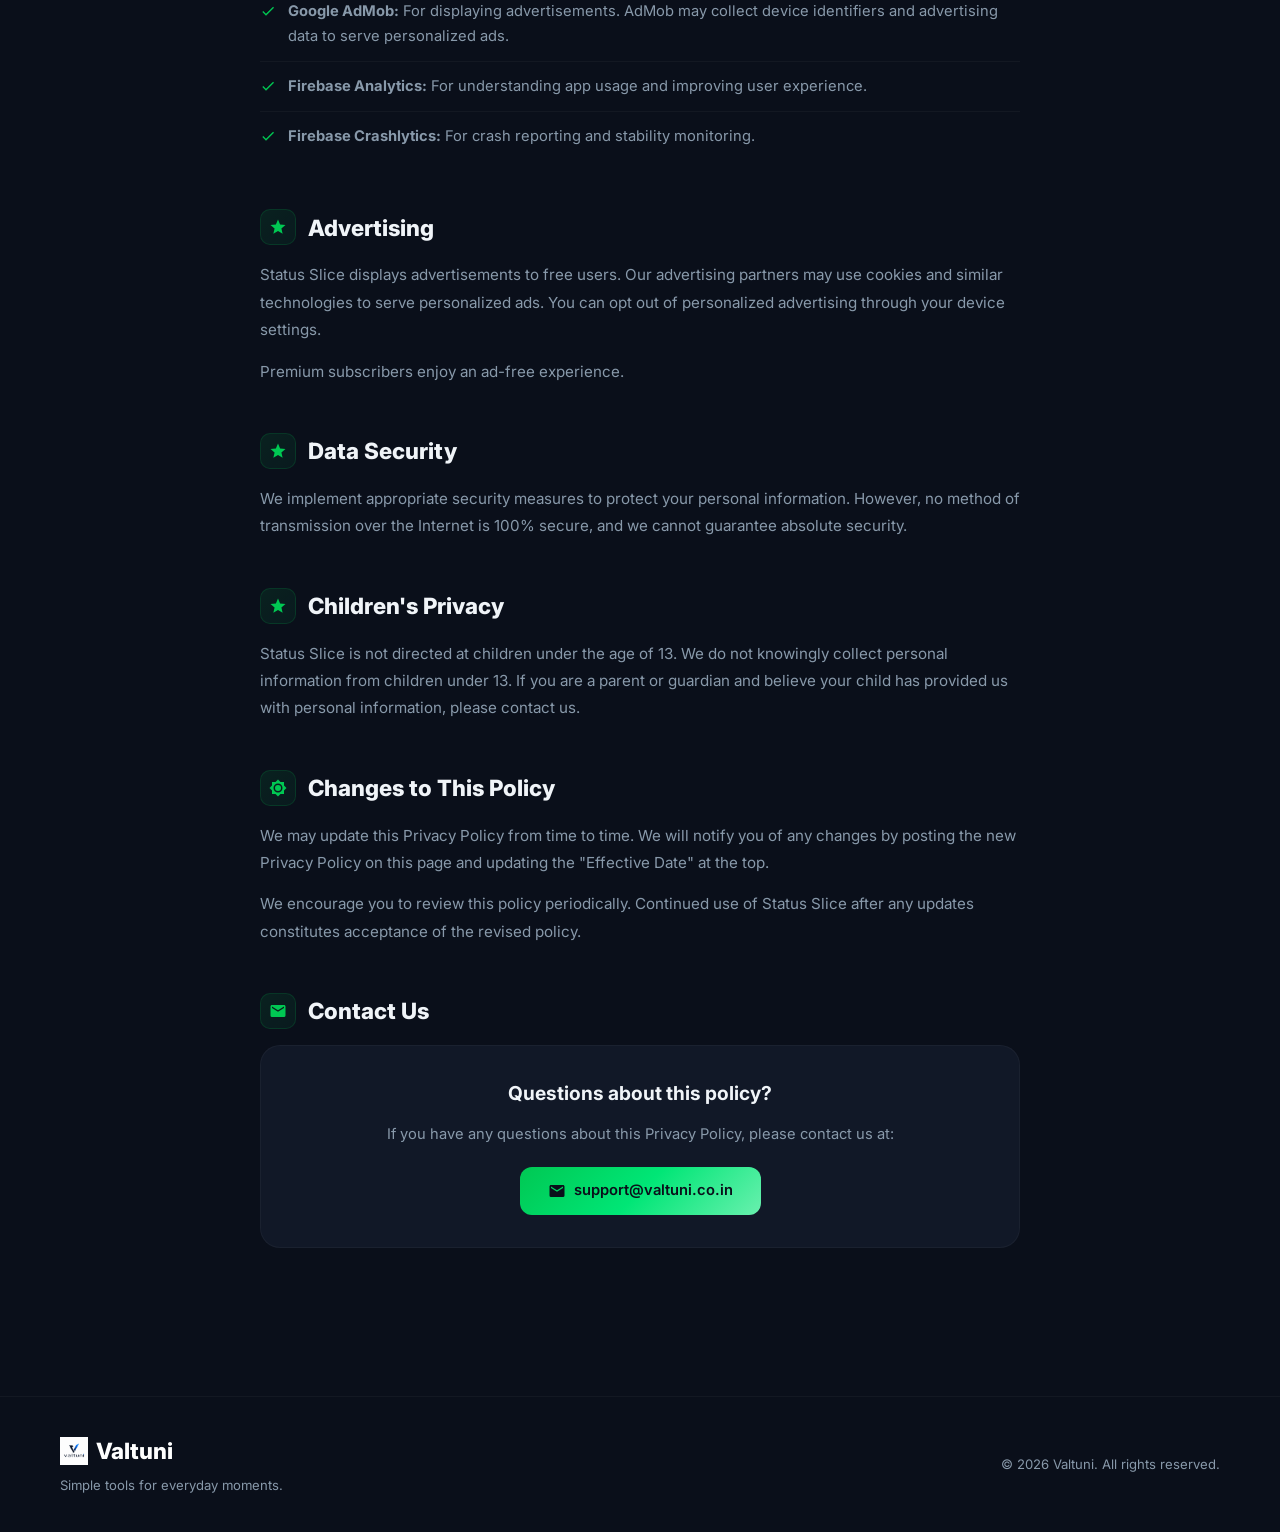
<file: statussplice/privacy.html>
<!DOCTYPE html>
<html lang="en">
<head>
    <meta charset="UTF-8">
    <meta name="viewport" content="width=device-width, initial-scale=1.0">
    <title>Privacy Policy - Status Slice by Valtuni</title>
    <meta name="description" content="Privacy Policy for Status Slice by Valtuni. Learn how we handle your data.">
    <link rel="icon" type="image/x-icon" href="../favicon.ico">
    <link rel="icon" type="image/png" sizes="32x32" href="../favicon-32x32.png">
    <link rel="stylesheet" href="style.css">
    <link rel="preconnect" href="https://fonts.googleapis.com">
    <link rel="preconnect" href="https://fonts.gstatic.com" crossorigin>
    <link href="https://fonts.googleapis.com/css2?family=Inter:wght@300;400;500;600;700;800;900&display=swap" rel="stylesheet">
    <style>
        .privacy-page { padding-top: 100px; min-height: 100vh; }
        .privacy-header { text-align: center; padding: 60px 0 40px; }
        .privacy-header h1 { font-size: clamp(2rem, 4vw, 3rem); font-weight: 900; line-height: 1.2; margin-bottom: 16px; letter-spacing: -1px; }
        .privacy-header .effective-date { color: var(--text-muted); font-size: 0.95rem; }
        .privacy-content { max-width: 800px; margin: 0 auto; padding: 0 20px 100px; }
        .privacy-intro { background: var(--dark-card); border-radius: 20px; padding: 32px; margin-bottom: 40px; border: 1px solid rgba(0, 200, 83, 0.1); position: relative; overflow: hidden; }
        .privacy-intro::before { content: ''; position: absolute; top: 0; left: 0; right: 0; height: 3px; background: var(--gradient); }
        .privacy-intro p { color: var(--text-muted); font-size: 1rem; line-height: 1.8; }
        .privacy-intro strong { color: var(--white); }
        .privacy-section { margin-bottom: 48px; }
        .privacy-section h2 { font-size: 1.4rem; font-weight: 800; margin-bottom: 16px; display: flex; align-items: center; gap: 12px; }
        .privacy-section h2 .section-icon { width: 36px; height: 36px; background: var(--gradient-subtle); border: 1px solid rgba(0, 200, 83, 0.15); border-radius: 10px; display: flex; align-items: center; justify-content: center; flex-shrink: 0; }
        .privacy-section h2 .section-icon svg { width: 18px; height: 18px; color: var(--primary); }
        .privacy-section p { color: var(--text-muted); font-size: 0.95rem; line-height: 1.8; margin-bottom: 14px; }
        .privacy-section ul { list-style: none; margin-top: 12px; }
        .privacy-section ul li { display: flex; align-items: flex-start; gap: 12px; padding: 12px 0; border-bottom: 1px solid rgba(255, 255, 255, 0.04); color: var(--text-muted); font-size: 0.92rem; line-height: 1.7; }
        .privacy-section ul li:last-child { border-bottom: none; }
        .privacy-section ul li svg { color: var(--primary); flex-shrink: 0; margin-top: 4px; }
        .highlight-box { background: rgba(0, 200, 83, 0.06); border: 1px solid rgba(0, 200, 83, 0.15); border-radius: 14px; padding: 24px; margin: 20px 0; }
        .highlight-box p { color: var(--text); font-size: 0.92rem; margin: 0; }
        .highlight-box strong { color: var(--primary); }
        .privacy-contact { background: var(--dark-card); border-radius: 20px; padding: 32px; border: 1px solid rgba(255, 255, 255, 0.04); text-align: center; }
        .privacy-contact h3 { font-size: 1.2rem; font-weight: 700; margin-bottom: 12px; }
        .privacy-contact p { color: var(--text-muted); font-size: 0.92rem; margin-bottom: 20px; }
        .privacy-contact a { display: inline-flex; align-items: center; gap: 8px; background: var(--gradient); color: var(--dark); padding: 12px 28px; border-radius: 12px; font-weight: 600; text-decoration: none; font-size: 0.92rem; transition: all 0.3s ease; }
        .privacy-contact a:hover { transform: translateY(-2px); box-shadow: 0 8px 30px var(--primary-glow); }
        .privacy-contact a svg { width: 18px; height: 18px; }
        .back-link { display: inline-flex; align-items: center; gap: 8px; color: var(--text-muted); text-decoration: none; font-size: 0.9rem; margin-bottom: 20px; transition: color 0.3s ease; }
        .back-link:hover { color: var(--primary); }
        @media (max-width: 768px) { .privacy-page { padding-top: 80px; } .privacy-header { padding: 40px 0 30px; } .privacy-section h2 { font-size: 1.2rem; } .privacy-intro, .privacy-contact { padding: 24px; } }
    </style>
</head>
<body>
    <nav class="navbar" id="navbar">
        <div class="container nav-container">
            <a href="../" class="logo"><img src="../valtuni logo.png" alt="Valtuni" class="logo-img">Valtuni</a>
            <ul class="nav-links" id="navLinks">
                <li><a href="../">Home</a></li>
                <li><a href="./">Status Slice</a></li>
                <li><a href="../#contact">Contact</a></li>
            </ul>
            <button class="menu-toggle" id="menuToggle" aria-label="Toggle menu"><span></span><span></span><span></span></button>
        </div>
    </nav>

    <main class="privacy-page">
        <div class="container">
            <a href="./" class="back-link">
                <svg width="16" height="16" viewBox="0 0 24 24" fill="none" stroke="currentColor" stroke-width="2"><path d="M19 12H5M12 19l-7-7 7-7"/></svg>
                Back to Status Slice
            </a>
            <div class="privacy-header">
                <div class="section-tag">Legal</div>
                <h1>Status Slice <span class="gradient-text">Privacy Policy</span></h1>
                <p class="effective-date">Effective Date: June 2026</p>
            </div>
        </div>

        <div class="privacy-content">
            <div class="privacy-intro">
                <p>At <strong>Valtuni</strong>, we value your trust. This Privacy Policy explains how <strong>Status Slice</strong> collects, uses, and protects your information when you use our app.</p>
            </div>

            <div class="privacy-section">
                <h2>
                    <span class="section-icon"><svg viewBox="0 0 24 24" fill="currentColor"><path d="M12,2A10,10 0 0,0 2,12A10,10 0 0,0 12,22A10,10 0 0,0 22,12A10,10 0 0,0 12,2M12,4A8,8 0 0,1 20,12A8,8 0 0,1 12,20A8,8 0 0,1 4,12A8,8 0 0,1 12,4M11,7H13V13H11V7Z"/></svg></span>
                    Information We Collect
                </h2>
                <p>Status Slice collects information to provide and improve our services:</p>
                <ul>
                    <li>
                        <svg width="16" height="16" viewBox="0 0 24 24" fill="currentColor"><path d="M21,7L9,19L3.5,13.5L4.91,12.09L9,16.17L19.59,5.59L21,7Z"/></svg>
                        <span><strong>Account Information:</strong> When you create an account, we collect your email address and display name.</span>
                    </li>
                    <li>
                        <svg width="16" height="16" viewBox="0 0 24 24" fill="currentColor"><path d="M21,7L9,19L3.5,13.5L4.91,12.09L9,16.17L19.59,5.59L21,7Z"/></svg>
                        <span><strong>Usage Data:</strong> We collect analytics data including app features used, session duration, and crash reports to improve the app experience.</span>
                    </li>
                    <li>
                        <svg width="16" height="16" viewBox="0 0 24 24" fill="currentColor"><path d="M21,7L9,19L3.5,13.5L4.91,12.09L9,16.17L19.59,5.59L21,7Z"/></svg>
                        <span><strong>Device Information:</strong> We collect device model, OS version, and unique device identifiers for analytics and support purposes.</span>
                    </li>
                    <li>
                        <svg width="16" height="16" viewBox="0 0 24 24" fill="currentColor"><path d="M21,7L9,19L3.5,13.5L4.91,12.09L9,16.17L19.59,5.59L21,7Z"/></svg>
                        <span><strong>Payment Information:</strong> When you subscribe to premium features, payment is processed through Google Play Store. We do not store your payment details.</span>
                    </li>
                </ul>
            </div>

            <div class="privacy-section">
                <h2>
                    <span class="section-icon"><svg viewBox="0 0 24 24" fill="currentColor"><path d="M12,3V13.55C11.41,13.21 10.73,13 10,13A3,3 0 0,0 7,16A3,3 0 0,0 10,19A3,3 0 0,0 13,16V7H17V3H12Z"/></svg></span>
                    How We Use Your Information
                </h2>
                <p>We use the collected information for the following purposes:</p>
                <ul>
                    <li>
                        <svg width="16" height="16" viewBox="0 0 24 24" fill="currentColor"><path d="M21,7L9,19L3.5,13.5L4.91,12.09L9,16.17L19.59,5.59L21,7Z"/></svg>
                        <span>To provide, maintain, and improve our services</span>
                    </li>
                    <li>
                        <svg width="16" height="16" viewBox="0 0 24 24" fill="currentColor"><path d="M21,7L9,19L3.5,13.5L4.91,12.09L9,16.17L19.59,5.59L21,7Z"/></svg>
                        <span>To process subscriptions and manage premium features</span>
                    </li>
                    <li>
                        <svg width="16" height="16" viewBox="0 0 24 24" fill="currentColor"><path d="M21,7L9,19L3.5,13.5L4.91,12.09L9,16.17L19.59,5.59L21,7Z"/></svg>
                        <span>To send you updates, notifications, and promotional materials (with your consent)</span>
                    </li>
                    <li>
                        <svg width="16" height="16" viewBox="0 0 24 24" fill="currentColor"><path d="M21,7L9,19L3.5,13.5L4.91,12.09L9,16.17L19.59,5.59L21,7Z"/></svg>
                        <span>To analyze usage patterns and optimize app performance</span>
                    </li>
                    <li>
                        <svg width="16" height="16" viewBox="0 0 24 24" fill="currentColor"><path d="M21,7L9,19L3.5,13.5L4.91,12.09L9,16.17L19.59,5.59L21,7Z"/></svg>
                        <span>To detect and prevent fraud, abuse, and technical issues</span>
                    </li>
                </ul>
            </div>

            <div class="privacy-section">
                <h2>
                    <span class="section-icon"><svg viewBox="0 0 24 24" fill="currentColor"><path d="M19.35,10.04C18.67,6.59 15.64,4 12,4C9.11,4 6.6,5.64 5.35,8.04C2.34,8.36 0,10.91 0,14A6,6 0 0,0 6,20H19A5,5 0 0,0 24,15C24,12.36 21.95,10.22 19.35,10.04Z"/></svg></span>
                    Third-Party Services
                </h2>
                <div class="highlight-box">
                    <p>Status Slice uses third-party services to provide and improve our app. These services may collect information as described in their own privacy policies.</p>
                </div>
                <ul>
                    <li>
                        <svg width="16" height="16" viewBox="0 0 24 24" fill="currentColor"><path d="M21,7L9,19L3.5,13.5L4.91,12.09L9,16.17L19.59,5.59L21,7Z"/></svg>
                        <span><strong>Google Play Services:</strong> For app distribution, in-app purchases, and subscription management.</span>
                    </li>
                    <li>
                        <svg width="16" height="16" viewBox="0 0 24 24" fill="currentColor"><path d="M21,7L9,19L3.5,13.5L4.91,12.09L9,16.17L19.59,5.59L21,7Z"/></svg>
                        <span><strong>Google AdMob:</strong> For displaying advertisements. AdMob may collect device identifiers and advertising data to serve personalized ads.</span>
                    </li>
                    <li>
                        <svg width="16" height="16" viewBox="0 0 24 24" fill="currentColor"><path d="M21,7L9,19L3.5,13.5L4.91,12.09L9,16.17L19.59,5.59L21,7Z"/></svg>
                        <span><strong>Firebase Analytics:</strong> For understanding app usage and improving user experience.</span>
                    </li>
                    <li>
                        <svg width="16" height="16" viewBox="0 0 24 24" fill="currentColor"><path d="M21,7L9,19L3.5,13.5L4.91,12.09L9,16.17L19.59,5.59L21,7Z"/></svg>
                        <span><strong>Firebase Crashlytics:</strong> For crash reporting and stability monitoring.</span>
                    </li>
                </ul>
            </div>

            <div class="privacy-section">
                <h2>
                    <span class="section-icon"><svg viewBox="0 0 24 24" fill="currentColor"><path d="M12,17.27L18.18,21L16.54,13.97L22,9.24L14.81,8.62L12,2L9.19,8.62L2,9.24L7.45,13.97L5.82,21L12,17.27Z"/></svg></span>
                    Advertising
                </h2>
                <p>Status Slice displays advertisements to free users. Our advertising partners may use cookies and similar technologies to serve personalized ads. You can opt out of personalized advertising through your device settings.</p>
                <p>Premium subscribers enjoy an ad-free experience.</p>
            </div>

            <div class="privacy-section">
                <h2>
                    <span class="section-icon"><svg viewBox="0 0 24 24" fill="currentColor"><path d="M12,17.27L18.18,21L16.54,13.97L22,9.24L14.81,8.62L12,2L9.19,8.62L2,9.24L7.45,13.97L5.82,21L12,17.27Z"/></svg></span>
                    Data Security
                </h2>
                <p>We implement appropriate security measures to protect your personal information. However, no method of transmission over the Internet is 100% secure, and we cannot guarantee absolute security.</p>
            </div>

            <div class="privacy-section">
                <h2>
                    <span class="section-icon"><svg viewBox="0 0 24 24" fill="currentColor"><path d="M12,17.27L18.18,21L16.54,13.97L22,9.24L14.81,8.62L12,2L9.19,8.62L2,9.24L7.45,13.97L5.82,21L12,17.27Z"/></svg></span>
                    Children's Privacy
                </h2>
                <p>Status Slice is not directed at children under the age of 13. We do not knowingly collect personal information from children under 13. If you are a parent or guardian and believe your child has provided us with personal information, please contact us.</p>
            </div>

            <div class="privacy-section">
                <h2>
                    <span class="section-icon"><svg viewBox="0 0 24 24" fill="currentColor"><path d="M12,8A4,4 0 0,0 8,12A4,4 0 0,0 12,16A4,4 0 0,0 16,12A4,4 0 0,0 12,8M12,18A6,6 0 0,1 6,12A6,6 0 0,1 12,6A6,6 0 0,1 18,12A6,6 0 0,1 12,18M20,8.69V4H15.31L12,0.69L8.69,4H4V8.69L0.69,12L4,15.31V20H8.69L12,23.31L15.31,20H20V15.31L23.31,12L20,8.69Z"/></svg></span>
                    Changes to This Policy
                </h2>
                <p>We may update this Privacy Policy from time to time. We will notify you of any changes by posting the new Privacy Policy on this page and updating the "Effective Date" at the top.</p>
                <p>We encourage you to review this policy periodically. Continued use of Status Slice after any updates constitutes acceptance of the revised policy.</p>
            </div>

            <div class="privacy-section">
                <h2>
                    <span class="section-icon"><svg viewBox="0 0 24 24" fill="currentColor"><path d="M20,4H4C2.89,4 2,4.89 2,6V18A2,2 0 0,0 4,20H20A2,2 0 0,0 22,18V6C22,4.89 21.1,4 20,4M20,8L12,13L4,8V6L12,11L20,6V8Z"/></svg></span>
                    Contact Us
                </h2>
                <div class="privacy-contact">
                    <h3>Questions about this policy?</h3>
                    <p>If you have any questions about this Privacy Policy, please contact us at:</p>
                    <a href="mailto:support@valtuni.co.in">
                        <svg viewBox="0 0 24 24" fill="currentColor"><path d="M20,4H4C2.89,4 2,4.89 2,6V18A2,2 0 0,0 4,20H20A2,2 0 0,0 22,18V6C22,4.89 21.1,4 20,4M20,8L12,13L4,8V6L12,11L20,6V8Z"/></svg>
                        support@valtuni.co.in
                    </a>
                </div>
            </div>
        </div>
    </main>

    <footer class="footer">
        <div class="container footer-content">
            <div class="footer-left">
                <a href="../" class="logo" style="text-decoration:none"><img src="../valtuni logo.png" alt="Valtuni" class="logo-img" style="height:28px">Valtuni</a>
                <p>Simple tools for everyday moments.</p>
            </div>
            <div class="footer-right"><p>&copy; 2026 Valtuni. All rights reserved.</p></div>
        </div>
    </footer>

    <script>
        const navbar = document.getElementById('navbar');
        const menuToggle = document.getElementById('menuToggle');
        const navLinks = document.getElementById('navLinks');
        window.addEventListener('scroll', () => { navbar.classList.toggle('scrolled', window.scrollY > 50); });
        menuToggle.addEventListener('click', () => { menuToggle.classList.toggle('active'); navLinks.classList.toggle('active'); });
    </script>
</body>
</html>
</file>
<file: style.css>
/* ============================
   VALTUNI — WILD & FUN REDESIGN
   ============================ */

@import url('https://fonts.googleapis.com/css2?family=Space+Grotesk:wght@300;400;500;600;700&family=Unbounded:wght@400;700;900&family=DM+Mono:wght@400;500&display=swap');

* {
    margin: 0;
    padding: 0;
    box-sizing: border-box;
}

:root {
    --lime: #C8FF00;
    --hot-pink: #FF2D78;
    --cyan: #00F5FF;
    --orange: #FF6B00;
    --purple: #9B00FF;
    --yellow: #FFE600;
    --dark: #0A0A0A;
    --dark2: #111111;
    --dark3: #181818;
    --white: #FAFAFA;
    --gray: #888888;
    --gray2: #444444;
    --font-display: 'Unbounded', sans-serif;
    --font-body: 'Space Grotesk', sans-serif;
    --font-mono: 'DM Mono', monospace;
}

html {
    scroll-behavior: smooth;
}

body {
    font-family: var(--font-body);
    background: var(--dark);
    color: var(--white);
    line-height: 1.6;
    overflow-x: hidden;
    cursor: none;
}

/* ===== CUSTOM CURSOR ===== */
#cursor {
    width: 12px;
    height: 12px;
    background: var(--lime);
    border-radius: 50%;
    position: fixed;
    top: 0; left: 0;
    pointer-events: none;
    z-index: 99999;
    transform: translate(-50%, -50%);
    transition: transform 0.05s, width 0.2s, height 0.2s, background 0.2s;
    mix-blend-mode: difference;
}

#cursor-ring {
    width: 40px;
    height: 40px;
    border: 1.5px solid var(--lime);
    border-radius: 50%;
    position: fixed;
    top: 0; left: 0;
    pointer-events: none;
    z-index: 99998;
    transform: translate(-50%, -50%);
    transition: transform 0.12s ease-out, width 0.3s, height 0.3s, border-color 0.3s;
    mix-blend-mode: difference;
}

body:hover #cursor { opacity: 1; }

/* ===== NOISE OVERLAY ===== */
body::before {
    content: '';
    position: fixed;
    inset: 0;
    background-image: url("data:image/svg+xml,%3Csvg viewBox='0 0 256 256' xmlns='http://www.w3.org/2000/svg'%3E%3Cfilter id='noise'%3E%3CfeTurbulence type='fractalNoise' baseFrequency='0.9' numOctaves='4' stitchTiles='stitch'/%3E%3C/filter%3E%3Crect width='100%25' height='100%25' filter='url(%23noise)' opacity='0.04'/%3E%3C/svg%3E");
    pointer-events: none;
    z-index: 9999;
    opacity: 0.6;
}

/* ===== CANVAS ===== */
#particles {
    position: fixed;
    top: 0; left: 0;
    width: 100%; height: 100%;
    pointer-events: none;
    z-index: 0;
}

/* ===== CONTAINER ===== */
.container {
    max-width: 1200px;
    margin: 0 auto;
    padding: 0 24px;
    position: relative;
    z-index: 1;
}

/* ===== MARQUEE TICKER ===== */
.ticker-wrap {
    background: var(--lime);
    color: var(--dark);
    overflow: hidden;
    white-space: nowrap;
    padding: 10px 0;
    position: fixed;
    bottom: 0;
    left: 0;
    right: 0;
    z-index: 9000;
}

.ticker-track {
    display: inline-flex;
    gap: 0;
    animation: tickerScroll 25s linear infinite;
}

.ticker-item {
    display: inline-flex;
    align-items: center;
    gap: 16px;
    padding: 0 24px;
    font-family: var(--font-mono);
    font-size: 0.72rem;
    font-weight: 500;
    text-transform: uppercase;
    letter-spacing: 0.05em;
}

.ticker-sep {
    color: var(--dark);
    opacity: 0.4;
}

@keyframes tickerScroll {
    0% { transform: translateX(0); }
    100% { transform: translateX(-50%); }
}

/* ===== NAVBAR ===== */
.navbar {
    position: fixed;
    top: 0; left: 0; right: 0;
    padding: 18px 0;
    background: rgba(10, 10, 10, 0.7);
    backdrop-filter: blur(30px);
    -webkit-backdrop-filter: blur(30px);
    border-bottom: 1px solid rgba(255, 255, 255, 0.05);
    z-index: 1000;
    transition: all 0.4s ease;
}

.navbar.scrolled {
    padding: 12px 0;
    background: rgba(10, 10, 10, 0.95);
    border-color: rgba(200, 255, 0, 0.1);
}

.nav-container {
    display: flex;
    align-items: center;
    justify-content: space-between;
}

.logo {
    display: flex;
    align-items: center;
    gap: 10px;
    text-decoration: none;
    font-family: var(--font-display);
    font-size: 1.1rem;
    font-weight: 900;
    color: var(--white);
    letter-spacing: -0.03em;
}

.logo-img {
    height: 30px;
    width: auto;
    object-fit: contain;
    filter: invert(1) brightness(2);
}

.logo-dot {
    display: inline-block;
    width: 8px;
    height: 8px;
    background: var(--lime);
    border-radius: 50%;
    margin-left: 2px;
    animation: dotBlink 1.5s ease-in-out infinite;
}

@keyframes dotBlink {
    0%, 100% { opacity: 1; transform: scale(1); }
    50% { opacity: 0.3; transform: scale(0.6); }
}

.nav-links {
    display: flex;
    align-items: center;
    gap: 36px;
    list-style: none;
}

.nav-links a {
    color: var(--gray);
    text-decoration: none;
    font-weight: 500;
    font-size: 0.85rem;
    font-family: var(--font-mono);
    text-transform: uppercase;
    letter-spacing: 0.05em;
    transition: color 0.2s;
    position: relative;
}

.nav-links a::after {
    content: '';
    position: absolute;
    bottom: -3px;
    left: 0;
    width: 0;
    height: 1px;
    background: var(--lime);
    transition: width 0.3s ease;
}

.nav-links a:hover { color: var(--white); }
.nav-links a:hover::after { width: 100%; }

.menu-toggle {
    display: none;
    flex-direction: column;
    gap: 5px;
    background: none;
    border: none;
    cursor: none;
    padding: 4px;
    z-index: 1001;
}

.menu-toggle span {
    width: 24px;
    height: 2px;
    background: var(--white);
    transition: all 0.3s ease;
    border-radius: 2px;
}

.menu-toggle.active span:nth-child(1) { transform: rotate(45deg) translate(5px, 5px); }
.menu-toggle.active span:nth-child(2) { opacity: 0; }
.menu-toggle.active span:nth-child(3) { transform: rotate(-45deg) translate(5px, -5px); }

/* ===== HERO ===== */
.hero {
    min-height: 100vh;
    min-height: 100dvh;
    display: flex;
    align-items: center;
    padding: 110px 0 100px;
    position: relative;
    overflow: hidden;
}

/* Huge background text */
.hero-bg-text {
    position: absolute;
    font-family: var(--font-display);
    font-size: clamp(8rem, 18vw, 22rem);
    font-weight: 900;
    color: transparent;
    -webkit-text-stroke: 1px rgba(255,255,255,0.04);
    top: 50%;
    left: 50%;
    transform: translate(-50%, -50%);
    white-space: nowrap;
    pointer-events: none;
    z-index: 0;
    user-select: none;
    letter-spacing: -0.05em;
}

/* Glowing blobs */
.hero-blob {
    position: absolute;
    border-radius: 50%;
    filter: blur(100px);
    opacity: 0.18;
    pointer-events: none;
}

.hero-blob-1 {
    width: 500px; height: 500px;
    background: var(--hot-pink);
    top: -200px; right: -100px;
    animation: blobDrift1 12s ease-in-out infinite;
}

.hero-blob-2 {
    width: 400px; height: 400px;
    background: var(--purple);
    bottom: -150px; left: -100px;
    animation: blobDrift2 15s ease-in-out infinite;
}

.hero-blob-3 {
    width: 300px; height: 300px;
    background: var(--lime);
    top: 30%; left: 30%;
    animation: blobDrift3 10s ease-in-out infinite;
    opacity: 0.1;
}

@keyframes blobDrift1 {
    0%, 100% { transform: translate(0, 0) scale(1); }
    33% { transform: translate(-60px, 40px) scale(1.1); }
    66% { transform: translate(40px, -30px) scale(0.9); }
}
@keyframes blobDrift2 {
    0%, 100% { transform: translate(0, 0) scale(1); }
    33% { transform: translate(50px, -50px) scale(1.05); }
    66% { transform: translate(-30px, 30px) scale(0.95); }
}
@keyframes blobDrift3 {
    0%, 100% { transform: translate(0, 0); }
    50% { transform: translate(-40px, -40px); }
}

.hero-content {
    display: grid;
    grid-template-columns: 1fr 1fr;
    gap: 60px;
    align-items: center;
    position: relative;
    z-index: 1;
}

/* Hero left */
.hero-label {
    display: inline-flex;
    align-items: center;
    gap: 10px;
    margin-bottom: 24px;
    font-family: var(--font-mono);
    font-size: 0.72rem;
    color: var(--lime);
    text-transform: uppercase;
    letter-spacing: 0.15em;
}

.hero-label-line {
    display: inline-block;
    width: 32px;
    height: 1px;
    background: var(--lime);
}

.hero-text h1 {
    font-family: var(--font-display);
    font-size: clamp(2.8rem, 6vw, 5rem);
    font-weight: 900;
    line-height: 1.0;
    letter-spacing: -0.04em;
    margin-bottom: 28px;
}

.hero-word-1 { color: var(--white); }
.hero-word-2 {
    display: block;
    -webkit-text-stroke: 2px var(--lime);
    color: transparent;
    position: relative;
}
.hero-word-3 {
    display: block;
    color: var(--lime);
    position: relative;
}

/* Squiggly underline on hero word */
.hero-word-3::after {
    content: '';
    display: block;
    width: 100%;
    height: 8px;
    background: url("data:image/svg+xml,%3Csvg xmlns='http://www.w3.org/2000/svg' viewBox='0 0 100 10'%3E%3Cpath d='M0,5 Q10,0 20,5 Q30,10 40,5 Q50,0 60,5 Q70,10 80,5 Q90,0 100,5' fill='none' stroke='%23C8FF00' stroke-width='2'/%3E%3C/svg%3E") repeat-x;
    background-size: 60px 8px;
    opacity: 0.6;
    margin-top: 4px;
    animation: squiggle 2s linear infinite;
}

@keyframes squiggle {
    0% { background-position: 0 0; }
    100% { background-position: 60px 0; }
}

.hero-desc {
    font-size: 1rem;
    color: var(--gray);
    line-height: 1.75;
    max-width: 480px;
    margin-bottom: 36px;
}

.hero-buttons {
    display: flex;
    gap: 14px;
    flex-wrap: wrap;
    margin-bottom: 48px;
}

/* ===== BUTTONS ===== */
.btn {
    display: inline-flex;
    align-items: center;
    gap: 10px;
    padding: 14px 28px;
    border-radius: 6px;
    font-weight: 700;
    font-family: var(--font-body);
    text-decoration: none;
    transition: all 0.2s ease;
    font-size: 0.88rem;
    cursor: none;
    border: none;
    position: relative;
    overflow: hidden;
    letter-spacing: 0.02em;
}

.btn-primary {
    background: var(--lime);
    color: var(--dark);
    box-shadow: 4px 4px 0 rgba(200,255,0,0.3);
}

.btn-primary:hover {
    transform: translate(-2px, -2px);
    box-shadow: 6px 6px 0 rgba(200,255,0,0.4);
}

.btn-primary:active {
    transform: translate(2px, 2px);
    box-shadow: 2px 2px 0 rgba(200,255,0,0.3);
}

.btn-glow {
    /* retained class, same as primary */
}

.btn-outline {
    background: transparent;
    color: var(--white);
    border: 1.5px solid rgba(255,255,255,0.15);
    box-shadow: none;
}

.btn-outline:hover {
    border-color: var(--lime);
    color: var(--lime);
    transform: translate(-2px, -2px);
    box-shadow: 4px 4px 0 rgba(200,255,0,0.1);
}

.btn-large { padding: 18px 36px; font-size: 1rem; }

/* ===== HERO STATS ===== */
.hero-stats {
    display: flex;
    gap: 32px;
}

.hero-stat {
    display: flex;
    flex-direction: column;
    gap: 4px;
}

.hero-stat-num {
    font-family: var(--font-display);
    font-size: 1.8rem;
    font-weight: 900;
    color: var(--lime);
    line-height: 1;
}

.hero-stat-label {
    font-size: 0.72rem;
    color: var(--gray);
    font-family: var(--font-mono);
    text-transform: uppercase;
    letter-spacing: 0.08em;
}

/* ===== HERO VISUAL ===== */
.hero-visual {
    display: flex;
    justify-content: center;
    align-items: center;
    position: relative;
}

/* Stacked card effect */
.hero-card-stack {
    position: relative;
    width: 320px;
    height: 400px;
}

.hero-card {
    position: absolute;
    width: 280px;
    height: 360px;
    border-radius: 20px;
    display: flex;
    flex-direction: column;
    align-items: center;
    justify-content: center;
    gap: 20px;
}

.hero-card-1 {
    background: var(--hot-pink);
    top: 20px; left: 20px;
    transform: rotate(6deg);
    animation: cardWiggle 4s ease-in-out infinite;
    z-index: 1;
}

.hero-card-2 {
    background: var(--purple);
    top: 10px; left: 10px;
    transform: rotate(-3deg);
    animation: cardWiggle 4s ease-in-out infinite reverse;
    z-index: 2;
}

.hero-card-3 {
    background: var(--dark3);
    border: 1.5px solid rgba(200,255,0,0.25);
    top: 0; left: 0;
    z-index: 3;
    animation: cardFloat 6s ease-in-out infinite;
}

@keyframes cardWiggle {
    0%, 100% { transform: rotate(6deg); }
    50% { transform: rotate(8deg) translateY(-4px); }
}

@keyframes cardFloat {
    0%, 100% { transform: translateY(0) rotate(0deg); }
    50% { transform: translateY(-12px) rotate(1deg); }
}

.hero-card-3 .card-v {
    font-family: var(--font-display);
    font-size: 7rem;
    font-weight: 900;
    color: var(--lime);
    line-height: 1;
    text-shadow: 0 0 60px rgba(200,255,0,0.4);
    animation: glowPulse 3s ease-in-out infinite;
}

@keyframes glowPulse {
    0%, 100% { text-shadow: 0 0 40px rgba(200,255,0,0.3); }
    50% { text-shadow: 0 0 80px rgba(200,255,0,0.7), 0 0 120px rgba(200,255,0,0.3); }
}

.card-tags {
    display: flex;
    gap: 8px;
    flex-wrap: wrap;
    justify-content: center;
    max-width: 220px;
}

.card-tag {
    font-family: var(--font-mono);
    font-size: 0.68rem;
    font-weight: 500;
    color: var(--gray);
    background: rgba(255,255,255,0.05);
    border: 1px solid rgba(255,255,255,0.08);
    padding: 4px 12px;
    border-radius: 100px;
    transition: all 0.3s;
}

/* Floating badges */
.hero-float-badge {
    position: absolute;
    display: flex;
    align-items: center;
    gap: 8px;
    padding: 10px 16px;
    border-radius: 100px;
    font-size: 0.72rem;
    font-weight: 700;
    font-family: var(--font-mono);
    text-transform: uppercase;
    letter-spacing: 0.06em;
    white-space: nowrap;
    z-index: 10;
}

.hero-float-badge-1 {
    background: var(--lime);
    color: var(--dark);
    top: -10px;
    right: -30px;
    animation: badgeBounce1 3s ease-in-out infinite;
    box-shadow: 4px 4px 0 rgba(0,0,0,0.3);
}

.hero-float-badge-2 {
    background: var(--hot-pink);
    color: var(--white);
    bottom: 60px;
    left: -40px;
    animation: badgeBounce2 3.5s ease-in-out infinite;
    box-shadow: 4px 4px 0 rgba(0,0,0,0.3);
}

.hero-float-badge-3 {
    background: var(--cyan);
    color: var(--dark);
    top: 50%;
    right: -50px;
    animation: badgeBounce3 4s ease-in-out infinite;
    box-shadow: 4px 4px 0 rgba(0,0,0,0.3);
}

@keyframes badgeBounce1 {
    0%, 100% { transform: translateY(0) rotate(-3deg); }
    50% { transform: translateY(-8px) rotate(-1deg); }
}
@keyframes badgeBounce2 {
    0%, 100% { transform: translateY(0) rotate(2deg); }
    50% { transform: translateY(-10px) rotate(4deg); }
}
@keyframes badgeBounce3 {
    0%, 100% { transform: translateY(0) rotate(-1deg); }
    50% { transform: translateY(-6px) rotate(2deg); }
}

/* scroll indicator */
.scroll-indicator {
    position: absolute;
    bottom: 36px;
    left: 50%;
    transform: translateX(-50%);
    display: flex;
    flex-direction: column;
    align-items: center;
    gap: 10px;
    z-index: 1;
    opacity: 0;
    animation: fadeInUp 1s ease 1.5s forwards;
}

@keyframes fadeInUp {
    to { opacity: 1; }
}

.scroll-arrow {
    width: 20px;
    height: 30px;
    border: 1.5px solid rgba(255,255,255,0.2);
    border-radius: 10px;
    display: flex;
    justify-content: center;
    padding-top: 6px;
}

.scroll-arrow-dot {
    width: 3px;
    height: 6px;
    background: var(--lime);
    border-radius: 2px;
    animation: scrollDot 2s ease-in-out infinite;
}

@keyframes scrollDot {
    0%, 100% { transform: translateY(0); opacity: 1; }
    50% { transform: translateY(8px); opacity: 0.3; }
}

.scroll-indicator span {
    font-family: var(--font-mono);
    font-size: 0.6rem;
    color: var(--gray2);
    text-transform: uppercase;
    letter-spacing: 0.12em;
}

/* ===== SECTION COMMON ===== */
.section-header {
    margin-bottom: 60px;
}

.section-label {
    display: inline-flex;
    align-items: center;
    gap: 10px;
    font-family: var(--font-mono);
    font-size: 0.7rem;
    color: var(--lime);
    text-transform: uppercase;
    letter-spacing: 0.15em;
    margin-bottom: 16px;
}

.section-label-num {
    font-size: 0.65rem;
    color: var(--gray2);
}

.section-header h2 {
    font-family: var(--font-display);
    font-size: clamp(2rem, 5vw, 3.5rem);
    font-weight: 900;
    line-height: 1.05;
    letter-spacing: -0.04em;
}

.section-header p {
    font-size: 1rem;
    color: var(--gray);
    margin-top: 16px;
    max-width: 560px;
    line-height: 1.7;
}

.section-header.center {
    text-align: center;
}

.section-header.center p { margin: 16px auto 0; }

/* Highlight in headings */
.hl-lime { color: var(--lime); }
.hl-pink { color: var(--hot-pink); }
.hl-cyan { color: var(--cyan); }

/* Outline text */
.hl-outline {
    -webkit-text-stroke: 2px var(--lime);
    color: transparent;
}

/* ===== SCROLL REVEAL ===== */
.sr {
    opacity: 0;
    transform: translateY(40px);
    transition: opacity 0.7s cubic-bezier(0.16, 1, 0.3, 1), transform 0.7s cubic-bezier(0.16, 1, 0.3, 1);
}

.sr.sr-visible {
    opacity: 1;
    transform: translateY(0);
}

.sr-left {
    opacity: 0;
    transform: translateX(-50px);
    transition: opacity 0.7s cubic-bezier(0.16, 1, 0.3, 1), transform 0.7s cubic-bezier(0.16, 1, 0.3, 1);
}

.sr-left.sr-visible {
    opacity: 1;
    transform: translateX(0);
}

.sr-right {
    opacity: 0;
    transform: translateX(50px);
    transition: opacity 0.7s cubic-bezier(0.16, 1, 0.3, 1), transform 0.7s cubic-bezier(0.16, 1, 0.3, 1);
}

.sr-right.sr-visible {
    opacity: 1;
    transform: translateX(0);
}

.sr-scale {
    opacity: 0;
    transform: scale(0.85);
    transition: opacity 0.7s cubic-bezier(0.16, 1, 0.3, 1), transform 0.7s cubic-bezier(0.16, 1, 0.3, 1);
}

.sr-scale.sr-visible {
    opacity: 1;
    transform: scale(1);
}

.sr-d1 { transition-delay: 0.1s; }
.sr-d2 { transition-delay: 0.2s; }
.sr-d3 { transition-delay: 0.3s; }
.sr-d4 { transition-delay: 0.4s; }
.sr-d5 { transition-delay: 0.5s; }

/* ===== ABOUT ===== */
.about {
    padding: 120px 0;
    position: relative;
    overflow: hidden;
}

/* Big number decor */
.about-num-decor {
    position: absolute;
    font-family: var(--font-display);
    font-size: 30vw;
    font-weight: 900;
    color: transparent;
    -webkit-text-stroke: 1px rgba(255,255,255,0.02);
    top: 50%;
    right: -5%;
    transform: translateY(-50%);
    pointer-events: none;
    user-select: none;
    line-height: 1;
}

.about-content {
    display: grid;
    grid-template-columns: 1fr 1fr;
    gap: 80px;
    align-items: start;
}

.about-text p {
    font-size: 1.05rem;
    color: var(--gray);
    line-height: 1.8;
    margin-bottom: 20px;
}

.about-text p strong {
    color: var(--white);
    font-weight: 700;
}

.about-values {
    display: flex;
    flex-direction: column;
    gap: 2px;
}

.value-card {
    display: flex;
    gap: 18px;
    align-items: flex-start;
    padding: 20px;
    border-top: 1px solid rgba(255,255,255,0.06);
    transition: background 0.3s, transform 0.3s;
    border-radius: 4px;
}

.value-card:last-child { border-bottom: 1px solid rgba(255,255,255,0.06); }

.value-card:hover {
    background: rgba(255,255,255,0.03);
    transform: translateX(8px);
}

.value-icon {
    font-size: 1.6rem;
    flex-shrink: 0;
    width: 40px;
    text-align: center;
    line-height: 1;
}

.value-card h4 {
    font-family: var(--font-display);
    font-size: 0.9rem;
    font-weight: 700;
    margin-bottom: 4px;
    letter-spacing: -0.02em;
}

.value-card p {
    color: var(--gray);
    font-size: 0.85rem;
    line-height: 1.6;
}

/* ===== APPS ===== */
.apps {
    padding: 120px 0;
    background: var(--dark2);
    position: relative;
    overflow: hidden;
}

/* Dotted grid background */
.apps::before {
    content: '';
    position: absolute;
    inset: 0;
    background-image: radial-gradient(rgba(255,255,255,0.04) 1px, transparent 1px);
    background-size: 32px 32px;
    pointer-events: none;
}

.app-showcase {
    display: flex;
    flex-direction: column;
    gap: 80px;
}

.app-hero {
    display: grid;
    grid-template-columns: auto 1fr;
    gap: 60px;
    align-items: center;
    position: relative;
}

.app-hero.reverse {
    grid-template-columns: 1fr auto;
}

.app-hero.reverse .app-hero-phone { order: 2; }
.app-hero.reverse .app-hero-info { order: 1; }

/* Divider */
.app-divider {
    height: 1px;
    background: linear-gradient(90deg, transparent, rgba(255,255,255,0.08), transparent);
}

/* Phone mockup */
.app-hero-phone { display: flex; justify-content: center; }

.phone-wrapper { position: relative; }

.phone-glow {
    position: absolute;
    width: 300px; height: 300px;
    border-radius: 50%;
    filter: blur(80px);
    opacity: 0.2;
    top: 50%; left: 50%;
    transform: translate(-50%, -50%);
    animation: phoneGlowPulse 4s ease-in-out infinite;
    background: var(--lime);
}

.app-hero.reverse .phone-glow { background: var(--hot-pink); }

@keyframes phoneGlowPulse {
    0%, 100% { opacity: 0.15; transform: translate(-50%, -50%) scale(1); }
    50% { opacity: 0.3; transform: translate(-50%, -50%) scale(1.1); }
}

.phone-mockup {
    width: 240px;
    height: 480px;
    background: #151515;
    border-radius: 32px;
    padding: 8px;
    box-shadow: 0 30px 80px rgba(0, 0, 0, 0.8), 0 0 0 1px rgba(255,255,255,0.06);
    animation: phoneFloat 6s ease-in-out infinite;
    position: relative;
    z-index: 1;
}

@keyframes phoneFloat {
    0%, 100% { transform: translateY(0) rotate(0deg); }
    50% { transform: translateY(-12px) rotate(0.5deg); }
}

.phone-notch {
    width: 90px; height: 20px;
    background: #151515;
    border-radius: 0 0 12px 12px;
    margin: 0 auto;
    position: relative; z-index: 2;
}

.phone-screen {
    width: 100%;
    height: calc(100% - 20px);
    background: var(--dark);
    border-radius: 0 0 26px 26px;
    overflow: hidden;
    display: flex;
    flex-direction: column;
}

.app-logo-bar {
    display: flex;
    align-items: center;
    gap: 10px;
    padding: 12px;
    border-bottom: 1px solid rgba(255,255,255,0.05);
    background: rgba(200,255,0,0.04);
}

.app-logo-img {
    width: 28px; height: 28px;
    border-radius: 7px;
    object-fit: cover;
}

.app-logo-name {
    font-size: 0.8rem;
    font-weight: 700;
    color: var(--white);
    font-family: var(--font-display);
    letter-spacing: -0.02em;
}

.app-header-bar {
    display: flex;
    justify-content: space-between;
    align-items: center;
    padding: 8px 12px;
    border-bottom: 1px solid rgba(255,255,255,0.04);
}

.app-header-dots { display: flex; gap: 3px; }
.app-header-dots span { width: 3px; height: 3px; background: var(--gray2); border-radius: 50%; }
.app-header-title { font-size: 0.7rem; font-weight: 700; color: var(--lime); font-family: var(--font-mono); }

.app-content-preview {
    padding: 12px;
    display: grid;
    grid-template-columns: 1fr 1fr;
    gap: 7px;
}

.app-tool-card {
    background: #1a1a1a;
    border-radius: 10px;
    padding: 12px 8px;
    display: flex;
    flex-direction: column;
    align-items: center;
    gap: 6px;
    border: 1px solid rgba(255,255,255,0.04);
    transition: all 0.3s ease;
    cursor: none;
}

.app-tool-card:hover {
    border-color: rgba(200,255,0,0.3);
    background: rgba(200,255,0,0.05);
}

.app-tool-icon {
    width: 34px; height: 34px;
    border-radius: 8px;
    display: flex;
    align-items: center;
    justify-content: center;
    color: var(--white);
}

.app-tool-icon svg { width: 17px; height: 17px; }
.split-icon { background: linear-gradient(135deg, #C8FF00, #80FF00); color: #0a0a0a; }
.trim-icon { background: linear-gradient(135deg, #2979FF, #448AFF); }
.compress-icon { background: linear-gradient(135deg, #FF6B00, #FF9100); }
.merge-icon { background: linear-gradient(135deg, #9B00FF, #D500F9); }
.app-tool-card span { font-size: 0.62rem; font-weight: 600; color: var(--gray); font-family: var(--font-mono); }

.video-timeline-preview {
    margin: 0 12px 14px;
    background: #1a1a1a;
    border-radius: 8px;
    padding: 8px;
    position: relative;
    overflow: hidden;
}

.timeline-bar { display: flex; gap: 3px; height: 24px; }
.timeline-segment { flex: 1; border-radius: 4px; }
.seg-1 { background: linear-gradient(90deg, var(--lime), #80FF00); animation: segPulse 2s ease-in-out infinite; }
.seg-2 { background: rgba(200,255,0,0.3); animation: segPulse 2s ease-in-out 0.5s infinite; }
.seg-3 { background: rgba(200,255,0,0.15); animation: segPulse 2s ease-in-out 1s infinite; }

@keyframes segPulse {
    0%, 100% { opacity: 1; }
    50% { opacity: 0.5; }
}

.timeline-cursor {
    position: absolute;
    width: 2px; height: 100%;
    background: var(--white);
    top: 0; left: 33%;
    animation: cursorMove 3s ease-in-out infinite;
    box-shadow: 0 0 6px rgba(255,255,255,0.6);
}

@keyframes cursorMove {
    0%, 100% { left: 15%; }
    50% { left: 75%; }
}

/* PDF preview */
.pdf-preview-area {
    flex: 1;
    background: #1a1a1a;
    border-radius: 10px;
    margin: 12px;
    padding: 14px;
    display: flex;
    flex-direction: column;
    gap: 7px;
}

.pdf-line {
    height: 4px;
    background: rgba(255,255,255,0.08);
    border-radius: 2px;
    animation: pdfPulse 2.5s ease-in-out infinite;
}
.pdf-line.short { width: 55%; }
.pdf-line.medium { width: 78%; }
@keyframes pdfPulse {
    0%, 100% { opacity: 0.4; }
    50% { opacity: 0.9; }
}

.pdf-toolbar {
    display: flex;
    gap: 6px;
    justify-content: center;
    padding: 0 12px 12px;
}

.pdf-tool-btn {
    width: 32px; height: 32px;
    display: flex;
    align-items: center;
    justify-content: center;
    background: #1a1a1a;
    border-radius: 7px;
    color: var(--gray);
    transition: all 0.3s;
}

.pdf-tool-btn.active {
    background: var(--lime);
    color: var(--dark);
}

/* App Info */
.app-hero-info { padding: 0 10px; }

.app-card-badge {
    display: inline-flex;
    align-items: center;
    gap: 8px;
    background: rgba(200,255,0,0.08);
    border: 1px solid rgba(200,255,0,0.2);
    padding: 6px 14px;
    border-radius: 100px;
    margin-bottom: 20px;
}

.app-badge-icon {
    width: 20px; height: 20px;
    border-radius: 5px;
    object-fit: cover;
}

.app-card-badge span {
    font-size: 0.72rem;
    font-weight: 700;
    color: var(--lime);
    font-family: var(--font-mono);
    text-transform: uppercase;
    letter-spacing: 0.08em;
}

.app-hero-info h3 {
    font-family: var(--font-display);
    font-size: clamp(2rem, 4vw, 2.8rem);
    font-weight: 900;
    line-height: 1.0;
    margin-bottom: 12px;
    letter-spacing: -0.04em;
}

.app-tagline {
    font-size: 0.85rem;
    color: var(--lime);
    font-weight: 600;
    font-family: var(--font-mono);
    text-transform: uppercase;
    letter-spacing: 0.1em;
    margin-bottom: 16px;
}

.app-description {
    font-size: 0.95rem;
    color: var(--gray);
    line-height: 1.7;
    margin-bottom: 28px;
    max-width: 440px;
}

.app-hero-buttons {
    display: flex;
    gap: 14px;
    flex-wrap: wrap;
}

/* ===== CONTACT ===== */
.contact {
    padding: 120px 0;
    position: relative;
    overflow: hidden;
}

.contact::before {
    content: '';
    position: absolute;
    inset: 0;
    background: radial-gradient(ellipse 60% 40% at 50% 50%, rgba(200,255,0,0.04), transparent);
    pointer-events: none;
}

.contact-grid {
    display: flex;
    justify-content: center;
    gap: 20px;
    flex-wrap: wrap;
}

.contact-card {
    background: var(--dark2);
    padding: 40px 36px;
    border-radius: 4px;
    text-decoration: none;
    color: var(--white);
    min-width: 220px;
    flex: 1;
    max-width: 300px;
    border: 1.5px solid rgba(255,255,255,0.06);
    transition: transform 0.25s ease, border-color 0.25s ease, box-shadow 0.25s ease;
    position: relative;
    overflow: hidden;
}

.contact-card::before {
    content: '';
    position: absolute;
    top: 0; left: 0; right: 0;
    height: 3px;
    background: var(--lime);
    transform: scaleX(0);
    transform-origin: left;
    transition: transform 0.3s ease;
}

.contact-card:hover {
    transform: translateY(-6px);
    border-color: rgba(200,255,0,0.2);
    box-shadow: 0 20px 60px rgba(0,0,0,0.4), 0 0 0 1px rgba(200,255,0,0.08);
}

.contact-card:hover::before { transform: scaleX(1); }

.contact-icon {
    width: 52px; height: 52px;
    background: rgba(200,255,0,0.08);
    border-radius: 12px;
    display: flex;
    align-items: center;
    justify-content: center;
    color: var(--lime);
    margin-bottom: 18px;
    transition: background 0.3s, transform 0.3s;
}

.contact-card:hover .contact-icon {
    background: var(--lime);
    color: var(--dark);
    transform: rotate(-6deg) scale(1.1);
}

.contact-card h3 {
    font-family: var(--font-display);
    font-size: 1rem;
    font-weight: 700;
    margin-bottom: 6px;
    letter-spacing: -0.02em;
}

.contact-card p {
    color: var(--gray);
    font-size: 0.83rem;
    font-family: var(--font-mono);
}

/* ===== FOOTER ===== */
.footer {
    padding: 36px 0;
    border-top: 1px solid rgba(255,255,255,0.05);
    margin-bottom: 40px; /* space for ticker */
}

.footer-content {
    display: flex;
    justify-content: space-between;
    align-items: center;
}

.footer-left p {
    color: var(--gray2);
    font-size: 0.8rem;
    margin-top: 8px;
    font-family: var(--font-mono);
}

.footer-right p {
    color: var(--gray2);
    font-size: 0.8rem;
    font-family: var(--font-mono);
}

/* ===== ANIMATIONS — extra fun ===== */

/* Text scramble on hero load */
@keyframes scramble {
    0% { opacity: 0; transform: translateY(10px) skewX(-5deg); }
    100% { opacity: 1; transform: translateY(0) skewX(0deg); }
}

.hero-text > * {
    animation: scramble 0.6s cubic-bezier(0.16, 1, 0.3, 1) both;
}

.hero-text > :nth-child(1) { animation-delay: 0.05s; }
.hero-text > :nth-child(2) { animation-delay: 0.15s; }
.hero-text > :nth-child(3) { animation-delay: 0.25s; }
.hero-text > :nth-child(4) { animation-delay: 0.35s; }
.hero-text > :nth-child(5) { animation-delay: 0.45s; }
.hero-text > :nth-child(6) { animation-delay: 0.55s; }

.hero-visual {
    animation: scramble 0.8s cubic-bezier(0.16, 1, 0.3, 1) 0.3s both;
}

/* Spin animation for decorative elements */
@keyframes spin { to { transform: rotate(360deg); } }

/* ===== CURSOR STATES ===== */
body.hovering #cursor {
    width: 20px;
    height: 20px;
    background: var(--lime);
}

body.hovering #cursor-ring {
    width: 60px;
    height: 60px;
    border-color: var(--lime);
}

/* ===== GRADIENT TEXT ===== */
.gradient-text {
    background: linear-gradient(135deg, var(--lime), var(--cyan));
    -webkit-background-clip: text;
    -webkit-text-fill-color: transparent;
    background-clip: text;
}

/* ===== BADGE & BADGE DOT ===== */
.badge {
    display: inline-flex;
    align-items: center;
    gap: 8px;
    background: rgba(200,255,0,0.08);
    border: 1px solid rgba(200,255,0,0.2);
    padding: 7px 14px;
    border-radius: 100px;
    font-size: 0.72rem;
    font-weight: 600;
    color: var(--lime);
    margin-bottom: 20px;
    font-family: var(--font-mono);
    text-transform: uppercase;
    letter-spacing: 0.08em;
}

.badge-dot {
    width: 6px; height: 6px;
    background: var(--lime);
    border-radius: 50%;
    animation: dotBlink 1.5s ease-in-out infinite;
}

/* ===== RESPONSIVE ===== */
@media (max-width: 1024px) {
    .hero-content { grid-template-columns: 1fr; text-align: center; gap: 48px; }
    .hero-desc { max-width: 100%; margin-left: auto; margin-right: auto; }
    .hero-buttons { justify-content: center; }
    .hero-stats { justify-content: center; }
    .about-content { grid-template-columns: 1fr; gap: 48px; }
    .app-hero { grid-template-columns: 1fr; gap: 40px; }
    .app-hero.reverse { grid-template-columns: 1fr; }
    .app-hero.reverse .app-hero-phone { order: -1; }
    .app-hero.reverse .app-hero-info { order: 0; }
    .app-hero-info { display: flex; flex-direction: column; align-items: center; text-align: center; }
    .app-description { max-width: 100%; }
}

@media (max-width: 768px) {
    .container { padding: 0 16px; }

    .nav-links {
        display: none;
        position: absolute;
        top: 100%; left: 0; right: 0;
        background: rgba(10,10,10,0.98);
        backdrop-filter: blur(24px);
        flex-direction: column;
        padding: 20px;
        gap: 14px;
        border-bottom: 1px solid rgba(255,255,255,0.05);
    }

    .nav-links.active { display: flex; }
    .menu-toggle { display: flex; }

    .hero { padding: 90px 0 60px; }
    .hero-text h1 { font-size: 2.5rem; }

    .hero-card-stack { width: 260px; height: 320px; }
    .hero-card { width: 230px; height: 290px; }
    .hero-card-3 .card-v { font-size: 5.5rem; }

    .hero-float-badge { display: none; }

    .phone-mockup { width: 200px; height: 400px; border-radius: 28px; }

    .contact-card { min-width: 180px; }
    .footer-content { flex-direction: column; gap: 12px; text-align: center; }
    .scroll-indicator { display: none; }

    .hero-stats { flex-direction: row; }

    .about { padding: 80px 0; }
    .apps { padding: 80px 0; }
    .contact { padding: 80px 0; }
    .app-showcase { gap: 60px; }
}

@media (max-width: 480px) {
    .hero { padding: 80px 0 48px; }
    .hero-text h1 { font-size: 2rem; }
    .hero-stats { flex-direction: column; gap: 16px; align-items: center; }
    .section-header h2 { font-size: 1.8rem; }

    .hero-card-stack { width: 220px; height: 280px; }
    .hero-card { width: 190px; height: 250px; }
    .hero-card-3 .card-v { font-size: 4.5rem; }

    .contact-grid { flex-direction: column; align-items: center; }
    .contact-card { width: 100%; max-width: none; }
}
</file>
<file: killersudoku/style.css>
/* ============================
   KILLER SUDOKU — CYAN ACCENT
   ============================ */

@import url('https://fonts.googleapis.com/css2?family=Space+Grotesk:wght@300;400;500;600;700&family=Unbounded:wght@400;700;900&family=DM+Mono:wght@400;500&display=swap');

* { margin: 0; padding: 0; box-sizing: border-box; }

:root {
    --lime: #00F5FF;
    --hot-pink: #C8FF00;
    --cyan: #9B00FF;
    --orange: #FF6B00;
    --purple: #FF2D78;
    --dark: #0A0A0A;
    --dark2: #111111;
    --dark3: #181818;
    --white: #FAFAFA;
    --gray: #888888;
    --gray2: #444444;
    --font-display: 'Unbounded', sans-serif;
    --font-body: 'Space Grotesk', sans-serif;
    --font-mono: 'DM Mono', monospace;
}

html { scroll-behavior: smooth; }

body {
    font-family: var(--font-body);
    background: var(--dark);
    color: var(--white);
    line-height: 1.6;
    overflow-x: hidden;
    cursor: none;
}

/* CURSOR */
#cursor {
    width: 12px; height: 12px;
    background: var(--lime);
    border-radius: 50%;
    position: fixed; top: 0; left: 0;
    pointer-events: none; z-index: 99999;
    transform: translate(-50%, -50%);
    mix-blend-mode: difference;
    transition: width 0.2s, height 0.2s;
}
#cursor-ring {
    width: 40px; height: 40px;
    border: 1.5px solid var(--lime);
    border-radius: 50%;
    position: fixed; top: 0; left: 0;
    pointer-events: none; z-index: 99998;
    transform: translate(-50%, -50%);
    mix-blend-mode: difference;
}
body.hovering #cursor { width: 20px; height: 20px; }
body.hovering #cursor-ring { width: 60px; height: 60px; }

/* NOISE */
body::before {
    content: '';
    position: fixed; inset: 0;
    background-image: url("data:image/svg+xml,%3Csvg viewBox='0 0 256 256' xmlns='http://www.w3.org/2000/svg'%3E%3Cfilter id='n'%3E%3CfeTurbulence type='fractalNoise' baseFrequency='0.9' numOctaves='4' stitchTiles='stitch'/%3E%3C/filter%3E%3Crect width='100%25' height='100%25' filter='url(%23n)' opacity='0.04'/%3E%3C/svg%3E");
    pointer-events: none; z-index: 9999; opacity: 0.6;
}

/* TICKER */
.ticker-wrap {
    background: var(--lime); color: var(--dark);
    overflow: hidden; white-space: nowrap;
    padding: 10px 0;
    position: fixed; bottom: 0; left: 0; right: 0;
    z-index: 9000;
}
.ticker-track {
    display: inline-flex; gap: 0;
    animation: tickerScroll 22s linear infinite;
}
.ticker-item {
    display: inline-flex; align-items: center; gap: 16px;
    padding: 0 24px;
    font-family: var(--font-mono); font-size: 0.72rem;
    font-weight: 500; text-transform: uppercase; letter-spacing: 0.05em;
}
.ticker-sep { opacity: 0.4; }
@keyframes tickerScroll { 0% { transform: translateX(0); } 100% { transform: translateX(-50%); } }

/* CANVAS */
#particles { position: fixed; top: 0; left: 0; width: 100%; height: 100%; pointer-events: none; z-index: 0; }

/* CONTAINER */
.container { max-width: 1200px; margin: 0 auto; padding: 0 24px; position: relative; z-index: 1; }

/* NAVBAR */
.navbar {
    position: fixed; top: 0; left: 0; right: 0; padding: 18px 0;
    background: rgba(10,10,10,0.7);
    backdrop-filter: blur(30px); -webkit-backdrop-filter: blur(30px);
    border-bottom: 1px solid rgba(255,255,255,0.05);
    z-index: 1000; transition: all 0.4s ease;
}
.navbar.scrolled { padding: 12px 0; background: rgba(10,10,10,0.95); border-color: rgba(0,245,255,0.1); }
.nav-container { display: flex; align-items: center; justify-content: space-between; }

.logo {
    display: flex; align-items: center; gap: 10px; text-decoration: none;
    font-family: var(--font-display); font-size: 1.1rem; font-weight: 900;
    color: var(--white); letter-spacing: -0.03em;
}
.logo-img { height: 30px; width: auto; object-fit: contain; filter: invert(1) brightness(2); }
.logo-dot {
    display: inline-block; width: 8px; height: 8px;
    background: var(--lime); border-radius: 50%; margin-left: 2px;
    animation: dotBlink 1.5s ease-in-out infinite;
}
@keyframes dotBlink { 0%, 100% { opacity: 1; transform: scale(1); } 50% { opacity: 0.3; transform: scale(0.6); } }

.nav-links { display: flex; align-items: center; gap: 32px; list-style: none; }
.nav-links a {
    color: var(--gray); text-decoration: none; font-weight: 500;
    font-size: 0.85rem; font-family: var(--font-mono);
    text-transform: uppercase; letter-spacing: 0.05em; transition: color 0.2s;
    position: relative;
}
.nav-links a::after {
    content: ''; position: absolute; bottom: -3px; left: 0;
    width: 0; height: 1px; background: var(--lime); transition: width 0.3s;
}
.nav-links a:hover { color: var(--white); }
.nav-links a:hover::after { width: 100%; }

.nav-cta {
    background: var(--lime) !important; color: var(--dark) !important;
    padding: 8px 18px !important; border-radius: 6px !important;
    font-weight: 700 !important; box-shadow: 3px 3px 0 rgba(0,245,255,0.3);
    transition: transform 0.2s, box-shadow 0.2s !important;
}
.nav-cta:hover { transform: translate(-2px,-2px) !important; box-shadow: 5px 5px 0 rgba(0,245,255,0.4) !important; }
.nav-cta::after { display: none !important; }

.menu-toggle {
    display: none; flex-direction: column; gap: 5px;
    background: none; border: none; cursor: none; padding: 4px;
}
.menu-toggle span { width: 24px; height: 2px; background: var(--white); transition: all 0.3s; border-radius: 2px; }
.menu-toggle.active span:nth-child(1) { transform: rotate(45deg) translate(5px, 5px); }
.menu-toggle.active span:nth-child(2) { opacity: 0; }
.menu-toggle.active span:nth-child(3) { transform: rotate(-45deg) translate(5px, -5px); }

/* HERO */
.hero {
    min-height: 100vh; min-height: 100dvh;
    display: flex; align-items: center;
    padding: 110px 0 100px; position: relative; overflow: hidden;
}

.hero-blob { position: absolute; border-radius: 50%; filter: blur(100px); opacity: 0.18; pointer-events: none; }
.hero-blob-1 { width: 450px; height: 450px; background: var(--lime); top: -150px; right: -100px; animation: blobDrift1 12s ease-in-out infinite; }
.hero-blob-2 { width: 350px; height: 350px; background: var(--cyan); bottom: -100px; left: -80px; animation: blobDrift2 14s ease-in-out infinite; }
.hero-blob-3 { width: 280px; height: 280px; background: var(--purple); top: 40%; left: 30%; animation: blobDrift3 10s ease-in-out infinite; opacity: 0.1; }

@keyframes blobDrift1 { 0%,100%{transform:translate(0,0) scale(1)} 33%{transform:translate(-50px,40px) scale(1.1)} 66%{transform:translate(30px,-30px) scale(0.9)} }
@keyframes blobDrift2 { 0%,100%{transform:translate(0,0) scale(1)} 33%{transform:translate(40px,-40px) scale(1.05)} 66%{transform:translate(-25px,25px) scale(0.95)} }
@keyframes blobDrift3 { 0%,100%{transform:translate(0,0)} 50%{transform:translate(-30px,-30px)} }

.hero-bg-text {
    position: absolute;
    font-family: var(--font-display); font-size: clamp(6rem, 15vw, 18rem); font-weight: 900;
    color: transparent; -webkit-text-stroke: 1px rgba(255,255,255,0.03);
    top: 50%; left: 50%; transform: translate(-50%, -50%);
    white-space: nowrap; pointer-events: none; z-index: 0; user-select: none; letter-spacing: -0.05em;
}

.hero-content { display: grid; grid-template-columns: 1fr 1fr; gap: 60px; align-items: center; position: relative; z-index: 1; }

.hero-label {
    display: inline-flex; align-items: center; gap: 10px; margin-bottom: 24px;
    font-family: var(--font-mono); font-size: 0.72rem; color: var(--lime);
    text-transform: uppercase; letter-spacing: 0.15em;
}
.hero-label-line { display: inline-block; width: 32px; height: 1px; background: var(--lime); }

.hero-text h1 {
    font-family: var(--font-display);
    font-size: clamp(3rem, 6.5vw, 5.5rem);
    font-weight: 900; line-height: 1.0; letter-spacing: -0.04em; margin-bottom: 24px;
}

.hl-lime { color: var(--lime); }
.hl-pink { color: var(--purple); }
.hl-cyan { color: var(--cyan); }
.hl-outline { -webkit-text-stroke: 2px var(--lime); color: transparent; }

.gradient-text {
    background: linear-gradient(135deg, var(--lime), var(--cyan));
    -webkit-background-clip: text; -webkit-text-fill-color: transparent; background-clip: text;
}

.hero-desc { font-size: 1rem; color: var(--gray); line-height: 1.75; max-width: 480px; margin-bottom: 36px; }

.hero-buttons { display: flex; gap: 14px; flex-wrap: wrap; margin-bottom: 44px; }

/* BUTTONS */
.btn {
    display: inline-flex; align-items: center; gap: 10px;
    padding: 14px 28px; border-radius: 6px; font-weight: 700;
    font-family: var(--font-body); text-decoration: none;
    transition: all 0.2s ease; font-size: 0.88rem;
    cursor: none; border: none; position: relative; overflow: hidden; letter-spacing: 0.02em;
}
.btn-primary { background: var(--lime); color: var(--dark); box-shadow: 4px 4px 0 rgba(0,245,255,0.3); }
.btn-primary:hover { transform: translate(-2px,-2px); box-shadow: 6px 6px 0 rgba(0,245,255,0.4); }
.btn-outline { background: transparent; color: var(--white); border: 1.5px solid rgba(255,255,255,0.15); }
.btn-outline:hover { border-color: var(--lime); color: var(--lime); transform: translate(-2px,-2px); box-shadow: 4px 4px 0 rgba(0,245,255,0.1); }
.btn-large { padding: 18px 36px; font-size: 1rem; }

/* HERO STATS */
.hero-stats { display: flex; gap: 32px; }
.hero-stat { display: flex; flex-direction: column; gap: 4px; }
.hero-stat-num { font-family: var(--font-display); font-size: 1.8rem; font-weight: 900; color: var(--lime); line-height: 1; }
.hero-stat-label { font-size: 0.72rem; color: var(--gray); font-family: var(--font-mono); text-transform: uppercase; letter-spacing: 0.08em; }

/* SUDOKU GRID VISUAL */
.hero-visual { display: flex; justify-content: center; align-items: center; position: relative; }

.sudoku-wrapper { position: relative; }
.sudoku-glow {
    position: absolute; width: 320px; height: 320px; border-radius: 50%;
    filter: blur(80px); opacity: 0.2; top: 50%; left: 50%;
    transform: translate(-50%,-50%);
    background: radial-gradient(circle, var(--lime), var(--cyan));
    animation: glowPulse 4s ease-in-out infinite;
}
@keyframes glowPulse { 0%,100%{opacity:0.15;transform:translate(-50%,-50%) scale(1)} 50%{opacity:0.3;transform:translate(-50%,-50%) scale(1.1)} }

.sudoku-board {
    width: 260px; height: 260px;
    display: grid; grid-template-columns: repeat(9, 1fr); grid-template-rows: repeat(9, 1fr);
    border: 2px solid rgba(0,245,255,0.4);
    border-radius: 8px; overflow: hidden;
    box-shadow: 0 0 40px rgba(0,245,255,0.15), 0 30px 80px rgba(0,0,0,0.8);
    animation: boardFloat 6s ease-in-out infinite; position: relative; z-index: 1;
    background: #0d0d0d;
}
@keyframes boardFloat { 0%,100%{transform:translateY(0)} 50%{transform:translateY(-10px)} }

.s-cell {
    display: flex; align-items: center; justify-content: center;
    font-family: var(--font-display); font-size: 0.7rem; font-weight: 700;
    border: 0.5px solid rgba(255,255,255,0.06);
    position: relative; transition: background 0.3s;
}
/* Thick borders for 3x3 boxes */
.s-cell.box-right { border-right: 1.5px solid rgba(0,245,255,0.3); }
.s-cell.box-bottom { border-bottom: 1.5px solid rgba(0,245,255,0.3); }

/* Cage styles */
.s-cell.cage-a { background: rgba(0,245,255,0.06); }
.s-cell.cage-b { background: rgba(155,0,255,0.06); }
.s-cell.cage-c { background: rgba(255,45,120,0.06); }
.s-cell.cage-d { background: rgba(200,255,0,0.05); }
.s-cell.cage-e { background: rgba(255,107,0,0.05); }

.s-cell.filled { color: var(--lime); }
.s-cell.given { color: rgba(0,245,255,0.7); font-size: 0.65rem; }
.s-cell.highlight { background: rgba(0,245,255,0.15) !important; animation: cellPulse 1.5s ease-in-out infinite; }
@keyframes cellPulse { 0%,100%{background:rgba(0,245,255,0.1)} 50%{background:rgba(0,245,255,0.25)} }

.cage-sum {
    position: absolute; top: 1px; left: 2px;
    font-family: var(--font-mono); font-size: 0.38rem;
    color: rgba(0,245,255,0.7); font-weight: 500;
}

/* Float badges */
.hero-float-badge {
    position: absolute; display: flex; align-items: center; gap: 8px;
    padding: 10px 16px; border-radius: 100px;
    font-size: 0.72rem; font-weight: 700; font-family: var(--font-mono);
    text-transform: uppercase; letter-spacing: 0.06em; white-space: nowrap; z-index: 10;
}
.hero-float-badge-1 { background: var(--lime); color: var(--dark); top: -10px; right: -40px; animation: badgeBounce1 3s ease-in-out infinite; box-shadow: 4px 4px 0 rgba(0,0,0,0.3); }
.hero-float-badge-2 { background: var(--purple); color: var(--white); bottom: 60px; left: -50px; animation: badgeBounce2 3.5s ease-in-out infinite; box-shadow: 4px 4px 0 rgba(0,0,0,0.3); }
.hero-float-badge-3 { background: #C8FF00; color: var(--dark); top: 50%; right: -60px; animation: badgeBounce3 4s ease-in-out infinite; box-shadow: 4px 4px 0 rgba(0,0,0,0.3); }
@keyframes badgeBounce1 { 0%,100%{transform:translateY(0) rotate(-2deg)} 50%{transform:translateY(-8px) rotate(0deg)} }
@keyframes badgeBounce2 { 0%,100%{transform:translateY(0) rotate(2deg)} 50%{transform:translateY(-10px) rotate(4deg)} }
@keyframes badgeBounce3 { 0%,100%{transform:translateY(0) rotate(-1deg)} 50%{transform:translateY(-6px) rotate(2deg)} }

/* Scroll indicator */
.scroll-indicator { position: absolute; bottom: 36px; left: 50%; transform: translateX(-50%); display: flex; flex-direction: column; align-items: center; gap: 10px; z-index: 1; opacity: 0; animation: fadeUp 1s ease 1.5s forwards; }
@keyframes fadeUp { to { opacity: 1; } }
.mouse { width: 22px; height: 34px; border: 1.5px solid rgba(255,255,255,0.2); border-radius: 11px; display: flex; justify-content: center; padding-top: 6px; }
.wheel { width: 3px; height: 6px; background: var(--lime); border-radius: 2px; animation: wheelAnim 2s ease-in-out infinite; }
@keyframes wheelAnim { 0%,100%{transform:translateY(0);opacity:1} 50%{transform:translateY(8px);opacity:0.3} }
.scroll-indicator span { font-family: var(--font-mono); font-size: 0.6rem; color: var(--gray2); text-transform: uppercase; letter-spacing: 0.12em; }

/* SCROLL REVEAL */
.sr { opacity:0; transform:translateY(40px); transition:opacity 0.7s cubic-bezier(0.16,1,0.3,1), transform 0.7s cubic-bezier(0.16,1,0.3,1); }
.sr.sr-visible { opacity:1; transform:translateY(0); }
.sr-left { opacity:0; transform:translateX(-50px); transition:opacity 0.7s cubic-bezier(0.16,1,0.3,1), transform 0.7s cubic-bezier(0.16,1,0.3,1); }
.sr-left.sr-visible { opacity:1; transform:translateX(0); }
.sr-right { opacity:0; transform:translateX(50px); transition:opacity 0.7s cubic-bezier(0.16,1,0.3,1), transform 0.7s cubic-bezier(0.16,1,0.3,1); }
.sr-right.sr-visible { opacity:1; transform:translateX(0); }
.sr-scale { opacity:0; transform:scale(0.85); transition:opacity 0.7s cubic-bezier(0.16,1,0.3,1), transform 0.7s cubic-bezier(0.16,1,0.3,1); }
.sr-scale.sr-visible { opacity:1; transform:scale(1); }
.sr-d1{transition-delay:0.1s} .sr-d2{transition-delay:0.2s} .sr-d3{transition-delay:0.3s}

/* SECTION COMMON */
.section-header { margin-bottom: 60px; }
.section-header.center { text-align: center; }
.section-header.center p { margin: 16px auto 0; }
.section-label { display: inline-flex; align-items: center; gap: 10px; font-family: var(--font-mono); font-size: 0.7rem; color: var(--lime); text-transform: uppercase; letter-spacing: 0.15em; margin-bottom: 16px; }
.section-label-num { font-size: 0.65rem; color: var(--gray2); }
.section-header h2 { font-family: var(--font-display); font-size: clamp(2rem, 5vw, 3.5rem); font-weight: 900; line-height: 1.05; letter-spacing: -0.04em; }
.section-header p { font-size: 1rem; color: var(--gray); margin-top: 16px; max-width: 560px; line-height: 1.7; }

/* FEATURES */
.features { padding: 120px 0; position: relative; }
.features::before { content: ''; position: absolute; inset: 0; background-image: radial-gradient(rgba(255,255,255,0.04) 1px, transparent 1px); background-size: 32px 32px; pointer-events: none; }

.features-grid { display: grid; grid-template-columns: repeat(3, 1fr); gap: 20px; }

.feature-card {
    background: var(--dark2); border-radius: 4px; padding: 28px;
    border: 1.5px solid rgba(255,255,255,0.06);
    transition: transform 0.25s ease, border-color 0.25s ease, box-shadow 0.25s ease;
    position: relative; overflow: hidden;
}
.feature-card::before {
    content: ''; position: absolute; top: 0; left: 0; right: 0; height: 3px;
    background: var(--lime); transform: scaleX(0); transform-origin: left; transition: transform 0.3s ease;
}
.feature-card:hover { transform: translateY(-6px); border-color: rgba(0,245,255,0.2); box-shadow: 0 20px 60px rgba(0,0,0,0.4); }
.feature-card:hover::before { transform: scaleX(1); }

.feature-icon-wrap { margin-bottom: 18px; }
.feature-icon {
    width: 52px; height: 52px; border-radius: 12px;
    background: rgba(0,245,255,0.08); border: 1px solid rgba(0,245,255,0.15);
    display: flex; align-items: center; justify-content: center; color: var(--lime);
    transition: all 0.3s ease;
}
.feature-card:hover .feature-icon { background: var(--lime); color: var(--dark); transform: rotate(-6deg) scale(1.1); box-shadow: 0 8px 24px rgba(0,245,255,0.3); }

.feature-card h3 { font-family: var(--font-display); font-size: 1rem; font-weight: 700; margin-bottom: 10px; letter-spacing: -0.02em; }
.feature-card p { color: var(--gray); font-size: 0.88rem; line-height: 1.65; margin-bottom: 16px; }
.feature-tag { display: inline-block; background: rgba(0,245,255,0.08); color: var(--lime); padding: 4px 12px; border-radius: 100px; font-size: 0.7rem; font-weight: 700; font-family: var(--font-mono); text-transform: uppercase; letter-spacing: 0.08em; }

/* MODES SECTION */
.modes { padding: 120px 0; background: var(--dark2); }

.modes-grid { display: grid; grid-template-columns: repeat(2, 1fr); gap: 20px; margin-bottom: 60px; }

.mode-card {
    background: var(--dark3); border-radius: 4px; padding: 32px;
    border: 1.5px solid rgba(255,255,255,0.06);
    transition: transform 0.25s ease, border-color 0.25s ease;
    position: relative; overflow: hidden;
}
.mode-card::before {
    content: ''; position: absolute; top: 0; left: 0; right: 0; height: 3px;
    transform: scaleX(0); transform-origin: left; transition: transform 0.3s;
}
.mode-card.easy::before { background: #00F5FF; }
.mode-card.medium::before { background: #C8FF00; }
.mode-card.hard::before { background: #FF6B00; }
.mode-card.expert::before { background: #FF2D78; }
.mode-card:hover { transform: translateY(-6px); }
.mode-card.easy:hover { border-color: rgba(0,245,255,0.3); }
.mode-card.medium:hover { border-color: rgba(200,255,0,0.3); }
.mode-card.hard:hover { border-color: rgba(255,107,0,0.3); }
.mode-card.expert:hover { border-color: rgba(255,45,120,0.3); }
.mode-card:hover::before { transform: scaleX(1); }

.mode-icon { font-size: 2rem; margin-bottom: 14px; }
.mode-card h3 { font-family: var(--font-display); font-size: 1.1rem; font-weight: 900; margin-bottom: 8px; letter-spacing: -0.02em; }
.mode-card p { color: var(--gray); font-size: 0.88rem; line-height: 1.65; margin-bottom: 16px; }
.mode-stars { display: flex; gap: 4px; }
.mode-stars span { font-size: 0.9rem; }
.mode-threshold {
    font-family: var(--font-mono); font-size: 0.68rem; color: var(--gray2);
    text-transform: uppercase; letter-spacing: 0.08em; margin-top: 8px;
}

/* HOW TO PLAY */
.howto { padding: 120px 0; }
.howto-grid { display: grid; grid-template-columns: 1fr 1fr; gap: 80px; align-items: center; }
.howto-steps { display: flex; flex-direction: column; gap: 0; }
.howto-step {
    display: flex; gap: 20px; align-items: flex-start;
    padding: 24px 0; border-bottom: 1px solid rgba(255,255,255,0.06);
    transition: background 0.2s;
}
.howto-step:last-child { border-bottom: none; }
.step-num {
    font-family: var(--font-display); font-size: 1.5rem; font-weight: 900;
    color: rgba(0,245,255,0.2); line-height: 1; flex-shrink: 0; width: 40px;
    transition: color 0.3s;
}
.howto-step:hover .step-num { color: var(--lime); }
.step-content h4 { font-family: var(--font-display); font-size: 0.95rem; font-weight: 700; margin-bottom: 6px; letter-spacing: -0.02em; }
.step-content p { color: var(--gray); font-size: 0.88rem; line-height: 1.65; }

/* Big grid visual for howto */
.howto-visual { display: flex; justify-content: center; }
.sudoku-demo {
    width: 220px; height: 220px;
    display: grid; grid-template-columns: repeat(9,1fr); grid-template-rows: repeat(9,1fr);
    border: 2px solid rgba(0,245,255,0.3); border-radius: 6px; overflow: hidden;
    background: #0d0d0d;
    box-shadow: 0 0 60px rgba(0,245,255,0.1), 0 20px 60px rgba(0,0,0,0.6);
    animation: boardFloat 6s ease-in-out infinite 1s;
}
.d-cell {
    display: flex; align-items: center; justify-content: center;
    font-family: var(--font-display); font-size: 0.6rem; font-weight: 700;
    border: 0.5px solid rgba(255,255,255,0.05); position: relative;
    color: rgba(0,245,255,0.7);
}
.d-cell.box-right { border-right: 1.5px solid rgba(0,245,255,0.25); }
.d-cell.box-bottom { border-bottom: 1.5px solid rgba(0,245,255,0.25); }
.d-cell.ca { background: rgba(0,245,255,0.07); }
.d-cell.cb { background: rgba(155,0,255,0.07); }
.d-cell.cc { background: rgba(255,45,120,0.06); }
.d-cell.cd { background: rgba(200,255,0,0.05); }
.d-cell.ce { background: rgba(255,107,0,0.05); }
.d-cell.cf { background: rgba(0,245,255,0.04); }
.d-cell.cg { background: rgba(155,0,255,0.04); }
.d-cell.active-cell { background: rgba(0,245,255,0.2) !important; animation: cellPulse 1s ease-in-out infinite; }
.d-sum { position: absolute; top: 1px; left: 2px; font-family: var(--font-mono); font-size: 0.32rem; color: rgba(0,245,255,0.6); }

/* ABOUT */
.about { padding: 120px 0; }
.about-content { display: grid; grid-template-columns: 1fr 1fr; gap: 80px; align-items: start; }
.about-text p { font-size: 1.05rem; color: var(--gray); line-height: 1.8; margin-bottom: 20px; }
.about-text strong { color: var(--white); }
.about-values { display: flex; flex-direction: column; gap: 2px; }
.value-card { display: flex; gap: 18px; align-items: flex-start; padding: 20px; border-top: 1px solid rgba(255,255,255,0.06); transition: background 0.3s, transform 0.3s; border-radius: 4px; }
.value-card:last-child { border-bottom: 1px solid rgba(255,255,255,0.06); }
.value-card:hover { background: rgba(255,255,255,0.03); transform: translateX(8px); }
.value-icon { font-size: 1.6rem; flex-shrink: 0; width: 40px; text-align: center; }
.value-card h4 { font-family: var(--font-display); font-size: 0.9rem; font-weight: 700; margin-bottom: 4px; letter-spacing: -0.02em; }
.value-card p { color: var(--gray); font-size: 0.85rem; line-height: 1.6; }

/* DOWNLOAD */
.download { padding: 120px 0; background: var(--dark2); }
.download-card {
    background: var(--dark3); border-radius: 8px; padding: 80px 40px;
    text-align: center; border: 1.5px solid rgba(0,245,255,0.12);
    position: relative; overflow: hidden;
}
.download-card::before { content: ''; position: absolute; inset: 0; background: radial-gradient(ellipse 60% 50% at 50% 50%, rgba(0,245,255,0.05), transparent); pointer-events: none; }
.download-glow { position: absolute; width: 400px; height: 400px; background: var(--lime); border-radius: 50%; filter: blur(120px); opacity: 0.06; top: 50%; left: 50%; transform: translate(-50%,-50%); }
.download-content { position: relative; z-index: 1; }
.download-emoji { font-size: 5rem; margin-bottom: 24px; animation: logoPulse 3s ease-in-out infinite; display: block; }
@keyframes logoPulse { 0%,100%{transform:scale(1)} 50%{transform:scale(1.08)} }
.download-content h2 { font-family: var(--font-display); font-size: clamp(1.8rem, 4vw, 2.8rem); font-weight: 900; margin-bottom: 16px; letter-spacing: -0.03em; }
.download-content > p { color: var(--gray); font-size: 1rem; margin-bottom: 32px; max-width: 500px; margin-left: auto; margin-right: auto; line-height: 1.7; }
.download-features { display: flex; justify-content: center; gap: 28px; margin-bottom: 36px; flex-wrap: wrap; }
.download-features span { display: flex; align-items: center; gap: 8px; color: var(--gray); font-size: 0.88rem; font-family: var(--font-mono); }
.download-features svg { color: var(--lime); }

/* CONTACT */
.contact { padding: 120px 0; position: relative; }
.contact::before { content: ''; position: absolute; inset: 0; background: radial-gradient(ellipse 60% 40% at 50% 50%, rgba(0,245,255,0.04), transparent); pointer-events: none; }
.contact-grid { display: flex; justify-content: center; gap: 20px; flex-wrap: wrap; }
.contact-card {
    background: var(--dark2); padding: 40px 36px; border-radius: 4px;
    text-decoration: none; color: var(--white);
    min-width: 220px; flex: 1; max-width: 300px;
    border: 1.5px solid rgba(255,255,255,0.06);
    transition: transform 0.25s ease, border-color 0.25s ease, box-shadow 0.25s ease;
    position: relative; overflow: hidden;
}
.contact-card::before { content: ''; position: absolute; top: 0; left: 0; right: 0; height: 3px; background: var(--lime); transform: scaleX(0); transform-origin: left; transition: transform 0.3s; }
.contact-card:hover { transform: translateY(-6px); border-color: rgba(0,245,255,0.2); box-shadow: 0 20px 60px rgba(0,0,0,0.4); }
.contact-card:hover::before { transform: scaleX(1); }
.contact-icon { width: 52px; height: 52px; background: rgba(0,245,255,0.08); border-radius: 12px; display: flex; align-items: center; justify-content: center; color: var(--lime); margin-bottom: 18px; transition: all 0.3s; }
.contact-card:hover .contact-icon { background: var(--lime); color: var(--dark); transform: rotate(-6deg) scale(1.1); }
.contact-card h3 { font-family: var(--font-display); font-size: 1rem; font-weight: 700; margin-bottom: 6px; letter-spacing: -0.02em; }
.contact-card p { color: var(--gray); font-size: 0.83rem; font-family: var(--font-mono); }

/* FOOTER */
.footer { padding: 36px 0; border-top: 1px solid rgba(255,255,255,0.05); margin-bottom: 40px; }
.footer-content { display: flex; justify-content: space-between; align-items: center; }
.footer-left p { color: var(--gray2); font-size: 0.8rem; margin-top: 8px; font-family: var(--font-mono); }
.footer-right p { color: var(--gray2); font-size: 0.8rem; font-family: var(--font-mono); }

/* BADGE */
.badge { display: inline-flex; align-items: center; gap: 8px; background: rgba(0,245,255,0.08); border: 1px solid rgba(0,245,255,0.2); padding: 7px 14px; border-radius: 100px; font-size: 0.72rem; font-weight: 600; color: var(--lime); margin-bottom: 20px; font-family: var(--font-mono); text-transform: uppercase; letter-spacing: 0.08em; }
.badge-dot { width: 6px; height: 6px; background: var(--lime); border-radius: 50%; animation: dotBlink 1.5s ease-in-out infinite; }

/* ANIMATIONS */
@keyframes scramble { 0%{opacity:0;transform:translateY(10px) skewX(-5deg)} 100%{opacity:1;transform:translateY(0) skewX(0)} }
.hero-text > * { animation: scramble 0.6s cubic-bezier(0.16,1,0.3,1) both; }
.hero-text > :nth-child(1){animation-delay:0.05s}
.hero-text > :nth-child(2){animation-delay:0.15s}
.hero-text > :nth-child(3){animation-delay:0.25s}
.hero-text > :nth-child(4){animation-delay:0.35s}
.hero-text > :nth-child(5){animation-delay:0.45s}
.hero-visual { animation: scramble 0.8s cubic-bezier(0.16,1,0.3,1) 0.3s both; }

/* MODULE EXTRAS */
.module-extras { display: grid; grid-template-columns: repeat(3, 1fr); gap: 16px; margin-top: 60px; }
.extra-card { background: var(--dark); border-radius: 4px; padding: 28px; border: 1.5px solid rgba(255,255,255,0.06); transition: transform 0.25s ease, border-color 0.25s ease; position: relative; overflow: hidden; }
.extra-card::before { content: ''; position: absolute; top: 0; left: 0; right: 0; height: 3px; background: var(--lime); transform: scaleX(0); transform-origin: left; transition: transform 0.3s ease; }
.extra-card:hover { transform: translateY(-4px); border-color: rgba(0,245,255,0.2); }
.extra-card:hover::before { transform: scaleX(1); }
.extra-icon { width: 44px; height: 44px; background: rgba(0,245,255,0.08); border-radius: 10px; display: flex; align-items: center; justify-content: center; color: var(--lime); margin-bottom: 16px; }
.extra-card h4 { font-family: var(--font-display); font-size: 0.9rem; font-weight: 700; margin-bottom: 8px; letter-spacing: -0.02em; }
.extra-card p { color: var(--gray); font-size: 0.83rem; line-height: 1.65; }

/* RESPONSIVE */
@media (max-width: 1024px) {
    .hero-content { grid-template-columns: 1fr; text-align: center; gap: 48px; }
    .hero-desc { max-width: 100%; margin-left: auto; margin-right: auto; }
    .hero-buttons { justify-content: center; }
    .hero-stats { justify-content: center; }
    .hero-float-badge { display: none; }
    .about-content { grid-template-columns: 1fr; gap: 48px; }
    .howto-grid { grid-template-columns: 1fr; gap: 48px; }
    .howto-visual { order: -1; }
    .features-grid { grid-template-columns: repeat(2, 1fr); }
    .modes-grid { grid-template-columns: 1fr; }
    .module-extras { grid-template-columns: repeat(2, 1fr); }
}
@media (max-width: 768px) {
    .container { padding: 0 16px; }
    .nav-links { display: none; position: absolute; top: 100%; left: 0; right: 0; background: rgba(10,10,10,0.98); backdrop-filter: blur(24px); flex-direction: column; padding: 20px; gap: 14px; border-bottom: 1px solid rgba(255,255,255,0.05); }
    .nav-links.active { display: flex; }
    .menu-toggle { display: flex; }
    .hero { padding: 90px 0 60px; }
    .features-grid { grid-template-columns: 1fr; }
    .module-extras { grid-template-columns: 1fr; }
    .modes-grid { grid-template-columns: 1fr; }
    .footer-content { flex-direction: column; gap: 12px; text-align: center; }
    .features, .modes, .howto, .about, .download, .contact { padding: 80px 0; }
    .sudoku-board { width: 220px; height: 220px; }
}
@media (max-width: 480px) {
    .hero-stats { flex-direction: row; }
    .contact-grid { flex-direction: column; align-items: center; }
    .contact-card { width: 100%; max-width: none; }
}
</file>
<file: pdfeditor/style.css>
/* ============================
   STATUS SLICE — WILD & FUN
   ============================ */

@import url('https://fonts.googleapis.com/css2?family=Space+Grotesk:wght@300;400;500;600;700&family=Unbounded:wght@400;700;900&family=DM+Mono:wght@400;500&display=swap');

* { margin: 0; padding: 0; box-sizing: border-box; }

:root {
    --lime: #C8FF00;
    --hot-pink: #FF2D78;
    --cyan: #00F5FF;
    --orange: #FF6B00;
    --purple: #9B00FF;
    --dark: #0A0A0A;
    --dark2: #111111;
    --dark3: #181818;
    --white: #FAFAFA;
    --gray: #888888;
    --gray2: #444444;
    --font-display: 'Unbounded', sans-serif;
    --font-body: 'Space Grotesk', sans-serif;
    --font-mono: 'DM Mono', monospace;
}

html { scroll-behavior: smooth; }

body {
    font-family: var(--font-body);
    background: var(--dark);
    color: var(--white);
    line-height: 1.6;
    overflow-x: hidden;
    cursor: none;
}

/* CURSOR */
#cursor {
    width: 12px; height: 12px;
    background: var(--lime);
    border-radius: 50%;
    position: fixed; top: 0; left: 0;
    pointer-events: none; z-index: 99999;
    transform: translate(-50%, -50%);
    mix-blend-mode: difference;
    transition: width 0.2s, height 0.2s;
}
#cursor-ring {
    width: 40px; height: 40px;
    border: 1.5px solid var(--lime);
    border-radius: 50%;
    position: fixed; top: 0; left: 0;
    pointer-events: none; z-index: 99998;
    transform: translate(-50%, -50%);
    transition: transform 0.12s ease-out, width 0.3s, height 0.3s;
    mix-blend-mode: difference;
}
body.hovering #cursor { width: 20px; height: 20px; }
body.hovering #cursor-ring { width: 60px; height: 60px; }

/* NOISE */
body::before {
    content: '';
    position: fixed; inset: 0;
    background-image: url("data:image/svg+xml,%3Csvg viewBox='0 0 256 256' xmlns='http://www.w3.org/2000/svg'%3E%3Cfilter id='n'%3E%3CfeTurbulence type='fractalNoise' baseFrequency='0.9' numOctaves='4' stitchTiles='stitch'/%3E%3C/filter%3E%3Crect width='100%25' height='100%25' filter='url(%23n)' opacity='0.04'/%3E%3C/svg%3E");
    pointer-events: none; z-index: 9999; opacity: 0.6;
}

/* TICKER */
.ticker-wrap {
    background: var(--lime); color: var(--dark);
    overflow: hidden; white-space: nowrap;
    padding: 10px 0;
    position: fixed; bottom: 0; left: 0; right: 0;
    z-index: 9000;
}
.ticker-track {
    display: inline-flex; gap: 0;
    animation: tickerScroll 22s linear infinite;
}
.ticker-item {
    display: inline-flex; align-items: center; gap: 16px;
    padding: 0 24px;
    font-family: var(--font-mono); font-size: 0.72rem;
    font-weight: 500; text-transform: uppercase; letter-spacing: 0.05em;
}
.ticker-sep { opacity: 0.4; }
@keyframes tickerScroll { 0% { transform: translateX(0); } 100% { transform: translateX(-50%); } }

/* CANVAS */
#particles { position: fixed; top: 0; left: 0; width: 100%; height: 100%; pointer-events: none; z-index: 0; }

/* CONTAINER */
.container { max-width: 1200px; margin: 0 auto; padding: 0 24px; position: relative; z-index: 1; }

/* NAVBAR */
.navbar {
    position: fixed; top: 0; left: 0; right: 0; padding: 18px 0;
    background: rgba(10,10,10,0.7);
    backdrop-filter: blur(30px); -webkit-backdrop-filter: blur(30px);
    border-bottom: 1px solid rgba(255,255,255,0.05);
    z-index: 1000; transition: all 0.4s ease;
}
.navbar.scrolled { padding: 12px 0; background: rgba(10,10,10,0.95); border-color: rgba(200,255,0,0.1); }
.nav-container { display: flex; align-items: center; justify-content: space-between; }

.logo {
    display: flex; align-items: center; gap: 10px; text-decoration: none;
    font-family: var(--font-display); font-size: 1.1rem; font-weight: 900;
    color: var(--white); letter-spacing: -0.03em;
}
.logo-img { height: 30px; width: auto; object-fit: contain; filter: invert(1) brightness(2); }
.logo-dot {
    display: inline-block; width: 8px; height: 8px;
    background: var(--lime); border-radius: 50%; margin-left: 2px;
    animation: dotBlink 1.5s ease-in-out infinite;
}
@keyframes dotBlink { 0%, 100% { opacity: 1; transform: scale(1); } 50% { opacity: 0.3; transform: scale(0.6); } }

.nav-links { display: flex; align-items: center; gap: 32px; list-style: none; }
.nav-links a {
    color: var(--gray); text-decoration: none; font-weight: 500;
    font-size: 0.85rem; font-family: var(--font-mono);
    text-transform: uppercase; letter-spacing: 0.05em; transition: color 0.2s;
    position: relative;
}
.nav-links a::after {
    content: ''; position: absolute; bottom: -3px; left: 0;
    width: 0; height: 1px; background: var(--lime); transition: width 0.3s;
}
.nav-links a:hover { color: var(--white); }
.nav-links a:hover::after { width: 100%; }

.nav-cta {
    background: var(--lime) !important;
    color: var(--dark) !important;
    padding: 8px 18px !important;
    border-radius: 6px !important;
    font-weight: 700 !important;
    transition: transform 0.2s, box-shadow 0.2s !important;
    box-shadow: 3px 3px 0 rgba(200,255,0,0.3);
}
.nav-cta:hover { transform: translate(-2px, -2px) !important; box-shadow: 5px 5px 0 rgba(200,255,0,0.4) !important; }
.nav-cta::after { display: none !important; }

.menu-toggle {
    display: none; flex-direction: column; gap: 5px;
    background: none; border: none; cursor: none; padding: 4px; z-index: 1001;
}
.menu-toggle span { width: 24px; height: 2px; background: var(--white); transition: all 0.3s; border-radius: 2px; }
.menu-toggle.active span:nth-child(1) { transform: rotate(45deg) translate(5px, 5px); }
.menu-toggle.active span:nth-child(2) { opacity: 0; }
.menu-toggle.active span:nth-child(3) { transform: rotate(-45deg) translate(5px, -5px); }

/* HERO */
.hero {
    min-height: 100vh; min-height: 100dvh;
    display: flex; align-items: center;
    padding: 110px 0 100px;
    position: relative; overflow: hidden;
}

.hero-blob { position: absolute; border-radius: 50%; filter: blur(100px); opacity: 0.18; pointer-events: none; }
.hero-blob-1 { width: 450px; height: 450px; background: var(--lime); top: -150px; right: -100px; animation: blobDrift1 12s ease-in-out infinite; }
.hero-blob-2 { width: 350px; height: 350px; background: var(--hot-pink); bottom: -100px; left: -80px; animation: blobDrift2 14s ease-in-out infinite; }
.hero-blob-3 { width: 280px; height: 280px; background: var(--cyan); top: 40%; left: 30%; animation: blobDrift3 10s ease-in-out infinite; opacity: 0.1; }

@keyframes blobDrift1 { 0%,100%{transform:translate(0,0) scale(1)} 33%{transform:translate(-50px,40px) scale(1.1)} 66%{transform:translate(30px,-30px) scale(0.9)} }
@keyframes blobDrift2 { 0%,100%{transform:translate(0,0) scale(1)} 33%{transform:translate(40px,-40px) scale(1.05)} 66%{transform:translate(-25px,25px) scale(0.95)} }
@keyframes blobDrift3 { 0%,100%{transform:translate(0,0)} 50%{transform:translate(-30px,-30px)} }

.hero-bg-text {
    position: absolute;
    font-family: var(--font-display); font-size: clamp(6rem, 15vw, 18rem); font-weight: 900;
    color: transparent; -webkit-text-stroke: 1px rgba(255,255,255,0.03);
    top: 50%; left: 50%; transform: translate(-50%, -50%);
    white-space: nowrap; pointer-events: none; z-index: 0; user-select: none; letter-spacing: -0.05em;
}

.hero-content { display: grid; grid-template-columns: 1fr 1fr; gap: 60px; align-items: center; position: relative; z-index: 1; }

.hero-label {
    display: inline-flex; align-items: center; gap: 10px; margin-bottom: 24px;
    font-family: var(--font-mono); font-size: 0.72rem; color: var(--lime);
    text-transform: uppercase; letter-spacing: 0.15em;
}
.hero-label-line { display: inline-block; width: 32px; height: 1px; background: var(--lime); }

.hero-text h1 {
    font-family: var(--font-display);
    font-size: clamp(3rem, 6.5vw, 5.5rem);
    font-weight: 900; line-height: 1.0; letter-spacing: -0.04em; margin-bottom: 24px;
}

.hl-lime { color: var(--lime); }
.hl-pink { color: var(--hot-pink); }
.hl-cyan { color: var(--cyan); }
.hl-outline { -webkit-text-stroke: 2px var(--lime); color: transparent; }

.gradient-text {
    background: linear-gradient(135deg, var(--lime), var(--cyan));
    -webkit-background-clip: text; -webkit-text-fill-color: transparent; background-clip: text;
}

.hero-desc { font-size: 1rem; color: var(--gray); line-height: 1.75; max-width: 480px; margin-bottom: 36px; }

.hero-buttons { display: flex; gap: 14px; flex-wrap: wrap; margin-bottom: 44px; }

/* BUTTONS */
.btn {
    display: inline-flex; align-items: center; gap: 10px;
    padding: 14px 28px; border-radius: 6px; font-weight: 700;
    font-family: var(--font-body); text-decoration: none;
    transition: all 0.2s ease; font-size: 0.88rem;
    cursor: none; border: none; position: relative; overflow: hidden; letter-spacing: 0.02em;
}
.btn-primary { background: var(--lime); color: var(--dark); box-shadow: 4px 4px 0 rgba(200,255,0,0.3); }
.btn-primary:hover { transform: translate(-2px,-2px); box-shadow: 6px 6px 0 rgba(200,255,0,0.4); }
.btn-glow {}
.btn-outline { background: transparent; color: var(--white); border: 1.5px solid rgba(255,255,255,0.15); }
.btn-outline:hover { border-color: var(--lime); color: var(--lime); transform: translate(-2px,-2px); box-shadow: 4px 4px 0 rgba(200,255,0,0.1); }
.btn-large { padding: 18px 36px; font-size: 1rem; }

/* HERO STATS */
.hero-stats { display: flex; gap: 32px; }
.hero-stat { display: flex; flex-direction: column; gap: 4px; }
.hero-stat-num { font-family: var(--font-display); font-size: 1.8rem; font-weight: 900; color: var(--lime); line-height: 1; }
.hero-stat-label { font-size: 0.72rem; color: var(--gray); font-family: var(--font-mono); text-transform: uppercase; letter-spacing: 0.08em; }

/* HERO VISUAL — phone */
.hero-visual { display: flex; justify-content: center; align-items: center; position: relative; }
.phone-wrapper { position: relative; }
.phone-glow {
    position: absolute; width: 300px; height: 300px; border-radius: 50%;
    filter: blur(80px); opacity: 0.25; top: 50%; left: 50%;
    transform: translate(-50%,-50%); animation: phoneGlow 4s ease-in-out infinite;
    background: var(--lime);
}
@keyframes phoneGlow { 0%,100%{opacity:0.2;transform:translate(-50%,-50%) scale(1)} 50%{opacity:0.4;transform:translate(-50%,-50%) scale(1.1)} }

.phone-mockup {
    width: 240px; height: 480px; background: #151515; border-radius: 32px;
    padding: 8px; box-shadow: 0 30px 80px rgba(0,0,0,0.8), 0 0 0 1px rgba(255,255,255,0.06);
    animation: phoneFloat 6s ease-in-out infinite; position: relative; z-index: 1;
}
@keyframes phoneFloat { 0%,100%{transform:translateY(0) rotate(0deg)} 50%{transform:translateY(-12px) rotate(0.5deg)} }

.phone-notch { width: 90px; height: 20px; background: #151515; border-radius: 0 0 12px 12px; margin: 0 auto; position: relative; z-index: 2; }
.phone-screen { width: 100%; height: calc(100% - 20px); background: var(--dark); border-radius: 0 0 26px 26px; overflow: hidden; display: flex; flex-direction: column; }

.app-logo-bar { display: flex; align-items: center; gap: 10px; padding: 12px; border-bottom: 1px solid rgba(255,255,255,0.05); background: rgba(200,255,0,0.04); }
.app-logo-img { width: 28px; height: 28px; border-radius: 7px; object-fit: cover; }
.app-logo-name { font-size: 0.8rem; font-weight: 700; color: var(--white); font-family: var(--font-display); letter-spacing: -0.02em; }
.app-header-bar { display: flex; justify-content: space-between; align-items: center; padding: 8px 12px; border-bottom: 1px solid rgba(255,255,255,0.04); }
.app-header-dots { display: flex; gap: 3px; }
.app-header-dots span { width: 3px; height: 3px; background: var(--gray2); border-radius: 50%; }
.app-header-title { font-size: 0.7rem; font-weight: 700; color: var(--lime); font-family: var(--font-mono); }

.app-content-preview { padding: 12px; display: grid; grid-template-columns: 1fr 1fr; gap: 7px; }
.app-tool-card {
    background: #1a1a1a; border-radius: 10px; padding: 12px 8px;
    display: flex; flex-direction: column; align-items: center; gap: 6px;
    border: 1px solid rgba(255,255,255,0.04); transition: all 0.3s ease; cursor: none;
}
.app-tool-card:hover { border-color: rgba(200,255,0,0.3); background: rgba(200,255,0,0.05); }
.app-tool-icon { width: 34px; height: 34px; border-radius: 8px; display: flex; align-items: center; justify-content: center; color: var(--white); }
.app-tool-icon svg { width: 17px; height: 17px; }
.split-icon { background: linear-gradient(135deg, #C8FF00, #80FF00); color: #0a0a0a; }
.trim-icon { background: linear-gradient(135deg, #2979FF, #448AFF); }
.compress-icon { background: linear-gradient(135deg, #FF6B00, #FF9100); }
.merge-icon { background: linear-gradient(135deg, #9B00FF, #D500F9); }
.app-tool-card span { font-size: 0.62rem; font-weight: 600; color: var(--gray); font-family: var(--font-mono); }

.video-timeline-preview { margin: 0 12px 14px; background: #1a1a1a; border-radius: 8px; padding: 8px; position: relative; overflow: hidden; }
.timeline-bar { display: flex; gap: 3px; height: 24px; }
.timeline-segment { flex: 1; border-radius: 4px; }
.seg-1 { background: linear-gradient(90deg, var(--lime), #80FF00); animation: segPulse 2s ease-in-out infinite; }
.seg-2 { background: rgba(200,255,0,0.3); animation: segPulse 2s ease-in-out 0.5s infinite; }
.seg-3 { background: rgba(200,255,0,0.15); animation: segPulse 2s ease-in-out 1s infinite; }
@keyframes segPulse { 0%,100%{opacity:1} 50%{opacity:0.5} }

.timeline-cursor { position: absolute; width: 2px; height: 100%; background: var(--white); top: 0; left: 33%; animation: cursorMove 3s ease-in-out infinite; box-shadow: 0 0 6px rgba(255,255,255,0.6); }
@keyframes cursorMove { 0%,100%{left:15%} 50%{left:75%} }

/* Float badges */
.hero-float-badge {
    position: absolute; display: flex; align-items: center; gap: 8px;
    padding: 10px 16px; border-radius: 100px;
    font-size: 0.72rem; font-weight: 700; font-family: var(--font-mono);
    text-transform: uppercase; letter-spacing: 0.06em; white-space: nowrap; z-index: 10;
}
.hero-float-badge-1 { background: var(--lime); color: var(--dark); top: 0; right: -30px; animation: badgeBounce1 3s ease-in-out infinite; box-shadow: 4px 4px 0 rgba(0,0,0,0.3); }
.hero-float-badge-2 { background: var(--hot-pink); color: var(--white); bottom: 80px; left: -40px; animation: badgeBounce2 3.5s ease-in-out infinite; box-shadow: 4px 4px 0 rgba(0,0,0,0.3); }
.hero-float-badge-3 { background: var(--cyan); color: var(--dark); top: 50%; right: -50px; animation: badgeBounce3 4s ease-in-out infinite; box-shadow: 4px 4px 0 rgba(0,0,0,0.3); }
@keyframes badgeBounce1 { 0%,100%{transform:translateY(0) rotate(-2deg)} 50%{transform:translateY(-8px) rotate(0deg)} }
@keyframes badgeBounce2 { 0%,100%{transform:translateY(0) rotate(2deg)} 50%{transform:translateY(-10px) rotate(4deg)} }
@keyframes badgeBounce3 { 0%,100%{transform:translateY(0) rotate(-1deg)} 50%{transform:translateY(-6px) rotate(2deg)} }

/* Scroll indicator */
.scroll-indicator { position: absolute; bottom: 36px; left: 50%; transform: translateX(-50%); display: flex; flex-direction: column; align-items: center; gap: 10px; z-index: 1; opacity: 0; animation: fadeUp 1s ease 1.5s forwards; }
@keyframes fadeUp { to { opacity: 1; } }
.mouse { width: 22px; height: 34px; border: 1.5px solid rgba(255,255,255,0.2); border-radius: 11px; display: flex; justify-content: center; padding-top: 6px; }
.wheel { width: 3px; height: 6px; background: var(--lime); border-radius: 2px; animation: wheelAnim 2s ease-in-out infinite; }
@keyframes wheelAnim { 0%,100%{transform:translateY(0);opacity:1} 50%{transform:translateY(8px);opacity:0.3} }
.scroll-indicator span { font-family: var(--font-mono); font-size: 0.6rem; color: var(--gray2); text-transform: uppercase; letter-spacing: 0.12em; }

/* SCROLL REVEAL */
.sr { opacity:0; transform:translateY(40px); transition:opacity 0.7s cubic-bezier(0.16,1,0.3,1), transform 0.7s cubic-bezier(0.16,1,0.3,1); }
.sr.sr-visible { opacity:1; transform:translateY(0); }
.sr-left { opacity:0; transform:translateX(-50px); transition:opacity 0.7s cubic-bezier(0.16,1,0.3,1), transform 0.7s cubic-bezier(0.16,1,0.3,1); }
.sr-left.sr-visible { opacity:1; transform:translateX(0); }
.sr-right { opacity:0; transform:translateX(50px); transition:opacity 0.7s cubic-bezier(0.16,1,0.3,1), transform 0.7s cubic-bezier(0.16,1,0.3,1); }
.sr-right.sr-visible { opacity:1; transform:translateX(0); }
.sr-scale { opacity:0; transform:scale(0.85); transition:opacity 0.7s cubic-bezier(0.16,1,0.3,1), transform 0.7s cubic-bezier(0.16,1,0.3,1); }
.sr-scale.sr-visible { opacity:1; transform:scale(1); }
.sr-d1{transition-delay:0.1s} .sr-d2{transition-delay:0.2s} .sr-d3{transition-delay:0.3s} .sr-d4{transition-delay:0.4s}

/* SECTION COMMON */
.section-header { margin-bottom: 60px; }
.section-header.center { text-align: center; }
.section-header.center p { margin: 16px auto 0; }
.section-label { display: inline-flex; align-items: center; gap: 10px; font-family: var(--font-mono); font-size: 0.7rem; color: var(--lime); text-transform: uppercase; letter-spacing: 0.15em; margin-bottom: 16px; }
.section-label-num { font-size: 0.65rem; color: var(--gray2); }
.section-header h2 { font-family: var(--font-display); font-size: clamp(2rem, 5vw, 3.5rem); font-weight: 900; line-height: 1.05; letter-spacing: -0.04em; }
.section-header p { font-size: 1rem; color: var(--gray); margin-top: 16px; max-width: 560px; line-height: 1.7; }

/* FEATURES */
.features { padding: 120px 0; position: relative; }
.features::before { content: ''; position: absolute; inset: 0; background-image: radial-gradient(rgba(255,255,255,0.04) 1px, transparent 1px); background-size: 32px 32px; pointer-events: none; }

.features-grid { display: grid; grid-template-columns: repeat(3, 1fr); gap: 20px; }

.feature-card {
    background: var(--dark2); border-radius: 4px; padding: 28px;
    border: 1.5px solid rgba(255,255,255,0.06);
    transition: transform 0.25s ease, border-color 0.25s ease, box-shadow 0.25s ease;
    position: relative; overflow: hidden;
}
.feature-card::before {
    content: ''; position: absolute; top: 0; left: 0; right: 0; height: 3px;
    background: var(--lime); transform: scaleX(0); transform-origin: left; transition: transform 0.3s ease;
}
.feature-card:hover { transform: translateY(-6px); border-color: rgba(200,255,0,0.2); box-shadow: 0 20px 60px rgba(0,0,0,0.4); }
.feature-card:hover::before { transform: scaleX(1); }

.feature-icon-wrap { margin-bottom: 18px; }
.feature-icon {
    width: 52px; height: 52px; border-radius: 12px;
    background: rgba(200,255,0,0.08); border: 1px solid rgba(200,255,0,0.15);
    display: flex; align-items: center; justify-content: center; color: var(--lime);
    transition: all 0.3s ease;
}
.feature-card:hover .feature-icon { background: var(--lime); color: var(--dark); transform: rotate(-6deg) scale(1.1); box-shadow: 0 8px 24px rgba(200,255,0,0.3); }

.feature-card h3 { font-family: var(--font-display); font-size: 1rem; font-weight: 700; margin-bottom: 10px; letter-spacing: -0.02em; }
.feature-card p { color: var(--gray); font-size: 0.88rem; line-height: 1.65; margin-bottom: 16px; }
.feature-tag { display: inline-block; background: rgba(200,255,0,0.08); color: var(--lime); padding: 4px 12px; border-radius: 100px; font-size: 0.7rem; font-weight: 700; font-family: var(--font-mono); text-transform: uppercase; letter-spacing: 0.08em; }

/* MODULES */
.modules { padding: 120px 0; background: var(--dark2); }

.module-showcase { display: flex; flex-direction: column; gap: 0; }

.module-card {
    display: grid; grid-template-columns: 1fr 1fr; gap: 60px;
    align-items: center; padding: 60px 0;
    border-top: 1px solid rgba(255,255,255,0.06);
}
.module-card:last-child { border-bottom: 1px solid rgba(255,255,255,0.06); }

.module-badge {
    display: inline-block; background: var(--lime); color: var(--dark);
    padding: 5px 14px; border-radius: 100px; font-size: 0.7rem; font-weight: 700;
    font-family: var(--font-mono); text-transform: uppercase; letter-spacing: 0.08em; margin-bottom: 16px;
}

.module-info h3 { font-family: var(--font-display); font-size: clamp(1.5rem, 3vw, 2rem); font-weight: 900; margin-bottom: 12px; letter-spacing: -0.03em; line-height: 1.1; }
.module-info > p { color: var(--gray); font-size: 0.95rem; margin-bottom: 24px; line-height: 1.7; max-width: 420px; }
.module-features { list-style: none; display: flex; flex-direction: column; gap: 12px; }
.module-features li { display: flex; align-items: center; gap: 10px; color: var(--gray); font-size: 0.9rem; }
.module-features li svg { color: var(--lime); flex-shrink: 0; }

/* Story preview */
.story-preview {
    width: 100%; height: 260px; background: var(--dark3); border-radius: 16px;
    position: relative; overflow: hidden; display: flex; align-items: center; justify-content: center;
    border: 1px solid rgba(255,255,255,0.06);
}
.story-image-bg { position: absolute; inset: 0; background: linear-gradient(135deg, #1a0a2e, #0f1a3e, #0a2a1a); }
.story-audio-wave { display: flex; align-items: center; gap: 4px; height: 64px; position: relative; z-index: 1; }
.story-audio-wave span { width: 4px; background: var(--lime); border-radius: 2px; animation: audioWave 1.2s ease-in-out infinite; }
.story-audio-wave span:nth-child(1){height:18px;animation-delay:0s}
.story-audio-wave span:nth-child(2){height:32px;animation-delay:0.1s}
.story-audio-wave span:nth-child(3){height:24px;animation-delay:0.2s}
.story-audio-wave span:nth-child(4){height:44px;animation-delay:0.3s}
.story-audio-wave span:nth-child(5){height:28px;animation-delay:0.4s}
.story-audio-wave span:nth-child(6){height:50px;animation-delay:0.5s}
.story-audio-wave span:nth-child(7){height:26px;animation-delay:0.6s}
.story-audio-wave span:nth-child(8){height:38px;animation-delay:0.7s}
.story-audio-wave span:nth-child(9){height:20px;animation-delay:0.8s}
.story-audio-wave span:nth-child(10){height:36px;animation-delay:0.9s}
@keyframes audioWave { 0%,100%{transform:scaleY(1)} 50%{transform:scaleY(0.3)} }

.story-play-btn {
    position: absolute; width: 44px; height: 44px;
    background: var(--lime); border-radius: 50%;
    display: flex; align-items: center; justify-content: center;
    z-index: 2; bottom: 16px; right: 16px;
    box-shadow: 0 4px 20px rgba(200,255,0,0.4);
    animation: playBounce 2s ease-in-out infinite;
}
@keyframes playBounce { 0%,100%{transform:scale(1)} 50%{transform:scale(1.1)} }

/* Saver preview */
.saver-preview { display: flex; flex-direction: column; gap: 10px; padding: 20px; background: var(--dark3); border-radius: 16px; border: 1px solid rgba(255,255,255,0.06); }
.status-card-preview { display: flex; align-items: center; gap: 10px; background: #1a1a1a; border-radius: 10px; padding: 10px; border: 1px solid rgba(255,255,255,0.04); }
.status-avatar { width: 34px; height: 34px; background: linear-gradient(135deg, var(--lime), var(--cyan)); border-radius: 50%; flex-shrink: 0; }
.status-content { flex: 1; }
.status-name { width: 70px; height: 7px; background: rgba(255,255,255,0.1); border-radius: 4px; margin-bottom: 5px; }
.status-time { width: 45px; height: 5px; background: rgba(255,255,255,0.05); border-radius: 4px; }
.status-save-btn { width: 30px; height: 30px; border-radius: 8px; background: rgba(200,255,0,0.1); display: flex; align-items: center; justify-content: center; color: var(--lime); flex-shrink: 0; transition: all 0.3s ease; }
.status-save-btn.saved { background: var(--lime); color: var(--dark); }

/* Module extras */
.module-extras { display: grid; grid-template-columns: repeat(3, 1fr); gap: 16px; margin-top: 60px; }
.extra-card {
    background: var(--dark); border-radius: 4px; padding: 28px;
    border: 1.5px solid rgba(255,255,255,0.06);
    transition: transform 0.25s ease, border-color 0.25s ease;
    position: relative; overflow: hidden;
}
.extra-card::before { content: ''; position: absolute; top: 0; left: 0; right: 0; height: 3px; background: var(--lime); transform: scaleX(0); transform-origin: left; transition: transform 0.3s ease; }
.extra-card:hover { transform: translateY(-4px); border-color: rgba(200,255,0,0.2); }
.extra-card:hover::before { transform: scaleX(1); }
.extra-icon { width: 44px; height: 44px; background: rgba(200,255,0,0.08); border-radius: 10px; display: flex; align-items: center; justify-content: center; color: var(--lime); margin-bottom: 16px; }
.extra-card h4 { font-family: var(--font-display); font-size: 0.9rem; font-weight: 700; margin-bottom: 8px; letter-spacing: -0.02em; }
.extra-card p { color: var(--gray); font-size: 0.83rem; line-height: 1.65; }

/* ABOUT */
.about { padding: 120px 0; position: relative; }
.about-content { display: grid; grid-template-columns: 1fr 1fr; gap: 80px; align-items: start; }
.about-text p { font-size: 1.05rem; color: var(--gray); line-height: 1.8; margin-bottom: 20px; }
.about-text strong { color: var(--white); font-weight: 700; }
.about-values { display: flex; flex-direction: column; gap: 2px; }
.value-card { display: flex; gap: 18px; align-items: flex-start; padding: 20px; border-top: 1px solid rgba(255,255,255,0.06); transition: background 0.3s, transform 0.3s; border-radius: 4px; }
.value-card:last-child { border-bottom: 1px solid rgba(255,255,255,0.06); }
.value-card:hover { background: rgba(255,255,255,0.03); transform: translateX(8px); }
.value-icon { font-size: 1.6rem; flex-shrink: 0; width: 40px; text-align: center; }
.value-card h4 { font-family: var(--font-display); font-size: 0.9rem; font-weight: 700; margin-bottom: 4px; letter-spacing: -0.02em; }
.value-card p { color: var(--gray); font-size: 0.85rem; line-height: 1.6; }

/* DOWNLOAD */
.download { padding: 120px 0; background: var(--dark2); }
.download-card {
    background: var(--dark3); border-radius: 8px; padding: 80px 40px;
    text-align: center; border: 1.5px solid rgba(200,255,0,0.12);
    position: relative; overflow: hidden;
}
.download-card::before { content: ''; position: absolute; inset: 0; background: radial-gradient(ellipse 60% 50% at 50% 50%, rgba(200,255,0,0.05), transparent); pointer-events: none; }
.download-glow { position: absolute; width: 400px; height: 400px; background: var(--lime); border-radius: 50%; filter: blur(120px); opacity: 0.06; top: 50%; left: 50%; transform: translate(-50%,-50%); }
.download-content { position: relative; z-index: 1; }
.download-logo { width: 80px; height: 80px; border-radius: 20px; object-fit: cover; margin: 0 auto 28px; display: block; box-shadow: 0 8px 32px rgba(200,255,0,0.3); animation: logoPulse 3s ease-in-out infinite; }
@keyframes logoPulse { 0%,100%{box-shadow:0 8px 32px rgba(200,255,0,0.2);transform:scale(1)} 50%{box-shadow:0 12px 48px rgba(200,255,0,0.4);transform:scale(1.04)} }
.download-content h2 { font-family: var(--font-display); font-size: clamp(1.8rem, 4vw, 2.8rem); font-weight: 900; margin-bottom: 16px; letter-spacing: -0.03em; }
.download-content > p { color: var(--gray); font-size: 1rem; margin-bottom: 32px; max-width: 500px; margin-left: auto; margin-right: auto; line-height: 1.7; }
.download-features { display: flex; justify-content: center; gap: 28px; margin-bottom: 36px; flex-wrap: wrap; }
.download-features span { display: flex; align-items: center; gap: 8px; color: var(--gray); font-size: 0.88rem; font-family: var(--font-mono); }
.download-features svg { color: var(--lime); }

/* CONTACT */
.contact { padding: 120px 0; position: relative; }
.contact::before { content: ''; position: absolute; inset: 0; background: radial-gradient(ellipse 60% 40% at 50% 50%, rgba(200,255,0,0.04), transparent); pointer-events: none; }
.contact-grid { display: flex; justify-content: center; gap: 20px; flex-wrap: wrap; }
.contact-card {
    background: var(--dark2); padding: 40px 36px; border-radius: 4px;
    text-decoration: none; color: var(--white);
    min-width: 220px; flex: 1; max-width: 300px;
    border: 1.5px solid rgba(255,255,255,0.06);
    transition: transform 0.25s ease, border-color 0.25s ease, box-shadow 0.25s ease;
    position: relative; overflow: hidden;
}
.contact-card::before { content: ''; position: absolute; top: 0; left: 0; right: 0; height: 3px; background: var(--lime); transform: scaleX(0); transform-origin: left; transition: transform 0.3s ease; }
.contact-card:hover { transform: translateY(-6px); border-color: rgba(200,255,0,0.2); box-shadow: 0 20px 60px rgba(0,0,0,0.4); }
.contact-card:hover::before { transform: scaleX(1); }
.contact-icon { width: 52px; height: 52px; background: rgba(200,255,0,0.08); border-radius: 12px; display: flex; align-items: center; justify-content: center; color: var(--lime); margin-bottom: 18px; transition: all 0.3s; }
.contact-card:hover .contact-icon { background: var(--lime); color: var(--dark); transform: rotate(-6deg) scale(1.1); }
.contact-card h3 { font-family: var(--font-display); font-size: 1rem; font-weight: 700; margin-bottom: 6px; letter-spacing: -0.02em; }
.contact-card p { color: var(--gray); font-size: 0.83rem; font-family: var(--font-mono); }

/* FOOTER */
.footer { padding: 36px 0; border-top: 1px solid rgba(255,255,255,0.05); margin-bottom: 40px; }
.footer-content { display: flex; justify-content: space-between; align-items: center; }
.footer-left p { color: var(--gray2); font-size: 0.8rem; margin-top: 8px; font-family: var(--font-mono); }
.footer-right p { color: var(--gray2); font-size: 0.8rem; font-family: var(--font-mono); }

/* BADGE */
.badge { display: inline-flex; align-items: center; gap: 8px; background: rgba(200,255,0,0.08); border: 1px solid rgba(200,255,0,0.2); padding: 7px 14px; border-radius: 100px; font-size: 0.72rem; font-weight: 600; color: var(--lime); margin-bottom: 20px; font-family: var(--font-mono); text-transform: uppercase; letter-spacing: 0.08em; }
.badge-dot { width: 6px; height: 6px; background: var(--lime); border-radius: 50%; animation: dotBlink 1.5s ease-in-out infinite; }
.app-card-badge { display: inline-flex; align-items: center; gap: 8px; background: rgba(200,255,0,0.08); border: 1px solid rgba(200,255,0,0.2); padding: 6px 14px; border-radius: 100px; margin-bottom: 20px; }
.app-card-badge span { font-size: 0.72rem; font-weight: 700; color: var(--lime); font-family: var(--font-mono); text-transform: uppercase; letter-spacing: 0.08em; }

/* ANIMATIONS */
@keyframes scramble { 0%{opacity:0;transform:translateY(10px) skewX(-5deg)} 100%{opacity:1;transform:translateY(0) skewX(0)} }
.hero-text > * { animation: scramble 0.6s cubic-bezier(0.16,1,0.3,1) both; }
.hero-text > :nth-child(1){animation-delay:0.05s}
.hero-text > :nth-child(2){animation-delay:0.15s}
.hero-text > :nth-child(3){animation-delay:0.25s}
.hero-text > :nth-child(4){animation-delay:0.35s}
.hero-text > :nth-child(5){animation-delay:0.45s}
.hero-visual { animation: scramble 0.8s cubic-bezier(0.16,1,0.3,1) 0.3s both; }

/* RESPONSIVE */
@media (max-width: 1024px) {
    .hero-content { grid-template-columns: 1fr; text-align: center; gap: 48px; }
    .hero-desc { max-width: 100%; margin-left: auto; margin-right: auto; }
    .hero-buttons { justify-content: center; }
    .hero-stats { justify-content: center; }
    .hero-float-badge { display: none; }
    .about-content { grid-template-columns: 1fr; gap: 48px; }
    .module-card { grid-template-columns: 1fr; gap: 36px; }
    .features-grid { grid-template-columns: repeat(2, 1fr); }
    .module-extras { grid-template-columns: repeat(2, 1fr); }
}
@media (max-width: 768px) {
    .container { padding: 0 16px; }
    .nav-links { display: none; position: absolute; top: 100%; left: 0; right: 0; background: rgba(10,10,10,0.98); backdrop-filter: blur(24px); flex-direction: column; padding: 20px; gap: 14px; border-bottom: 1px solid rgba(255,255,255,0.05); }
    .nav-links.active { display: flex; }
    .menu-toggle { display: flex; }
    .hero { padding: 90px 0 60px; }
    .phone-mockup { width: 200px; height: 400px; border-radius: 28px; }
    .features-grid { grid-template-columns: 1fr; }
    .module-extras { grid-template-columns: 1fr; }
    .footer-content { flex-direction: column; gap: 12px; text-align: center; }
    .scroll-indicator { display: none; }
    .hero-stats { flex-direction: row; }
    .features, .modules, .about, .download, .contact { padding: 80px 0; }
}
@media (max-width: 480px) {
    .hero { padding: 80px 0 48px; }
    .hero-text h1 { font-size: 2.5rem; }
    .hero-stats { flex-direction: column; gap: 16px; align-items: center; }
    .contact-grid { flex-direction: column; align-items: center; }
    .contact-card { width: 100%; max-width: none; }
}
</file>
<file: statusslice/style.css>
/* ============================
   STATUS SLICE — WILD & FUN
   ============================ */

@import url('https://fonts.googleapis.com/css2?family=Space+Grotesk:wght@300;400;500;600;700&family=Unbounded:wght@400;700;900&family=DM+Mono:wght@400;500&display=swap');

* { margin: 0; padding: 0; box-sizing: border-box; }

:root {
    --lime: #C8FF00;
    --hot-pink: #FF2D78;
    --cyan: #00F5FF;
    --orange: #FF6B00;
    --purple: #9B00FF;
    --dark: #0A0A0A;
    --dark2: #111111;
    --dark3: #181818;
    --white: #FAFAFA;
    --gray: #888888;
    --gray2: #444444;
    --font-display: 'Unbounded', sans-serif;
    --font-body: 'Space Grotesk', sans-serif;
    --font-mono: 'DM Mono', monospace;
}

html { scroll-behavior: smooth; }

body {
    font-family: var(--font-body);
    background: var(--dark);
    color: var(--white);
    line-height: 1.6;
    overflow-x: hidden;
    cursor: none;
}

/* CURSOR */
#cursor {
    width: 12px; height: 12px;
    background: var(--lime);
    border-radius: 50%;
    position: fixed; top: 0; left: 0;
    pointer-events: none; z-index: 99999;
    transform: translate(-50%, -50%);
    mix-blend-mode: difference;
    transition: width 0.2s, height 0.2s;
}
#cursor-ring {
    width: 40px; height: 40px;
    border: 1.5px solid var(--lime);
    border-radius: 50%;
    position: fixed; top: 0; left: 0;
    pointer-events: none; z-index: 99998;
    transform: translate(-50%, -50%);
    transition: transform 0.12s ease-out, width 0.3s, height 0.3s;
    mix-blend-mode: difference;
}
body.hovering #cursor { width: 20px; height: 20px; }
body.hovering #cursor-ring { width: 60px; height: 60px; }

/* NOISE */
body::before {
    content: '';
    position: fixed; inset: 0;
    background-image: url("data:image/svg+xml,%3Csvg viewBox='0 0 256 256' xmlns='http://www.w3.org/2000/svg'%3E%3Cfilter id='n'%3E%3CfeTurbulence type='fractalNoise' baseFrequency='0.9' numOctaves='4' stitchTiles='stitch'/%3E%3C/filter%3E%3Crect width='100%25' height='100%25' filter='url(%23n)' opacity='0.04'/%3E%3C/svg%3E");
    pointer-events: none; z-index: 9999; opacity: 0.6;
}

/* TICKER */
.ticker-wrap {
    background: var(--lime); color: var(--dark);
    overflow: hidden; white-space: nowrap;
    padding: 10px 0;
    position: fixed; bottom: 0; left: 0; right: 0;
    z-index: 9000;
}
.ticker-track {
    display: inline-flex; gap: 0;
    animation: tickerScroll 22s linear infinite;
}
.ticker-item {
    display: inline-flex; align-items: center; gap: 16px;
    padding: 0 24px;
    font-family: var(--font-mono); font-size: 0.72rem;
    font-weight: 500; text-transform: uppercase; letter-spacing: 0.05em;
}
.ticker-sep { opacity: 0.4; }
@keyframes tickerScroll { 0% { transform: translateX(0); } 100% { transform: translateX(-50%); } }

/* CANVAS */
#particles { position: fixed; top: 0; left: 0; width: 100%; height: 100%; pointer-events: none; z-index: 0; }

/* CONTAINER */
.container { max-width: 1200px; margin: 0 auto; padding: 0 24px; position: relative; z-index: 1; }

/* NAVBAR */
.navbar {
    position: fixed; top: 0; left: 0; right: 0; padding: 18px 0;
    background: rgba(10,10,10,0.7);
    backdrop-filter: blur(30px); -webkit-backdrop-filter: blur(30px);
    border-bottom: 1px solid rgba(255,255,255,0.05);
    z-index: 1000; transition: all 0.4s ease;
}
.navbar.scrolled { padding: 12px 0; background: rgba(10,10,10,0.95); border-color: rgba(200,255,0,0.1); }
.nav-container { display: flex; align-items: center; justify-content: space-between; }

.logo {
    display: flex; align-items: center; gap: 10px; text-decoration: none;
    font-family: var(--font-display); font-size: 1.1rem; font-weight: 900;
    color: var(--white); letter-spacing: -0.03em;
}
.logo-img { height: 30px; width: auto; object-fit: contain; filter: invert(1) brightness(2); }
.logo-dot {
    display: inline-block; width: 8px; height: 8px;
    background: var(--lime); border-radius: 50%; margin-left: 2px;
    animation: dotBlink 1.5s ease-in-out infinite;
}
@keyframes dotBlink { 0%, 100% { opacity: 1; transform: scale(1); } 50% { opacity: 0.3; transform: scale(0.6); } }

.nav-links { display: flex; align-items: center; gap: 32px; list-style: none; }
.nav-links a {
    color: var(--gray); text-decoration: none; font-weight: 500;
    font-size: 0.85rem; font-family: var(--font-mono);
    text-transform: uppercase; letter-spacing: 0.05em; transition: color 0.2s;
    position: relative;
}
.nav-links a::after {
    content: ''; position: absolute; bottom: -3px; left: 0;
    width: 0; height: 1px; background: var(--lime); transition: width 0.3s;
}
.nav-links a:hover { color: var(--white); }
.nav-links a:hover::after { width: 100%; }

.nav-cta {
    background: var(--lime) !important;
    color: var(--dark) !important;
    padding: 8px 18px !important;
    border-radius: 6px !important;
    font-weight: 700 !important;
    transition: transform 0.2s, box-shadow 0.2s !important;
    box-shadow: 3px 3px 0 rgba(200,255,0,0.3);
}
.nav-cta:hover { transform: translate(-2px, -2px) !important; box-shadow: 5px 5px 0 rgba(200,255,0,0.4) !important; }
.nav-cta::after { display: none !important; }

.menu-toggle {
    display: none; flex-direction: column; gap: 5px;
    background: none; border: none; cursor: none; padding: 4px; z-index: 1001;
}
.menu-toggle span { width: 24px; height: 2px; background: var(--white); transition: all 0.3s; border-radius: 2px; }
.menu-toggle.active span:nth-child(1) { transform: rotate(45deg) translate(5px, 5px); }
.menu-toggle.active span:nth-child(2) { opacity: 0; }
.menu-toggle.active span:nth-child(3) { transform: rotate(-45deg) translate(5px, -5px); }

/* HERO */
.hero {
    min-height: 100vh; min-height: 100dvh;
    display: flex; align-items: center;
    padding: 110px 0 100px;
    position: relative; overflow: hidden;
}

.hero-blob { position: absolute; border-radius: 50%; filter: blur(100px); opacity: 0.18; pointer-events: none; }
.hero-blob-1 { width: 450px; height: 450px; background: var(--lime); top: -150px; right: -100px; animation: blobDrift1 12s ease-in-out infinite; }
.hero-blob-2 { width: 350px; height: 350px; background: var(--hot-pink); bottom: -100px; left: -80px; animation: blobDrift2 14s ease-in-out infinite; }
.hero-blob-3 { width: 280px; height: 280px; background: var(--cyan); top: 40%; left: 30%; animation: blobDrift3 10s ease-in-out infinite; opacity: 0.1; }

@keyframes blobDrift1 { 0%,100%{transform:translate(0,0) scale(1)} 33%{transform:translate(-50px,40px) scale(1.1)} 66%{transform:translate(30px,-30px) scale(0.9)} }
@keyframes blobDrift2 { 0%,100%{transform:translate(0,0) scale(1)} 33%{transform:translate(40px,-40px) scale(1.05)} 66%{transform:translate(-25px,25px) scale(0.95)} }
@keyframes blobDrift3 { 0%,100%{transform:translate(0,0)} 50%{transform:translate(-30px,-30px)} }

.hero-bg-text {
    position: absolute;
    font-family: var(--font-display); font-size: clamp(6rem, 15vw, 18rem); font-weight: 900;
    color: transparent; -webkit-text-stroke: 1px rgba(255,255,255,0.03);
    top: 50%; left: 50%; transform: translate(-50%, -50%);
    white-space: nowrap; pointer-events: none; z-index: 0; user-select: none; letter-spacing: -0.05em;
}

.hero-content { display: grid; grid-template-columns: 1fr 1fr; gap: 60px; align-items: center; position: relative; z-index: 1; }

.hero-label {
    display: inline-flex; align-items: center; gap: 10px; margin-bottom: 24px;
    font-family: var(--font-mono); font-size: 0.72rem; color: var(--lime);
    text-transform: uppercase; letter-spacing: 0.15em;
}
.hero-label-line { display: inline-block; width: 32px; height: 1px; background: var(--lime); }

.hero-text h1 {
    font-family: var(--font-display);
    font-size: clamp(3rem, 6.5vw, 5.5rem);
    font-weight: 900; line-height: 1.0; letter-spacing: -0.04em; margin-bottom: 24px;
}

.hl-lime { color: var(--lime); }
.hl-pink { color: var(--hot-pink); }
.hl-cyan { color: var(--cyan); }
.hl-outline { -webkit-text-stroke: 2px var(--lime); color: transparent; }

.gradient-text {
    background: linear-gradient(135deg, var(--lime), var(--cyan));
    -webkit-background-clip: text; -webkit-text-fill-color: transparent; background-clip: text;
}

.hero-desc { font-size: 1rem; color: var(--gray); line-height: 1.75; max-width: 480px; margin-bottom: 36px; }

.hero-buttons { display: flex; gap: 14px; flex-wrap: wrap; margin-bottom: 44px; }

/* BUTTONS */
.btn {
    display: inline-flex; align-items: center; gap: 10px;
    padding: 14px 28px; border-radius: 6px; font-weight: 700;
    font-family: var(--font-body); text-decoration: none;
    transition: all 0.2s ease; font-size: 0.88rem;
    cursor: none; border: none; position: relative; overflow: hidden; letter-spacing: 0.02em;
}
.btn-primary { background: var(--lime); color: var(--dark); box-shadow: 4px 4px 0 rgba(200,255,0,0.3); }
.btn-primary:hover { transform: translate(-2px,-2px); box-shadow: 6px 6px 0 rgba(200,255,0,0.4); }
.btn-glow {}
.btn-outline { background: transparent; color: var(--white); border: 1.5px solid rgba(255,255,255,0.15); }
.btn-outline:hover { border-color: var(--lime); color: var(--lime); transform: translate(-2px,-2px); box-shadow: 4px 4px 0 rgba(200,255,0,0.1); }
.btn-large { padding: 18px 36px; font-size: 1rem; }

/* HERO STATS */
.hero-stats { display: flex; gap: 32px; }
.hero-stat { display: flex; flex-direction: column; gap: 4px; }
.hero-stat-num { font-family: var(--font-display); font-size: 1.8rem; font-weight: 900; color: var(--lime); line-height: 1; }
.hero-stat-label { font-size: 0.72rem; color: var(--gray); font-family: var(--font-mono); text-transform: uppercase; letter-spacing: 0.08em; }

/* HERO VISUAL — phone */
.hero-visual { display: flex; justify-content: center; align-items: center; position: relative; }
.phone-wrapper { position: relative; }
.phone-glow {
    position: absolute; width: 300px; height: 300px; border-radius: 50%;
    filter: blur(80px); opacity: 0.25; top: 50%; left: 50%;
    transform: translate(-50%,-50%); animation: phoneGlow 4s ease-in-out infinite;
    background: var(--lime);
}
@keyframes phoneGlow { 0%,100%{opacity:0.2;transform:translate(-50%,-50%) scale(1)} 50%{opacity:0.4;transform:translate(-50%,-50%) scale(1.1)} }

.phone-mockup {
    width: 240px; height: 480px; background: #151515; border-radius: 32px;
    padding: 8px; box-shadow: 0 30px 80px rgba(0,0,0,0.8), 0 0 0 1px rgba(255,255,255,0.06);
    animation: phoneFloat 6s ease-in-out infinite; position: relative; z-index: 1;
}
@keyframes phoneFloat { 0%,100%{transform:translateY(0) rotate(0deg)} 50%{transform:translateY(-12px) rotate(0.5deg)} }

.phone-notch { width: 90px; height: 20px; background: #151515; border-radius: 0 0 12px 12px; margin: 0 auto; position: relative; z-index: 2; }
.phone-screen { width: 100%; height: calc(100% - 20px); background: var(--dark); border-radius: 0 0 26px 26px; overflow: hidden; display: flex; flex-direction: column; }

.app-logo-bar { display: flex; align-items: center; gap: 10px; padding: 12px; border-bottom: 1px solid rgba(255,255,255,0.05); background: rgba(200,255,0,0.04); }
.app-logo-img { width: 28px; height: 28px; border-radius: 7px; object-fit: cover; }
.app-logo-name { font-size: 0.8rem; font-weight: 700; color: var(--white); font-family: var(--font-display); letter-spacing: -0.02em; }
.app-header-bar { display: flex; justify-content: space-between; align-items: center; padding: 8px 12px; border-bottom: 1px solid rgba(255,255,255,0.04); }
.app-header-dots { display: flex; gap: 3px; }
.app-header-dots span { width: 3px; height: 3px; background: var(--gray2); border-radius: 50%; }
.app-header-title { font-size: 0.7rem; font-weight: 700; color: var(--lime); font-family: var(--font-mono); }

.app-content-preview { padding: 12px; display: grid; grid-template-columns: 1fr 1fr; gap: 7px; }
.app-tool-card {
    background: #1a1a1a; border-radius: 10px; padding: 12px 8px;
    display: flex; flex-direction: column; align-items: center; gap: 6px;
    border: 1px solid rgba(255,255,255,0.04); transition: all 0.3s ease; cursor: none;
}
.app-tool-card:hover { border-color: rgba(200,255,0,0.3); background: rgba(200,255,0,0.05); }
.app-tool-icon { width: 34px; height: 34px; border-radius: 8px; display: flex; align-items: center; justify-content: center; color: var(--white); }
.app-tool-icon svg { width: 17px; height: 17px; }
.split-icon { background: linear-gradient(135deg, #C8FF00, #80FF00); color: #0a0a0a; }
.trim-icon { background: linear-gradient(135deg, #2979FF, #448AFF); }
.compress-icon { background: linear-gradient(135deg, #FF6B00, #FF9100); }
.merge-icon { background: linear-gradient(135deg, #9B00FF, #D500F9); }
.app-tool-card span { font-size: 0.62rem; font-weight: 600; color: var(--gray); font-family: var(--font-mono); }

.video-timeline-preview { margin: 0 12px 14px; background: #1a1a1a; border-radius: 8px; padding: 8px; position: relative; overflow: hidden; }
.timeline-bar { display: flex; gap: 3px; height: 24px; }
.timeline-segment { flex: 1; border-radius: 4px; }
.seg-1 { background: linear-gradient(90deg, var(--lime), #80FF00); animation: segPulse 2s ease-in-out infinite; }
.seg-2 { background: rgba(200,255,0,0.3); animation: segPulse 2s ease-in-out 0.5s infinite; }
.seg-3 { background: rgba(200,255,0,0.15); animation: segPulse 2s ease-in-out 1s infinite; }
@keyframes segPulse { 0%,100%{opacity:1} 50%{opacity:0.5} }

.timeline-cursor { position: absolute; width: 2px; height: 100%; background: var(--white); top: 0; left: 33%; animation: cursorMove 3s ease-in-out infinite; box-shadow: 0 0 6px rgba(255,255,255,0.6); }
@keyframes cursorMove { 0%,100%{left:15%} 50%{left:75%} }

/* Float badges */
.hero-float-badge {
    position: absolute; display: flex; align-items: center; gap: 8px;
    padding: 10px 16px; border-radius: 100px;
    font-size: 0.72rem; font-weight: 700; font-family: var(--font-mono);
    text-transform: uppercase; letter-spacing: 0.06em; white-space: nowrap; z-index: 10;
}
.hero-float-badge-1 { background: var(--lime); color: var(--dark); top: 0; right: -30px; animation: badgeBounce1 3s ease-in-out infinite; box-shadow: 4px 4px 0 rgba(0,0,0,0.3); }
.hero-float-badge-2 { background: var(--hot-pink); color: var(--white); bottom: 80px; left: -40px; animation: badgeBounce2 3.5s ease-in-out infinite; box-shadow: 4px 4px 0 rgba(0,0,0,0.3); }
.hero-float-badge-3 { background: var(--cyan); color: var(--dark); top: 50%; right: -50px; animation: badgeBounce3 4s ease-in-out infinite; box-shadow: 4px 4px 0 rgba(0,0,0,0.3); }
@keyframes badgeBounce1 { 0%,100%{transform:translateY(0) rotate(-2deg)} 50%{transform:translateY(-8px) rotate(0deg)} }
@keyframes badgeBounce2 { 0%,100%{transform:translateY(0) rotate(2deg)} 50%{transform:translateY(-10px) rotate(4deg)} }
@keyframes badgeBounce3 { 0%,100%{transform:translateY(0) rotate(-1deg)} 50%{transform:translateY(-6px) rotate(2deg)} }

/* Scroll indicator */
.scroll-indicator { position: absolute; bottom: 36px; left: 50%; transform: translateX(-50%); display: flex; flex-direction: column; align-items: center; gap: 10px; z-index: 1; opacity: 0; animation: fadeUp 1s ease 1.5s forwards; }
@keyframes fadeUp { to { opacity: 1; } }
.mouse { width: 22px; height: 34px; border: 1.5px solid rgba(255,255,255,0.2); border-radius: 11px; display: flex; justify-content: center; padding-top: 6px; }
.wheel { width: 3px; height: 6px; background: var(--lime); border-radius: 2px; animation: wheelAnim 2s ease-in-out infinite; }
@keyframes wheelAnim { 0%,100%{transform:translateY(0);opacity:1} 50%{transform:translateY(8px);opacity:0.3} }
.scroll-indicator span { font-family: var(--font-mono); font-size: 0.6rem; color: var(--gray2); text-transform: uppercase; letter-spacing: 0.12em; }

/* SCROLL REVEAL */
.sr { opacity:0; transform:translateY(40px); transition:opacity 0.7s cubic-bezier(0.16,1,0.3,1), transform 0.7s cubic-bezier(0.16,1,0.3,1); }
.sr.sr-visible { opacity:1; transform:translateY(0); }
.sr-left { opacity:0; transform:translateX(-50px); transition:opacity 0.7s cubic-bezier(0.16,1,0.3,1), transform 0.7s cubic-bezier(0.16,1,0.3,1); }
.sr-left.sr-visible { opacity:1; transform:translateX(0); }
.sr-right { opacity:0; transform:translateX(50px); transition:opacity 0.7s cubic-bezier(0.16,1,0.3,1), transform 0.7s cubic-bezier(0.16,1,0.3,1); }
.sr-right.sr-visible { opacity:1; transform:translateX(0); }
.sr-scale { opacity:0; transform:scale(0.85); transition:opacity 0.7s cubic-bezier(0.16,1,0.3,1), transform 0.7s cubic-bezier(0.16,1,0.3,1); }
.sr-scale.sr-visible { opacity:1; transform:scale(1); }
.sr-d1{transition-delay:0.1s} .sr-d2{transition-delay:0.2s} .sr-d3{transition-delay:0.3s} .sr-d4{transition-delay:0.4s}

/* SECTION COMMON */
.section-header { margin-bottom: 60px; }
.section-header.center { text-align: center; }
.section-header.center p { margin: 16px auto 0; }
.section-label { display: inline-flex; align-items: center; gap: 10px; font-family: var(--font-mono); font-size: 0.7rem; color: var(--lime); text-transform: uppercase; letter-spacing: 0.15em; margin-bottom: 16px; }
.section-label-num { font-size: 0.65rem; color: var(--gray2); }
.section-header h2 { font-family: var(--font-display); font-size: clamp(2rem, 5vw, 3.5rem); font-weight: 900; line-height: 1.05; letter-spacing: -0.04em; }
.section-header p { font-size: 1rem; color: var(--gray); margin-top: 16px; max-width: 560px; line-height: 1.7; }

/* FEATURES */
.features { padding: 120px 0; position: relative; }
.features::before { content: ''; position: absolute; inset: 0; background-image: radial-gradient(rgba(255,255,255,0.04) 1px, transparent 1px); background-size: 32px 32px; pointer-events: none; }

.features-grid { display: grid; grid-template-columns: repeat(3, 1fr); gap: 20px; }

.feature-card {
    background: var(--dark2); border-radius: 4px; padding: 28px;
    border: 1.5px solid rgba(255,255,255,0.06);
    transition: transform 0.25s ease, border-color 0.25s ease, box-shadow 0.25s ease;
    position: relative; overflow: hidden;
}
.feature-card::before {
    content: ''; position: absolute; top: 0; left: 0; right: 0; height: 3px;
    background: var(--lime); transform: scaleX(0); transform-origin: left; transition: transform 0.3s ease;
}
.feature-card:hover { transform: translateY(-6px); border-color: rgba(200,255,0,0.2); box-shadow: 0 20px 60px rgba(0,0,0,0.4); }
.feature-card:hover::before { transform: scaleX(1); }

.feature-icon-wrap { margin-bottom: 18px; }
.feature-icon {
    width: 52px; height: 52px; border-radius: 12px;
    background: rgba(200,255,0,0.08); border: 1px solid rgba(200,255,0,0.15);
    display: flex; align-items: center; justify-content: center; color: var(--lime);
    transition: all 0.3s ease;
}
.feature-card:hover .feature-icon { background: var(--lime); color: var(--dark); transform: rotate(-6deg) scale(1.1); box-shadow: 0 8px 24px rgba(200,255,0,0.3); }

.feature-card h3 { font-family: var(--font-display); font-size: 1rem; font-weight: 700; margin-bottom: 10px; letter-spacing: -0.02em; }
.feature-card p { color: var(--gray); font-size: 0.88rem; line-height: 1.65; margin-bottom: 16px; }
.feature-tag { display: inline-block; background: rgba(200,255,0,0.08); color: var(--lime); padding: 4px 12px; border-radius: 100px; font-size: 0.7rem; font-weight: 700; font-family: var(--font-mono); text-transform: uppercase; letter-spacing: 0.08em; }

/* MODULES */
.modules { padding: 120px 0; background: var(--dark2); }

.module-showcase { display: flex; flex-direction: column; gap: 0; }

.module-card {
    display: grid; grid-template-columns: 1fr 1fr; gap: 60px;
    align-items: center; padding: 60px 0;
    border-top: 1px solid rgba(255,255,255,0.06);
}
.module-card:last-child { border-bottom: 1px solid rgba(255,255,255,0.06); }

.module-badge {
    display: inline-block; background: var(--lime); color: var(--dark);
    padding: 5px 14px; border-radius: 100px; font-size: 0.7rem; font-weight: 700;
    font-family: var(--font-mono); text-transform: uppercase; letter-spacing: 0.08em; margin-bottom: 16px;
}

.module-info h3 { font-family: var(--font-display); font-size: clamp(1.5rem, 3vw, 2rem); font-weight: 900; margin-bottom: 12px; letter-spacing: -0.03em; line-height: 1.1; }
.module-info > p { color: var(--gray); font-size: 0.95rem; margin-bottom: 24px; line-height: 1.7; max-width: 420px; }
.module-features { list-style: none; display: flex; flex-direction: column; gap: 12px; }
.module-features li { display: flex; align-items: center; gap: 10px; color: var(--gray); font-size: 0.9rem; }
.module-features li svg { color: var(--lime); flex-shrink: 0; }

/* Story preview */
.story-preview {
    width: 100%; height: 260px; background: var(--dark3); border-radius: 16px;
    position: relative; overflow: hidden; display: flex; align-items: center; justify-content: center;
    border: 1px solid rgba(255,255,255,0.06);
}
.story-image-bg { position: absolute; inset: 0; background: linear-gradient(135deg, #1a0a2e, #0f1a3e, #0a2a1a); }
.story-audio-wave { display: flex; align-items: center; gap: 4px; height: 64px; position: relative; z-index: 1; }
.story-audio-wave span { width: 4px; background: var(--lime); border-radius: 2px; animation: audioWave 1.2s ease-in-out infinite; }
.story-audio-wave span:nth-child(1){height:18px;animation-delay:0s}
.story-audio-wave span:nth-child(2){height:32px;animation-delay:0.1s}
.story-audio-wave span:nth-child(3){height:24px;animation-delay:0.2s}
.story-audio-wave span:nth-child(4){height:44px;animation-delay:0.3s}
.story-audio-wave span:nth-child(5){height:28px;animation-delay:0.4s}
.story-audio-wave span:nth-child(6){height:50px;animation-delay:0.5s}
.story-audio-wave span:nth-child(7){height:26px;animation-delay:0.6s}
.story-audio-wave span:nth-child(8){height:38px;animation-delay:0.7s}
.story-audio-wave span:nth-child(9){height:20px;animation-delay:0.8s}
.story-audio-wave span:nth-child(10){height:36px;animation-delay:0.9s}
@keyframes audioWave { 0%,100%{transform:scaleY(1)} 50%{transform:scaleY(0.3)} }

.story-play-btn {
    position: absolute; width: 44px; height: 44px;
    background: var(--lime); border-radius: 50%;
    display: flex; align-items: center; justify-content: center;
    z-index: 2; bottom: 16px; right: 16px;
    box-shadow: 0 4px 20px rgba(200,255,0,0.4);
    animation: playBounce 2s ease-in-out infinite;
}
@keyframes playBounce { 0%,100%{transform:scale(1)} 50%{transform:scale(1.1)} }

/* Saver preview */
.saver-preview { display: flex; flex-direction: column; gap: 10px; padding: 20px; background: var(--dark3); border-radius: 16px; border: 1px solid rgba(255,255,255,0.06); }
.status-card-preview { display: flex; align-items: center; gap: 10px; background: #1a1a1a; border-radius: 10px; padding: 10px; border: 1px solid rgba(255,255,255,0.04); }
.status-avatar { width: 34px; height: 34px; background: linear-gradient(135deg, var(--lime), var(--cyan)); border-radius: 50%; flex-shrink: 0; }
.status-content { flex: 1; }
.status-name { width: 70px; height: 7px; background: rgba(255,255,255,0.1); border-radius: 4px; margin-bottom: 5px; }
.status-time { width: 45px; height: 5px; background: rgba(255,255,255,0.05); border-radius: 4px; }
.status-save-btn { width: 30px; height: 30px; border-radius: 8px; background: rgba(200,255,0,0.1); display: flex; align-items: center; justify-content: center; color: var(--lime); flex-shrink: 0; transition: all 0.3s ease; }
.status-save-btn.saved { background: var(--lime); color: var(--dark); }

/* Module extras */
.module-extras { display: grid; grid-template-columns: repeat(3, 1fr); gap: 16px; margin-top: 60px; }
.extra-card {
    background: var(--dark); border-radius: 4px; padding: 28px;
    border: 1.5px solid rgba(255,255,255,0.06);
    transition: transform 0.25s ease, border-color 0.25s ease;
    position: relative; overflow: hidden;
}
.extra-card::before { content: ''; position: absolute; top: 0; left: 0; right: 0; height: 3px; background: var(--lime); transform: scaleX(0); transform-origin: left; transition: transform 0.3s ease; }
.extra-card:hover { transform: translateY(-4px); border-color: rgba(200,255,0,0.2); }
.extra-card:hover::before { transform: scaleX(1); }
.extra-icon { width: 44px; height: 44px; background: rgba(200,255,0,0.08); border-radius: 10px; display: flex; align-items: center; justify-content: center; color: var(--lime); margin-bottom: 16px; }
.extra-card h4 { font-family: var(--font-display); font-size: 0.9rem; font-weight: 700; margin-bottom: 8px; letter-spacing: -0.02em; }
.extra-card p { color: var(--gray); font-size: 0.83rem; line-height: 1.65; }

/* ABOUT */
.about { padding: 120px 0; position: relative; }
.about-content { display: grid; grid-template-columns: 1fr 1fr; gap: 80px; align-items: start; }
.about-text p { font-size: 1.05rem; color: var(--gray); line-height: 1.8; margin-bottom: 20px; }
.about-text strong { color: var(--white); font-weight: 700; }
.about-values { display: flex; flex-direction: column; gap: 2px; }
.value-card { display: flex; gap: 18px; align-items: flex-start; padding: 20px; border-top: 1px solid rgba(255,255,255,0.06); transition: background 0.3s, transform 0.3s; border-radius: 4px; }
.value-card:last-child { border-bottom: 1px solid rgba(255,255,255,0.06); }
.value-card:hover { background: rgba(255,255,255,0.03); transform: translateX(8px); }
.value-icon { font-size: 1.6rem; flex-shrink: 0; width: 40px; text-align: center; }
.value-card h4 { font-family: var(--font-display); font-size: 0.9rem; font-weight: 700; margin-bottom: 4px; letter-spacing: -0.02em; }
.value-card p { color: var(--gray); font-size: 0.85rem; line-height: 1.6; }

/* DOWNLOAD */
.download { padding: 120px 0; background: var(--dark2); }
.download-card {
    background: var(--dark3); border-radius: 8px; padding: 80px 40px;
    text-align: center; border: 1.5px solid rgba(200,255,0,0.12);
    position: relative; overflow: hidden;
}
.download-card::before { content: ''; position: absolute; inset: 0; background: radial-gradient(ellipse 60% 50% at 50% 50%, rgba(200,255,0,0.05), transparent); pointer-events: none; }
.download-glow { position: absolute; width: 400px; height: 400px; background: var(--lime); border-radius: 50%; filter: blur(120px); opacity: 0.06; top: 50%; left: 50%; transform: translate(-50%,-50%); }
.download-content { position: relative; z-index: 1; }
.download-logo { width: 80px; height: 80px; border-radius: 20px; object-fit: cover; margin: 0 auto 28px; display: block; box-shadow: 0 8px 32px rgba(200,255,0,0.3); animation: logoPulse 3s ease-in-out infinite; }
@keyframes logoPulse { 0%,100%{box-shadow:0 8px 32px rgba(200,255,0,0.2);transform:scale(1)} 50%{box-shadow:0 12px 48px rgba(200,255,0,0.4);transform:scale(1.04)} }
.download-content h2 { font-family: var(--font-display); font-size: clamp(1.8rem, 4vw, 2.8rem); font-weight: 900; margin-bottom: 16px; letter-spacing: -0.03em; }
.download-content > p { color: var(--gray); font-size: 1rem; margin-bottom: 32px; max-width: 500px; margin-left: auto; margin-right: auto; line-height: 1.7; }
.download-features { display: flex; justify-content: center; gap: 28px; margin-bottom: 36px; flex-wrap: wrap; }
.download-features span { display: flex; align-items: center; gap: 8px; color: var(--gray); font-size: 0.88rem; font-family: var(--font-mono); }
.download-features svg { color: var(--lime); }

/* CONTACT */
.contact { padding: 120px 0; position: relative; }
.contact::before { content: ''; position: absolute; inset: 0; background: radial-gradient(ellipse 60% 40% at 50% 50%, rgba(200,255,0,0.04), transparent); pointer-events: none; }
.contact-grid { display: flex; justify-content: center; gap: 20px; flex-wrap: wrap; }
.contact-card {
    background: var(--dark2); padding: 40px 36px; border-radius: 4px;
    text-decoration: none; color: var(--white);
    min-width: 220px; flex: 1; max-width: 300px;
    border: 1.5px solid rgba(255,255,255,0.06);
    transition: transform 0.25s ease, border-color 0.25s ease, box-shadow 0.25s ease;
    position: relative; overflow: hidden;
}
.contact-card::before { content: ''; position: absolute; top: 0; left: 0; right: 0; height: 3px; background: var(--lime); transform: scaleX(0); transform-origin: left; transition: transform 0.3s ease; }
.contact-card:hover { transform: translateY(-6px); border-color: rgba(200,255,0,0.2); box-shadow: 0 20px 60px rgba(0,0,0,0.4); }
.contact-card:hover::before { transform: scaleX(1); }
.contact-icon { width: 52px; height: 52px; background: rgba(200,255,0,0.08); border-radius: 12px; display: flex; align-items: center; justify-content: center; color: var(--lime); margin-bottom: 18px; transition: all 0.3s; }
.contact-card:hover .contact-icon { background: var(--lime); color: var(--dark); transform: rotate(-6deg) scale(1.1); }
.contact-card h3 { font-family: var(--font-display); font-size: 1rem; font-weight: 700; margin-bottom: 6px; letter-spacing: -0.02em; }
.contact-card p { color: var(--gray); font-size: 0.83rem; font-family: var(--font-mono); }

/* FOOTER */
.footer { padding: 36px 0; border-top: 1px solid rgba(255,255,255,0.05); margin-bottom: 40px; }
.footer-content { display: flex; justify-content: space-between; align-items: center; }
.footer-left p { color: var(--gray2); font-size: 0.8rem; margin-top: 8px; font-family: var(--font-mono); }
.footer-right p { color: var(--gray2); font-size: 0.8rem; font-family: var(--font-mono); }

/* BADGE */
.badge { display: inline-flex; align-items: center; gap: 8px; background: rgba(200,255,0,0.08); border: 1px solid rgba(200,255,0,0.2); padding: 7px 14px; border-radius: 100px; font-size: 0.72rem; font-weight: 600; color: var(--lime); margin-bottom: 20px; font-family: var(--font-mono); text-transform: uppercase; letter-spacing: 0.08em; }
.badge-dot { width: 6px; height: 6px; background: var(--lime); border-radius: 50%; animation: dotBlink 1.5s ease-in-out infinite; }
.app-card-badge { display: inline-flex; align-items: center; gap: 8px; background: rgba(200,255,0,0.08); border: 1px solid rgba(200,255,0,0.2); padding: 6px 14px; border-radius: 100px; margin-bottom: 20px; }
.app-card-badge span { font-size: 0.72rem; font-weight: 700; color: var(--lime); font-family: var(--font-mono); text-transform: uppercase; letter-spacing: 0.08em; }

/* ANIMATIONS */
@keyframes scramble { 0%{opacity:0;transform:translateY(10px) skewX(-5deg)} 100%{opacity:1;transform:translateY(0) skewX(0)} }
.hero-text > * { animation: scramble 0.6s cubic-bezier(0.16,1,0.3,1) both; }
.hero-text > :nth-child(1){animation-delay:0.05s}
.hero-text > :nth-child(2){animation-delay:0.15s}
.hero-text > :nth-child(3){animation-delay:0.25s}
.hero-text > :nth-child(4){animation-delay:0.35s}
.hero-text > :nth-child(5){animation-delay:0.45s}
.hero-visual { animation: scramble 0.8s cubic-bezier(0.16,1,0.3,1) 0.3s both; }

/* RESPONSIVE */
@media (max-width: 1024px) {
    .hero-content { grid-template-columns: 1fr; text-align: center; gap: 48px; }
    .hero-desc { max-width: 100%; margin-left: auto; margin-right: auto; }
    .hero-buttons { justify-content: center; }
    .hero-stats { justify-content: center; }
    .hero-float-badge { display: none; }
    .about-content { grid-template-columns: 1fr; gap: 48px; }
    .module-card { grid-template-columns: 1fr; gap: 36px; }
    .features-grid { grid-template-columns: repeat(2, 1fr); }
    .module-extras { grid-template-columns: repeat(2, 1fr); }
}
@media (max-width: 768px) {
    .container { padding: 0 16px; }
    .nav-links { display: none; position: absolute; top: 100%; left: 0; right: 0; background: rgba(10,10,10,0.98); backdrop-filter: blur(24px); flex-direction: column; padding: 20px; gap: 14px; border-bottom: 1px solid rgba(255,255,255,0.05); }
    .nav-links.active { display: flex; }
    .menu-toggle { display: flex; }
    .hero { padding: 90px 0 60px; }
    .phone-mockup { width: 200px; height: 400px; border-radius: 28px; }
    .features-grid { grid-template-columns: 1fr; }
    .module-extras { grid-template-columns: 1fr; }
    .footer-content { flex-direction: column; gap: 12px; text-align: center; }
    .scroll-indicator { display: none; }
    .hero-stats { flex-direction: row; }
    .features, .modules, .about, .download, .contact { padding: 80px 0; }
}
@media (max-width: 480px) {
    .hero { padding: 80px 0 48px; }
    .hero-text h1 { font-size: 2.5rem; }
    .hero-stats { flex-direction: column; gap: 16px; align-items: center; }
    .contact-grid { flex-direction: column; align-items: center; }
    .contact-card { width: 100%; max-width: none; }
}
</file>
<file: statussplice/style.css>
* {
    margin: 0;
    padding: 0;
    box-sizing: border-box;
}

:root {
    --primary: #00C853;
    --primary-dark: #00A844;
    --primary-glow: rgba(0, 200, 83, 0.3);
    --secondary: #00E676;
    --accent: #69F0AE;
    --dark: #0A0F1A;
    --dark-card: #111827;
    --dark-surface: #1A2332;
    --text: #F0F4F8;
    --text-muted: #8899AA;
    --white: #FFFFFF;
    --gradient: linear-gradient(135deg, #00C853, #00E676, #69F0AE);
    --gradient-subtle: linear-gradient(135deg, rgba(0,200,83,0.1), rgba(0,230,118,0.05));
}

html { scroll-behavior: smooth; }

body {
    font-family: 'Inter', -apple-system, BlinkMacSystemFont, sans-serif;
    background: var(--dark);
    color: var(--text);
    line-height: 1.6;
    overflow-x: hidden;
    animation: bodyFadeIn 0.6s ease both;
}

@keyframes bodyFadeIn {
    from { opacity: 0; }
    to { opacity: 1; }
}

#particles {
    position: fixed;
    top: 0;
    left: 0;
    width: 100%;
    height: 100%;
    pointer-events: none;
    z-index: 0;
}

.container {
    max-width: 1200px;
    margin: 0 auto;
    padding: 0 20px;
    position: relative;
    z-index: 1;
}

.gradient-text {
    background: var(--gradient);
    -webkit-background-clip: text;
    -webkit-text-fill-color: transparent;
    background-clip: text;
}

/* ===== NAVBAR ===== */
.navbar {
    position: fixed;
    top: 0;
    left: 0;
    right: 0;
    padding: 14px 0;
    background: rgba(10, 15, 26, 0.85);
    backdrop-filter: blur(24px);
    -webkit-backdrop-filter: blur(24px);
    border-bottom: 1px solid rgba(255, 255, 255, 0.03);
    z-index: 1000;
    transition: all 0.4s cubic-bezier(0.4, 0, 0.2, 1);
}

.navbar.scrolled {
    padding: 10px 0;
    background: rgba(10, 15, 26, 0.98);
    box-shadow: 0 4px 30px rgba(0, 0, 0, 0.3);
}

.nav-container {
    display: flex;
    align-items: center;
    justify-content: space-between;
}

.logo {
    font-size: 1.4rem;
    font-weight: 800;
    color: var(--white);
    text-decoration: none;
    display: flex;
    align-items: center;
    gap: 8px;
}

.logo-icon {
    width: 34px;
    height: 34px;
    background: var(--gradient);
    border-radius: 10px;
    display: flex;
    align-items: center;
    justify-content: center;
    font-size: 1rem;
    font-weight: 900;
    color: var(--dark);
}

.logo-img {
    height: 32px;
    width: auto;
    object-fit: contain;
}

.nav-links {
    display: flex;
    align-items: center;
    gap: 28px;
    list-style: none;
}

.nav-links a {
    color: var(--text-muted);
    text-decoration: none;
    font-weight: 500;
    font-size: 0.88rem;
    transition: color 0.3s ease;
}

.nav-links a:hover { color: var(--white); }

.nav-cta {
    background: var(--gradient);
    color: var(--dark) !important;
    padding: 8px 20px;
    border-radius: 100px;
    font-weight: 700;
    font-size: 0.85rem;
    transition: transform 0.3s ease, box-shadow 0.3s ease;
}

.nav-cta:hover {
    transform: translateY(-2px);
    box-shadow: 0 8px 30px rgba(0, 200, 83, 0.3);
}

.menu-toggle {
    display: none;
    flex-direction: column;
    gap: 5px;
    background: none;
    border: none;
    cursor: pointer;
    padding: 4px;
    z-index: 1001;
}

.menu-toggle span {
    width: 22px;
    height: 2px;
    background: var(--text);
    transition: all 0.3s ease;
    border-radius: 2px;
}

.menu-toggle.active span:nth-child(1) { transform: rotate(45deg) translate(5px, 5px); }
.menu-toggle.active span:nth-child(2) { opacity: 0; }
.menu-toggle.active span:nth-child(3) { transform: rotate(-45deg) translate(5px, -5px); }

/* ===== HERO ===== */
.hero {
    min-height: 100vh;
    min-height: 100dvh;
    display: flex;
    align-items: center;
    padding: 100px 0 60px;
    position: relative;
    overflow: hidden;
}

.hero-bg-shapes {
    position: absolute;
    inset: 0;
    overflow: hidden;
    pointer-events: none;
}

.shape {
    position: absolute;
    border-radius: 50%;
    filter: blur(80px);
    opacity: 0.3;
}

.shape-1 { width: 400px; height: 400px; background: var(--primary); top: -100px; left: -100px; animation: float 8s ease-in-out infinite; }
.shape-2 { width: 350px; height: 350px; background: var(--secondary); bottom: -80px; right: -50px; animation: float 10s ease-in-out infinite reverse; }
.shape-3 { width: 250px; height: 250px; background: var(--accent); top: 50%; left: 50%; animation: float 12s ease-in-out infinite; }

@keyframes float {
    0%, 100% { transform: translate(0, 0) scale(1); }
    33% { transform: translate(30px, -30px) scale(1.05); }
    66% { transform: translate(-20px, 20px) scale(0.95); }
}

.hero-content {
    display: grid;
    grid-template-columns: 1fr 1fr;
    gap: 48px;
    align-items: center;
}

.hero-text > * {
    animation: heroFadeIn 0.7s cubic-bezier(0.4, 0, 0.2, 1) both;
}

.hero-text > :nth-child(1) { animation-delay: 0.1s; }
.hero-text > :nth-child(2) { animation-delay: 0.2s; }
.hero-text > :nth-child(3) { animation-delay: 0.3s; }
.hero-text > :nth-child(4) { animation-delay: 0.4s; }
.hero-text > :nth-child(5) { animation-delay: 0.5s; }
.hero-text > :nth-child(6) { animation-delay: 0.6s; }

.hero-visual {
    animation: heroSlideIn 0.8s cubic-bezier(0.4, 0, 0.2, 1) 0.3s both;
}

@keyframes heroFadeIn {
    from { opacity: 0; transform: translateY(25px); }
    to { opacity: 1; transform: translateY(0); }
}

@keyframes heroSlideIn {
    from { opacity: 0; transform: translateX(40px); }
    to { opacity: 1; transform: translateX(0); }
}

.badge {
    display: inline-flex;
    align-items: center;
    gap: 8px;
    background: rgba(0, 200, 83, 0.1);
    border: 1px solid rgba(0, 200, 83, 0.2);
    padding: 8px 16px;
    border-radius: 100px;
    font-size: 0.78rem;
    font-weight: 600;
    color: var(--primary);
    margin-bottom: 20px;
}

.badge-dot {
    width: 6px;
    height: 6px;
    background: var(--primary);
    border-radius: 50%;
    animation: pulse 2s ease-in-out infinite;
}

@keyframes pulse {
    0%, 100% { opacity: 1; transform: scale(1); }
    50% { opacity: 0.5; transform: scale(1.5); }
}

.hero-text h1 {
    font-size: clamp(2.8rem, 5vw, 4.5rem);
    font-weight: 900;
    line-height: 1.05;
    margin-bottom: 12px;
    letter-spacing: -2px;
}

.tagline {
    font-size: 1.2rem;
    color: var(--primary);
    font-weight: 600;
    margin-bottom: 14px;
    min-height: 1.6em;
}

.description {
    font-size: 1rem;
    color: var(--text-muted);
    margin-bottom: 28px;
    max-width: 520px;
    line-height: 1.7;
}

.hero-buttons {
    display: flex;
    gap: 14px;
    flex-wrap: wrap;
    margin-bottom: 36px;
}

.btn {
    display: inline-flex;
    align-items: center;
    gap: 10px;
    padding: 13px 26px;
    border-radius: 12px;
    font-weight: 600;
    text-decoration: none;
    transition: all 0.3s cubic-bezier(0.4, 0, 0.2, 1);
    font-size: 0.92rem;
    cursor: pointer;
    border: none;
    position: relative;
    overflow: hidden;
}

.btn-primary {
    background: var(--gradient);
    color: var(--dark);
    box-shadow: 0 4px 20px var(--primary-glow);
}

.btn-primary:hover {
    transform: translateY(-3px);
    box-shadow: 0 8px 30px var(--primary-glow);
}

.btn-glow::before {
    content: '';
    position: absolute;
    top: -50%;
    left: -50%;
    width: 200%;
    height: 200%;
    background: linear-gradient(45deg, transparent, rgba(255,255,255,0.3), transparent);
    transform: rotate(45deg);
    animation: glow 3s ease-in-out infinite;
}

@keyframes glow {
    0% { transform: translateX(-100%) rotate(45deg); }
    100% { transform: translateX(100%) rotate(45deg); }
}

.btn-outline {
    background: transparent;
    color: var(--text);
    border: 1px solid rgba(255, 255, 255, 0.15);
}

.btn-outline:hover {
    border-color: var(--primary);
    color: var(--primary);
    transform: translateY(-2px);
}

.btn-large { padding: 16px 32px; font-size: 1rem; border-radius: 14px; }

.hero-stats { display: flex; gap: 28px; }
.hero-stat { display: flex; align-items: center; gap: 8px; font-size: 0.82rem; color: var(--text-muted); }
.hero-stat-icon { font-size: 1rem; }

/* Hero Brand Visual */
.hero-visual {
    display: flex;
    justify-content: center;
    align-items: center;
    position: relative;
}

.hero-brand-glow {
    position: absolute;
    width: 320px;
    height: 320px;
    background: var(--primary);
    border-radius: 50%;
    filter: blur(100px);
    opacity: 0.2;
    animation: brandGlow 4s ease-in-out infinite;
}

@keyframes brandGlow {
    0%, 100% { opacity: 0.15; transform: scale(1); }
    50% { opacity: 0.3; transform: scale(1.15); }
}

.hero-brand-block {
    width: 320px;
    height: 320px;
    border-radius: 48px;
    background: var(--dark-card);
    border: 1px solid rgba(255, 255, 255, 0.04);
    display: flex;
    flex-direction: column;
    align-items: center;
    justify-content: center;
    gap: 24px;
    position: relative;
    z-index: 1;
    box-shadow: 0 25px 80px rgba(0, 0, 0, 0.4);
    animation: brandFloat 6s ease-in-out infinite;
    overflow: hidden;
}

.hero-brand-block::before {
    content: '';
    position: absolute;
    top: 0;
    left: -100%;
    width: 50%;
    height: 100%;
    background: linear-gradient(90deg, transparent, rgba(0, 200, 83, 0.04), transparent);
    animation: brandShimmer 5s ease-in-out infinite;
    pointer-events: none;
}

@keyframes brandShimmer {
    0% { left: -100%; }
    100% { left: 200%; }
}

@keyframes brandFloat {
    0%, 100% { transform: translateY(0) rotate(0deg); }
    50% { transform: translateY(-10px) rotate(1deg); }
}

.brand-letter {
    font-size: 7rem;
    font-weight: 900;
    background: var(--gradient);
    -webkit-background-clip: text;
    -webkit-text-fill-color: transparent;
    background-clip: text;
    line-height: 1;
    animation: letterPulse 3s ease-in-out infinite;
}

@keyframes letterPulse {
    0%, 100% { filter: brightness(1); }
    50% { filter: brightness(1.3); }
}

.brand-words {
    display: flex;
    gap: 12px;
    flex-wrap: wrap;
    justify-content: center;
    max-width: 240px;
}

.brand-word {
    font-size: 0.72rem;
    font-weight: 700;
    color: var(--text-muted);
    background: var(--dark-surface);
    padding: 5px 12px;
    border-radius: 6px;
    border: 1px solid rgba(255, 255, 255, 0.04);
    animation: wordFade 4s ease-in-out infinite;
}

.brand-word-1 { animation-delay: 0s; }
.brand-word-2 { animation-delay: 1s; }
.brand-word-3 { animation-delay: 2s; }
.brand-word-4 { animation-delay: 3s; }

@keyframes wordFade {
    0%, 100% { opacity: 0.5; border-color: rgba(255, 255, 255, 0.04); }
    50% { opacity: 1; border-color: rgba(0, 200, 83, 0.2); color: var(--primary); }
}

.hero-float-badge {
    position: absolute;
    display: flex;
    align-items: center;
    gap: 6px;
    background: rgba(17, 24, 39, 0.9);
    backdrop-filter: blur(16px);
    -webkit-backdrop-filter: blur(16px);
    border: 1px solid rgba(0, 200, 83, 0.15);
    color: var(--text);
    padding: 8px 14px;
    border-radius: 10px;
    font-size: 0.72rem;
    font-weight: 600;
    box-shadow: 0 8px 32px rgba(0, 0, 0, 0.4);
    white-space: nowrap;
}

.hero-float-badge svg { color: var(--primary); }

.hero-float-badge-1 {
    top: 10%;
    right: -30px;
    animation: floatBadge1 5s ease-in-out infinite;
}

.hero-float-badge-2 {
    bottom: 20%;
    left: -40px;
    animation: floatBadge2 4.5s ease-in-out infinite;
}

.hero-float-badge-3 {
    top: 60%;
    right: -45px;
    animation: floatBadge3 5.5s ease-in-out infinite;
}

@keyframes floatBadge1 {
    0%, 100% { transform: translateY(0) translateX(0); opacity: 0.9; }
    50% { transform: translateY(-10px) translateX(5px); opacity: 1; }
}

@keyframes floatBadge2 {
    0%, 100% { transform: translateY(0) translateX(0); opacity: 0.9; }
    50% { transform: translateY(-12px) translateX(-5px); opacity: 1; }
}

@keyframes floatBadge3 {
    0%, 100% { transform: translateY(0) translateX(0); opacity: 0.9; }
    50% { transform: translateY(-8px) translateX(8px); opacity: 1; }
}

/* Scroll Indicator */
.scroll-indicator {
    position: absolute;
    bottom: 30px;
    left: 50%;
    transform: translateX(-50%);
    display: flex;
    flex-direction: column;
    align-items: center;
    gap: 8px;
    animation: heroFadeIn 0.7s ease 1.2s both;
}

.mouse {
    width: 22px;
    height: 36px;
    border: 2px solid rgba(255, 255, 255, 0.2);
    border-radius: 11px;
    display: flex;
    justify-content: center;
    padding-top: 7px;
}

.wheel {
    width: 3px;
    height: 7px;
    background: var(--primary);
    border-radius: 2px;
    animation: wheel 2s ease-in-out infinite;
}

@keyframes wheel {
    0%, 100% { transform: translateY(0); opacity: 1; }
    50% { transform: translateY(7px); opacity: 0.3; }
}

.scroll-indicator span {
    font-size: 0.65rem;
    color: var(--text-muted);
    letter-spacing: 1px;
    text-transform: uppercase;
}

/* ===== SECTION COMMON ===== */
.section-header {
    text-align: center;
    margin-bottom: 56px;
}

.section-tag {
    display: inline-block;
    background: var(--gradient-subtle);
    border: 1px solid rgba(0, 200, 83, 0.15);
    padding: 6px 16px;
    border-radius: 100px;
    font-size: 0.78rem;
    font-weight: 600;
    color: var(--primary);
    margin-bottom: 14px;
}

.section-header h2 {
    font-size: clamp(1.8rem, 4vw, 2.8rem);
    font-weight: 800;
    line-height: 1.2;
    margin-bottom: 14px;
    letter-spacing: -1px;
}

.section-header p {
    font-size: 1rem;
    color: var(--text-muted);
    max-width: 600px;
    margin: 0 auto;
}

/* ===== SCROLL REVEAL ===== */
.sr {
    opacity: 0;
    transform: translateY(30px);
    transition: opacity 0.8s cubic-bezier(0.16, 1, 0.3, 1), transform 0.8s cubic-bezier(0.16, 1, 0.3, 1);
}

.sr.sr-visible {
    opacity: 1;
    transform: translateY(0);
}

.sr-left {
    opacity: 0;
    transform: translateX(-40px);
    transition: opacity 0.8s cubic-bezier(0.16, 1, 0.3, 1), transform 0.8s cubic-bezier(0.16, 1, 0.3, 1);
}

.sr-left.sr-visible {
    opacity: 1;
    transform: translateX(0);
}

.sr-right {
    opacity: 0;
    transform: translateX(40px);
    transition: opacity 0.8s cubic-bezier(0.16, 1, 0.3, 1), transform 0.8s cubic-bezier(0.16, 1, 0.3, 1);
}

.sr-right.sr-visible {
    opacity: 1;
    transform: translateX(0);
}

.sr-scale {
    opacity: 0;
    transform: scale(0.9);
    transition: opacity 0.8s cubic-bezier(0.16, 1, 0.3, 1), transform 0.8s cubic-bezier(0.16, 1, 0.3, 1);
}

.sr-scale.sr-visible {
    opacity: 1;
    transform: scale(1);
}

.sr-d1 { transition-delay: 0.1s; }
.sr-d2 { transition-delay: 0.2s; }
.sr-d3 { transition-delay: 0.3s; }
.sr-d4 { transition-delay: 0.4s; }
.sr-d5 { transition-delay: 0.5s; }

/* ===== ABOUT ===== */
.about {
    padding: 100px 0;
    background: var(--dark-card);
}

.about-content {
    display: grid;
    grid-template-columns: 1fr 1fr;
    gap: 56px;
    margin-bottom: 56px;
}

.about-text p { color: var(--text-muted); font-size: 1rem; margin-bottom: 14px; line-height: 1.8; }
.about-text strong { color: var(--white); }

.about-values { display: flex; flex-direction: column; gap: 16px; }

.value-card {
    display: flex;
    gap: 14px;
    padding: 18px;
    background: var(--dark);
    border-radius: 14px;
    border: 1px solid rgba(255, 255, 255, 0.04);
    transition: transform 0.3s ease, border-color 0.3s ease, box-shadow 0.3s ease;
}

.value-card:hover {
    border-color: rgba(0, 200, 83, 0.15);
    transform: translateX(4px);
    box-shadow: 0 8px 30px rgba(0, 0, 0, 0.2);
}
.value-icon { font-size: 1.4rem; flex-shrink: 0; }
.value-card h4 { font-size: 0.95rem; font-weight: 700; margin-bottom: 2px; }
.value-card p { color: var(--text-muted); font-size: 0.82rem; }

.about-stats { display: grid; grid-template-columns: repeat(4, 1fr); gap: 20px; }

.stat-card {
    text-align: center;
    padding: 28px 16px;
    background: var(--dark);
    border-radius: 20px;
    border: 1px solid rgba(255, 255, 255, 0.04);
    transition: transform 0.3s ease, border-color 0.3s ease, box-shadow 0.3s ease;
}

.stat-card:hover {
    border-color: rgba(0, 200, 83, 0.15);
    transform: translateY(-4px);
    box-shadow: 0 12px 40px rgba(0, 0, 0, 0.25);
}

.stat-ring {
    width: 72px;
    height: 72px;
    border-radius: 50%;
    border: 3px solid rgba(0, 200, 83, 0.15);
    display: flex;
    align-items: center;
    justify-content: center;
    margin: 0 auto 10px;
    position: relative;
}

.stat-ring::before {
    content: '';
    position: absolute;
    inset: -3px;
    border-radius: 50%;
    border: 3px solid transparent;
    border-top-color: var(--primary);
    border-right-color: var(--primary);
    animation: spin 3s linear infinite;
}

@keyframes spin { to { transform: rotate(360deg); } }

@keyframes rippleAnim {
    to { transform: scale(4); opacity: 0; }
}

.stat-number {
    font-size: 1.3rem;
    font-weight: 800;
    background: var(--gradient);
    -webkit-background-clip: text;
    -webkit-text-fill-color: transparent;
    background-clip: text;
}

.stat-label { color: var(--text-muted); font-size: 0.8rem; font-weight: 500; }

/* ===== APPS / OUR APPS ===== */
.apps { padding: 100px 0; background: var(--dark-card); }

.app-showcase { max-width: 1100px; margin: 0 auto; }

.app-hero {
    display: grid;
    grid-template-columns: auto 1fr;
    gap: 56px;
    align-items: center;
    margin-bottom: 72px;
}

.app-hero-phone { display: flex; justify-content: center; }

.phone-wrapper { position: relative; }

.phone-glow {
    position: absolute;
    width: 280px;
    height: 280px;
    background: var(--primary);
    border-radius: 50%;
    filter: blur(100px);
    opacity: 0.2;
    top: 50%;
    left: 50%;
    transform: translate(-50%, -50%);
    animation: phoneGlow 4s ease-in-out infinite;
}

@keyframes phoneGlow {
    0%, 100% { opacity: 0.15; transform: translate(-50%, -50%) scale(1); }
    50% { opacity: 0.3; transform: translate(-50%, -50%) scale(1.15); }
}

.phone-mockup {
    width: 260px;
    height: 520px;
    background: #1C2333;
    border-radius: 36px;
    padding: 8px;
    box-shadow: 0 25px 80px rgba(0, 0, 0, 0.6), 0 0 0 1px rgba(255, 255, 255, 0.08);
    animation: phoneFloat 6s ease-in-out infinite;
}

@keyframes phoneFloat {
    0%, 100% { transform: translateY(0); }
    50% { transform: translateY(-10px); }
}

.phone-notch {
    width: 100px;
    height: 22px;
    background: #1C2333;
    border-radius: 0 0 14px 14px;
    margin: 0 auto;
    position: relative;
    z-index: 2;
}

.phone-screen {
    width: 100%;
    height: calc(100% - 22px);
    background: var(--dark);
    border-radius: 0 0 30px 30px;
    overflow: hidden;
    display: flex;
    flex-direction: column;
}

.app-logo-bar {
    display: flex;
    align-items: center;
    gap: 10px;
    padding: 14px;
    border-bottom: 1px solid rgba(255, 255, 255, 0.05);
    background: linear-gradient(135deg, rgba(0, 200, 83, 0.05), transparent);
}

.app-logo-img {
    width: 32px;
    height: 32px;
    border-radius: 8px;
    object-fit: cover;
    box-shadow: 0 2px 8px rgba(0, 200, 83, 0.3);
}

.app-logo-name {
    font-size: 0.85rem;
    font-weight: 800;
    color: var(--white);
    letter-spacing: -0.3px;
}

.app-header-bar {
    display: flex;
    justify-content: space-between;
    align-items: center;
    padding: 10px 14px;
    border-bottom: 1px solid rgba(255, 255, 255, 0.05);
}

.app-header-dots { display: flex; gap: 3px; }
.app-header-dots span { width: 3px; height: 3px; background: var(--text-muted); border-radius: 50%; opacity: 0.5; }
.app-header-title { font-size: 0.75rem; font-weight: 700; color: var(--primary); }

.app-content-preview {
    padding: 14px;
    display: grid;
    grid-template-columns: 1fr 1fr;
    gap: 8px;
}

.app-tool-card {
    background: var(--dark-surface);
    border-radius: 10px;
    padding: 14px 10px;
    display: flex;
    flex-direction: column;
    align-items: center;
    gap: 6px;
    border: 1px solid rgba(255, 255, 255, 0.03);
    transition: all 0.3s ease;
}

.app-tool-icon {
    width: 36px;
    height: 36px;
    border-radius: 10px;
    display: flex;
    align-items: center;
    justify-content: center;
    color: var(--white);
}

.app-tool-icon svg { width: 18px; height: 18px; }
.split-icon { background: linear-gradient(135deg, #00C853, #00E676); }
.trim-icon { background: linear-gradient(135deg, #2979FF, #448AFF); }
.compress-icon { background: linear-gradient(135deg, #FF6D00, #FF9100); }
.merge-icon { background: linear-gradient(135deg, #AA00FF, #D500F9); }
.app-tool-card span { font-size: 0.65rem; font-weight: 600; color: var(--text-muted); }

.video-timeline-preview {
    margin: auto 14px 18px;
    background: var(--dark-surface);
    border-radius: 10px;
    padding: 10px;
    position: relative;
    overflow: hidden;
}

.timeline-bar { display: flex; gap: 3px; height: 28px; }
.timeline-segment { flex: 1; border-radius: 4px; position: relative; overflow: hidden; }
.seg-1 { background: linear-gradient(90deg, var(--primary), var(--secondary)); animation: segmentPulse 3s ease-in-out infinite; }
.seg-2 { background: rgba(0, 200, 83, 0.3); animation: segmentPulse 3s ease-in-out 0.5s infinite; }
.seg-3 { background: rgba(0, 200, 83, 0.2); animation: segmentPulse 3s ease-in-out 1s infinite; }

@keyframes segmentPulse {
    0%, 100% { opacity: 1; }
    50% { opacity: 0.6; }
}

.timeline-cursor {
    position: absolute;
    width: 2px;
    height: 40px;
    background: var(--white);
    top: 6px;
    left: 33%;
    animation: cursorMove 4s ease-in-out infinite;
    box-shadow: 0 0 8px rgba(255, 255, 255, 0.5);
}

@keyframes cursorMove {
    0%, 100% { left: 20%; }
    50% { left: 70%; }
}

/* App Hero Info */
.app-hero-info { padding: 0 20px; }

.app-card-badge {
    display: inline-flex;
    align-items: center;
    gap: 8px;
    background: rgba(0, 200, 83, 0.1);
    border: 1px solid rgba(0, 200, 83, 0.2);
    padding: 6px 14px;
    border-radius: 100px;
    margin-bottom: 18px;
}

.app-badge-icon {
    width: 22px;
    height: 22px;
    border-radius: 6px;
    object-fit: cover;
}

.app-card-badge span {
    font-size: 0.75rem;
    font-weight: 700;
    color: var(--primary);
}

.app-hero-info h3 {
    font-size: 2.4rem;
    font-weight: 900;
    line-height: 1.1;
    margin-bottom: 8px;
    letter-spacing: -1px;
}

.app-tagline {
    font-size: 1.1rem;
    color: var(--primary);
    font-weight: 600;
    margin-bottom: 12px;
}

.app-description {
    font-size: 1rem;
    color: var(--text-muted);
    line-height: 1.7;
    margin-bottom: 28px;
    max-width: 460px;
}

/* Features Grid */
.features {
    padding: 100px 0;
    background: var(--dark-card);
}

.features-grid {
    display: grid;
    grid-template-columns: repeat(3, 1fr);
    gap: 20px;
    margin-bottom: 64px;
}

.feature-card {
    background: var(--dark);
    border-radius: 20px;
    padding: 28px;
    border: 1px solid rgba(255, 255, 255, 0.04);
    transition: transform 0.4s cubic-bezier(0.4, 0, 0.2, 1), border-color 0.4s ease, box-shadow 0.4s ease;
    position: relative;
    overflow: hidden;
}

.feature-card::before {
    content: '';
    position: absolute;
    top: 0;
    left: 0;
    right: 0;
    height: 2px;
    background: var(--gradient);
    opacity: 0;
    transition: opacity 0.3s ease;
}

.feature-card::after {
    content: '';
    position: absolute;
    top: 0;
    left: -100%;
    width: 60%;
    height: 100%;
    background: linear-gradient(90deg, transparent, rgba(255, 255, 255, 0.02), transparent);
    transition: left 0.6s ease;
    pointer-events: none;
}

.feature-card:hover {
    transform: translateY(-6px);
    border-color: rgba(0, 200, 83, 0.15);
    box-shadow: 0 20px 60px rgba(0, 0, 0, 0.3);
}

.feature-card:hover::before { opacity: 1; }
.feature-card:hover::after { left: 150%; }

.feature-icon-wrap { margin-bottom: 18px; }

.feature-icon {
    width: 52px;
    height: 52px;
    background: var(--gradient-subtle);
    border: 1px solid rgba(0, 200, 83, 0.15);
    border-radius: 14px;
    display: flex;
    align-items: center;
    justify-content: center;
    color: var(--primary);
    transition: all 0.3s ease;
}

.feature-card:hover .feature-icon {
    background: var(--gradient);
    color: var(--dark);
    transform: scale(1.1);
    box-shadow: 0 8px 24px var(--primary-glow);
}

.feature-card h3 { font-size: 1.1rem; font-weight: 700; margin-bottom: 8px; }
.feature-card p { color: var(--text-muted); font-size: 0.88rem; line-height: 1.6; margin-bottom: 14px; }

.feature-tag {
    display: inline-block;
    background: rgba(0, 200, 83, 0.08);
    color: var(--primary);
    padding: 4px 12px;
    border-radius: 6px;
    font-size: 0.72rem;
    font-weight: 600;
}

/* ===== MODULES SECTION ===== */
.modules {
    padding: 100px 0;
}

/* Module Showcase */
.module-showcase {
    display: flex;
    flex-direction: column;
    gap: 28px;
    margin-bottom: 56px;
}

.module-card {
    display: grid;
    grid-template-columns: 1fr 1fr;
    gap: 40px;
    align-items: center;
    background: var(--dark-card);
    border-radius: 24px;
    padding: 40px;
    border: 1px solid rgba(255, 255, 255, 0.04);
    transition: border-color 0.4s ease, box-shadow 0.4s ease, transform 0.4s cubic-bezier(0.4, 0, 0.2, 1);
}

.module-card:hover {
    border-color: rgba(0, 200, 83, 0.15);
    box-shadow: 0 20px 60px rgba(0, 0, 0, 0.3);
    transform: translateY(-4px);
}

.module-badge {
    display: inline-block;
    background: var(--gradient);
    color: var(--dark);
    padding: 4px 14px;
    border-radius: 6px;
    font-size: 0.72rem;
    font-weight: 700;
    margin-bottom: 14px;
}

.module-info h3 { font-size: 1.6rem; font-weight: 800; margin-bottom: 10px; line-height: 1.2; }
.module-info > p { color: var(--text-muted); font-size: 0.95rem; margin-bottom: 20px; line-height: 1.7; }

.module-features { list-style: none; display: flex; flex-direction: column; gap: 10px; }
.module-features li { display: flex; align-items: center; gap: 10px; color: var(--text-muted); font-size: 0.88rem; }
.module-features li svg { color: var(--primary); flex-shrink: 0; }

/* Story Preview */
.story-preview {
    width: 100%;
    height: 280px;
    background: var(--dark-surface);
    border-radius: 16px;
    position: relative;
    overflow: hidden;
    display: flex;
    align-items: center;
    justify-content: center;
}

.story-image-bg {
    position: absolute;
    inset: 0;
    background: linear-gradient(135deg, #1a1a2e, #16213e, #0f3460);
}

.story-audio-wave {
    display: flex;
    align-items: center;
    gap: 3px;
    height: 60px;
    position: relative;
    z-index: 1;
}

.story-audio-wave span {
    width: 4px;
    background: var(--primary);
    border-radius: 2px;
    animation: audioWave 1.2s ease-in-out infinite;
}

.story-audio-wave span:nth-child(1) { height: 20px; animation-delay: 0s; }
.story-audio-wave span:nth-child(2) { height: 35px; animation-delay: 0.1s; }
.story-audio-wave span:nth-child(3) { height: 25px; animation-delay: 0.2s; }
.story-audio-wave span:nth-child(4) { height: 45px; animation-delay: 0.3s; }
.story-audio-wave span:nth-child(5) { height: 30px; animation-delay: 0.4s; }
.story-audio-wave span:nth-child(6) { height: 50px; animation-delay: 0.5s; }
.story-audio-wave span:nth-child(7) { height: 28px; animation-delay: 0.6s; }
.story-audio-wave span:nth-child(8) { height: 40px; animation-delay: 0.7s; }
.story-audio-wave span:nth-child(9) { height: 22px; animation-delay: 0.8s; }
.story-audio-wave span:nth-child(10) { height: 38px; animation-delay: 0.9s; }

@keyframes audioWave {
    0%, 100% { transform: scaleY(1); }
    50% { transform: scaleY(0.4); }
}

.story-play-btn {
    position: absolute;
    width: 44px;
    height: 44px;
    background: var(--primary);
    border-radius: 50%;
    display: flex;
    align-items: center;
    justify-content: center;
    z-index: 1;
    bottom: 16px;
    right: 16px;
    box-shadow: 0 4px 20px var(--primary-glow);
    animation: playPulse 2s ease-in-out infinite;
}

@keyframes playPulse {
    0%, 100% { transform: scale(1); }
    50% { transform: scale(1.1); }
}

/* Saver Preview */
.saver-preview { display: flex; flex-direction: column; gap: 10px; padding: 20px; }

.status-card-preview {
    display: flex;
    align-items: center;
    gap: 10px;
    background: var(--dark-surface);
    border-radius: 10px;
    padding: 10px;
    border: 1px solid rgba(255, 255, 255, 0.03);
}

.status-avatar { width: 34px; height: 34px; background: var(--gradient); border-radius: 50%; flex-shrink: 0; }
.status-content { flex: 1; }
.status-name { width: 70px; height: 7px; background: rgba(255, 255, 255, 0.1); border-radius: 4px; margin-bottom: 5px; }
.status-time { width: 45px; height: 5px; background: rgba(255, 255, 255, 0.05); border-radius: 4px; }

.status-save-btn {
    width: 30px;
    height: 30px;
    border-radius: 8px;
    background: rgba(0, 200, 83, 0.1);
    display: flex;
    align-items: center;
    justify-content: center;
    color: var(--primary);
    flex-shrink: 0;
    transition: all 0.3s ease;
}

.status-save-btn.saved { background: var(--primary); color: var(--dark); }

/* Module Extras */
.module-extras { display: grid; grid-template-columns: repeat(3, 1fr); gap: 20px; }

.extra-card {
    background: var(--dark);
    border-radius: 16px;
    padding: 24px;
    border: 1px solid rgba(255, 255, 255, 0.04);
    transition: transform 0.3s ease, border-color 0.3s ease;
}

.extra-card:hover { border-color: rgba(0, 200, 83, 0.15); transform: translateY(-4px); }

.extra-icon {
    width: 44px;
    height: 44px;
    background: var(--gradient-subtle);
    border-radius: 12px;
    display: flex;
    align-items: center;
    justify-content: center;
    color: var(--primary);
    margin-bottom: 14px;
}

.extra-card h4 { font-size: 0.95rem; font-weight: 700; margin-bottom: 6px; }
.extra-card p { color: var(--text-muted); font-size: 0.82rem; line-height: 1.6; }

/* ===== DOWNLOAD ===== */
.download {
    padding: 100px 0;
    background: var(--dark);
}

.download-card {
    background: var(--dark-card);
    border-radius: 28px;
    padding: 64px 36px;
    text-align: center;
    border: 1px solid rgba(0, 200, 83, 0.1);
    position: relative;
    overflow: hidden;
}

.download-card::after {
    content: '';
    position: absolute;
    top: 0;
    left: -100%;
    width: 50%;
    height: 100%;
    background: linear-gradient(90deg, transparent, rgba(0, 200, 83, 0.03), transparent);
    animation: downloadShimmer 4s ease-in-out infinite;
    pointer-events: none;
}

@keyframes downloadShimmer {
    0% { left: -100%; }
    100% { left: 200%; }
}

.download-glow {
    position: absolute;
    width: 350px;
    height: 350px;
    background: var(--primary);
    border-radius: 50%;
    filter: blur(120px);
    opacity: 0.08;
    top: 50%;
    left: 50%;
    transform: translate(-50%, -50%);
}

.download-content { position: relative; z-index: 1; }

.download-logo {
    width: 72px;
    height: 72px;
    border-radius: 18px;
    object-fit: cover;
    margin: 0 auto 24px;
    display: block;
    box-shadow: 0 8px 32px rgba(0, 200, 83, 0.3);
    animation: downloadLogoPulse 3s ease-in-out infinite;
}

@keyframes downloadLogoPulse {
    0%, 100% { box-shadow: 0 8px 32px rgba(0, 200, 83, 0.2); transform: scale(1); }
    50% { box-shadow: 0 12px 48px rgba(0, 200, 83, 0.4); transform: scale(1.04); }
}

.download-content h2 { font-size: clamp(1.8rem, 4vw, 2.5rem); font-weight: 800; margin-bottom: 14px; letter-spacing: -1px; }
.download-content > p { color: var(--text-muted); font-size: 1rem; margin-bottom: 28px; max-width: 500px; margin-left: auto; margin-right: auto; }

.download-features { display: flex; justify-content: center; gap: 28px; margin-bottom: 32px; flex-wrap: wrap; }
.download-features span { display: flex; align-items: center; gap: 8px; color: var(--text-muted); font-size: 0.85rem; }
.download-features svg { color: var(--primary); }

/* ===== CONTACT ===== */
.contact { padding: 100px 0; background: var(--dark-card); }

.contact-grid { display: flex; justify-content: center; gap: 20px; flex-wrap: wrap; }

.contact-card {
    background: var(--dark);
    padding: 32px 28px;
    border-radius: 20px;
    text-decoration: none;
    color: var(--text);
    min-width: 200px;
    flex: 1;
    max-width: 280px;
    border: 1px solid rgba(255, 255, 255, 0.04);
    transition: transform 0.3s ease, border-color 0.3s ease, box-shadow 0.3s ease;
    text-align: center;
}

.contact-card:hover { transform: translateY(-6px); border-color: rgba(0, 200, 83, 0.2); box-shadow: 0 16px 48px rgba(0, 0, 0, 0.3); }

.contact-icon {
    width: 52px;
    height: 52px;
    background: var(--gradient-subtle);
    border-radius: 14px;
    display: flex;
    align-items: center;
    justify-content: center;
    color: var(--primary);
    margin: 0 auto 14px;
}

.contact-card h3 { font-size: 0.95rem; font-weight: 700; margin-bottom: 4px; }
.contact-card p { color: var(--text-muted); font-size: 0.82rem; }

/* ===== FOOTER ===== */
.footer { padding: 36px 0; border-top: 1px solid rgba(255, 255, 255, 0.04); }
.footer-content { display: flex; justify-content: space-between; align-items: center; }
.footer-left p { color: var(--text-muted); font-size: 0.82rem; margin-top: 6px; }
.footer-right p { color: var(--text-muted); font-size: 0.82rem; }

/* ===== RESPONSIVE ===== */
@media (max-width: 1024px) {
    .hero-content { grid-template-columns: 1fr; text-align: center; gap: 40px; }
    .description { max-width: 100%; margin-left: auto; margin-right: auto; }
    .hero-buttons { justify-content: center; }
    .hero-stats { justify-content: center; }
    .features-grid { grid-template-columns: repeat(2, 1fr); }
    .app-hero { grid-template-columns: 1fr; text-align: center; gap: 40px; }
    .app-description { max-width: 100%; margin-left: auto; margin-right: auto; }
    .app-hero-info { display: flex; flex-direction: column; align-items: center; }
    .module-card { grid-template-columns: 1fr; gap: 28px; padding: 32px; }
    .module-saver .module-visual { order: -1; }
    .about-content { grid-template-columns: 1fr; gap: 36px; }
    .about-stats { grid-template-columns: repeat(2, 1fr); }
}

@media (max-width: 768px) {
    .container { padding: 0 16px; }

    .nav-links {
        display: none;
        position: absolute;
        top: 100%;
        left: 0;
        right: 0;
        background: rgba(10, 15, 26, 0.98);
        backdrop-filter: blur(24px);
        -webkit-backdrop-filter: blur(24px);
        flex-direction: column;
        padding: 20px;
        gap: 14px;
        border-bottom: 1px solid rgba(255, 255, 255, 0.05);
    }

    .nav-links.active { display: flex; }
    .menu-toggle { display: flex; }
    .hero { padding: 90px 0 50px; }
    .hero-text h1 { font-size: 2.4rem; letter-spacing: -1px; }
    .tagline { font-size: 1.05rem; }
    .description { font-size: 0.92rem; }
    .btn { padding: 12px 22px; font-size: 0.88rem; }

    .hero-brand-block { width: 260px; height: 260px; border-radius: 40px; }
    .brand-letter { font-size: 5.5rem; }
    .brand-word { font-size: 0.68rem; padding: 4px 10px; }

    .hero-float-badge { display: none; }

    .phone-mockup { width: 220px; height: 440px; border-radius: 32px; }
    .phone-notch { width: 90px; height: 20px; }
    .phone-screen { border-radius: 0 0 26px 26px; }

    .features-grid { grid-template-columns: 1fr; }
    .feature-card { padding: 24px; }
    .module-card { padding: 24px; }
    .module-info h3 { font-size: 1.3rem; }
    .module-extras { grid-template-columns: 1fr; }
    .about-stats { grid-template-columns: repeat(2, 1fr); }
    .stat-ring { width: 60px; height: 60px; }
    .stat-number { font-size: 1.1rem; }
    .download-card { padding: 48px 20px; }
    .download-content h2 { font-size: 1.6rem; }
    .footer-content { flex-direction: column; gap: 12px; text-align: center; }
    .scroll-indicator { display: none; }
}

@media (max-width: 480px) {
    .hero { padding: 80px 0 40px; }
    .hero-text h1 { font-size: 2rem; }
    .badge { font-size: 0.72rem; padding: 6px 12px; }
    .hero-stats { flex-direction: column; gap: 10px; align-items: center; }

    .hero-brand-block { width: 220px; height: 220px; border-radius: 36px; }
    .brand-letter { font-size: 4.5rem; }
    .brand-words { max-width: 180px; gap: 8px; }

    .section-header { margin-bottom: 40px; }
    .section-header h2 { font-size: 1.6rem; }
    .section-header p { font-size: 0.9rem; }

    .about, .features, .modules, .download, .contact { padding: 70px 0; }

    .app-hero-info h3 { font-size: 1.8rem; }

    .about-stats { grid-template-columns: 1fr 1fr; gap: 12px; }
    .stat-card { padding: 20px 12px; }
    .stat-ring { width: 56px; height: 56px; }
    .stat-number { font-size: 1rem; }
    .stat-label { font-size: 0.72rem; }

    .module-info h3 { font-size: 1.2rem; }
    .module-info > p { font-size: 0.88rem; }

    .contact-grid { flex-direction: column; align-items: center; }
    .contact-card { width: 100%; max-width: none; }
}
</file>
